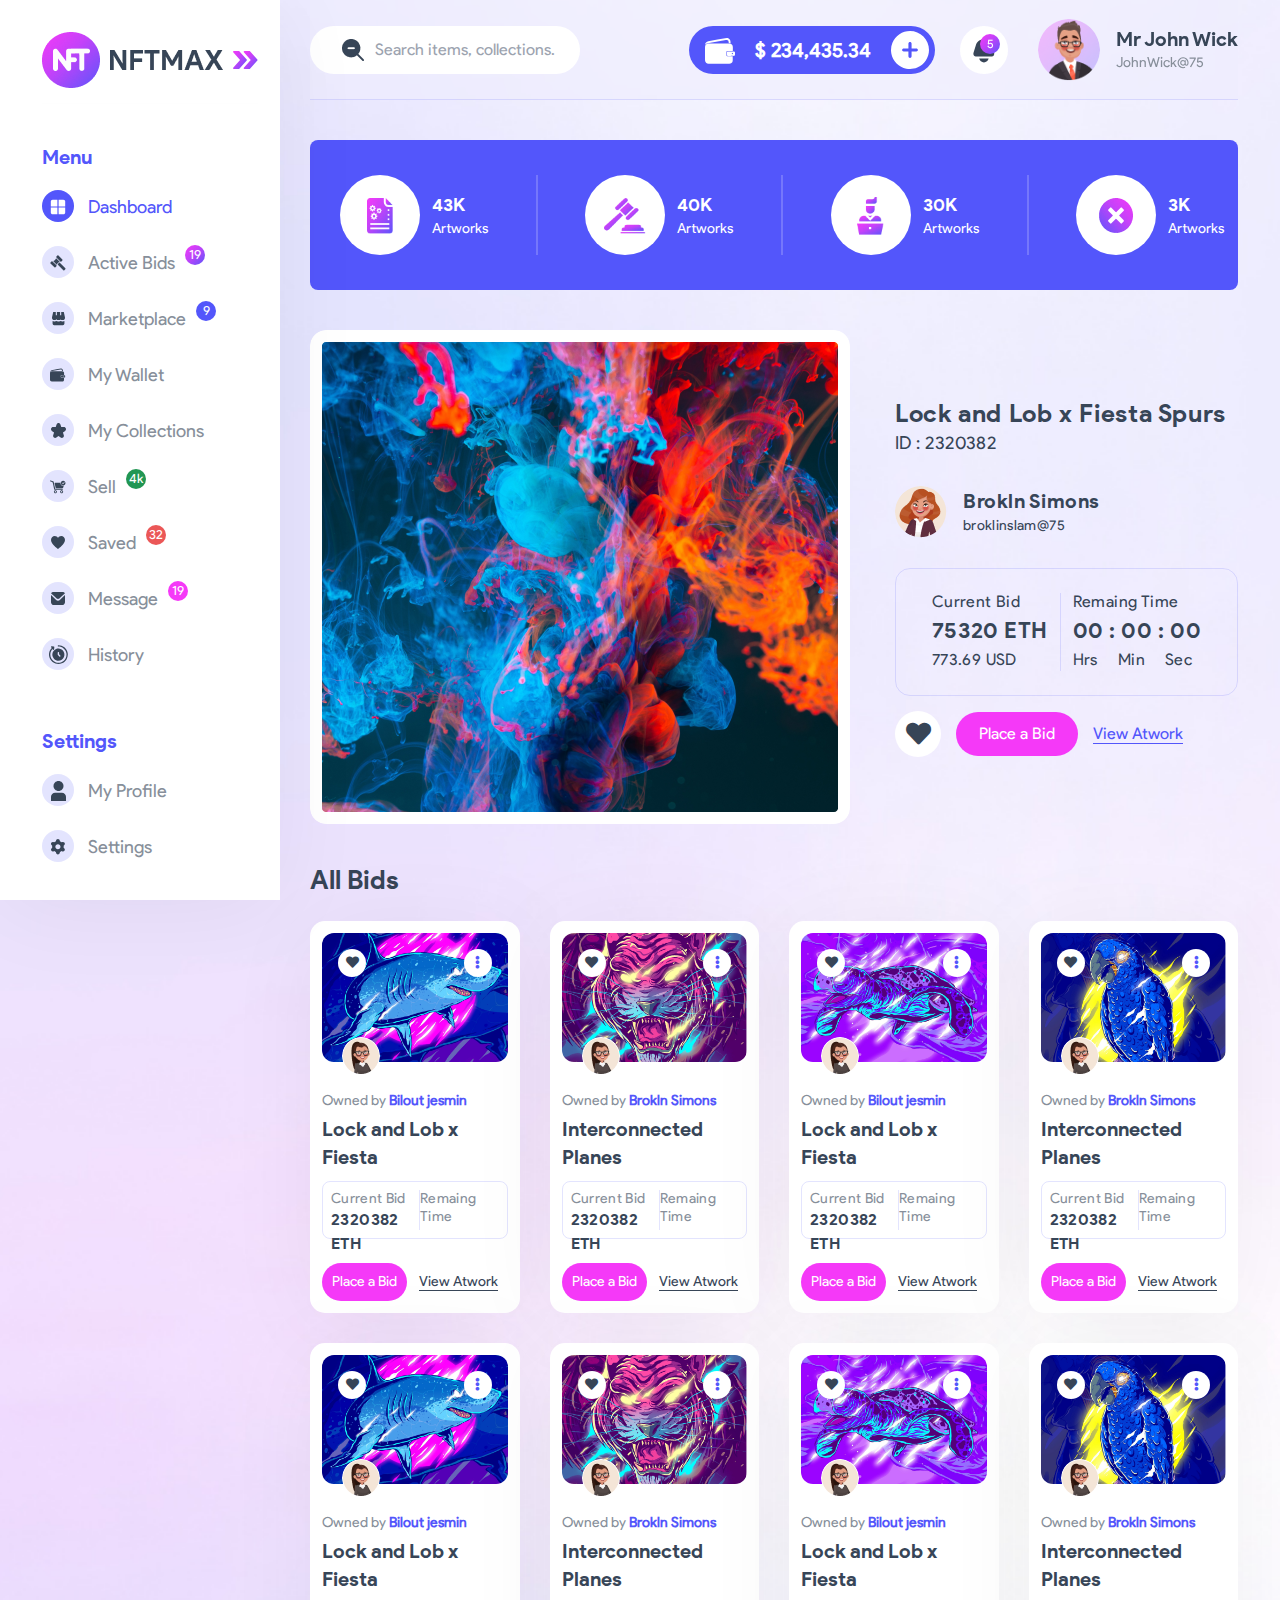
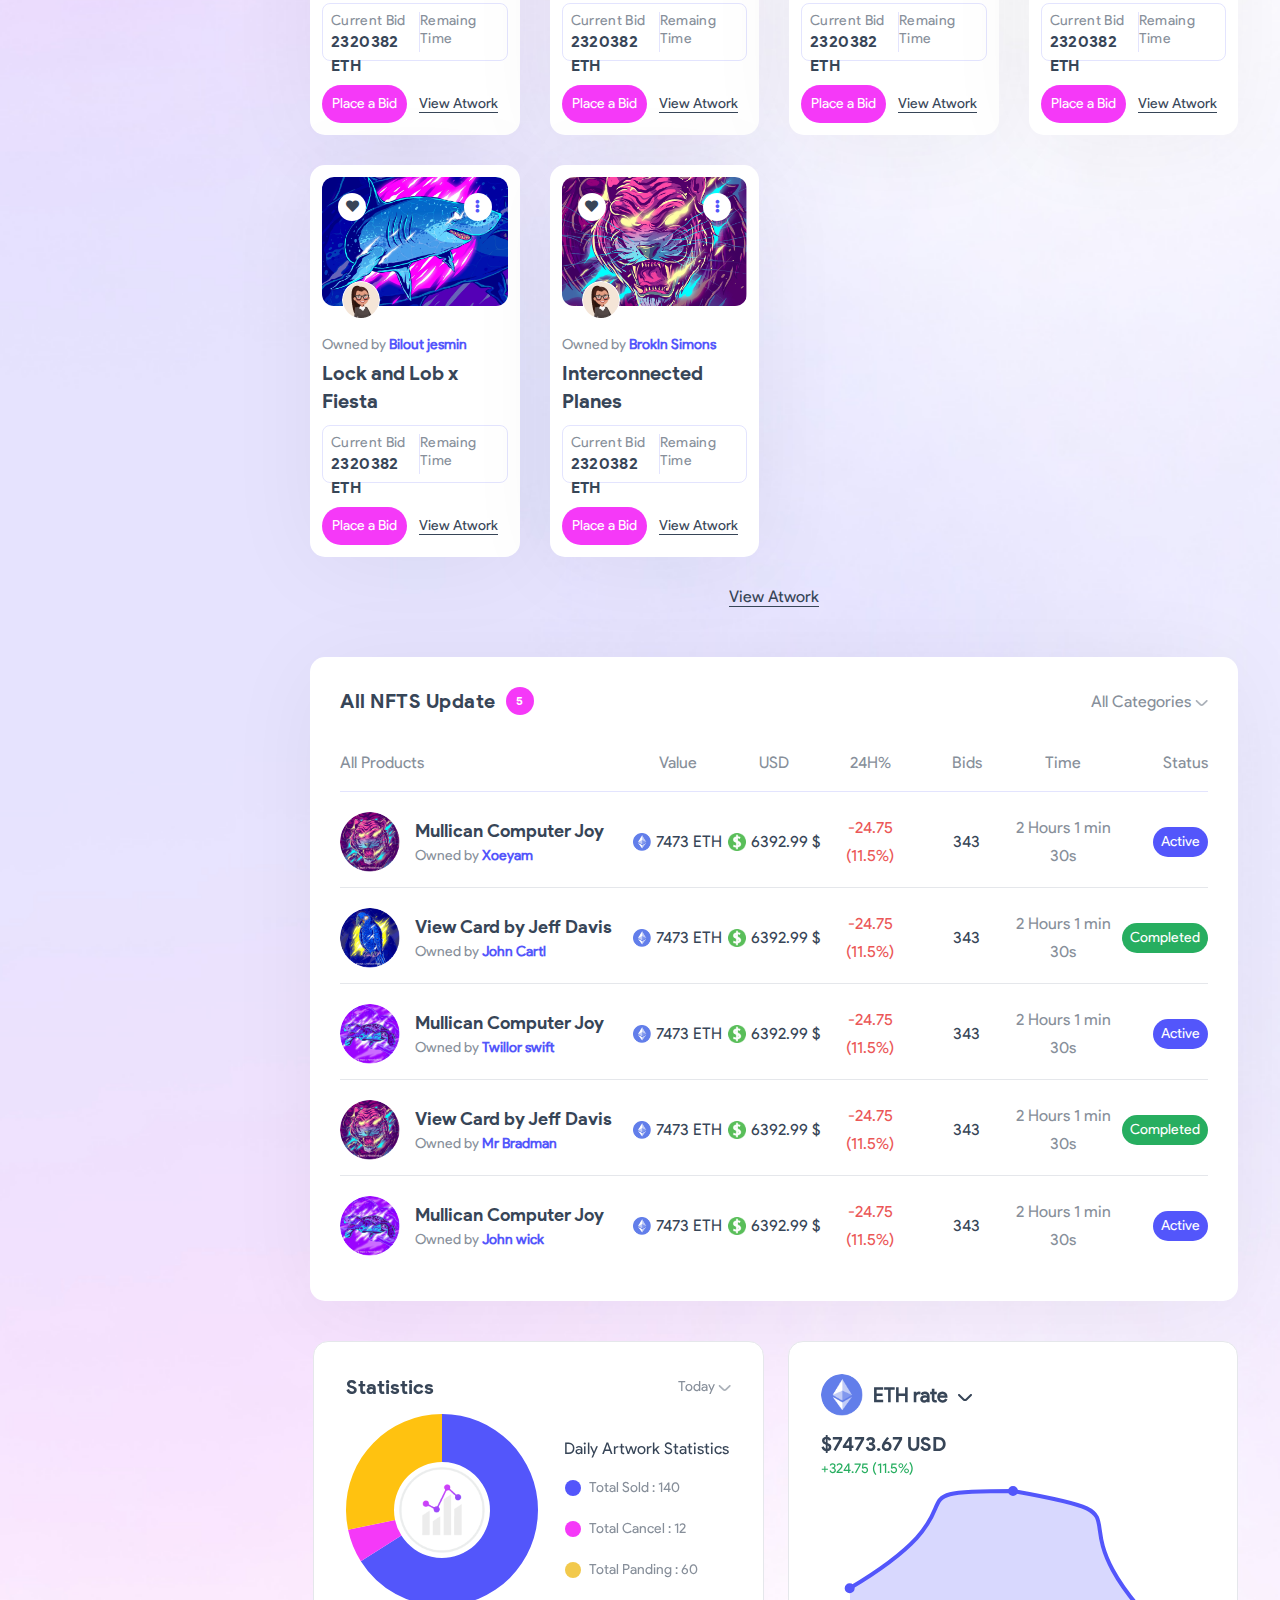
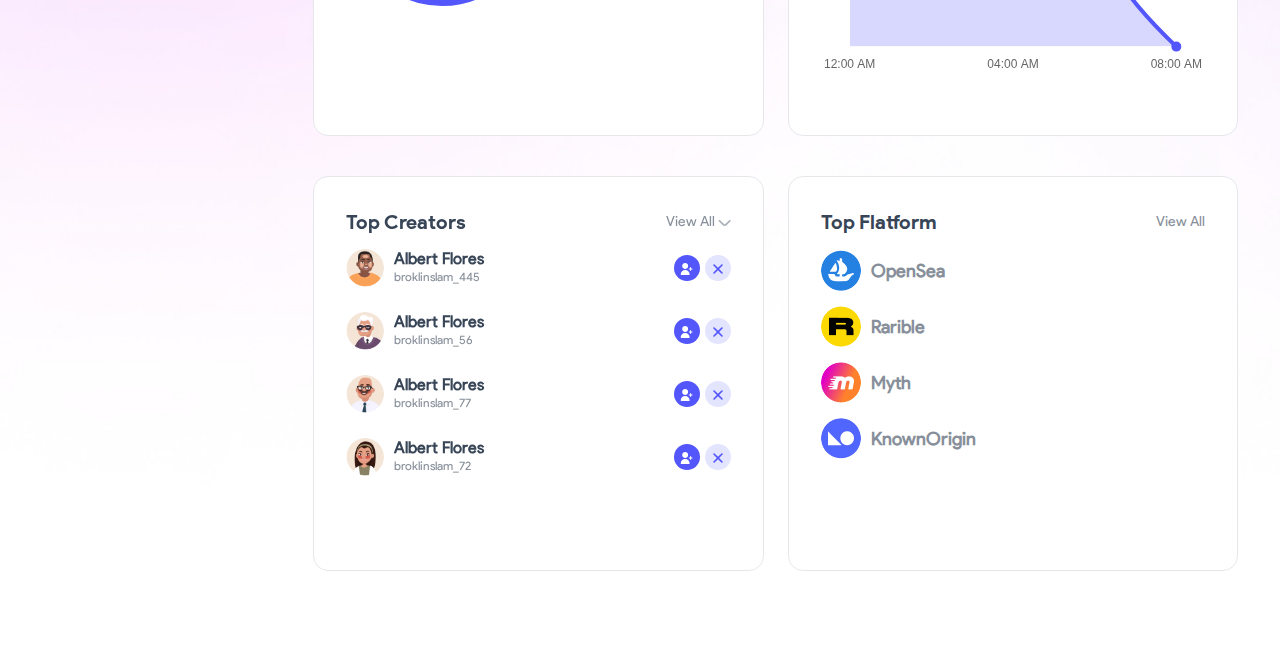
<file: active-bids.htm>
<!DOCTYPE html>
<html class="no-js" lang="zxx">
<head>

<meta charset="utf-8">
<meta http-equiv="X-UA-Compatible" content="IE=edge">
<meta name="keywords" content="Site keywords here">
<meta name="description" content="#">
<meta name="viewport" content="width=device-width, initial-scale=1, shrink-to-fit=no">

<title>NFT MAX - NFT Dashboard Template</title>

<link rel="icon" href="assets/img/favicon.png">

<link rel="stylesheet" href="assets/css/bootstrap.min.css">
<link rel="stylesheet" href="assets/css/font-awesome-all.min.css">
<link rel="stylesheet" href="assets/css/charts.min.css">
<link rel="stylesheet" href="assets/css/slickslider.min.css">
<link rel="stylesheet" href="assets/css/reset.css">
<link rel="stylesheet" href="assets/style.css">
</head>
<body>
<div class="body-bg" style="background-image:url('assets/img/body-bg.jpg')">

<div class="nftmax-smenu">

<div class="admin-menu">

<div class="logo">
<a href="">
<img class="nftmax-logo__main" src="assets/img/logo-white.png" alt="#">
</a>
<div class="nftmax__sicon close-icon"><img src="assets/img/menu-toggle.svg" alt="#"></div>
</div>

<div class="admin-menu__one">
<h4 class="admin-menu__title nftmax-scolor">Menu</h4>

<div class="menu-bar">
<ul class="menu-bar__one">
<li class="active"><a href=""><span class="menu-bar__text"><span class="nftmax-menu-icon nftmax-svg-icon__v1"><svg class="nftmax-svg-icon" xmlns="http://www.w3.org/2000/svg" width="16" height="16" viewBox="0 0 16 16"><path d="M0.800781 2.60005V7.40005H7.40078V0.800049H2.60078C2.12339 0.800049 1.66555 0.989691 1.32799 1.32726C0.990424 1.66482 0.800781 2.12266 0.800781 2.60005H0.800781Z"></path><path d="M13.4016 0.800049H8.60156V7.40005H15.2016V2.60005C15.2016 2.12266 15.0119 1.66482 14.6744 1.32726C14.3368 0.989691 13.879 0.800049 13.4016 0.800049V0.800049Z"></path><path d="M0.800781 13.4001C0.800781 13.8775 0.990424 14.3353 1.32799 14.6729C1.66555 15.0105 2.12339 15.2001 2.60078 15.2001H7.40078V8.6001H0.800781V13.4001Z"></path><path d="M8.60156 15.2001H13.4016C13.879 15.2001 14.3368 15.0105 14.6744 14.6729C15.0119 14.3353 15.2016 13.8775 15.2016 13.4001V8.6001H8.60156V15.2001Z"></path></svg></span><span class="menu-bar__name">Dashboard</span></span></a></li>
<li><a href="active-bids.htm"><span class="menu-bar__text"><span class="nftmax-menu-icon nftmax-svg-icon__v2"><svg class="nftmax-svg-icon" viewBox="0 0 16 16" xmlns="http://www.w3.org/2000/svg"><path d="M8.40093 8.39892C8.07534 8.74593 7.8023 9.13874 7.59052 9.56484L13.3422 15.3165C13.4732 15.4475 13.651 15.5211 13.8362 15.5211C14.0215 15.5211 14.1992 15.4475 14.3303 15.3165L15.3185 14.3283C15.3834 14.2634 15.4349 14.1864 15.47 14.1016C15.5052 14.0168 15.5232 13.9259 15.5232 13.8342C15.5232 13.7424 15.5052 13.6515 15.47 13.5667C15.4349 13.482 15.3834 13.4049 15.3185 13.34L9.56685 7.5899C9.13999 7.79984 8.74699 8.07254 8.40093 8.39892Z"></path><path d="M4.94216 4.94003C4.41373 5.43043 3.80202 5.8226 3.1358 6.09809L6.74747 9.70976C7.02543 9.04469 7.41799 8.43359 7.90728 7.90427C8.43576 7.4139 9.04746 7.02168 9.71363 6.74604L6.10179 3.13507C5.82373 3.79989 5.43125 4.41079 4.94216 4.94003Z"></path><path d="M7.4116 0.494075L6.42351 1.48216C6.15066 1.75501 6.15066 2.19739 6.42351 2.47024L10.3758 6.42256C10.6487 6.69541 11.0911 6.69541 11.3639 6.42256L12.352 5.43448C12.6249 5.16163 12.6249 4.71925 12.352 4.4464L8.39968 0.494075C8.12683 0.221224 7.68445 0.221224 7.4116 0.494075Z"></path><path d="M1.48209 6.42236L0.49401 7.41044C0.221159 7.68329 0.221159 8.12567 0.49401 8.39852L4.44633 12.3508C4.71919 12.6237 5.16156 12.6237 5.43441 12.3508L6.4225 11.3628C6.69535 11.0899 6.69535 10.6475 6.4225 10.3747L2.47017 6.42236C2.19732 6.14951 1.75494 6.14951 1.48209 6.42236Z"></path></svg></span><span class="menu-bar__name">Active Bids</span><span class="menu-bar__count nft-gr-primary">19</span></span></a></li>
<li><a href="market-place.htm"><span class="menu-bar__text"><span class="nftmax-menu-icon nftmax-svg-icon__v3"><svg class="nftmax-svg-icon" viewBox="0 0 13 14" xmlns="http://www.w3.org/2000/svg"><path d="M10.2704 9.42604C9.70288 9.42584 9.14549 9.27516 8.65433 8.98917C8.16317 9.27516 7.60578 9.42584 7.03831 9.42604H5.96096C5.39271 9.42532 4.83491 9.27227 4.34494 8.98267C3.85499 9.27232 3.29717 9.42537 2.72891 9.42604H2.19024C1.62228 9.42585 1.06457 9.27377 0.574219 8.98538V11.5942C0.574219 12.0254 0.744478 12.439 1.04754 12.744C1.3506 13.0489 1.76165 13.2202 2.19024 13.2202H10.809C11.2376 13.2202 11.6487 13.0489 11.9517 12.744C12.2548 12.439 12.425 12.0254 12.425 11.5942V8.98592C11.9346 9.27391 11.3769 9.42578 10.809 9.42604H10.2704Z"></path><path d="M9.20833 0V3.24641H8.125V0H4.875V3.24641H3.79167V0H1.19167L0.013 5.29327L0 5.95175C0 6.52575 0.228273 7.07624 0.634602 7.48212C1.04093 7.888 1.59203 8.11602 2.16667 8.11602H2.70833C3.01703 8.11503 3.32189 8.04774 3.60227 7.91872C3.88264 7.78971 4.13197 7.60198 4.33333 7.36827C4.5347 7.60198 4.78402 7.78971 5.0644 7.91872C5.34477 8.04774 5.64964 8.11503 5.95833 8.11602H7.04167C7.34923 8.11618 7.65329 8.05077 7.93352 7.92415C8.21375 7.79753 8.4637 7.61263 8.66667 7.38179C8.86963 7.61263 9.11958 7.79753 9.39981 7.92415C9.68004 8.05077 9.9841 8.11618 10.2917 8.11602H10.8333C11.408 8.11602 11.9591 7.888 12.3654 7.48212C12.7717 7.07624 13 6.52575 13 5.95175V5.41068L11.8083 0H9.20833Z"></path></svg></span><span class="menu-bar__name">Marketplace</span><span class="menu-bar__count ntfmax__bgc--2">9</span></span></a></li>
<li><a href="my-wallet.htm"><span class="menu-bar__text"><span class="nftmax-menu-icon nftmax-svg-icon__v4"><svg class="nftmax-svg-icon" viewBox="0 0 16 13" xmlns="http://www.w3.org/2000/svg"><path d="M14.0764 6.57306C13.201 6.57306 12.4115 6.56813 11.6219 6.57503C10.998 6.57996 10.8122 6.76339 10.8031 7.37187C10.7981 7.74959 10.7971 8.12828 10.8062 8.506C10.8183 9.04051 11.0303 9.25353 11.5745 9.25945C12.3812 9.26734 13.1879 9.26142 14.0016 9.26142C14.0016 10.1164 14.0905 10.9547 13.9754 11.7663C13.8704 12.5099 13.1172 12.9902 12.2933 12.9922C8.78993 13.0011 5.28652 13.003 1.7831 12.9912C0.778516 12.9873 0.0192745 12.2476 0.0122071 11.2713C-0.00394697 9.0346 -0.00394697 6.79889 0.0122071 4.56221C0.0192745 3.57602 0.773468 2.84623 1.78108 2.84327C5.2845 2.83341 8.78791 2.8344 12.2913 2.84327C13.3131 2.84525 14.0481 3.55333 14.0743 4.54249C14.0905 5.19633 14.0764 5.85215 14.0764 6.57306Z"></path><path d="M12.8989 2.62038C12.7232 2.62038 12.5758 2.61052 12.4294 2.62235C12.0619 2.65095 11.9468 2.50697 11.9498 2.13714C11.9559 1.16772 11.5136 0.8403 10.5545 1.01486C7.72955 1.52866 4.90561 2.04247 2.07764 2.53852C1.30931 2.67265 0.558145 2.80578 0.0351562 3.54839C0.0927052 2.58093 0.718676 1.86693 1.70912 1.68152C4.7784 1.10854 7.85171 0.557262 10.9281 0.0227454C11.6085 -0.0955978 12.1295 0.258446 12.5162 0.783101C12.9221 1.3334 12.9746 1.95963 12.8989 2.62038Z"></path><path d="M13.0971 9.03944C12.5933 9.03944 12.0895 9.03747 11.5857 9.04043C11.2142 9.0424 11.0234 8.87475 11.0274 8.50394C11.0314 8.11045 11.0304 7.71696 11.0284 7.32347C11.0264 6.9566 11.2061 6.78895 11.5867 6.79191C12.5944 6.7998 13.602 6.80177 14.6106 6.79289C14.9922 6.78994 15.1699 6.95364 15.1669 7.32248C15.1628 7.71597 15.1618 8.10946 15.1659 8.50295C15.1699 8.87179 14.9872 9.0424 14.6106 9.03747C14.1068 9.03155 13.603 9.0355 13.0992 9.0355C13.0971 9.03648 13.0971 9.03846 13.0971 9.03944ZM13.8645 7.42406C13.6848 7.64299 13.4788 7.79191 13.502 7.88856C13.5373 8.03451 13.7322 8.14398 13.8594 8.26824C13.9755 8.14891 14.1674 8.03944 14.1845 7.90828C14.1997 7.79092 14.023 7.6499 13.8645 7.42406Z"></path></svg></span><span class="menu-bar__name">My Wallet</span></span></a></li>
<li><a href="my-collection.htm"><span class="menu-bar__text"><span class="nftmax-menu-icon nftmax-svg-icon__v5"><svg class="nftmax-svg-icon" viewBox="0 0 15 15" xmlns="http://www.w3.org/2000/svg"><path d="M14.1755 7.88376L11.9493 9.56253L12.7948 12.266C12.9314 12.6853 12.9331 13.1389 12.7997 13.5593C12.6663 13.9797 12.4049 14.3444 12.0544 14.5988C11.7099 14.8615 11.2925 15.0022 10.8643 15C10.436 14.9978 10.02 14.8528 9.67807 14.5866L7.50125 12.9323L5.3238 14.5846C4.97996 14.8458 4.56476 14.9876 4.13792 14.9898C3.71108 14.9919 3.29457 14.8542 2.94827 14.5966C2.60197 14.3389 2.34373 13.9745 2.21066 13.5557C2.0776 13.1369 2.07657 12.6854 2.20772 12.266L3.05318 9.56253L0.826957 7.88376C0.483556 7.62452 0.22828 7.25987 0.0975914 6.84188C-0.0330973 6.4239 -0.0325136 5.97396 0.0992584 5.55633C0.23103 5.13871 0.487251 4.77476 0.831323 4.51648C1.17539 4.25819 1.58972 4.11878 2.01511 4.11815H4.74974L5.57957 1.44762C5.71006 1.02726 5.96649 0.660548 6.31187 0.400372C6.65724 0.140196 7.07372 0 7.50125 0C7.92878 0 8.34526 0.140196 8.69064 0.400372C9.03601 0.660548 9.29244 1.02726 9.42293 1.44762L10.2528 4.11815H12.9849C13.4103 4.11878 13.8246 4.25819 14.1687 4.51648C14.5127 4.77476 14.769 5.13871 14.9007 5.55633C15.0325 5.97396 15.0331 6.4239 14.9024 6.84188C14.7717 7.25987 14.5164 7.62452 14.173 7.88376H14.1755Z"></path></svg></span><span class="menu-bar__name">My Collections</span></span></a></li>
<li><a href="sell.htm"><span class="menu-bar__text"><span class="nftmax-menu-icon nftmax-svg-icon__v6"><svg class="nftmax-svg-icon" viewBox="0 0 16 13" xmlns="http://www.w3.org/2000/svg"><path d="M13.7481 5.26312C13.5414 5.97928 13.3729 6.66044 13.1345 7.31719C13.0759 7.47914 12.7927 7.65899 12.6104 7.66062C10.4807 7.68503 8.3509 7.67689 6.22115 7.67771C5.90621 7.67771 5.7052 7.52227 5.63277 7.22116C5.29585 5.81082 4.95567 4.4013 4.63422 2.9877C4.53656 2.56045 4.73106 2.29677 5.14285 2.29433C6.87872 2.28294 8.61377 2.28945 10.3928 2.28945C10.3716 3.2115 10.6231 4.01636 11.3205 4.63079C12.0049 5.23464 12.813 5.41531 13.7481 5.26312Z"></path><path d="M5.19379 8.17081C6.62692 8.17081 8.03482 8.17081 9.44271 8.17081C10.364 8.17081 11.286 8.16837 12.2072 8.17162C12.6361 8.17325 12.8803 8.36531 12.8917 8.69735C12.9039 9.04729 12.6524 9.25969 12.2056 9.25969C9.7658 9.26132 7.3268 9.26132 4.88699 9.25969C4.393 9.25888 4.25547 9.13925 4.14723 8.63957C3.68336 6.49598 3.21623 4.3524 2.76131 2.20718C2.70759 1.9549 2.60912 1.8133 2.34952 1.73354C1.75462 1.55125 1.17112 1.33152 0.584356 1.124C0.0911849 0.949842 -0.0911093 0.683725 0.0423561 0.34111C0.174194 0.00256369 0.46147 -0.0828867 0.929413 0.0798759C1.65859 0.332972 2.38126 0.605599 3.11694 0.834281C3.48804 0.949842 3.66545 1.15981 3.74439 1.53579C4.19362 3.66879 4.66075 5.79854 5.12218 7.92911C5.13683 7.9934 5.16043 8.05687 5.19379 8.17081Z"></path><path d="M10.7344 2.61573C10.7271 1.28596 11.8054 0.206025 13.1352 0.210094C14.4381 0.214164 15.5107 1.29654 15.5082 2.60596C15.5066 3.91213 14.4291 4.99125 13.1246 4.9945C11.82 4.99694 10.7417 3.92434 10.7344 2.61573ZM14.1402 1.55533C13.7089 2.01839 13.2849 2.47168 12.782 3.01124C12.5411 2.6849 12.3474 2.42285 12.1252 2.12174C11.9022 2.35612 11.7549 2.50993 11.6589 2.61084C12.0666 3.03159 12.4564 3.43442 12.817 3.80552C13.4013 3.21958 14.0027 2.61654 14.6554 1.96223C14.5488 1.8776 14.421 1.77587 14.2932 1.67414C14.2533 1.64241 14.2118 1.61067 14.1402 1.55533Z"></path><path d="M11.6107 9.7032C12.4571 9.69506 13.1464 10.3599 13.1618 11.1998C13.1781 12.0535 12.4847 12.7542 11.6245 12.7542C10.7847 12.7542 10.097 12.0714 10.0938 11.2348C10.0913 10.3933 10.7668 9.71134 11.6107 9.7032ZM12.3024 11.2234C12.3008 10.8523 12.0103 10.552 11.6441 10.5439C11.2648 10.5349 10.9483 10.8482 10.9507 11.2307C10.9531 11.5978 11.2486 11.9029 11.6107 11.9119C11.9899 11.9217 12.3041 11.6091 12.3024 11.2234Z"></path><path d="M5.41555 12.7526C4.57082 12.7461 3.8921 12.0665 3.89454 11.2291C3.89698 10.364 4.58221 9.69181 5.45218 9.70239C6.29122 9.71216 6.96506 10.4039 6.95448 11.2454C6.94471 12.0877 6.25867 12.7591 5.41555 12.7526ZM6.1016 11.2299C6.10241 10.845 5.78828 10.5349 5.40579 10.5447C5.04527 10.5536 4.73846 10.8661 4.73765 11.2234C4.73683 11.5831 5.0412 11.8981 5.40009 11.9103C5.78014 11.9241 6.10079 11.6132 6.1016 11.2299Z"></path></svg></span><span class="menu-bar__name">Sell</span><span class="menu-bar__count ntfmax__bgc--6">4k</span></span></a></li>
<li><a href="all-saved.htm"><span class="menu-bar__text"><span class="nftmax-menu-icon nftmax-svg-icon__v7"><svg class="nftmax-svg-icon" viewBox="0 0 14 13" xmlns="http://www.w3.org/2000/svg"><path d="M3.79296 0C4.44956 0.010169 5.09184 0.192671 5.65493 0.529075C6.21803 0.86548 6.682 1.34387 7 1.91595C7.318 1.34387 7.78197 0.86548 8.34507 0.529075C8.90816 0.192671 9.55044 0.010169 10.207 0C11.2537 0.0452807 12.2399 0.501197 12.9501 1.26814C13.6602 2.03509 14.0367 3.05073 13.9972 4.09316C13.9972 8.02666 7.60875 12.5698 7.33703 12.7625L7 13L6.66297 12.7625C6.39125 12.5709 0.00282288 8.02666 0.00282288 4.09316C-0.0366831 3.05073 0.339771 2.03509 1.04994 1.26814C1.76011 0.501197 2.74626 0.0452807 3.79296 0Z"></path></svg></span><span class="menu-bar__name">Saved</span><span class="menu-bar__count ntfmax__bgc--7">32</span></span></a></li>
<li><a href="message.htm"><span class="menu-bar__text"><span class="nftmax-menu-icon nftmax-svg-icon__v8"><svg class="nftmax-svg-icon" viewBox="0 0 14 13" xmlns="http://www.w3.org/2000/svg"><path d="M13.9729 3L9.06236 7.82172C7.92242 8.93841 6.07703 8.93841 4.93709 7.82172L0.0267964 3C0.0185934 3.09048 0 3.17238 0 3.26232V10.1359C0.00191403 11.7168 1.30673 12.9981 2.9167 13H11.0833C12.6933 12.9981 13.9981 11.7168 14 10.1359V3.26232C13.9997 3.17238 13.9811 3.09048 13.9729 3Z"></path><path d="M8.31954 6.50593L14 1.35845C13.4403 0.517707 12.4369 0.00264136 11.353 0H2.64666C1.5631 0.00264136 0.559417 0.517707 0 1.35845L5.68046 6.50593C6.40983 7.16469 7.58988 7.16469 8.31954 6.50593Z"></path></svg></span><span class="menu-bar__name">Message</span><span class="menu-bar__count  ntfmax__bgc--3">19</span></span></a></li>
<li><a href="history.htm"><span class="menu-bar__text"><span class="nftmax-menu-icon nftmax-svg-icon__v9"><svg class="nftmax-svg-icon" viewBox="0 0 19 19" xmlns="http://www.w3.org/2000/svg"><path d="M9.37855 15.6715C10.5752 15.6715 11.745 15.3166 12.74 14.6518C13.7349 13.987 14.5104 13.042 14.9684 11.9365C15.4263 10.8309 15.5461 9.61436 15.3127 8.4407C15.0792 7.26704 14.503 6.18896 13.6568 5.3428C12.8107 4.49664 11.7326 3.92039 10.5589 3.68694C9.38526 3.45348 8.16873 3.5733 7.06316 4.03124C5.9576 4.48918 5.01266 5.26467 4.34783 6.25966C3.683 7.25464 3.32816 8.42442 3.32816 9.62107C3.33057 11.225 3.9688 12.7625 5.10295 13.8967C6.23709 15.0308 7.77463 15.669 9.37855 15.6715ZM8.70628 7.60428C8.70628 7.42598 8.77711 7.25499 8.90318 7.12891C9.02926 7.00284 9.20025 6.93201 9.37855 6.93201C9.55684 6.93201 9.72784 7.00284 9.85391 7.12891C9.97999 7.25499 10.0508 7.42598 10.0508 7.60428V9.33872L11.2811 10.569C11.4068 10.6957 11.4772 10.8672 11.4768 11.0457C11.4765 11.2243 11.4054 11.3954 11.2791 11.5216C11.1529 11.6479 10.9817 11.719 10.8032 11.7193C10.6246 11.7197 10.4532 11.6493 10.3264 11.5236L8.90124 10.0984C8.7779 9.96987 8.70818 9.79918 8.70628 9.62107V7.60428Z"></path><path d="M9.37854 0.209365C9.20024 0.209365 9.02925 0.280193 8.90317 0.406267C8.7771 0.532342 8.70627 0.703335 8.70627 0.881631C8.70627 1.05993 8.7771 1.23092 8.90317 1.35699C9.02925 1.48307 9.20024 1.5539 9.37854 1.5539C11.2605 1.54612 13.0865 2.19384 14.5428 3.38583C15.9992 4.57782 16.9951 6.23969 17.3595 8.08605C17.7239 9.93241 17.4341 11.848 16.5398 13.504C15.6455 15.1599 14.2026 16.4528 12.4588 17.1606C10.715 17.8685 8.77918 17.9471 6.98374 17.3829C5.1883 16.8188 3.64531 15.6471 2.61973 14.0691C1.59415 12.4911 1.15 10.6053 1.36354 8.73548C1.57707 6.86565 2.43498 5.12852 3.78993 3.82239L3.74435 4.17009C3.72117 4.3469 3.76918 4.52568 3.87782 4.6671C3.98646 4.80852 4.14682 4.90099 4.32364 4.92417C4.50045 4.94734 4.67924 4.89933 4.82065 4.7907C4.96207 4.68206 5.05454 4.52169 5.07772 4.34487L5.33936 2.34515C5.35537 2.16962 5.30457 1.99451 5.19711 1.8548C5.08964 1.71508 4.93343 1.62105 4.75967 1.59148L2.75995 1.33003C2.6712 1.31592 2.58053 1.31974 2.49328 1.34127C2.40604 1.3628 2.324 1.40161 2.25201 1.45539C2.18002 1.50917 2.11954 1.57684 2.07415 1.6544C2.02876 1.73195 1.99938 1.81782 1.98775 1.90693C1.97612 1.99603 1.98247 2.08657 2.00643 2.17318C2.03038 2.25979 2.07146 2.34071 2.12723 2.41118C2.183 2.48164 2.25233 2.5402 2.33112 2.58341C2.40991 2.62662 2.49657 2.65359 2.58597 2.66273L3.00459 2.71759C1.3997 4.20681 0.365311 6.20977 0.0800858 8.38051C-0.20514 10.5512 0.27671 12.7534 1.44241 14.6067C2.6081 16.46 4.38444 17.8479 6.4646 18.5308C8.54476 19.2138 10.7981 19.1487 12.8354 18.347C14.8728 17.5453 16.5661 16.0573 17.623 14.1399C18.6799 12.2225 19.034 9.99617 18.6241 7.84549C18.2142 5.69482 17.0661 3.75482 15.378 2.3606C13.6899 0.966386 11.5679 0.205498 9.37854 0.209365Z"></path></svg></span><span class="menu-bar__name">History</span></span></a></li>
</ul>
</div>

</div>
<div class="admin-menu__two mg-top-50">
<h4 class="admin-menu__title nftmax-scolor">Settings</h4>

<div class="menu-bar">
<ul class="menu-bar__one">
<li><a href="my-profile.htm"><span class="menu-bar__text"><span class="nftmax-menu-icon nftmax-svg-icon__v10"><svg class="nftmax-svg-icon" viewBox="0 0 15 20" xmlns="http://www.w3.org/2000/svg"><path d="M10.8692 11.6667H4.13085C3.03569 11.668 1.98576 12.1036 1.21136 12.878C0.436961 13.6524 0.00132319 14.7023 0 15.7975V20H15.0001V15.7975C14.9987 14.7023 14.5631 13.6524 13.7887 12.878C13.0143 12.1036 11.9644 11.668 10.8692 11.6667Z"></path><path d="M7.49953 10C10.261 10 12.4995 7.76145 12.4995 5.00002C12.4995 2.23858 10.261 0 7.49953 0C4.7381 0 2.49951 2.23858 2.49951 5.00002C2.49951 7.76145 4.7381 10 7.49953 10Z"></path></svg></span><span class="menu-bar__name">My Profile</span> </span></a></li>
<li><a href="setting.htm"><span class="menu-bar__text"><span class="nftmax-menu-icon nftmax-svg-icon__v11"><svg class="nftmax-svg-icon" viewBox="0 0 14 16" xmlns="http://www.w3.org/2000/svg"><path d="M0.259306 11.548C0.789972 12.469 1.96681 12.7854 2.88783 12.2548C2.88846 12.2544 2.88906 12.254 2.88969 12.2537L3.17517 12.0888C3.71408 12.5499 4.33352 12.9074 5.00231 13.1435V13.4727C5.00231 14.5356 5.86402 15.3973 6.92698 15.3973C7.98993 15.3973 8.85164 14.5356 8.85164 13.4727V13.1435C9.52052 12.9071 10.14 12.5491 10.6788 12.0875L10.9656 12.253C11.8868 12.7845 13.0645 12.4686 13.5959 11.5473C14.1274 10.6261 13.8115 9.44842 12.8902 8.91694L12.6054 8.75271C12.7336 8.05499 12.7336 7.33974 12.6054 6.64199L12.8902 6.47776C13.8114 5.94628 14.1274 4.76863 13.5959 3.84738C13.0645 2.92615 11.8868 2.61018 10.9656 3.14165L10.6801 3.30654C10.1406 2.84604 9.52076 2.48913 8.85164 2.25378V1.92467C8.85164 0.861709 7.98993 0 6.92698 0C5.86402 0 5.00231 0.861709 5.00231 1.92467V2.25378C4.33343 2.49025 3.71396 2.84823 3.17517 3.30979L2.8884 3.14364C1.96715 2.61213 0.789491 2.92811 0.258013 3.84933C-0.273465 4.77055 0.0424806 5.94824 0.963734 6.47972L1.24858 6.64394C1.12035 7.34166 1.12035 8.05692 1.24858 8.75467L0.963734 8.9189C0.0450368 9.45179 -0.269887 10.6272 0.259306 11.548ZM6.92698 5.13245C8.34425 5.13245 9.49319 6.28139 9.49319 7.69866C9.49319 9.11594 8.34425 10.2649 6.92698 10.2649C5.5097 10.2649 4.36077 9.11594 4.36077 7.69866C4.36077 6.28139 5.5097 5.13245 6.92698 5.13245Z"></path></svg></span><span class="menu-bar__name">Settings</span></span></a></li>
</ul>
</div>

</div>

<div class="logout-button">
<a class="nftmax-btn primary" data-bs-toggle="modal" data-bs-target="#logout_modal"><div class="logo-button__icon"><img src="assets/img/logout.png" alt="#"></div><span class="menu-bar__name">Signout</span></a>
</div>
</div>

</div>


<div class="nftmax-preview__modal modal fade" id="logout_modal" tabindex="-1" aria-labelledby="logoutmodal" aria-hidden="true">
<div class="modal-dialog modal-dialog-centered nftmax-close__modal-close">
<div class="modal-content nftmax-preview__modal-content">
<div class="modal-header nftmax__modal__header">
<h4 class="modal-title nftmax-preview__modal-title" id="logoutmodal">Confirm</h4>
<button type="button" class="nftmax-preview__modal--close btn-close" data-bs-dismiss="modal" aria-label="Close"><svg width="36" height="36" viewBox="0 0 36 36" fill="none" xmlns="http://www.w3.org/2000/svg"><path d="M36 16.16C36 17.4399 36 18.7199 36 20.0001C35.7911 20.0709 35.8636 20.2554 35.8385 20.4001C34.5321 27.9453 30.246 32.9248 22.9603 35.2822C21.9006 35.6251 20.7753 35.7657 19.6802 35.9997C18.4003 35.9997 17.1204 35.9997 15.8401 35.9997C15.5896 35.7086 15.2189 35.7732 14.9034 35.7093C7.77231 34.2621 3.08728 30.0725 0.769671 23.187C0.435002 22.1926 0.445997 21.1199 0 20.1599C0 18.7198 0 17.2798 0 15.8398C0.291376 15.6195 0.214408 15.2656 0.270759 14.9808C1.71321 7.69774 6.02611 2.99691 13.0428 0.700951C14.0118 0.383805 15.0509 0.386897 15.9999 0C17.2265 0 18.4532 0 19.6799 0C19.7156 0.124041 19.8125 0.136067 19.9225 0.146719C27.3 0.868973 33.5322 6.21922 35.3801 13.427C35.6121 14.3313 35.7945 15.2484 36 16.16ZM33.011 18.0787C33.0433 9.77105 26.3423 3.00309 18.077 2.9945C9.78479 2.98626 3.00344 9.658 2.98523 17.8426C2.96667 26.1633 9.58859 32.9601 17.7602 33.0079C26.197 33.0577 32.9787 26.4186 33.011 18.0787Z" fill="#374557" fill-opacity="0.6"></path><path d="M15.9309 18.023C13.9329 16.037 12.007 14.1207 10.0787 12.2072C9.60071 11.733 9.26398 11.2162 9.51996 10.506C9.945 9.32677 11.1954 9.0811 12.1437 10.0174C13.9067 11.7585 15.6766 13.494 17.385 15.2879C17.9108 15.8401 18.1633 15.7487 18.6375 15.258C20.3586 13.4761 22.1199 11.7327 23.8822 9.99096C24.8175 9.06632 26.1095 9.33639 26.4967 10.517C26.7286 11.2241 26.3919 11.7413 25.9133 12.2178C24.1757 13.9472 22.4477 15.6855 20.7104 17.4148C20.5228 17.6018 20.2964 17.7495 20.0466 17.9485C22.0831 19.974 24.0372 21.8992 25.9689 23.8468C26.9262 24.8119 26.6489 26.1101 25.4336 26.4987C24.712 26.7292 24.2131 26.3441 23.7455 25.8757C21.9945 24.1227 20.2232 22.3892 18.5045 20.6049C18.0698 20.1534 17.8716 20.2269 17.4802 20.6282C15.732 22.4215 13.9493 24.1807 12.1777 25.951C11.7022 26.4262 11.193 26.7471 10.4738 26.4537C9.31345 25.9798 9.06881 24.8398 9.98589 23.8952C11.285 22.5576 12.6138 21.2484 13.9387 19.9355C14.5792 19.3005 15.2399 18.6852 15.9309 18.023Z" fill="#374557" fill-opacity="0.6"></path></svg></button>
</div>
<div class="modal-body nftmax-modal__body modal-body nftmax-close__body">
<div class="nftmax-preview__close">
<div class="nftmax-preview__close-img"><img src="assets/img/close.png" alt="#"></div>
<h2 class="nftmax-preview__close-title">Are you sure you want to Logout <span>NETMAX admin Penal?</span></h2>
<div class="nftmax__item-button--group">
<a href="load-login.htm" class="nftmax__item-button--single nftmax-btn nftmax-btn__bordered bg radius " type="submit">Yes Logout
</a>
<button class="nftmax__item-button--single nftmax-btn nftmax-btn__bordered--plus radius" data-bs-dismiss="modal"><span class="ntfmax__btn-textgr">Not Now</span> </button>
</div>
</div>
</div>
</div>
</div>
</div>


<div class="nftmax-preview__modal modal fade" id="add_wallet" tabindex="-1" aria-labelledby="addWalletlLabel" aria-hidden="true">
<div class="modal-dialog modal-dialog-centered nftmax-followers__modal">
<div class="modal-content nftmax-preview__connect">
<div class="modal-header nftmax__modal__header">
<h4 class="modal-title nftmax-preview__modal-title" id="addWalletlLabel">Connect to a wallet</h4>
<button type="button" class="nftmax-preview__modal--close btn-close" data-bs-dismiss="modal" aria-label="Close"><svg width="36" height="36" viewBox="0 0 36 36" fill="none" xmlns="http://www.w3.org/2000/svg"><path d="M36 16.16C36 17.4399 36 18.7199 36 20.0001C35.7911 20.0709 35.8636 20.2554 35.8385 20.4001C34.5321 27.9453 30.246 32.9248 22.9603 35.2822C21.9006 35.6251 20.7753 35.7657 19.6802 35.9997C18.4003 35.9997 17.1204 35.9997 15.8401 35.9997C15.5896 35.7086 15.2189 35.7732 14.9034 35.7093C7.77231 34.2621 3.08728 30.0725 0.769671 23.187C0.435002 22.1926 0.445997 21.1199 0 20.1599C0 18.7198 0 17.2798 0 15.8398C0.291376 15.6195 0.214408 15.2656 0.270759 14.9808C1.71321 7.69774 6.02611 2.99691 13.0428 0.700951C14.0118 0.383805 15.0509 0.386897 15.9999 0C17.2265 0 18.4532 0 19.6799 0C19.7156 0.124041 19.8125 0.136067 19.9225 0.146719C27.3 0.868973 33.5322 6.21922 35.3801 13.427C35.6121 14.3313 35.7945 15.2484 36 16.16ZM33.011 18.0787C33.0433 9.77105 26.3423 3.00309 18.077 2.9945C9.78479 2.98626 3.00344 9.658 2.98523 17.8426C2.96667 26.1633 9.58859 32.9601 17.7602 33.0079C26.197 33.0577 32.9787 26.4186 33.011 18.0787Z" fill="#374557" fill-opacity="0.6"></path><path d="M15.9309 18.023C13.9329 16.037 12.007 14.1207 10.0787 12.2072C9.60071 11.733 9.26398 11.2162 9.51996 10.506C9.945 9.32677 11.1954 9.0811 12.1437 10.0174C13.9067 11.7585 15.6766 13.494 17.385 15.2879C17.9108 15.8401 18.1633 15.7487 18.6375 15.258C20.3586 13.4761 22.1199 11.7327 23.8822 9.99096C24.8175 9.06632 26.1095 9.33639 26.4967 10.517C26.7286 11.2241 26.3919 11.7413 25.9133 12.2178C24.1757 13.9472 22.4477 15.6855 20.7104 17.4148C20.5228 17.6018 20.2964 17.7495 20.0466 17.9485C22.0831 19.974 24.0372 21.8992 25.9689 23.8468C26.9262 24.8119 26.6489 26.1101 25.4336 26.4987C24.712 26.7292 24.2131 26.3441 23.7455 25.8757C21.9945 24.1227 20.2232 22.3892 18.5045 20.6049C18.0698 20.1534 17.8716 20.2269 17.4802 20.6282C15.732 22.4215 13.9493 24.1807 12.1777 25.951C11.7022 26.4262 11.193 26.7471 10.4738 26.4537C9.31345 25.9798 9.06881 24.8398 9.98589 23.8952C11.285 22.5576 12.6138 21.2484 13.9387 19.9355C14.5792 19.3005 15.2399 18.6852 15.9309 18.023Z" fill="#374557" fill-opacity="0.6"></path></svg></button>
</div>
<div class="modal-body nftmax-modal__body">

<ul class="nftmax-wallet__list">

<li class="nftmax-wallet__list-single">
<div class="nftmax-balance-info">
<div class="nftmax-balance__img"><img src="assets/img/wallet-1.png" alt="#"></div>
<h4 class="nftmax-balance-name">MetaMask</h4>
</div>
<a class="nftmax-btn nftmax-btn__bordered--plus radius" tabindex="-1" role="button" aria-disabled="true"><span class="ntfmax__btn-textgr">Connected</span></a>
</li>
<li class="nftmax-wallet__list-single">
<div class="nftmax-balance-info">
<div class="nftmax-balance__img"><img src="assets/img/wallet-2.png" alt="#"></div>
<h4 class="nftmax-balance-name">Coinbase Wallet</h4>
</div>
<a class="nftmax-btn nftmax-btn__bordered bg radius" tabindex="-1" role="button" aria-disabled="true">Connect</a>
</li>
<li class="nftmax-wallet__list-single">
<div class="nftmax-balance-info">
<div class="nftmax-balance__img"><img src="assets/img/wallet-3.png" alt="#"></div>
<h4 class="nftmax-balance-name">Bitski</h4>
</div>
<a class="nftmax-btn nftmax-btn__bordered--plus radius" tabindex="-1" role="button" aria-disabled="true"><span class="ntfmax__btn-textgr">Connected</span></a>
</li>
<li class="nftmax-wallet__list-single">
<div class="nftmax-balance-info">
<div class="nftmax-balance__img"><img src="assets/img/wallet-4.png" alt="#"></div>
<h4 class="nftmax-balance-name">WalletConnect</h4>
</div>
<a class="nftmax-btn nftmax-btn__bordered bg radius" tabindex="-1" role="button" aria-disabled="true">Connect</a>
</li>
</ul>
<div class="view-wallet__btn"><a href="my-wallet.htm">View All Wallet</a></div>
</div>
</div>
</div>
</div>


<header class="nftmax-header">
<div class="container">
<div class="row g-50">
<div class="col-12">

<div class="nftmax-header__inner">
<div class="nftmax__sicon close-icon d-xl-none"><img src="assets/img/menu-toggle.svg" alt="#"></div>
<div class="nftmax-header__left">

<div class="nftmax-header__form">
<form class="nftmax-header__form-inner" action="active-bids.htm#">
<button class="search-btn" type="submit"><img src="assets/img/search.png" alt="#"></button>
<input name="s" value type="text" placeholder="Search items, collections...">
</form>
</div>

</div>
<div class="nftmax-header__right">
<div class="nftmax-header__group">

<div class="nftmax-header__amount">
<div class="nftmax-amount__icon"><img src="assets/img/bag-icon.svg" alt="#"></div>
<div class="nftmax-amount__digit"><span>$</span> 234,435.34</div>
<div class="nftmax-header__plus"><a href="active-bids.htm#"><img src="assets/img/plus-icon.svg" alt="#"></a></div>

<div class="nftmax-balance">
<h3 class="nftmax-balance__title">Your Balance</h3>

<ul class="nftmax-balance_list">
<li>
<div class="nftmax-balance-info">
<div class="nftmax-balance__img"><img src="assets/img/wallet-1.png" alt="#"></div>
<h4 class="nftmax-balance-name">MetaMask</h4>
</div>
<div class="nftmax-balance-amount">
<h4 class="nftmax-balance-amount nftmax-scolor">75320 ETH <span class="nftmax-balance-usd">(773.69 USD)</span></h4>
</div>
</li>
<li>
<div class="nftmax-balance-info">
<div class="nftmax-balance__img"><img src="assets/img/wallet-2.png" alt="#"></div>
<h4 class="nftmax-balance-name">Coinbase Wallet</h4>
</div>
<div class="nftmax-balance-amount">
<h4 class="nftmax-balance-amount nftmax-scolor">75320 ETH <span class="nftmax-balance-usd">(773.69 USD)</span></h4>
</div>
</li>
<li>
<div class="nftmax-balance-info">
<div class="nftmax-balance__img"><img src="assets/img/wallet-3.png" alt="#"></div>
<h4 class="nftmax-balance-name">Bitski</h4>
</div>
<div class="nftmax-balance-amount">
<h4 class="nftmax-balance-amount nftmax-scolor">75320 ETH <span class="nftmax-balance-usd">(773.69 USD)</span></h4>
</div>
</li>
<li>
<div class="nftmax-balance-info">
<div class="nftmax-balance__img"><img src="assets/img/wallet-4.png" alt="#"></div>
<h4 class="nftmax-balance-name">WalletConnect</h4>
</div>
<div class="nftmax-balance-amount">
<h4 class="nftmax-balance-amount nftmax-scolor">75320 ETH <span class="nftmax-balance-usd">(773.69 USD)</span></h4>
</div>
</li>
</ul>

<div class="nftmax-balance__button" data-bs-toggle="modal" data-bs-target="#add_wallet"><a href="active-bids.htm#" class="nftmax-btn nftmax-btn__bordered bg radius">Add Money</a></div>
</div>

</div>

<div class="nftmax-header__group-two">
<div class="nftmax-header__right">
<div class="nftmax-header__alarm"><svg xmlns="http://www.w3.org/2000/svg" width="22" height="24" viewBox="0 0 22 24" fill="none"><path d="M3.27336 17.6123H18.3622C18.8266 17.6123 19.2841 17.5005 19.6961 17.2863C20.1081 17.072 20.4625 16.7617 20.7292 16.3815C20.9959 16.0014 21.1671 15.5626 21.2283 15.1023C21.2896 14.6419 21.239 14.1736 21.081 13.737L18.3323 6.13763C17.8629 4.44882 16.8532 2.96026 15.4577 1.89961C14.0621 0.838957 12.3576 0.264609 10.6048 0.264404V0.264404C8.78009 0.264376 7.00995 0.886604 5.58662 2.02836C4.16328 3.17011 3.17186 4.76311 2.77605 6.54435L0.511187 13.869C0.377839 14.3015 0.347861 14.7592 0.423665 15.2053C0.49947 15.6515 0.678939 16.0736 0.947633 16.4377C1.21633 16.8018 1.56674 17.0978 1.97069 17.3018C2.37463 17.5058 2.82082 17.6122 3.27336 17.6123Z" fill="#374557"></path><path d="M6.19531 19.5398C6.41651 20.6291 7.00751 21.6085 7.86817 22.312C8.72883 23.0154 9.80622 23.3997 10.9178 23.3997C12.0294 23.3997 13.1068 23.0154 13.9674 22.312C14.8281 21.6085 15.4191 20.6291 15.6403 19.5398H6.19531Z" fill="#374557"></path></svg><span class="nftmax-header__count">5</span>

<div class="nftmax-balance nftmax-alarm__hover">
<h3 class="nftmax-balance__title">Recent Notification</h3>

<ul class="nftmax-balance_list">
<li>
<div class="nftmax-balance-info">
<div class="nftmax-balance__img nftmax-alarm__default"><img src="assets/img/notify-1.png" alt="#"></div>
<div class="nftmax-alarm__content">
<h4 class="nftmax-balance-name">Your Account has been created <strong class="nftmax-balance__second">successfully done</strong></h4>
<p class="nftmax-alarm__text">2 min ago</p>
</div>
</div>
</li>
<li>
<div class="nftmax-balance-info">
<div class="nftmax-balance__img nftmax-alarm__default"><img src="assets/img/notify-2.png" alt="#"></div>
<div class="nftmax-alarm__content">
<h4 class="nftmax-balance-name">Thank you ! <strong class="nftmax-balance__second">you made your frast sell</strong></h4>
<p class="nftmax-alarm__text">2 min ago</p>
</div>
</div>
</li>
<li>
<div class="nftmax-balance-info">
<div class="nftmax-balance__img nftmax-alarm__default"><img src="assets/img/notify-3.png" alt="#"></div>
<div class="nftmax-alarm__content">
<h4 class="nftmax-balance-name">Broklan Simons <strong class="nftmax-balance__second">Start Following you</strong></h4>
<p class="nftmax-alarm__text">5 hours ago</p>
</div>
</div>
</li>
<li>
<div class="nftmax-balance-info">
<div class="nftmax-balance__img nftmax-alarm__default"><img src="assets/img/notify-4.png" alt="#"></div>
<div class="nftmax-alarm__content">
<h4 class="nftmax-balance-name">Thank you ! <strong class="nftmax-balance__second">you made your frast sell</strong></h4>
<p class="nftmax-alarm__text">6 day ago</p>
</div>
</div>
</li>
<li>
<div class="nftmax-balance-info">
<div class="nftmax-balance__img nftmax-alarm__default"><img src="assets/img/notify-2.png" alt="#"></div>
<div class="nftmax-alarm__content">
<h4 class="nftmax-balance-name">Your Account has been created <strong class="nftmax-balance__second">successfully done</strong></h4>
<p class="nftmax-alarm__text">7 min ago</p>
</div>
</div>
</li>
</ul>

<div class="nftmax-balance__button"><a href="notification.htm" class="nftmax-balance__sell-all">See all Notification</a></div>
</div>

</div>
<div class="nftmax-header__author">
<div class="nftmax-header__author-img"><img src="assets/img/profile-pic.png" alt="#"></div>
<div class="nftmax-header__author-content">
<h4 class="nftmax-header__author-title">Mr John Wick</h4>
<p class="nftmax-header__author-text v1"><a href="active-bids.htm#">JohnWick@75</a></p>
</div>

<div class="nftmax-balance nftmax-profile__hover">
<h3 class="nftmax-balance__title">My Profile</h3>

<ul class="nftmax-balance_list">
<li>
<div class="nftmax-balance-info">
<div class="nftmax-balance__img nftmax-profile__img-one"><img src="assets/img/profile-1.png" alt="#"></div>
<h4 class="nftmax-balance-name"><a href="my-profile.htm">My Profile</a></h4>
</div>
</li>
<li>
<div class="nftmax-balance-info">
<div class="nftmax-balance__img nftmax-profile__img-two"><img src="assets/img/profile-2.png" alt="#"></div>
<h4 class="nftmax-balance-name"><a href="message.htm">Message</a><span class="nftmax-profile__count">19</span></h4>
</div>
</li>
<li>
<div class="nftmax-balance-info">
<div class="nftmax-balance__img nftmax-profile__img-three"><img src="assets/img/profile-3.png" alt="#"></div>
<h4 class="nftmax-balance-name"><a href="history.htm">History</a></h4>
</div>
</li>
<li>
<div class="nftmax-balance-info">
<div class="nftmax-balance__img nftmax-profile__img-four"><img src="assets/img/profile-4.png" alt="#"></div>
<h4 class="nftmax-balance-name"><a href="setting.htm">Setting</a></h4>
</div>
</li>
<li>
<div class="nftmax-balance-info">
<div class="nftmax-balance__img nftmax-profile__img-five"><img src="assets/img/profile-5.png" alt="#"></div>
<h4 class="nftmax-balance-name"><a href="load-login.htm">Log Out</a></h4>
</div>
</li>
</ul>
</div>

</div>
</div>
</div>
</div>
</div>
</div>
</div>
</div>
</div>
</header>
<section class="nftmax-adashboard nftmax-show">
<div class="container">
<div class="row">
<div class="col-lg-9 col-12 nftmax-main__column">
<div class="nftmax-body">

<div class="nftmax-dsinner">

<div class="nftmax-funfact mg-top-40">

<div class="nftmax-funfact__single">
<div class="nftmax-funfact__icon">
<img class="nftmax-funfact__img" src="assets/img/funfact-icon.png" alt="#">
</div>
<div class="nftmax-funfact__content">
<h3 class="nftmax-funfact__title"><b class="number">43</b><span>K</span></h3>
<p class="nftmax-funfact__text">Artworks</p>
</div>
</div>


<div class="nftmax-funfact__single">
<div class="nftmax-funfact__icon">
<img class="nftmax-funfact__img nftmax-funfact__img--v2" src="assets/img/funfact-icon-2.png" alt="#">
</div>
<div class="nftmax-funfact__content">
<h3 class="nftmax-funfact__title"><b class="number">40</b><span>K</span></h3>
<p class="nftmax-funfact__text">Artworks</p>
</div>
</div>


<div class="nftmax-funfact__single">
<div class="nftmax-funfact__icon">
<img class="nftmax-funfact__img  nftmax-funfact__img--v3" src="assets/img/funfact-icon-3.png" alt="#">
</div>
<div class="nftmax-funfact__content">
<h3 class="nftmax-funfact__title"><b class="number">30</b><span>K</span></h3>
<p class="nftmax-funfact__text">Artworks</p>
</div>
</div>


<div class="nftmax-funfact__single nftmax-funfact__single--v4">
<div class="nftmax-funfact__icon">
<img class="nftmax-funfact__img nftmax-funfact__img--v4" src="assets/img/funfact-icon-4.png" alt="#">
</div>
<div class="nftmax-funfact__content">
<h3 class="nftmax-funfact__title"><b class="number">3</b><span>K</span></h3>
<p class="nftmax-funfact__text">Artworks</p>
</div>
</div>

</div>


<div class="dashboard-banner dashboard-banner__active-bids  mg-top-40">
<div class="row">
<div class="col-12">
<div class="dashboard-banner__main">
<div class="dashboard-banner__column dashboard-banner__column--two order-top">
<div class="dashboard-banner__single-slider  order-top">
<img src="assets/img/active-bids-img.png" alt="#">
</div>
</div>
<div class="dashboard-banner__column dashboard-banner__column--one">

<div class="dashboard-banner__content">
<h2 class="dashboard-banner__title">Lock and Lob x Fiesta Spurs</h2>
<p class="dashboard-banner__text">ID : 2320382</p>
</div>
<div class="nftmax-header__author nftmax-header__author-two ">
<div class="nftmax-header__author-img"><img src="assets/img/profile-pic-2.png" alt="#"></div>
<div class="nftmax-header__author-content ">
<h4 class="nftmax-header__author-title nftmax-header__author-title--two">Brokln Simons</h4>
<p class="nftmax-header__author-text nftmax-header__author-text--two"><a href="active-bids.htm#">broklinslam@75</a></p>
</div>
</div>
<div class="dashboard-banner__bids">
<div class="dashboard-banner__bid">

<div class="dashboard-banner__group">
<p class="dashboard-banner__group-small">Current Bid</p>
<h3 class="dashboard-banner__group-title">75320 ETH</h3>
<p class="dashboard-banner__group-small">773.69 <span>USD</span></p>
</div>

<div class="dashboard-banner__middle-border"></div>

<div class="dashboard-banner__group">
<p class="dashboard-banner__group-small">Remaing Time</p>
<h3 class="dashboard-banner__group-title" data-countdown="2023/12/26"></h3>
<p class="dashboard-banner__group-small nftmax-timing"><span>Hrs</span> <span>Min</span> <span>Sec</span></p>
</div>

</div>
</div>

<div class="dashboard-banner__button">
<div class="dashboard-banner__single-btn">
<a class="dashboard-banner__heart"><i class="fa-solid fa-heart"></i></a>
</div>
<div class="dashboard-banner__single-btn">
<a class="dashboard-banner__btn"><a href="active-bids.htm" class="nftmax-btn nftmax-btn__secondary radius">Place a Bid</a></a>
</div>
<div class="dashboard-banner__single-btn">
<a class="dashboard-banner__btn"><a href="market-place.htm" class="nftmax-btn trs-white">View Atwork</a></a>
</div>
</div>

</div>
</div>
</div>
</div>
</div>

<div class="trending-action mg-top-40">
<h2 class="trending-action__heading mg-btm-20">All Bids</h2>
<div class="row nftmax-gap-sq30 trending-action__actives">
<div class="col-xxl-3 col-lg-3 col-md-6 col-12">

<div class="trending-action__single">

<div class="trending-action__head">
<div class="trending-action__button">
<a class="trending-action__btn heart-icon"><i class="fa-solid fa-heart"></i></a>
<a class="trending-action__btn"><i class="fa-solid fa-ellipsis-vertical"></i></a>
</div>
<img src="assets/img/trending-img-1.png" alt="#">
</div>

<div class="trending-action__body">
<div class="trending-action__author-meta">
<div class="trending-action__author-img"><img src="assets/img/author-pic.png" alt="#"></div>
<p class="trending-action__author-name">Owned by <a href="profile.html">Bilout jesmin</a></p>
</div>
<h2 class="trending-action__title"><a href="active-bids.htm">Lock and Lob x Fiesta </a></h2>
<div class="dashboard-banner__bid dashboard-banner__bid-v2">

<div class="dashboard-banner__group dashboard-banner__group-v2">
<p class="dashboard-banner__group-small">Current Bid</p>
<h3 class="dashboard-banner__group-title">2320382 ETH</h3>
</div>

<div class="dashboard-banner__middle-border"></div>

<div class="dashboard-banner__group dashboard-banner__group-v2">
<p class="dashboard-banner__group-small">Remaing Time</p>
<h3 class="dashboard-banner__group-title" id="CountDown" data-countdown="773.69"></h3>
</div>

</div>
</div>
<div class="dashboard-banner__button trending-action__bottom">
<a href="active-bids.htm" class="nftmax-btn nftmax-btn__secondary radius">Place a Bid</a>
<a href="market-place.htm" class="nftmax-btn trs-white">View Atwork</a>
</div>
</div>

</div>
<div class="col-xxl-3 col-lg-3 col-md-6 col-12">

<div class="trending-action__single">

<div class="trending-action__head">
<div class="trending-action__button">
<a class="trending-action__btn heart-icon"><i class="fa-solid fa-heart"></i></a>
<a class="trending-action__btn"><i class="fa-solid fa-ellipsis-vertical"></i></a>
</div>
<img src="assets/img/trending-img-2.png" alt="#">
</div>

<div class="trending-action__body">
<div class="trending-action__author-meta">
<div class="trending-action__author-img"><img src="assets/img/author-pic.png" alt="#"></div>
<p class="trending-action__author-name">Owned by <a href="profile.html">Brokln Simons</a></p>
</div>
<h2 class="trending-action__title"><a href="active-bids.htm">Interconnected Planes</a></h2>
<div class="dashboard-banner__bid dashboard-banner__bid-v2">

<div class="dashboard-banner__group dashboard-banner__group-v2">
<p class="dashboard-banner__group-small">Current Bid</p>
<h3 class="dashboard-banner__group-title">2320382 ETH</h3>
</div>

<div class="dashboard-banner__middle-border"></div>

<div class="dashboard-banner__group dashboard-banner__group-v2">
<p class="dashboard-banner__group-small">Remaing Time</p>
<h3 class="dashboard-banner__group-title" id="CountDown" data-countdown="773.69"></h3>
</div>

</div>
</div>
<div class="dashboard-banner__button trending-action__bottom">
<a href="active-bids.htm" class="nftmax-btn nftmax-btn__secondary radius">Place a Bid</a>
<a href="market-place.htm" class="nftmax-btn trs-white">View Atwork</a>
</div>
</div>

</div>
<div class="col-xxl-3 col-lg-3 col-md-6 col-12">

<div class="trending-action__single">

<div class="trending-action__head">
<div class="trending-action__button">
<a class="trending-action__btn heart-icon"><i class="fa-solid fa-heart"></i></a>
<a class="trending-action__btn"><i class="fa-solid fa-ellipsis-vertical"></i></a>
</div>
<img src="assets/img/trending-img-3.png" alt="#">
</div>

<div class="trending-action__body">
<div class="trending-action__author-meta">
<div class="trending-action__author-img"><img src="assets/img/author-pic.png" alt="#"></div>
<p class="trending-action__author-name">Owned by <a href="profile.html">Bilout jesmin</a></p>
</div>
<h2 class="trending-action__title"><a href="active-bids.htm">Lock and Lob x Fiesta </a></h2>
<div class="dashboard-banner__bid dashboard-banner__bid-v2">

<div class="dashboard-banner__group dashboard-banner__group-v2">
<p class="dashboard-banner__group-small">Current Bid</p>
<h3 class="dashboard-banner__group-title">2320382 ETH</h3>
</div>

<div class="dashboard-banner__middle-border"></div>

<div class="dashboard-banner__group dashboard-banner__group-v2">
<p class="dashboard-banner__group-small">Remaing Time</p>
<h3 class="dashboard-banner__group-title" id="CountDown" data-countdown="773.69"></h3>
</div>

</div>
</div>
<div class="dashboard-banner__button trending-action__bottom">
<a href="active-bids.htm" class="nftmax-btn nftmax-btn__secondary radius">Place a Bid</a>
<a href="market-place.htm" class="nftmax-btn trs-white">View Atwork</a>
</div>
</div>

</div>
<div class="col-xxl-3 col-lg-3 col-md-6 col-12">

<div class="trending-action__single">

<div class="trending-action__head">
<div class="trending-action__button">
<a class="trending-action__btn heart-icon"><i class="fa-solid fa-heart"></i></a>
<a class="trending-action__btn"><i class="fa-solid fa-ellipsis-vertical"></i></a>
</div>
<img src="assets/img/trending-img-4.png" alt="#">
</div>

<div class="trending-action__body">
<div class="trending-action__author-meta">
<div class="trending-action__author-img"><img src="assets/img/author-pic.png" alt="#"></div>
<p class="trending-action__author-name">Owned by <a href="profile.html">Brokln Simons</a></p>
</div>
<h2 class="trending-action__title"><a href="active-bids.htm">Interconnected Planes</a></h2>
<div class="dashboard-banner__bid dashboard-banner__bid-v2">

<div class="dashboard-banner__group dashboard-banner__group-v2">
<p class="dashboard-banner__group-small">Current Bid</p>
<h3 class="dashboard-banner__group-title">2320382 ETH</h3>
</div>

<div class="dashboard-banner__middle-border"></div>

<div class="dashboard-banner__group dashboard-banner__group-v2">
<p class="dashboard-banner__group-small">Remaing Time</p>
<h3 class="dashboard-banner__group-title" id="CountDown" data-countdown="773.69"></h3>
</div>

</div>
</div>
<div class="dashboard-banner__button trending-action__bottom">
<a href="active-bids.htm" class="nftmax-btn nftmax-btn__secondary radius">Place a Bid</a>
<a href="market-place.htm" class="nftmax-btn trs-white">View Atwork</a>
</div>
</div>

</div>
<div class="col-xxl-3 col-lg-3 col-md-6 col-12">

<div class="trending-action__single">

<div class="trending-action__head">
<div class="trending-action__button">
<a class="trending-action__btn heart-icon"><i class="fa-solid fa-heart"></i></a>
<a class="trending-action__btn"><i class="fa-solid fa-ellipsis-vertical"></i></a>
</div>
<img src="assets/img/trending-img-1.png" alt="#">
</div>

<div class="trending-action__body">
<div class="trending-action__author-meta">
<div class="trending-action__author-img"><img src="assets/img/author-pic.png" alt="#"></div>
<p class="trending-action__author-name">Owned by <a href="profile.html">Bilout jesmin</a></p>
</div>
<h2 class="trending-action__title"><a href="active-bids.htm">Lock and Lob x Fiesta </a></h2>
<div class="dashboard-banner__bid dashboard-banner__bid-v2">

<div class="dashboard-banner__group dashboard-banner__group-v2">
<p class="dashboard-banner__group-small">Current Bid</p>
<h3 class="dashboard-banner__group-title">2320382 ETH</h3>
</div>

<div class="dashboard-banner__middle-border"></div>

<div class="dashboard-banner__group dashboard-banner__group-v2">
<p class="dashboard-banner__group-small">Remaing Time</p>
<h3 class="dashboard-banner__group-title" id="CountDown" data-countdown="773.69"></h3>
</div>

</div>
</div>
<div class="dashboard-banner__button trending-action__bottom">
<a href="active-bids.htm" class="nftmax-btn nftmax-btn__secondary radius">Place a Bid</a>
<a href="market-place.htm" class="nftmax-btn trs-white">View Atwork</a>
</div>
</div>

</div>
<div class="col-xxl-3 col-lg-3 col-md-6 col-12">

<div class="trending-action__single">

<div class="trending-action__head">
<div class="trending-action__button">
<a class="trending-action__btn heart-icon"><i class="fa-solid fa-heart"></i></a>
<a class="trending-action__btn"><i class="fa-solid fa-ellipsis-vertical"></i></a>
</div>
<img src="assets/img/trending-img-2.png" alt="#">
</div>

<div class="trending-action__body">
<div class="trending-action__author-meta">
<div class="trending-action__author-img"><img src="assets/img/author-pic.png" alt="#"></div>
<p class="trending-action__author-name">Owned by <a href="profile.html">Brokln Simons</a></p>
</div>
<h2 class="trending-action__title"><a href="active-bids.htm">Interconnected Planes</a></h2>
<div class="dashboard-banner__bid dashboard-banner__bid-v2">

<div class="dashboard-banner__group dashboard-banner__group-v2">
<p class="dashboard-banner__group-small">Current Bid</p>
<h3 class="dashboard-banner__group-title">2320382 ETH</h3>
</div>

<div class="dashboard-banner__middle-border"></div>

<div class="dashboard-banner__group dashboard-banner__group-v2">
<p class="dashboard-banner__group-small">Remaing Time</p>
<h3 class="dashboard-banner__group-title" id="CountDown" data-countdown="773.69"></h3>
</div>

</div>
</div>
<div class="dashboard-banner__button trending-action__bottom">
<a href="active-bids.htm" class="nftmax-btn nftmax-btn__secondary radius">Place a Bid</a>
<a href="market-place.htm" class="nftmax-btn trs-white">View Atwork</a>
</div>
</div>

</div>
<div class="col-xxl-3 col-lg-3 col-md-6 col-12">

<div class="trending-action__single">

<div class="trending-action__head">
<div class="trending-action__button">
<a class="trending-action__btn heart-icon"><i class="fa-solid fa-heart"></i></a>
<a class="trending-action__btn"><i class="fa-solid fa-ellipsis-vertical"></i></a>
</div>
<img src="assets/img/trending-img-3.png" alt="#">
</div>

<div class="trending-action__body">
<div class="trending-action__author-meta">
<div class="trending-action__author-img"><img src="assets/img/author-pic.png" alt="#"></div>
<p class="trending-action__author-name">Owned by <a href="profile.html">Bilout jesmin</a></p>
</div>
<h2 class="trending-action__title"><a href="active-bids.htm">Lock and Lob x Fiesta </a></h2>
<div class="dashboard-banner__bid dashboard-banner__bid-v2">

<div class="dashboard-banner__group dashboard-banner__group-v2">
<p class="dashboard-banner__group-small">Current Bid</p>
<h3 class="dashboard-banner__group-title">2320382 ETH</h3>
</div>

<div class="dashboard-banner__middle-border"></div>

<div class="dashboard-banner__group dashboard-banner__group-v2">
<p class="dashboard-banner__group-small">Remaing Time</p>
<h3 class="dashboard-banner__group-title" id="CountDown" data-countdown="773.69"></h3>
</div>

</div>
</div>
<div class="dashboard-banner__button trending-action__bottom">
<a href="active-bids.htm" class="nftmax-btn nftmax-btn__secondary radius">Place a Bid</a>
<a href="market-place.htm" class="nftmax-btn trs-white">View Atwork</a>
</div>
</div>

</div>
<div class="col-xxl-3 col-lg-3 col-md-6 col-12">

<div class="trending-action__single">

<div class="trending-action__head">
<div class="trending-action__button">
<a class="trending-action__btn heart-icon"><i class="fa-solid fa-heart"></i></a>
<a class="trending-action__btn"><i class="fa-solid fa-ellipsis-vertical"></i></a>
</div>
<img src="assets/img/trending-img-4.png" alt="#">
</div>

<div class="trending-action__body">
<div class="trending-action__author-meta">
<div class="trending-action__author-img"><img src="assets/img/author-pic.png" alt="#"></div>
<p class="trending-action__author-name">Owned by <a href="profile.html">Brokln Simons</a></p>
</div>
<h2 class="trending-action__title"><a href="active-bids.htm">Interconnected Planes</a></h2>
<div class="dashboard-banner__bid dashboard-banner__bid-v2">

<div class="dashboard-banner__group dashboard-banner__group-v2">
<p class="dashboard-banner__group-small">Current Bid</p>
<h3 class="dashboard-banner__group-title">2320382 ETH</h3>
</div>

<div class="dashboard-banner__middle-border"></div>

<div class="dashboard-banner__group dashboard-banner__group-v2">
<p class="dashboard-banner__group-small">Remaing Time</p>
<h3 class="dashboard-banner__group-title" id="CountDown" data-countdown="773.69"></h3>
</div>

</div>
</div>
<div class="dashboard-banner__button trending-action__bottom">
<a href="active-bids.htm" class="nftmax-btn nftmax-btn__secondary radius">Place a Bid</a>
<a href="market-place.htm" class="nftmax-btn trs-white">View Atwork</a>
</div>
</div>

</div>
<div class="col-xxl-3 col-lg-3 col-md-6 col-12">

<div class="trending-action__single">

<div class="trending-action__head">
<div class="trending-action__button">
<a class="trending-action__btn heart-icon"><i class="fa-solid fa-heart"></i></a>
<a class="trending-action__btn"><i class="fa-solid fa-ellipsis-vertical"></i></a>
</div>
<img src="assets/img/trending-img-1.png" alt="#">
</div>

<div class="trending-action__body">
<div class="trending-action__author-meta">
<div class="trending-action__author-img"><img src="assets/img/author-pic.png" alt="#"></div>
<p class="trending-action__author-name">Owned by <a href="profile.html">Bilout jesmin</a></p>
</div>
<h2 class="trending-action__title"><a href="active-bids.htm">Lock and Lob x Fiesta </a></h2>
<div class="dashboard-banner__bid dashboard-banner__bid-v2">

<div class="dashboard-banner__group dashboard-banner__group-v2">
<p class="dashboard-banner__group-small">Current Bid</p>
<h3 class="dashboard-banner__group-title">2320382 ETH</h3>
</div>

<div class="dashboard-banner__middle-border"></div>

<div class="dashboard-banner__group dashboard-banner__group-v2">
<p class="dashboard-banner__group-small">Remaing Time</p>
<h3 class="dashboard-banner__group-title" id="CountDown" data-countdown="773.69"></h3>
</div>

</div>
</div>
<div class="dashboard-banner__button trending-action__bottom">
<a href="active-bids.htm" class="nftmax-btn nftmax-btn__secondary radius">Place a Bid</a>
<a href="market-place.htm" class="nftmax-btn trs-white">View Atwork</a>
</div>
</div>

</div>
<div class="col-xxl-3 col-lg-3 col-md-6 col-12">

<div class="trending-action__single">

<div class="trending-action__head">
<div class="trending-action__button">
<a class="trending-action__btn heart-icon"><i class="fa-solid fa-heart"></i></a>
<a class="trending-action__btn"><i class="fa-solid fa-ellipsis-vertical"></i></a>
</div>
<img src="assets/img/trending-img-2.png" alt="#">
</div>

<div class="trending-action__body">
<div class="trending-action__author-meta">
<div class="trending-action__author-img"><img src="assets/img/author-pic.png" alt="#"></div>
<p class="trending-action__author-name">Owned by <a href="profile.html">Brokln Simons</a></p>
</div>
<h2 class="trending-action__title"><a href="active-bids.htm">Interconnected Planes</a></h2>
<div class="dashboard-banner__bid dashboard-banner__bid-v2">

<div class="dashboard-banner__group dashboard-banner__group-v2">
<p class="dashboard-banner__group-small">Current Bid</p>
<h3 class="dashboard-banner__group-title">2320382 ETH</h3>
</div>

<div class="dashboard-banner__middle-border"></div>

<div class="dashboard-banner__group dashboard-banner__group-v2">
<p class="dashboard-banner__group-small">Remaing Time</p>
<h3 class="dashboard-banner__group-title" id="CountDown" data-countdown="773.69"></h3>
</div>

</div>
</div>
<div class="dashboard-banner__button trending-action__bottom">
<a href="active-bids.htm" class="nftmax-btn nftmax-btn__secondary radius">Place a Bid</a>
<a href="market-place.htm" class="nftmax-btn trs-white">View Atwork</a>
</div>
</div>

</div>
</div>
<div class="row">
<div class="col-12">
<div class="nftmax-view__all"><a href="active-bids.htm#" class="nftmax-btn trs-white bl-color">View Atwork</a></div>
</div>
</div>
</div>

<div class="nftmax-table mg-top-40">
<div class="nftmax-table__heading">
<h3 class="nftmax-table__title mb-0">All NFTS Update <span class="nftmax-table__badge">5</span></h3>
<ul class="nav nav-tabs  nftmax-dropdown__list" id="nav-tab" role="tablist">
<li class="nav-item dropdown ">
<a class="nftmax-sidebar_btn nftmax-heading__tabs nav-link dropdown-toggle" data-bs-toggle="dropdown" href="active-bids.htm#" role="button" aria-expanded="false">All Categories <span class="nftmax-table__arrow--icon"><svg width="13" height="6" viewBox="0 0 13 6" fill="none" xmlns="http://www.w3.org/2000/svg"><path opacity="0.7" d="M12.4124 0.247421C12.3327 0.169022 12.2379 0.106794 12.1335 0.0643287C12.0291 0.0218632 11.917 0 11.8039 0C11.6908 0 11.5787 0.0218632 11.4743 0.0643287C11.3699 0.106794 11.2751 0.169022 11.1954 0.247421L7.27012 4.07837C7.19045 4.15677 7.09566 4.219 6.99122 4.26146C6.88678 4.30393 6.77476 4.32579 6.66162 4.32579C6.54848 4.32579 6.43646 4.30393 6.33202 4.26146C6.22758 4.219 6.13279 4.15677 6.05312 4.07837L2.12785 0.247421C2.04818 0.169022 1.95338 0.106794 1.84895 0.0643287C1.74451 0.0218632 1.63249 0 1.51935 0C1.40621 0 1.29419 0.0218632 1.18975 0.0643287C1.08531 0.106794 0.990517 0.169022 0.910844 0.247421C0.751218 0.404141 0.661621 0.616141 0.661621 0.837119C0.661621 1.0581 0.751218 1.2701 0.910844 1.42682L4.84468 5.26613C5.32677 5.73605 5.98027 6 6.66162 6C7.34297 6 7.99647 5.73605 8.47856 5.26613L12.4124 1.42682C12.572 1.2701 12.6616 1.0581 12.6616 0.837119C12.6616 0.616141 12.572 0.404141 12.4124 0.247421Z" fill="#374557" fill-opacity="0.6"></path></svg></span></a>
<ul class="dropdown-menu nftmax-sidebar_dropdown">
<a class="dropdown-item list-group-item" data-bs-toggle="tab" data-bs-target="#table_1" role="tab">Categories V1</a>
<a class="dropdown-item list-group-item" data-bs-toggle="tab" data-bs-target="#table_2" role="tab">Categories V2</a>
<a class="dropdown-item list-group-item" data-bs-toggle="tab" data-bs-target="#table_3" role="tab">Categories V3</a>
</ul>
</li>
</ul>
</div>
<div class="tab-content" id="myTabContent">
<div class="tab-pane fade show active" id="table_1" role="tabpanel" aria-labelledby="table_1">

<table id="nftmax-table__main" class="nftmax-table__main nftmax-table__main-v1">

<thead class="nftmax-table__head">
<tr>
<th class="nftmax-table__column-1 nftmax-table__h1">All Products</th>
<th class="nftmax-table__column-2 nftmax-table__h2">Value</th>
<th class="nftmax-table__column-3 nftmax-table__h3">USD</th>
<th class="nftmax-table__column-4 nftmax-table__h4">24H%</th>
<th class="nftmax-table__column-5 nftmax-table__h5">Bids</th>
<th class="nftmax-table__column-6 nftmax-table__h6">Time</th>
<th class="nftmax-table__column-7 nftmax-table__h7">Status</th>
</tr>
</thead>

<tbody class="nftmax-table__body">
<tr>
<td class="nftmax-table__column-1 nftmax-table__data-1">
<div class="nftmax-table__product">
<div class="nftmax-table__product-img">
<img src="assets/img/nft-table-img3.png" alt="#">
</div>
<div class="nftmax-table__product-content">
<h4 class="nftmax-table__product-title">Mullican Computer Joy</h4>
<p class="nftmax-table__product-desc">Owned by <a href="active-bids.htm#"> Xoeyam</a></p>
</div>
</div>
</td>
<td class="nftmax-table__column-2 nftmax-table__data-2">
<div class="nftmax-table__amount nftmax-table__text-one">
<img src="assets/img/eth-icon.png" alt="#"><span class="nftmax-table__text">7473 ETH</span>
</div>
</td>
<td class="nftmax-table__column-3 nftmax-table__data-3">
<div class="nftmax-table__amount nftmax-table__text-two">
<img src="assets/img/usd-icon.png" alt="#"><span class="nftmax-table__text">6392.99 $</span>
</div>
</td>
<td class="nftmax-table__column-4 nftmax-table__data-4">
<p class="nftmax-table__text nftmax-table__up-down nftmax-rcolor">-24.75 (11.5%)</p>
</td>
<td class="nftmax-table__column-5 nftmax-table__data-5">
<p class="nftmax-table__text nftmax-table__bid-text">343</p>
</td>
<td class="nftmax-table__column-6 nftmax-table__data-6">
<p class="nftmax-table__text nftmax-table__time">2 Hours 1 min 30s</p>
</td>
<td class="nftmax-table__column-7 nftmax-table__data-7">
<div class="nftmax-table__status nftmax-sbcolor">Active</div>
</td>
</tr>
<tr>
<td class="nftmax-table__column-1 nftmax-table__data-1">
<div class="nftmax-table__product">
<div class="nftmax-table__product-img">
<img src="assets/img/nft-table-img1.png" alt="#">
</div>
<div class="nftmax-table__product-content">
<h4 class="nftmax-table__product-title">View Card by Jeff Davis</h4>
<p class="nftmax-table__product-desc">Owned by <a href="active-bids.htm#"> John Cartl</a></p>
</div>
</div>
</td>
<td class="nftmax-table__column-2 nftmax-table__data-2">
<div class="nftmax-table__amount nftmax-table__text-one">
<img src="assets/img/eth-icon.png" alt="#"><span class="nftmax-table__text">7473 ETH</span>
</div>
</td>
<td class="nftmax-table__column-3 nftmax-table__data-3">
<div class="nftmax-table__amount nftmax-table__text-two">
<img src="assets/img/usd-icon.png" alt="#"><span class="nftmax-table__text">6392.99 $</span>
</div>
</td>
<td class="nftmax-table__column-4 nftmax-table__data-4">
<p class="nftmax-table__text nftmax-table__up-down nftmax-rcolor">-24.75 (11.5%)</p>
</td>
<td class="nftmax-table__column-5 nftmax-table__data-5">
<p class="nftmax-table__text nftmax-table__bid-text">343</p>
</td>
<td class="nftmax-table__column-6 nftmax-table__data-6">
<p class="nftmax-table__text nftmax-table__time">2 Hours 1 min 30s</p>
</td>
<td class="nftmax-table__column-7 nftmax-table__data-7">
<div class="nftmax-table__status nftmax-gbcolor">Completed</div>
</td>
</tr>
<tr>
<td class="nftmax-table__column-1 nftmax-table__data-1">
<div class="nftmax-table__product">
<div class="nftmax-table__product-img">
<img src="assets/img/nft-table-img2.png" alt="#">
</div>
<div class="nftmax-table__product-content">
<h4 class="nftmax-table__product-title">Mullican Computer Joy</h4>
<p class="nftmax-table__product-desc">Owned by <a href="active-bids.htm#"> Twillor swift</a></p>
</div>
</div>
</td>
<td class="nftmax-table__column-2 nftmax-table__data-2">
<div class="nftmax-table__amount nftmax-table__text-one">
<img src="assets/img/eth-icon.png" alt="#"><span class="nftmax-table__text">7473 ETH</span>
</div>
</td>
<td class="nftmax-table__column-3 nftmax-table__data-3">
<div class="nftmax-table__amount nftmax-table__text-two">
<img src="assets/img/usd-icon.png" alt="#"><span class="nftmax-table__text">6392.99 $</span>
</div>
</td>
<td class="nftmax-table__column-4 nftmax-table__data-4">
<p class="nftmax-table__text nftmax-table__up-down nftmax-rcolor">-24.75 (11.5%)</p>
</td>
<td class="nftmax-table__column-5 nftmax-table__data-5">
<p class="nftmax-table__text nftmax-table__bid-text">343</p>
</td>
<td class="nftmax-table__column-6 nftmax-table__data-6">
<p class="nftmax-table__text nftmax-table__time">2 Hours 1 min 30s</p>
</td>
<td class="nftmax-table__column-7 nftmax-table__data-7">
<div class="nftmax-table__status nftmax-sbcolor">Active</div>
</td>
</tr>
<tr>
<td class="nftmax-table__column-1 nftmax-table__data-1">
<div class="nftmax-table__product">
<div class="nftmax-table__product-img">
<img src="assets/img/nft-table-img3.png" alt="#">
</div>
<div class="nftmax-table__product-content">
<h4 class="nftmax-table__product-title">View Card by Jeff Davis</h4>
<p class="nftmax-table__product-desc">Owned by <a href="active-bids.htm#"> Mr Bradman</a></p>
</div>
</div>
</td>
<td class="nftmax-table__column-2 nftmax-table__data-2">
<div class="nftmax-table__amount nftmax-table__text-one">
<img src="assets/img/eth-icon.png" alt="#"><span class="nftmax-table__text">7473 ETH</span>
</div>
</td>
<td class="nftmax-table__column-3 nftmax-table__data-3">
<div class="nftmax-table__amount nftmax-table__text-two">
<img src="assets/img/usd-icon.png" alt="#"><span class="nftmax-table__text">6392.99 $</span>
</div>
</td>
<td class="nftmax-table__column-4 nftmax-table__data-4">
<p class="nftmax-table__text nftmax-table__up-down nftmax-rcolor">-24.75 (11.5%)</p>
</td>
<td class="nftmax-table__column-5 nftmax-table__data-5">
<p class="nftmax-table__text nftmax-table__bid-text">343</p>
</td>
<td class="nftmax-table__column-6 nftmax-table__data-6">
<p class="nftmax-table__text nftmax-table__time">2 Hours 1 min 30s</p>
</td>
<td class="nftmax-table__column-7 nftmax-table__data-7">
<div class="nftmax-table__status nftmax-gbcolor">Completed</div>
</td>
</tr>
<tr>
<td class="nftmax-table__column-1 nftmax-table__data-1">
<div class="nftmax-table__product">
<div class="nftmax-table__product-img">
<img src="assets/img/nft-table-img2.png" alt="#">
</div>
<div class="nftmax-table__product-content">
<h4 class="nftmax-table__product-title">Mullican Computer Joy</h4>
<p class="nftmax-table__product-desc">Owned by <a href="active-bids.htm#"> John wick</a></p>
</div>
</div>
</td>
<td class="nftmax-table__column-2 nftmax-table__data-2">
<div class="nftmax-table__amount nftmax-table__text-one">
<img src="assets/img/eth-icon.png" alt="#"><span class="nftmax-table__text">7473 ETH</span>
</div>
</td>
<td class="nftmax-table__column-3 nftmax-table__data-3">
<div class="nftmax-table__amount nftmax-table__text-two">
<img src="assets/img/usd-icon.png" alt="#"><span class="nftmax-table__text">6392.99 $</span>
</div>
</td>
<td class="nftmax-table__column-4 nftmax-table__data-4">
<p class="nftmax-table__text nftmax-table__up-down nftmax-rcolor">-24.75 (11.5%)</p>
</td>
<td class="nftmax-table__column-5 nftmax-table__data-5">
<p class="nftmax-table__text nftmax-table__bid-text">343</p>
</td>
<td class="nftmax-table__column-6 nftmax-table__data-6">
<p class="nftmax-table__text nftmax-table__time">2 Hours 1 min 30s</p>
</td>
<td class="nftmax-table__column-7 nftmax-table__data-7">
<div class="nftmax-table__status nftmax-sbcolor">Active</div>
</td>
</tr>
</tbody>

</table>

</div>
<div class="tab-pane fade" id="table_2" role="tabpanel" aria-labelledby="table_1">

<table id="nftmax-table__main" class="nftmax-table__main nftmax-table__main-v1">

<thead class="nftmax-table__head">
<tr>
<th class="nftmax-table__column-1 nftmax-table__h1">All Products</th>
<th class="nftmax-table__column-2 nftmax-table__h2">Value</th>
<th class="nftmax-table__column-3 nftmax-table__h3">USD</th>
<th class="nftmax-table__column-4 nftmax-table__h4">24H%</th>
<th class="nftmax-table__column-5 nftmax-table__h5">Bids</th>
<th class="nftmax-table__column-6 nftmax-table__h6">Time</th>
<th class="nftmax-table__column-7 nftmax-table__h7">Status</th>
</tr>
</thead>

<tbody class="nftmax-table__body">
<tr>
<td class="nftmax-table__column-1 nftmax-table__data-1">
<div class="nftmax-table__product">
<div class="nftmax-table__product-img">
<img src="assets/img/nft-table-img1.png" alt="#">
</div>
<div class="nftmax-table__product-content">
<h4 class="nftmax-table__product-title">Mullican Computer Joy</h4>
<p class="nftmax-table__product-desc">Owned by <a href="active-bids.htm#"> Xoeyam</a></p>
</div>
</div>
</td>
<td class="nftmax-table__column-2 nftmax-table__data-2">
<div class="nftmax-table__amount nftmax-table__text-one">
<img src="assets/img/eth-icon.png" alt="#"><span class="nftmax-table__text">7473 ETH</span>
</div>
</td>
<td class="nftmax-table__column-3 nftmax-table__data-3">
<div class="nftmax-table__amount nftmax-table__text-two">
<img src="assets/img/usd-icon.png" alt="#"><span class="nftmax-table__text">6392.99$</span>
</div>
</td>
<td class="nftmax-table__column-4 nftmax-table__data-4">
<p class="nftmax-table__text nftmax-table__up-down nftmax-rcolor">-24.75 (11.5%)</p>
</td>
<td class="nftmax-table__column-5 nftmax-table__data-5">
<p class="nftmax-table__text nftmax-table__bid-text">343</p>
</td>
<td class="nftmax-table__column-6 nftmax-table__data-6">
<p class="nftmax-table__text nftmax-table__time">2 Hours 1 min 30s</p>
</td>
<td class="nftmax-table__column-7 nftmax-table__data-7">
<div class="nftmax-table__status nftmax-sbcolor">Active</div>
</td>
</tr>
<tr>
<td class="nftmax-table__column-1 nftmax-table__data-1">
<div class="nftmax-table__product">
<div class="nftmax-table__product-img">
<img src="assets/img/nft-table-img2.png" alt="#">
</div>
<div class="nftmax-table__product-content">
<h4 class="nftmax-table__product-title">View Card by Jeff Davis</h4>
<p class="nftmax-table__product-desc">Owned by <a href="active-bids.htm#"> John Cartl</a></p>
</div>
</div>
</td>
<td class="nftmax-table__column-2 nftmax-table__data-2">
<div class="nftmax-table__amount nftmax-table__text-one">
<img src="assets/img/eth-icon.png" alt="#"><span class="nftmax-table__text">7473 ETH</span>
</div>
</td>
<td class="nftmax-table__column-3 nftmax-table__data-3">
<div class="nftmax-table__amount nftmax-table__text-two">
<img src="assets/img/usd-icon.png" alt="#"><span class="nftmax-table__text">6392.99$</span>
</div>
</td>
<td class="nftmax-table__column-4 nftmax-table__data-4">
<p class="nftmax-table__text nftmax-table__up-down nftmax-rcolor">-24.75 (11.5%)</p>
</td>
<td class="nftmax-table__column-5 nftmax-table__data-5">
<p class="nftmax-table__text nftmax-table__bid-text">343</p>
</td>
<td class="nftmax-table__column-6 nftmax-table__data-6">
<p class="nftmax-table__text nftmax-table__time">2 Hours 1 min 30s</p>
</td>
<td class="nftmax-table__column-7 nftmax-table__data-7">
<div class="nftmax-table__status nftmax-gbcolor">Completed</div>
</td>
</tr>
<tr>
<td class="nftmax-table__column-1 nftmax-table__data-1">
<div class="nftmax-table__product">
<div class="nftmax-table__product-img">
<img src="assets/img/nft-table-img3.png" alt="#">
</div>
<div class="nftmax-table__product-content">
<h4 class="nftmax-table__product-title">Mullican Computer Joy</h4>
<p class="nftmax-table__product-desc">Owned by <a href="active-bids.htm#"> Twillor swift</a></p>
</div>
</div>
</td>
<td class="nftmax-table__column-2 nftmax-table__data-2">
<div class="nftmax-table__amount nftmax-table__text-one">
<img src="assets/img/eth-icon.png" alt="#"><span class="nftmax-table__text">7473 ETH</span>
</div>
</td>
<td class="nftmax-table__column-3 nftmax-table__data-3">
<div class="nftmax-table__amount nftmax-table__text-two">
<img src="assets/img/usd-icon.png" alt="#"><span class="nftmax-table__text">6392.99$</span>
</div>
</td>
<td class="nftmax-table__column-4 nftmax-table__data-4">
<p class="nftmax-table__text nftmax-table__up-down nftmax-rcolor">-24.75 (11.5%)</p>
</td>
<td class="nftmax-table__column-5 nftmax-table__data-5">
<p class="nftmax-table__text nftmax-table__bid-text">343</p>
</td>
<td class="nftmax-table__column-6 nftmax-table__data-6">
<p class="nftmax-table__text nftmax-table__time">2 Hours 1 min 30s</p>
</td>
<td class="nftmax-table__column-7 nftmax-table__data-7">
<div class="nftmax-table__status nftmax-sbcolor">Active</div>
</td>
</tr>
<tr>
<td class="nftmax-table__column-1 nftmax-table__data-1">
<div class="nftmax-table__product">
<div class="nftmax-table__product-img">
<img src="assets/img/nft-table-img1.png" alt="#">
</div>
<div class="nftmax-table__product-content">
<h4 class="nftmax-table__product-title">View Card by Jeff Davis</h4>
<p class="nftmax-table__product-desc">Owned by <a href="active-bids.htm#"> Mr Bradman</a></p>
</div>
</div>
</td>
<td class="nftmax-table__column-2 nftmax-table__data-2">
<div class="nftmax-table__amount nftmax-table__text-one">
<img src="assets/img/eth-icon.png" alt="#"><span class="nftmax-table__text">7473 ETH</span>
</div>
</td>
<td class="nftmax-table__column-3 nftmax-table__data-3">
<div class="nftmax-table__amount nftmax-table__text-two">
<img src="assets/img/usd-icon.png" alt="#"><span class="nftmax-table__text">6392.99$</span>
</div>
</td>
<td class="nftmax-table__column-4 nftmax-table__data-4">
<p class="nftmax-table__text nftmax-table__up-down nftmax-rcolor">-24.75 (11.5%)</p>
</td>
<td class="nftmax-table__column-5 nftmax-table__data-5">
<p class="nftmax-table__text nftmax-table__bid-text">343</p>
</td>
<td class="nftmax-table__column-6 nftmax-table__data-6">
<p class="nftmax-table__text nftmax-table__time">2 Hours 1 min 30s</p>
</td>
<td class="nftmax-table__column-7 nftmax-table__data-7">
<div class="nftmax-table__status nftmax-gbcolor">Completed</div>
</td>
</tr>
</tbody>

</table>

</div>
<div class="tab-pane fade" id="table_3" role="tabpanel" aria-labelledby="table_1">

<table id="nftmax-table__main" class="nftmax-table__main nftmax-table__main-v1">

<thead class="nftmax-table__head">
<tr>
<th class="nftmax-table__column-1 nftmax-table__h1">All Products</th>
<th class="nftmax-table__column-2 nftmax-table__h2">Value</th>
<th class="nftmax-table__column-3 nftmax-table__h3">USD</th>
<th class="nftmax-table__column-4 nftmax-table__h4">24H%</th>
<th class="nftmax-table__column-5 nftmax-table__h5">Bids</th>
<th class="nftmax-table__column-6 nftmax-table__h6">Time</th>
<th class="nftmax-table__column-7 nftmax-table__h7">Status</th>
</tr>
</thead>

<tbody class="nftmax-table__body">
<tr>
<td class="nftmax-table__column-1 nftmax-table__data-1">
<div class="nftmax-table__product">
<div class="nftmax-table__product-img">
<img src="assets/img/nft-table-img3.png" alt="#">
</div>
<div class="nftmax-table__product-content">
<h4 class="nftmax-table__product-title">Mullican Computer Joy</h4>
<p class="nftmax-table__product-desc">Owned by <a href="active-bids.htm#"> Xoeyam</a></p>
</div>
</div>
</td>
<td class="nftmax-table__column-2 nftmax-table__data-2">
<div class="nftmax-table__amount nftmax-table__text-one">
<img src="assets/img/eth-icon.png" alt="#"><span class="nftmax-table__text">7473 ETH</span>
</div>
</td>
<td class="nftmax-table__column-3 nftmax-table__data-3">
<div class="nftmax-table__amount nftmax-table__text-two">
<img src="assets/img/usd-icon.png" alt="#"><span class="nftmax-table__text">6392.99$</span>
</div>
</td>
<td class="nftmax-table__column-4 nftmax-table__data-4">
<p class="nftmax-table__text nftmax-table__up-down nftmax-rcolor">-24.75 (11.5%)</p>
</td>
<td class="nftmax-table__column-5 nftmax-table__data-5">
<p class="nftmax-table__text nftmax-table__bid-text">343</p>
</td>
<td class="nftmax-table__column-6 nftmax-table__data-6">
<p class="nftmax-table__text nftmax-table__time">2 Hours 1 min 30s</p>
</td>
<td class="nftmax-table__column-7 nftmax-table__data-7">
<div class="nftmax-table__status nftmax-sbcolor">Active</div>
</td>
</tr>
<tr>
<td class="nftmax-table__column-1 nftmax-table__data-1">
<div class="nftmax-table__product">
<div class="nftmax-table__product-img">
<img src="assets/img/nft-table-img2.png" alt="#">
</div>
<div class="nftmax-table__product-content">
<h4 class="nftmax-table__product-title">View Card by Jeff Davis</h4>
<p class="nftmax-table__product-desc">Owned by <a href="active-bids.htm#"> John Cartl</a></p>
</div>
</div>
</td>
<td class="nftmax-table__column-2 nftmax-table__data-2">
<div class="nftmax-table__amount nftmax-table__text-one">
<img src="assets/img/eth-icon.png" alt="#"><span class="nftmax-table__text">7473 ETH</span>
</div>
</td>
<td class="nftmax-table__column-3 nftmax-table__data-3">
<div class="nftmax-table__amount nftmax-table__text-two">
<img src="assets/img/usd-icon.png" alt="#"><span class="nftmax-table__text">6392.99$</span>
</div>
</td>
<td class="nftmax-table__column-4 nftmax-table__data-4">
<p class="nftmax-table__text nftmax-table__up-down nftmax-rcolor">-24.75 (11.5%)</p>
</td>
<td class="nftmax-table__column-5 nftmax-table__data-5">
<p class="nftmax-table__text nftmax-table__bid-text">343</p>
</td>
<td class="nftmax-table__column-6 nftmax-table__data-6">
<p class="nftmax-table__text nftmax-table__time">2 Hours 1 min 30s</p>
</td>
<td class="nftmax-table__column-7 nftmax-table__data-7">
<div class="nftmax-table__status nftmax-gbcolor">Completed</div>
</td>
</tr>
<tr>
<td class="nftmax-table__column-1 nftmax-table__data-1">
<div class="nftmax-table__product">
<div class="nftmax-table__product-img">
<img src="assets/img/nft-table-img1.png" alt="#">
</div>
<div class="nftmax-table__product-content">
<h4 class="nftmax-table__product-title">Mullican Computer Joy</h4>
<p class="nftmax-table__product-desc">Owned by <a href="active-bids.htm#"> Twillor swift</a></p>
</div>
</div>
</td>
<td class="nftmax-table__column-2 nftmax-table__data-2">
<div class="nftmax-table__amount nftmax-table__text-one">
<img src="assets/img/eth-icon.png" alt="#"><span class="nftmax-table__text">7473 ETH</span>
</div>
</td>
<td class="nftmax-table__column-3 nftmax-table__data-3">
<div class="nftmax-table__amount nftmax-table__text-two">
<img src="assets/img/usd-icon.png" alt="#"><span class="nftmax-table__text">6392.99$</span>
</div>
</td>
<td class="nftmax-table__column-4 nftmax-table__data-4">
<p class="nftmax-table__text nftmax-table__up-down nftmax-rcolor">-24.75 (11.5%)</p>
</td>
<td class="nftmax-table__column-5 nftmax-table__data-5">
<p class="nftmax-table__text nftmax-table__bid-text">343</p>
</td>
<td class="nftmax-table__column-6 nftmax-table__data-6">
<p class="nftmax-table__text nftmax-table__time">2 Hours 1 min 30s</p>
</td>
<td class="nftmax-table__column-7 nftmax-table__data-7">
<div class="nftmax-table__status nftmax-sbcolor">Active</div>
</td>
</tr>
</tbody>

</table>

</div>
</div>
</div>
</div>

</div>
</div>
<div class="col-xxl-3 col-12 nftmax-main__sidebar">
<div class="nftmax-sidebar mg-top-40">
<div class="row">
<div class="col-xxl-12 col-xl-6 col-12 nftmax-sidebar__widget">

<div class="nftmax-sidebar__single">

<div class="nftmax-sidebar__heading">
<h4 class="nftmax-sidebar__title">Statistics</h4>
<ul class="nav nav-tabs nftmax-dropdown__list" id="nav-tab" role="tablist">
<li class="nav-item dropdown">
<a class="nftmax-sidebar_btn nftmax-heading__tabs nav-link dropdown-toggle" data-bs-toggle="dropdown" href="active-bids.htm#" role="button" aria-expanded="false">Today <span class="nftmax-sidebar__arrow--icon"><svg width="13" height="6" viewBox="0 0 13 6" fill="none" xmlns="http://www.w3.org/2000/svg"><path opacity="0.7" d="M12.4124 0.247421C12.3327 0.169022 12.2379 0.106794 12.1335 0.0643287C12.0291 0.0218632 11.917 0 11.8039 0C11.6908 0 11.5787 0.0218632 11.4743 0.0643287C11.3699 0.106794 11.2751 0.169022 11.1954 0.247421L7.27012 4.07837C7.19045 4.15677 7.09566 4.219 6.99122 4.26146C6.88678 4.30393 6.77476 4.32579 6.66162 4.32579C6.54848 4.32579 6.43646 4.30393 6.33202 4.26146C6.22758 4.219 6.13279 4.15677 6.05312 4.07837L2.12785 0.247421C2.04818 0.169022 1.95338 0.106794 1.84895 0.0643287C1.74451 0.0218632 1.63249 0 1.51935 0C1.40621 0 1.29419 0.0218632 1.18975 0.0643287C1.08531 0.106794 0.990517 0.169022 0.910844 0.247421C0.751218 0.404141 0.661621 0.616141 0.661621 0.837119C0.661621 1.0581 0.751218 1.2701 0.910844 1.42682L4.84468 5.26613C5.32677 5.73605 5.98027 6 6.66162 6C7.34297 6 7.99647 5.73605 8.47856 5.26613L12.4124 1.42682C12.572 1.2701 12.6616 1.0581 12.6616 0.837119C12.6616 0.616141 12.572 0.404141 12.4124 0.247421Z" fill="#374557" fill-opacity="0.6"></path></svg></span></a>
<ul class="dropdown-menu nftmax-sidebar_dropdown">
<a class="list-group-item active" data-bs-toggle="list" data-bs-target="#side__one" role="tab">Daily</a>
<a class="list-group-item" data-bs-toggle="list" data-bs-target="#side__one_weekly" role="tab">Weekly</a>
<a class="list-group-item" data-bs-toggle="list" data-bs-target="#side__one_monthly" role="tab">Monthly</a>
</ul>
</li>
</ul>
</div>
<div class="tab-content" id="nav-tabContent">

<div class="tab-pane fade show active" id="side__one" role="tabpanel" aria-labelledby="side__one">

<div class="nftmax-sidebar__charts nftmax-sidebar__charts--v1">
<div class="nftmax-sidebar__cside-one">
<canvas id="myChart_Side_One"></canvas>
<div class="nftmax-sidebar__cicon"><img src="assets/img/charts-middle.png" alt="#"></div>
</div>
<div class="nftmax-sidebar__cstatics">
<h4 class="nftmax-sidebar__cstatics-title">Daily Artwork Statistics</h4>
<ul class="nftmax-sidebar__clist">
<li><span class="nftmax-sidebar__ccolor nftmax-sidebar__ccolor-one"></span>Total Sold : 140</li>
<li><span class="nftmax-sidebar__ccolor nftmax-sidebar__ccolor-two"></span>Total Cancel : 12</li>
<li><span class="nftmax-sidebar__ccolor nftmax-sidebar__ccolor-three"></span>Total Panding : 60</li>
</ul>
</div>
</div>
</div>
<div class="tab-pane fade show" id="side__one_weekly" role="tabpanel" aria-labelledby="side__one">

<div class="nftmax-sidebar__charts nftmax-sidebar__charts--v1">
<div class="nftmax-sidebar__cside-one">
<canvas id="myChart_Side_One_weekly"></canvas>
<div class="nftmax-sidebar__cicon"><img src="assets/img/charts-middle.png" alt="#"></div>
</div>
<div class="nftmax-sidebar__cstatics">
<h4 class="nftmax-sidebar__cstatics-title">Weekly Artwork Statistics</h4>
<ul class="nftmax-sidebar__clist">
<li><span class="nftmax-sidebar__ccolor nftmax-sidebar__ccolor-one"></span>Total Sold : 340</li>
<li><span class="nftmax-sidebar__ccolor nftmax-sidebar__ccolor-two"></span>Total Cancel : 52</li>
<li><span class="nftmax-sidebar__ccolor nftmax-sidebar__ccolor-three"></span>Total Panding : 90</li>
</ul>
</div>
</div>
</div>
<div class="tab-pane fade show" id="side__one_monthly" role="tabpanel" aria-labelledby="side__one">

<div class="nftmax-sidebar__charts nftmax-sidebar__charts--v1">
<div class="nftmax-sidebar__cside-one">
<canvas id="myChart_Side_One_monthly"></canvas>
<div class="nftmax-sidebar__cicon"><img src="assets/img/charts-middle.png" alt="#"></div>
</div>
<div class="nftmax-sidebar__cstatics">
<h4 class="nftmax-sidebar__cstatics-title">Monthly Artwork Statistics</h4>
<ul class="nftmax-sidebar__clist">
<li><span class="nftmax-sidebar__ccolor nftmax-sidebar__ccolor-one"></span>Total Sold : 640</li>
<li><span class="nftmax-sidebar__ccolor nftmax-sidebar__ccolor-two"></span>Total Cancel : 152</li>
<li><span class="nftmax-sidebar__ccolor nftmax-sidebar__ccolor-three"></span>Total Panding : 290</li>
</ul>
</div>
</div>
</div>

</div>
</div>

</div>
<div class="col-xxl-12 col-xl-6 col-12 nftmax-sidebar__widget">

<div class="nftmax-sidebar__single">
<ul class="nav nav-tabs nftmax-dropdown__list" id="nav-tab" role="tablist">
<li class="nav-item dropdown nftmax-multiple__adropdownn">
<a class="nftmax-heading__amount-dropdown nav-link  dropdown-toggle" data-bs-toggle="dropdown" href="active-bids.htm#" role="button" aria-expanded="false"><div class="nftmax__amount-dropdown"><img src="assets/img/eth-icon.png" alt="#">ETH rate<span class="nftmax-sidebar__arrow--icon"><svg width="14" height="7" viewBox="0 0 14 7" fill="none" xmlns="http://www.w3.org/2000/svg"><path d="M13.7092 0.288658C13.6163 0.197192 13.5057 0.124593 13.3839 0.0750502C13.262 0.025507 13.1313 0 12.9993 0C12.8673 0 12.7366 0.025507 12.6148 0.0750502C12.4929 0.124593 12.3824 0.197192 12.2894 0.288658L7.70992 4.7581C7.61697 4.84956 7.50638 4.92216 7.38453 4.9717C7.26269 5.02125 7.132 5.04676 7 5.04676C6.868 5.04676 6.73731 5.02125 6.61547 4.9717C6.49362 4.92216 6.38303 4.84956 6.29008 4.7581L1.7106 0.288658C1.61765 0.197192 1.50706 0.124593 1.38521 0.0750502C1.26337 0.025507 1.13268 0 1.00068 0C0.868682 0 0.737991 0.025507 0.616146 0.0750502C0.4943 0.124593 0.383712 0.197192 0.29076 0.288658C0.10453 0.471497 0 0.718831 0 0.976639C0 1.23445 0.10453 1.48178 0.29076 1.66462L4.88024 6.14382C5.44268 6.69206 6.20509 7 7 7C7.79491 7 8.55732 6.69206 9.11976 6.14382L13.7092 1.66462C13.8955 1.48178 14 1.23445 14 0.976639C14 0.718831 13.8955 0.471497 13.7092 0.288658Z" fill="#374557"></path></svg></span></div></a>
<ul class="dropdown-menu nftmax-sidebar_dropdown">
<a class="list-group-item" data-bs-toggle="tab" data-bs-target="#side__two" role="tab"><div class="nftmax__amount-dropdown"><img src="assets/img/eth-icon.png" alt="#">ETH rate</div></a>
<a class="list-group-item" data-bs-toggle="tab" data-bs-target="#side__two_BTC" role="tab"><div class="nftmax__amount-dropdown"><img src="assets/img/btc-icon.png" alt="#">BTC rate</div></a>
</ul>
</li>
</ul>
<div class="tab-content" id="nav-tabContent">

<div class="tab-pane fade show active" id="side__two" role="tabpanel" aria-labelledby="side__two">
<div class="nftmax-amount__statics">
<h4 class="nftmax-amount__statics__title">$7473.67 USD</h4>
<p class="nftmax-amount__statics__text">+324.75 (11.5%)</p>
</div>
<div class="nftmax-sidebar__cside-one">
<canvas id="myChart_Side_Two"></canvas>
</div>
</div>
<div class="tab-pane fade show" id="side__two_BTC" role="tabpanel" aria-labelledby="side__two">
<div class="nftmax-amount__statics">
<h4 class="nftmax-amount__statics__title">$5473.67 USD</h4>
<p class="nftmax-amount__statics__text">+224.75 (10%)</p>
</div>
<div class="nftmax-sidebar__cside-one">
<canvas id="myChart_Side_Two_BTC"></canvas>
</div>
</div>

</div>
</div>

</div>
<div class="col-xxl-12 col-xl-6 col-12 nftmax-sidebar__widget">

<div class="nftmax-sidebar__single">

<div class="nftmax-sidebar__heading">
<h4 class="nftmax-sidebar__title">Top Creators</h4>
<ul class="nav nav-tabs nftmax-dropdown__list" id="nav-tab" role="tablist">
<li class="nav-item dropdown">
<a class="nftmax-sidebar_btn nftmax-heading__tabs nav-link dropdown-toggle" data-bs-toggle="dropdown" href="active-bids.htm#" role="button" aria-expanded="false">View All <svg width="13" height="6" viewBox="0 0 13 6" fill="none" xmlns="http://www.w3.org/2000/svg"><path opacity="0.7" d="M12.4124 0.247421C12.3327 0.169022 12.2379 0.106794 12.1335 0.0643287C12.0291 0.0218632 11.917 0 11.8039 0C11.6908 0 11.5787 0.0218632 11.4743 0.0643287C11.3699 0.106794 11.2751 0.169022 11.1954 0.247421L7.27012 4.07837C7.19045 4.15677 7.09566 4.219 6.99122 4.26146C6.88678 4.30393 6.77476 4.32579 6.66162 4.32579C6.54848 4.32579 6.43646 4.30393 6.33202 4.26146C6.22758 4.219 6.13279 4.15677 6.05312 4.07837L2.12785 0.247421C2.04818 0.169022 1.95338 0.106794 1.84895 0.0643287C1.74451 0.0218632 1.63249 0 1.51935 0C1.40621 0 1.29419 0.0218632 1.18975 0.0643287C1.08531 0.106794 0.990517 0.169022 0.910844 0.247421C0.751218 0.404141 0.661621 0.616141 0.661621 0.837119C0.661621 1.0581 0.751218 1.2701 0.910844 1.42682L4.84468 5.26613C5.32677 5.73605 5.98027 6 6.66162 6C7.34297 6 7.99647 5.73605 8.47856 5.26613L12.4124 1.42682C12.572 1.2701 12.6616 1.0581 12.6616 0.837119C12.6616 0.616141 12.572 0.404141 12.4124 0.247421Z" fill="#374557" fill-opacity="0.6"></path></svg></a>
<ul class="dropdown-menu nftmax-sidebar_dropdown">
<a class="list-group-item" data-bs-toggle="tab" data-bs-target="#daily" role="tab">Daily</a>
<a class="list-group-item" data-bs-toggle="tab" data-bs-target="#weekly" role="tab">Weekly</a>
<a class="list-group-item" data-bs-toggle="tab" data-bs-target="#monthly" role="tab">Monthly</a>
</ul>
</li>
</ul>
</div>

<div class="nftmax-sidebar__creators">
<div class="tab-content" id="nav-tabContent">

<div class="tab-pane fade show active" id="daily" role="tabpanel" aria-labelledby="nav-home-tab">
<ul class="nftmax-sidebar__creatorlist">
<li>
<div class="nftmax-sidebar__creator">
<img src="assets/img/creator-1.png" alt="#">
<a href="active-bids.htm#"><b class="nftmax-sidebar__creator-name">Albert Flores<span class="nftmax-sidebar__creator-link">broklinslam_445</span></b></a>
</div>
<div class="nftmax-sidebar__button">
<a href="active-bids.htm#" class="nftmax-sidebar__button-btn nftmax-request_request"><svg width="13" height="12" viewBox="0 0 13 12" fill="none" xmlns="http://www.w3.org/2000/svg"><path d="M12.1351 5.4852H11.1378V4.4879C11.1378 4.2125 10.9145 3.98926 10.6391 3.98926C10.3637 3.98926 10.1405 4.2125 10.1405 4.4879V5.4852H9.14317C8.86778 5.4852 8.64453 5.70845 8.64453 5.98384C8.64453 6.25924 8.86778 6.48248 9.14317 6.48248H10.1405V7.47979C10.1405 7.75518 10.3637 7.97843 10.6391 7.97843C10.9145 7.97843 11.1378 7.75518 11.1378 7.47979V6.48248H12.1351C12.4105 6.48248 12.6337 6.25924 12.6337 5.98384C12.6337 5.70845 12.4105 5.4852 12.1351 5.4852Z" fill="white"></path><path d="M5.15595 5.98378C6.80833 5.98378 8.14784 4.64426 8.14784 2.99189C8.14784 1.33951 6.80833 0 5.15595 0C3.50358 0 2.16406 1.33951 2.16406 2.99189C2.16406 4.64426 3.50358 5.98378 5.15595 5.98378Z" fill="white"></path><path d="M5.1558 6.98096C2.67838 6.98372 0.670727 8.99137 0.667969 11.4688C0.667969 11.7442 0.891215 11.9674 1.16661 11.9674H9.14497C9.42037 11.9674 9.64361 11.7442 9.64361 11.4688C9.64088 8.99137 7.63323 6.98369 5.1558 6.98096Z" fill="white"></path></svg></a>
<a href="active-bids.htm#" class="nftmax-sidebar__button-btn nftmax-request_close"><svg xmlns="http://www.w3.org/2000/svg" viewBox="0 0 20 20" fill="currentColor"><path fill-rule="evenodd" d="M4.293 4.293a1 1 0 011.414 0L10 8.586l4.293-4.293a1 1 0 111.414 1.414L11.414 10l4.293 4.293a1 1 0 01-1.414 1.414L10 11.414l-4.293 4.293a1 1 0 01-1.414-1.414L8.586 10 4.293 5.707a1 1 0 010-1.414z" clip-rule="evenodd"></path></svg></a>
</div>
</li>
<li>
<div class="nftmax-sidebar__creator">
<img src="assets/img/creator-2.png" alt="#">
<a href="active-bids.htm#"><b class="nftmax-sidebar__creator-name">Albert Flores<span class="nftmax-sidebar__creator-link">broklinslam_56</span></b></a>
</div>
<div class="nftmax-sidebar__button">
<a href="active-bids.htm#" class="nftmax-sidebar__button-btn nftmax-request_request"><svg width="13" height="12" viewBox="0 0 13 12" fill="none" xmlns="http://www.w3.org/2000/svg"><path d="M12.1351 5.4852H11.1378V4.4879C11.1378 4.2125 10.9145 3.98926 10.6391 3.98926C10.3637 3.98926 10.1405 4.2125 10.1405 4.4879V5.4852H9.14317C8.86778 5.4852 8.64453 5.70845 8.64453 5.98384C8.64453 6.25924 8.86778 6.48248 9.14317 6.48248H10.1405V7.47979C10.1405 7.75518 10.3637 7.97843 10.6391 7.97843C10.9145 7.97843 11.1378 7.75518 11.1378 7.47979V6.48248H12.1351C12.4105 6.48248 12.6337 6.25924 12.6337 5.98384C12.6337 5.70845 12.4105 5.4852 12.1351 5.4852Z" fill="white"></path><path d="M5.15595 5.98378C6.80833 5.98378 8.14784 4.64426 8.14784 2.99189C8.14784 1.33951 6.80833 0 5.15595 0C3.50358 0 2.16406 1.33951 2.16406 2.99189C2.16406 4.64426 3.50358 5.98378 5.15595 5.98378Z" fill="white"></path><path d="M5.1558 6.98096C2.67838 6.98372 0.670727 8.99137 0.667969 11.4688C0.667969 11.7442 0.891215 11.9674 1.16661 11.9674H9.14497C9.42037 11.9674 9.64361 11.7442 9.64361 11.4688C9.64088 8.99137 7.63323 6.98369 5.1558 6.98096Z" fill="white"></path></svg></a>
<a href="active-bids.htm#" class="nftmax-sidebar__button-btn nftmax-request_close"><svg xmlns="http://www.w3.org/2000/svg" viewBox="0 0 20 20" fill="currentColor"><path fill-rule="evenodd" d="M4.293 4.293a1 1 0 011.414 0L10 8.586l4.293-4.293a1 1 0 111.414 1.414L11.414 10l4.293 4.293a1 1 0 01-1.414 1.414L10 11.414l-4.293 4.293a1 1 0 01-1.414-1.414L8.586 10 4.293 5.707a1 1 0 010-1.414z" clip-rule="evenodd"></path></svg></a>
</div>
</li>
<li>
<div class="nftmax-sidebar__creator">
<img src="assets/img/creator-3.png" alt="#">
<a href="active-bids.htm#"><b class="nftmax-sidebar__creator-name">Albert Flores<span class="nftmax-sidebar__creator-link">broklinslam_77</span></b></a>
</div>
<div class="nftmax-sidebar__button">
<a href="active-bids.htm#" class="nftmax-sidebar__button-btn nftmax-request_request"><svg width="13" height="12" viewBox="0 0 13 12" fill="none" xmlns="http://www.w3.org/2000/svg"><path d="M12.1351 5.4852H11.1378V4.4879C11.1378 4.2125 10.9145 3.98926 10.6391 3.98926C10.3637 3.98926 10.1405 4.2125 10.1405 4.4879V5.4852H9.14317C8.86778 5.4852 8.64453 5.70845 8.64453 5.98384C8.64453 6.25924 8.86778 6.48248 9.14317 6.48248H10.1405V7.47979C10.1405 7.75518 10.3637 7.97843 10.6391 7.97843C10.9145 7.97843 11.1378 7.75518 11.1378 7.47979V6.48248H12.1351C12.4105 6.48248 12.6337 6.25924 12.6337 5.98384C12.6337 5.70845 12.4105 5.4852 12.1351 5.4852Z" fill="white"></path><path d="M5.15595 5.98378C6.80833 5.98378 8.14784 4.64426 8.14784 2.99189C8.14784 1.33951 6.80833 0 5.15595 0C3.50358 0 2.16406 1.33951 2.16406 2.99189C2.16406 4.64426 3.50358 5.98378 5.15595 5.98378Z" fill="white"></path><path d="M5.1558 6.98096C2.67838 6.98372 0.670727 8.99137 0.667969 11.4688C0.667969 11.7442 0.891215 11.9674 1.16661 11.9674H9.14497C9.42037 11.9674 9.64361 11.7442 9.64361 11.4688C9.64088 8.99137 7.63323 6.98369 5.1558 6.98096Z" fill="white"></path></svg></a>
<a href="active-bids.htm#" class="nftmax-sidebar__button-btn nftmax-request_close"><svg xmlns="http://www.w3.org/2000/svg" viewBox="0 0 20 20" fill="currentColor"><path fill-rule="evenodd" d="M4.293 4.293a1 1 0 011.414 0L10 8.586l4.293-4.293a1 1 0 111.414 1.414L11.414 10l4.293 4.293a1 1 0 01-1.414 1.414L10 11.414l-4.293 4.293a1 1 0 01-1.414-1.414L8.586 10 4.293 5.707a1 1 0 010-1.414z" clip-rule="evenodd"></path></svg></a>
</div>
</li>
<li>
<div class="nftmax-sidebar__creator">
<img src="assets/img/creator-4.png" alt="#">
<a href="active-bids.htm#"><b class="nftmax-sidebar__creator-name">Albert Flores<span class="nftmax-sidebar__creator-link">broklinslam_72</span></b></a>
</div>
<div class="nftmax-sidebar__button">
<a href="active-bids.htm#" class="nftmax-sidebar__button-btn nftmax-request_request"><svg width="13" height="12" viewBox="0 0 13 12" fill="none" xmlns="http://www.w3.org/2000/svg"><path d="M12.1351 5.4852H11.1378V4.4879C11.1378 4.2125 10.9145 3.98926 10.6391 3.98926C10.3637 3.98926 10.1405 4.2125 10.1405 4.4879V5.4852H9.14317C8.86778 5.4852 8.64453 5.70845 8.64453 5.98384C8.64453 6.25924 8.86778 6.48248 9.14317 6.48248H10.1405V7.47979C10.1405 7.75518 10.3637 7.97843 10.6391 7.97843C10.9145 7.97843 11.1378 7.75518 11.1378 7.47979V6.48248H12.1351C12.4105 6.48248 12.6337 6.25924 12.6337 5.98384C12.6337 5.70845 12.4105 5.4852 12.1351 5.4852Z" fill="white"></path><path d="M5.15595 5.98378C6.80833 5.98378 8.14784 4.64426 8.14784 2.99189C8.14784 1.33951 6.80833 0 5.15595 0C3.50358 0 2.16406 1.33951 2.16406 2.99189C2.16406 4.64426 3.50358 5.98378 5.15595 5.98378Z" fill="white"></path><path d="M5.1558 6.98096C2.67838 6.98372 0.670727 8.99137 0.667969 11.4688C0.667969 11.7442 0.891215 11.9674 1.16661 11.9674H9.14497C9.42037 11.9674 9.64361 11.7442 9.64361 11.4688C9.64088 8.99137 7.63323 6.98369 5.1558 6.98096Z" fill="white"></path></svg></a>
<a href="active-bids.htm#" class="nftmax-sidebar__button-btn nftmax-request_close"><svg xmlns="http://www.w3.org/2000/svg" viewBox="0 0 20 20" fill="currentColor"><path fill-rule="evenodd" d="M4.293 4.293a1 1 0 011.414 0L10 8.586l4.293-4.293a1 1 0 111.414 1.414L11.414 10l4.293 4.293a1 1 0 01-1.414 1.414L10 11.414l-4.293 4.293a1 1 0 01-1.414-1.414L8.586 10 4.293 5.707a1 1 0 010-1.414z" clip-rule="evenodd"></path></svg></a>
</div>
</li>
</ul>
</div>

<div class="tab-pane fade show" id="weekly" role="tabpanel" aria-labelledby="nav-profile-tab">
<ul class="nftmax-sidebar__creatorlist">
<li>
<div class="nftmax-sidebar__creator">
<img src="assets/img/creator-1.png" alt="#">
<a href="active-bids.htm#"><b class="nftmax-sidebar__creator-name">Albert Flores<span class="nftmax-sidebar__creator-link">broklinslam_445</span></b></a>
</div>
<div class="nftmax-sidebar__button">
<a href="active-bids.htm#" class="nftmax-sidebar__button-btn nftmax-request_request"><svg width="13" height="12" viewBox="0 0 13 12" fill="none" xmlns="http://www.w3.org/2000/svg"><path d="M12.1351 5.4852H11.1378V4.4879C11.1378 4.2125 10.9145 3.98926 10.6391 3.98926C10.3637 3.98926 10.1405 4.2125 10.1405 4.4879V5.4852H9.14317C8.86778 5.4852 8.64453 5.70845 8.64453 5.98384C8.64453 6.25924 8.86778 6.48248 9.14317 6.48248H10.1405V7.47979C10.1405 7.75518 10.3637 7.97843 10.6391 7.97843C10.9145 7.97843 11.1378 7.75518 11.1378 7.47979V6.48248H12.1351C12.4105 6.48248 12.6337 6.25924 12.6337 5.98384C12.6337 5.70845 12.4105 5.4852 12.1351 5.4852Z" fill="white"></path><path d="M5.15595 5.98378C6.80833 5.98378 8.14784 4.64426 8.14784 2.99189C8.14784 1.33951 6.80833 0 5.15595 0C3.50358 0 2.16406 1.33951 2.16406 2.99189C2.16406 4.64426 3.50358 5.98378 5.15595 5.98378Z" fill="white"></path><path d="M5.1558 6.98096C2.67838 6.98372 0.670727 8.99137 0.667969 11.4688C0.667969 11.7442 0.891215 11.9674 1.16661 11.9674H9.14497C9.42037 11.9674 9.64361 11.7442 9.64361 11.4688C9.64088 8.99137 7.63323 6.98369 5.1558 6.98096Z" fill="white"></path></svg></a>
<a href="active-bids.htm#" class="nftmax-sidebar__button-btn nftmax-request_close"><svg xmlns="http://www.w3.org/2000/svg" viewBox="0 0 20 20" fill="currentColor"><path fill-rule="evenodd" d="M4.293 4.293a1 1 0 011.414 0L10 8.586l4.293-4.293a1 1 0 111.414 1.414L11.414 10l4.293 4.293a1 1 0 01-1.414 1.414L10 11.414l-4.293 4.293a1 1 0 01-1.414-1.414L8.586 10 4.293 5.707a1 1 0 010-1.414z" clip-rule="evenodd"></path></svg></a>
</div>
</li>
<li>
<div class="nftmax-sidebar__creator">
<img src="assets/img/creator-2.png" alt="#">
<a href="active-bids.htm#"><b class="nftmax-sidebar__creator-name">Albert Flores<span class="nftmax-sidebar__creator-link">broklinslam_56</span></b></a>
</div>
<div class="nftmax-sidebar__button">
<a href="active-bids.htm#" class="nftmax-sidebar__button-btn nftmax-request_request"><svg width="13" height="12" viewBox="0 0 13 12" fill="none" xmlns="http://www.w3.org/2000/svg"><path d="M12.1351 5.4852H11.1378V4.4879C11.1378 4.2125 10.9145 3.98926 10.6391 3.98926C10.3637 3.98926 10.1405 4.2125 10.1405 4.4879V5.4852H9.14317C8.86778 5.4852 8.64453 5.70845 8.64453 5.98384C8.64453 6.25924 8.86778 6.48248 9.14317 6.48248H10.1405V7.47979C10.1405 7.75518 10.3637 7.97843 10.6391 7.97843C10.9145 7.97843 11.1378 7.75518 11.1378 7.47979V6.48248H12.1351C12.4105 6.48248 12.6337 6.25924 12.6337 5.98384C12.6337 5.70845 12.4105 5.4852 12.1351 5.4852Z" fill="white"></path><path d="M5.15595 5.98378C6.80833 5.98378 8.14784 4.64426 8.14784 2.99189C8.14784 1.33951 6.80833 0 5.15595 0C3.50358 0 2.16406 1.33951 2.16406 2.99189C2.16406 4.64426 3.50358 5.98378 5.15595 5.98378Z" fill="white"></path><path d="M5.1558 6.98096C2.67838 6.98372 0.670727 8.99137 0.667969 11.4688C0.667969 11.7442 0.891215 11.9674 1.16661 11.9674H9.14497C9.42037 11.9674 9.64361 11.7442 9.64361 11.4688C9.64088 8.99137 7.63323 6.98369 5.1558 6.98096Z" fill="white"></path></svg></a>
<a href="active-bids.htm#" class="nftmax-sidebar__button-btn nftmax-request_close"><svg xmlns="http://www.w3.org/2000/svg" viewBox="0 0 20 20" fill="currentColor"><path fill-rule="evenodd" d="M4.293 4.293a1 1 0 011.414 0L10 8.586l4.293-4.293a1 1 0 111.414 1.414L11.414 10l4.293 4.293a1 1 0 01-1.414 1.414L10 11.414l-4.293 4.293a1 1 0 01-1.414-1.414L8.586 10 4.293 5.707a1 1 0 010-1.414z" clip-rule="evenodd"></path></svg></a>
</div>
</li>
<li>
<div class="nftmax-sidebar__creator">
<img src="assets/img/creator-3.png" alt="#">
<a href="active-bids.htm#"><b class="nftmax-sidebar__creator-name">Albert Flores<span class="nftmax-sidebar__creator-link">broklinslam_77</span></b></a>
</div>
<div class="nftmax-sidebar__button">
<a href="active-bids.htm#" class="nftmax-sidebar__button-btn nftmax-request_request"><svg width="13" height="12" viewBox="0 0 13 12" fill="none" xmlns="http://www.w3.org/2000/svg"><path d="M12.1351 5.4852H11.1378V4.4879C11.1378 4.2125 10.9145 3.98926 10.6391 3.98926C10.3637 3.98926 10.1405 4.2125 10.1405 4.4879V5.4852H9.14317C8.86778 5.4852 8.64453 5.70845 8.64453 5.98384C8.64453 6.25924 8.86778 6.48248 9.14317 6.48248H10.1405V7.47979C10.1405 7.75518 10.3637 7.97843 10.6391 7.97843C10.9145 7.97843 11.1378 7.75518 11.1378 7.47979V6.48248H12.1351C12.4105 6.48248 12.6337 6.25924 12.6337 5.98384C12.6337 5.70845 12.4105 5.4852 12.1351 5.4852Z" fill="white"></path><path d="M5.15595 5.98378C6.80833 5.98378 8.14784 4.64426 8.14784 2.99189C8.14784 1.33951 6.80833 0 5.15595 0C3.50358 0 2.16406 1.33951 2.16406 2.99189C2.16406 4.64426 3.50358 5.98378 5.15595 5.98378Z" fill="white"></path><path d="M5.1558 6.98096C2.67838 6.98372 0.670727 8.99137 0.667969 11.4688C0.667969 11.7442 0.891215 11.9674 1.16661 11.9674H9.14497C9.42037 11.9674 9.64361 11.7442 9.64361 11.4688C9.64088 8.99137 7.63323 6.98369 5.1558 6.98096Z" fill="white"></path></svg></a>
<a href="active-bids.htm#" class="nftmax-sidebar__button-btn nftmax-request_close"><svg xmlns="http://www.w3.org/2000/svg" viewBox="0 0 20 20" fill="currentColor"><path fill-rule="evenodd" d="M4.293 4.293a1 1 0 011.414 0L10 8.586l4.293-4.293a1 1 0 111.414 1.414L11.414 10l4.293 4.293a1 1 0 01-1.414 1.414L10 11.414l-4.293 4.293a1 1 0 01-1.414-1.414L8.586 10 4.293 5.707a1 1 0 010-1.414z" clip-rule="evenodd"></path></svg></a>
</div>
</li>
<li>
<div class="nftmax-sidebar__creator">
<img src="assets/img/creator-4.png" alt="#">
<a href="active-bids.htm#"><b class="nftmax-sidebar__creator-name">Albert Flores<span class="nftmax-sidebar__creator-link">broklinslam_72</span></b></a>
</div>
<div class="nftmax-sidebar__button">
<a href="active-bids.htm#" class="nftmax-sidebar__button-btn nftmax-request_request"><svg width="13" height="12" viewBox="0 0 13 12" fill="none" xmlns="http://www.w3.org/2000/svg"><path d="M12.1351 5.4852H11.1378V4.4879C11.1378 4.2125 10.9145 3.98926 10.6391 3.98926C10.3637 3.98926 10.1405 4.2125 10.1405 4.4879V5.4852H9.14317C8.86778 5.4852 8.64453 5.70845 8.64453 5.98384C8.64453 6.25924 8.86778 6.48248 9.14317 6.48248H10.1405V7.47979C10.1405 7.75518 10.3637 7.97843 10.6391 7.97843C10.9145 7.97843 11.1378 7.75518 11.1378 7.47979V6.48248H12.1351C12.4105 6.48248 12.6337 6.25924 12.6337 5.98384C12.6337 5.70845 12.4105 5.4852 12.1351 5.4852Z" fill="white"></path><path d="M5.15595 5.98378C6.80833 5.98378 8.14784 4.64426 8.14784 2.99189C8.14784 1.33951 6.80833 0 5.15595 0C3.50358 0 2.16406 1.33951 2.16406 2.99189C2.16406 4.64426 3.50358 5.98378 5.15595 5.98378Z" fill="white"></path><path d="M5.1558 6.98096C2.67838 6.98372 0.670727 8.99137 0.667969 11.4688C0.667969 11.7442 0.891215 11.9674 1.16661 11.9674H9.14497C9.42037 11.9674 9.64361 11.7442 9.64361 11.4688C9.64088 8.99137 7.63323 6.98369 5.1558 6.98096Z" fill="white"></path></svg></a>
<a href="active-bids.htm#" class="nftmax-sidebar__button-btn nftmax-request_close"><svg xmlns="http://www.w3.org/2000/svg" viewBox="0 0 20 20" fill="currentColor"><path fill-rule="evenodd" d="M4.293 4.293a1 1 0 011.414 0L10 8.586l4.293-4.293a1 1 0 111.414 1.414L11.414 10l4.293 4.293a1 1 0 01-1.414 1.414L10 11.414l-4.293 4.293a1 1 0 01-1.414-1.414L8.586 10 4.293 5.707a1 1 0 010-1.414z" clip-rule="evenodd"></path></svg></a>
</div>
</li>
<li>
<div class="nftmax-sidebar__creator">
<img src="assets/img/creator-1.png" alt="#">
<a href="active-bids.htm#"><b class="nftmax-sidebar__creator-name">Albert Flores<span class="nftmax-sidebar__creator-link">broklinslam_72</span></b></a>
</div>
<div class="nftmax-sidebar__button">
<a href="active-bids.htm#" class="nftmax-sidebar__button-btn nftmax-request_request"><svg width="13" height="12" viewBox="0 0 13 12" fill="none" xmlns="http://www.w3.org/2000/svg"><path d="M12.1351 5.4852H11.1378V4.4879C11.1378 4.2125 10.9145 3.98926 10.6391 3.98926C10.3637 3.98926 10.1405 4.2125 10.1405 4.4879V5.4852H9.14317C8.86778 5.4852 8.64453 5.70845 8.64453 5.98384C8.64453 6.25924 8.86778 6.48248 9.14317 6.48248H10.1405V7.47979C10.1405 7.75518 10.3637 7.97843 10.6391 7.97843C10.9145 7.97843 11.1378 7.75518 11.1378 7.47979V6.48248H12.1351C12.4105 6.48248 12.6337 6.25924 12.6337 5.98384C12.6337 5.70845 12.4105 5.4852 12.1351 5.4852Z" fill="white"></path><path d="M5.15595 5.98378C6.80833 5.98378 8.14784 4.64426 8.14784 2.99189C8.14784 1.33951 6.80833 0 5.15595 0C3.50358 0 2.16406 1.33951 2.16406 2.99189C2.16406 4.64426 3.50358 5.98378 5.15595 5.98378Z" fill="white"></path><path d="M5.1558 6.98096C2.67838 6.98372 0.670727 8.99137 0.667969 11.4688C0.667969 11.7442 0.891215 11.9674 1.16661 11.9674H9.14497C9.42037 11.9674 9.64361 11.7442 9.64361 11.4688C9.64088 8.99137 7.63323 6.98369 5.1558 6.98096Z" fill="white"></path></svg></a>
<a href="active-bids.htm#" class="nftmax-sidebar__button-btn nftmax-request_close"><svg xmlns="http://www.w3.org/2000/svg" viewBox="0 0 20 20" fill="currentColor"><path fill-rule="evenodd" d="M4.293 4.293a1 1 0 011.414 0L10 8.586l4.293-4.293a1 1 0 111.414 1.414L11.414 10l4.293 4.293a1 1 0 01-1.414 1.414L10 11.414l-4.293 4.293a1 1 0 01-1.414-1.414L8.586 10 4.293 5.707a1 1 0 010-1.414z" clip-rule="evenodd"></path></svg></a>
</div>
</li>
</ul>
</div>
<div class="tab-pane fade show" id="monthly" role="tabpanel" aria-labelledby="nav-profile-tab">
<ul class="nftmax-sidebar__creatorlist">
<li>
<div class="nftmax-sidebar__creator">
<img src="assets/img/creator-1.png" alt="#">
<a href="active-bids.htm#"><b class="nftmax-sidebar__creator-name">Albert Flores<span class="nftmax-sidebar__creator-link">broklinslam_445</span></b></a>
</div>
<div class="nftmax-sidebar__button">
<a href="active-bids.htm#" class="nftmax-sidebar__button-btn nftmax-request_request"><svg width="13" height="12" viewBox="0 0 13 12" fill="none" xmlns="http://www.w3.org/2000/svg"><path d="M12.1351 5.4852H11.1378V4.4879C11.1378 4.2125 10.9145 3.98926 10.6391 3.98926C10.3637 3.98926 10.1405 4.2125 10.1405 4.4879V5.4852H9.14317C8.86778 5.4852 8.64453 5.70845 8.64453 5.98384C8.64453 6.25924 8.86778 6.48248 9.14317 6.48248H10.1405V7.47979C10.1405 7.75518 10.3637 7.97843 10.6391 7.97843C10.9145 7.97843 11.1378 7.75518 11.1378 7.47979V6.48248H12.1351C12.4105 6.48248 12.6337 6.25924 12.6337 5.98384C12.6337 5.70845 12.4105 5.4852 12.1351 5.4852Z" fill="white"></path><path d="M5.15595 5.98378C6.80833 5.98378 8.14784 4.64426 8.14784 2.99189C8.14784 1.33951 6.80833 0 5.15595 0C3.50358 0 2.16406 1.33951 2.16406 2.99189C2.16406 4.64426 3.50358 5.98378 5.15595 5.98378Z" fill="white"></path><path d="M5.1558 6.98096C2.67838 6.98372 0.670727 8.99137 0.667969 11.4688C0.667969 11.7442 0.891215 11.9674 1.16661 11.9674H9.14497C9.42037 11.9674 9.64361 11.7442 9.64361 11.4688C9.64088 8.99137 7.63323 6.98369 5.1558 6.98096Z" fill="white"></path></svg></a>
<a href="active-bids.htm#" class="nftmax-sidebar__button-btn nftmax-request_close"><svg xmlns="http://www.w3.org/2000/svg" viewBox="0 0 20 20" fill="currentColor"><path fill-rule="evenodd" d="M4.293 4.293a1 1 0 011.414 0L10 8.586l4.293-4.293a1 1 0 111.414 1.414L11.414 10l4.293 4.293a1 1 0 01-1.414 1.414L10 11.414l-4.293 4.293a1 1 0 01-1.414-1.414L8.586 10 4.293 5.707a1 1 0 010-1.414z" clip-rule="evenodd"></path></svg></a>
</div>
</li>
<li>
<div class="nftmax-sidebar__creator">
<img src="assets/img/creator-2.png" alt="#">
<a href="active-bids.htm#"><b class="nftmax-sidebar__creator-name">Albert Flores<span class="nftmax-sidebar__creator-link">broklinslam_56</span></b></a>
</div>
<div class="nftmax-sidebar__button">
<a href="active-bids.htm#" class="nftmax-sidebar__button-btn nftmax-request_request"><svg width="13" height="12" viewBox="0 0 13 12" fill="none" xmlns="http://www.w3.org/2000/svg"><path d="M12.1351 5.4852H11.1378V4.4879C11.1378 4.2125 10.9145 3.98926 10.6391 3.98926C10.3637 3.98926 10.1405 4.2125 10.1405 4.4879V5.4852H9.14317C8.86778 5.4852 8.64453 5.70845 8.64453 5.98384C8.64453 6.25924 8.86778 6.48248 9.14317 6.48248H10.1405V7.47979C10.1405 7.75518 10.3637 7.97843 10.6391 7.97843C10.9145 7.97843 11.1378 7.75518 11.1378 7.47979V6.48248H12.1351C12.4105 6.48248 12.6337 6.25924 12.6337 5.98384C12.6337 5.70845 12.4105 5.4852 12.1351 5.4852Z" fill="white"></path><path d="M5.15595 5.98378C6.80833 5.98378 8.14784 4.64426 8.14784 2.99189C8.14784 1.33951 6.80833 0 5.15595 0C3.50358 0 2.16406 1.33951 2.16406 2.99189C2.16406 4.64426 3.50358 5.98378 5.15595 5.98378Z" fill="white"></path><path d="M5.1558 6.98096C2.67838 6.98372 0.670727 8.99137 0.667969 11.4688C0.667969 11.7442 0.891215 11.9674 1.16661 11.9674H9.14497C9.42037 11.9674 9.64361 11.7442 9.64361 11.4688C9.64088 8.99137 7.63323 6.98369 5.1558 6.98096Z" fill="white"></path></svg></a>
<a href="active-bids.htm#" class="nftmax-sidebar__button-btn nftmax-request_close"><svg xmlns="http://www.w3.org/2000/svg" viewBox="0 0 20 20" fill="currentColor"><path fill-rule="evenodd" d="M4.293 4.293a1 1 0 011.414 0L10 8.586l4.293-4.293a1 1 0 111.414 1.414L11.414 10l4.293 4.293a1 1 0 01-1.414 1.414L10 11.414l-4.293 4.293a1 1 0 01-1.414-1.414L8.586 10 4.293 5.707a1 1 0 010-1.414z" clip-rule="evenodd"></path></svg></a>
</div>
</li>
<li>
<div class="nftmax-sidebar__creator">
<img src="assets/img/creator-3.png" alt="#">
<a href="active-bids.htm#"><b class="nftmax-sidebar__creator-name">Albert Flores<span class="nftmax-sidebar__creator-link">broklinslam_77</span></b></a>
</div>
<div class="nftmax-sidebar__button">
<a href="active-bids.htm#" class="nftmax-sidebar__button-btn nftmax-request_request"><svg width="13" height="12" viewBox="0 0 13 12" fill="none" xmlns="http://www.w3.org/2000/svg"><path d="M12.1351 5.4852H11.1378V4.4879C11.1378 4.2125 10.9145 3.98926 10.6391 3.98926C10.3637 3.98926 10.1405 4.2125 10.1405 4.4879V5.4852H9.14317C8.86778 5.4852 8.64453 5.70845 8.64453 5.98384C8.64453 6.25924 8.86778 6.48248 9.14317 6.48248H10.1405V7.47979C10.1405 7.75518 10.3637 7.97843 10.6391 7.97843C10.9145 7.97843 11.1378 7.75518 11.1378 7.47979V6.48248H12.1351C12.4105 6.48248 12.6337 6.25924 12.6337 5.98384C12.6337 5.70845 12.4105 5.4852 12.1351 5.4852Z" fill="white"></path><path d="M5.15595 5.98378C6.80833 5.98378 8.14784 4.64426 8.14784 2.99189C8.14784 1.33951 6.80833 0 5.15595 0C3.50358 0 2.16406 1.33951 2.16406 2.99189C2.16406 4.64426 3.50358 5.98378 5.15595 5.98378Z" fill="white"></path><path d="M5.1558 6.98096C2.67838 6.98372 0.670727 8.99137 0.667969 11.4688C0.667969 11.7442 0.891215 11.9674 1.16661 11.9674H9.14497C9.42037 11.9674 9.64361 11.7442 9.64361 11.4688C9.64088 8.99137 7.63323 6.98369 5.1558 6.98096Z" fill="white"></path></svg></a>
<a href="active-bids.htm#" class="nftmax-sidebar__button-btn nftmax-request_close"><svg xmlns="http://www.w3.org/2000/svg" viewBox="0 0 20 20" fill="currentColor"><path fill-rule="evenodd" d="M4.293 4.293a1 1 0 011.414 0L10 8.586l4.293-4.293a1 1 0 111.414 1.414L11.414 10l4.293 4.293a1 1 0 01-1.414 1.414L10 11.414l-4.293 4.293a1 1 0 01-1.414-1.414L8.586 10 4.293 5.707a1 1 0 010-1.414z" clip-rule="evenodd"></path></svg></a>
</div>
</li>
<li>
<div class="nftmax-sidebar__creator">
<img src="assets/img/creator-4.png" alt="#">
<a href="active-bids.htm#"><b class="nftmax-sidebar__creator-name">Albert Flores<span class="nftmax-sidebar__creator-link">broklinslam_72</span></b></a>
</div>
<div class="nftmax-sidebar__button">
<a href="active-bids.htm#" class="nftmax-sidebar__button-btn nftmax-request_request"><svg width="13" height="12" viewBox="0 0 13 12" fill="none" xmlns="http://www.w3.org/2000/svg"><path d="M12.1351 5.4852H11.1378V4.4879C11.1378 4.2125 10.9145 3.98926 10.6391 3.98926C10.3637 3.98926 10.1405 4.2125 10.1405 4.4879V5.4852H9.14317C8.86778 5.4852 8.64453 5.70845 8.64453 5.98384C8.64453 6.25924 8.86778 6.48248 9.14317 6.48248H10.1405V7.47979C10.1405 7.75518 10.3637 7.97843 10.6391 7.97843C10.9145 7.97843 11.1378 7.75518 11.1378 7.47979V6.48248H12.1351C12.4105 6.48248 12.6337 6.25924 12.6337 5.98384C12.6337 5.70845 12.4105 5.4852 12.1351 5.4852Z" fill="white"></path><path d="M5.15595 5.98378C6.80833 5.98378 8.14784 4.64426 8.14784 2.99189C8.14784 1.33951 6.80833 0 5.15595 0C3.50358 0 2.16406 1.33951 2.16406 2.99189C2.16406 4.64426 3.50358 5.98378 5.15595 5.98378Z" fill="white"></path><path d="M5.1558 6.98096C2.67838 6.98372 0.670727 8.99137 0.667969 11.4688C0.667969 11.7442 0.891215 11.9674 1.16661 11.9674H9.14497C9.42037 11.9674 9.64361 11.7442 9.64361 11.4688C9.64088 8.99137 7.63323 6.98369 5.1558 6.98096Z" fill="white"></path></svg></a>
<a href="active-bids.htm#" class="nftmax-sidebar__button-btn nftmax-request_close"><svg xmlns="http://www.w3.org/2000/svg" viewBox="0 0 20 20" fill="currentColor"><path fill-rule="evenodd" d="M4.293 4.293a1 1 0 011.414 0L10 8.586l4.293-4.293a1 1 0 111.414 1.414L11.414 10l4.293 4.293a1 1 0 01-1.414 1.414L10 11.414l-4.293 4.293a1 1 0 01-1.414-1.414L8.586 10 4.293 5.707a1 1 0 010-1.414z" clip-rule="evenodd"></path></svg></a>
</div>
</li>
<li>
<div class="nftmax-sidebar__creator">
<img src="assets/img/creator-1.png" alt="#">
<a href="active-bids.htm#"><b class="nftmax-sidebar__creator-name">Albert Flores<span class="nftmax-sidebar__creator-link">broklinslam_72</span></b></a>
</div>
<div class="nftmax-sidebar__button">
<a href="active-bids.htm#" class="nftmax-sidebar__button-btn nftmax-request_request"><svg width="13" height="12" viewBox="0 0 13 12" fill="none" xmlns="http://www.w3.org/2000/svg"><path d="M12.1351 5.4852H11.1378V4.4879C11.1378 4.2125 10.9145 3.98926 10.6391 3.98926C10.3637 3.98926 10.1405 4.2125 10.1405 4.4879V5.4852H9.14317C8.86778 5.4852 8.64453 5.70845 8.64453 5.98384C8.64453 6.25924 8.86778 6.48248 9.14317 6.48248H10.1405V7.47979C10.1405 7.75518 10.3637 7.97843 10.6391 7.97843C10.9145 7.97843 11.1378 7.75518 11.1378 7.47979V6.48248H12.1351C12.4105 6.48248 12.6337 6.25924 12.6337 5.98384C12.6337 5.70845 12.4105 5.4852 12.1351 5.4852Z" fill="white"></path><path d="M5.15595 5.98378C6.80833 5.98378 8.14784 4.64426 8.14784 2.99189C8.14784 1.33951 6.80833 0 5.15595 0C3.50358 0 2.16406 1.33951 2.16406 2.99189C2.16406 4.64426 3.50358 5.98378 5.15595 5.98378Z" fill="white"></path><path d="M5.1558 6.98096C2.67838 6.98372 0.670727 8.99137 0.667969 11.4688C0.667969 11.7442 0.891215 11.9674 1.16661 11.9674H9.14497C9.42037 11.9674 9.64361 11.7442 9.64361 11.4688C9.64088 8.99137 7.63323 6.98369 5.1558 6.98096Z" fill="white"></path></svg></a>
<a href="active-bids.htm#" class="nftmax-sidebar__button-btn nftmax-request_close"><svg xmlns="http://www.w3.org/2000/svg" viewBox="0 0 20 20" fill="currentColor"><path fill-rule="evenodd" d="M4.293 4.293a1 1 0 011.414 0L10 8.586l4.293-4.293a1 1 0 111.414 1.414L11.414 10l4.293 4.293a1 1 0 01-1.414 1.414L10 11.414l-4.293 4.293a1 1 0 01-1.414-1.414L8.586 10 4.293 5.707a1 1 0 010-1.414z" clip-rule="evenodd"></path></svg></a>
</div>
</li>
<li>
<div class="nftmax-sidebar__creator">
<img src="assets/img/creator-2.png" alt="#">
<a href="active-bids.htm#"><b class="nftmax-sidebar__creator-name">Albert Flores<span class="nftmax-sidebar__creator-link">broklinslam_72</span></b></a>
</div>
<div class="nftmax-sidebar__button">
<a href="active-bids.htm#" class="nftmax-sidebar__button-btn nftmax-request_request"><svg width="13" height="12" viewBox="0 0 13 12" fill="none" xmlns="http://www.w3.org/2000/svg"><path d="M12.1351 5.4852H11.1378V4.4879C11.1378 4.2125 10.9145 3.98926 10.6391 3.98926C10.3637 3.98926 10.1405 4.2125 10.1405 4.4879V5.4852H9.14317C8.86778 5.4852 8.64453 5.70845 8.64453 5.98384C8.64453 6.25924 8.86778 6.48248 9.14317 6.48248H10.1405V7.47979C10.1405 7.75518 10.3637 7.97843 10.6391 7.97843C10.9145 7.97843 11.1378 7.75518 11.1378 7.47979V6.48248H12.1351C12.4105 6.48248 12.6337 6.25924 12.6337 5.98384C12.6337 5.70845 12.4105 5.4852 12.1351 5.4852Z" fill="white"></path><path d="M5.15595 5.98378C6.80833 5.98378 8.14784 4.64426 8.14784 2.99189C8.14784 1.33951 6.80833 0 5.15595 0C3.50358 0 2.16406 1.33951 2.16406 2.99189C2.16406 4.64426 3.50358 5.98378 5.15595 5.98378Z" fill="white"></path><path d="M5.1558 6.98096C2.67838 6.98372 0.670727 8.99137 0.667969 11.4688C0.667969 11.7442 0.891215 11.9674 1.16661 11.9674H9.14497C9.42037 11.9674 9.64361 11.7442 9.64361 11.4688C9.64088 8.99137 7.63323 6.98369 5.1558 6.98096Z" fill="white"></path></svg></a>
<a href="active-bids.htm#" class="nftmax-sidebar__button-btn nftmax-request_close"><svg xmlns="http://www.w3.org/2000/svg" viewBox="0 0 20 20" fill="currentColor"><path fill-rule="evenodd" d="M4.293 4.293a1 1 0 011.414 0L10 8.586l4.293-4.293a1 1 0 111.414 1.414L11.414 10l4.293 4.293a1 1 0 01-1.414 1.414L10 11.414l-4.293 4.293a1 1 0 01-1.414-1.414L8.586 10 4.293 5.707a1 1 0 010-1.414z" clip-rule="evenodd"></path></svg></a>
</div>
</li>
</ul>
</div>
</div>
</div>

</div>

</div>
<div class="col-xxl-12 col-xl-6 col-12 nftmax-sidebar__widget">

<div class="nftmax-sidebar__single">

<div class="nftmax-sidebar__heading">
<h4 class="nftmax-sidebar__title">Top Flatform</h4>
<a href="active-bids.htm#" class="nftmax-sidebar_btn">View All</a>
</div>

<div class="nftmax-sidebar__platform">
<ul class="nftmax-sidebar__list">
<li>
<a href="active-bids.htm#"><img src="assets/img/platform-1.png" alt="#">OpenSea</a>
</li>
<li>
<a href="active-bids.htm#"><img src="assets/img/platform-2.png" alt="#">Rarible</a>
</li>
<li>
<a href="active-bids.htm#"><img src="assets/img/platform-3.png" alt="#">Myth</a>
</li>
<li>
<a href="active-bids.htm#"><img src="assets/img/platform-4.png" alt="#">KnownOrigin</a>
</li>
</ul>
</div>
</div>

</div>
</div>
</div>
</div>
</div>
</div>
</section>

</div>
<script>


</script>

<script src="assets/js/jquery.min.js"></script>
<script src="assets/js/jquery-migrate.js"></script>
<script src="assets/js/popper.min.js"></script>
<script src="assets/js/bootstrap.min.js"></script>
<script src="assets/js/slickslider.min.js"></script>
<script src="assets/js/charts.js"></script>
<script src="assets/js/countdown.min.js"></script>
<script src="assets/js/final-countdown.min.js"></script>
<script src="assets/js/circle-progress.min.js"></script>
<script src="assets/js/main.js"></script>
<script>
		jQuery(document).ready(function($) {
			  $('[data-countdown]').each(function() {
				  var $this = $(this), finalDate = $(this).data('countdown');
				  $this.countdown(finalDate, function(event) {
					$this.html(event.strftime(' %H : %M : %S'));
				  });
			 });
		});
		</script>
<script>
			const ctx_side_two = document.getElementById('myChart_Side_One').getContext('2d');
			var TotalSold    = 140;
			var TotalCancen  = 12;
			var TotalPending = 60;
			const dataSet = [TotalSold, TotalCancen, TotalPending]
			const myChart_Side_One = new Chart(ctx_side_two, {
				type: 'doughnut',
				
				data: {
					labels: [
						'Total Sold',
						'Total Cancel',
						'Total Planding'
					  ],
					  datasets: [{
						label: 'My First Dataset',
						data: dataSet,
						backgroundColor: [
						  '#5356FB',
						  '#F539F8',
						  '#FFC210',
						  '#E3E4FE'
						],
						hoverOffset: 2,
						borderWidth: 0,
					  }]
				},
				
				 options: {
				 
					responsive: true,
					plugins: {
					  legend: {
						position: 'top',
						display: false,
					  },
					  title: {
						display: false,
						text: 'Sell History'
					  }
					}
				}
				
			});


			const ctx_side_two_weekly = document.getElementById('myChart_Side_One_weekly').getContext('2d');
			var TotalSold    = 340;
			var TotalCancen  = 52;
			var TotalPending = 90;
			const dataSet_weekly = [TotalSold, TotalCancen, TotalPending]
			const myChart_Side_One_weekly = new Chart(ctx_side_two_weekly, {
				type: 'doughnut',
				
				data: {
					labels: [
						'Total Sold',
						'Total Cancel',
						'Total Planding'
					  ],
					  datasets: [{
						label: 'My First Dataset',
						data: dataSet_weekly,
						backgroundColor: [
						  '#5356FB',
						  '#F539F8',
						  '#FFC210',
						  '#E3E4FE'
						],
						hoverOffset: 2,
						borderWidth: 0,
					  }]
				},
				
				 options: {
				 
					responsive: true,
					plugins: {
					  legend: {
						position: 'top',
						display: false,
					  },
					  title: {
						display: false,
						text: 'Sell History'
					  }
					}
				}
				
			});

			const ctx_side_two_monthly = document.getElementById('myChart_Side_One_monthly').getContext('2d');
			var TotalSold    = 640;
			var TotalCancen  = 152;
			var TotalPending = 290;
			const dataSet_monthly = [TotalSold, TotalCancen, TotalPending]
			const myChart_Side_One_monthly = new Chart(ctx_side_two_monthly, {
				type: 'doughnut',
				
				data: {
					labels: [
						'Total Sold',
						'Total Cancel',
						'Total Planding'
					  ],
					  datasets: [{
						label: 'My First Dataset',
						data: dataSet_monthly,
						backgroundColor: [
						  '#5356FB',
						  '#F539F8',
						  '#FFC210',
						  '#E3E4FE'
						],
						hoverOffset: 2,
						borderWidth: 0,
					  }]
				},
				
				 options: {
				 
					responsive: true,
					plugins: {
					  legend: {
						position: 'top',
						display: false,
					  },
					  title: {
						display: false,
						text: 'Sell History'
					  }
					}
				}
				
			});
			
			const ctx_side_three = document.getElementById('myChart_Side_Two').getContext('2d');
			var label = ["12:00 AM","04:00 AM","08:00 AM"];
			var data  = [40,90,10];
			const myChart_Side_Two = new Chart(ctx_side_three, {
				type: 'line',
				
				data: {
					labels: label,
					datasets: [{
						label: 'Visitor',
						data: data,
						backgroundColor: '#D8D8FE',
						borderColor:'#5356FB',
						pointRadius: 3,
						pointBackgroundColor: '#5356FB',
						pointBorderColor: '#5356FB',
						borderWidth:4,
						tension: 0.9,
						fill:true,
						fillColor:'#fff',
						
					}]
				},
				
				 options: {
					responsive: true,
					scales: {
						x:{
							grid:{
								display:false,
								drawBorder: false,
							},
							
						},
						y:{
							grid:{
								display:false,
								drawBorder: false,
							},
							ticks:{
								display:false
							}
						},
					},
					
					plugins: {
					  legend: {
						position: 'top',
						display: false,
					  },
					  title: {
						display: false,
						text: 'Visitor: 2k'
					  }
					}
				}
			});
			const ctx_side_three_BTC = document.getElementById('myChart_Side_Two_BTC').getContext('2d');
			var label = ["12:00 AM","04:00 AM","08:00 AM"];
			var data  = [30,80,20];
			const myChart_Side_Two_BTC = new Chart(ctx_side_three_BTC, {
				type: 'line',
				
				data: {
					labels: label,
					datasets: [{
						label: 'Visitor',
						data: data,
						backgroundColor: '#D8D8FE',
						borderColor:'#5356FB',
						pointRadius: 3,
						pointBackgroundColor: '#5356FB',
						pointBorderColor: '#5356FB',
						borderWidth:4,
						tension: 0.9,
						fill:true,
						fillColor:'#fff',
						
					}]
				},
				
				 options: {
					responsive: true,
					scales: {
						x:{
							grid:{
								display:false,
								drawBorder: false,
							},
							
						},
						y:{
							grid:{
								display:false,
								drawBorder: false,
							},
							ticks:{
								display:false
							}
						},
					},
					
					plugins: {
					  legend: {
						position: 'top',
						display: false,
					  },
					  title: {
						display: false,
						text: 'Visitor: 2k'
					  }
					}
				}
			});
</script>
<script>
			
			const ctx_side_two = document.getElementById('myChart_Side_One').getContext('2d');
			const myChart_Side_One = new Chart(ctx_side_two, {
				type: 'doughnut',
				
				data: {
					labels: [
						'Total Sold',
						'Total Cancel',
						'Total Cancel',
						'Total Planding'
					  ],
					  datasets: [{
						label: 'My First Dataset',
						data: [16, 16, 16, 30],
						backgroundColor: [
						  '#5356FB',
						  '#F539F8',
						  '#FFC210',
						  '#E3E4FE'
						],
						hoverOffset: 2,
						borderWidth: 0,
					  }]
				},
				
				 options: {
				 
					responsive: true,
					plugins: {
					  legend: {
						position: 'top',
						display: false,
					  },
					  title: {
						display: false,
						text: 'Sell History'
					  }
					}
				}
				
			});
			
			const ctx_side_three = document.getElementById('myChart_Side_Two').getContext('2d');
			const myChart_Side_Two = new Chart(ctx_side_three, {
				type: 'line',
				
				data: {
					labels: ['12:00 AM', '04:00 AM', '08:00 AM'],
					datasets: [{
						label: 'Visitor',
						data: [40, 90, 10],
						backgroundColor: '#D8D8FE',
						borderColor:'#5356FB',
						pointRadius: 3,
						pointBackgroundColor: '#5356FB',
						pointBorderColor: '#5356FB',
						borderWidth:4,
						tension: 0.9,
						fill:true,
						fillColor:'#fff',
						
					}]
				},
				
				 options: {
					responsive: true,
					scales: {
						x:{
							grid:{
								display:false,
								drawBorder: false,
							},
							
						},
						y:{
							grid:{
								display:false,
								drawBorder: false,
							},
							ticks:{
								display:false
							}
						},
					},
					
					plugins: {
					  legend: {
						position: 'top',
						display: false,
					  },
					  title: {
						display: false,
						text: 'Visitor: 2k'
					  }
					}
				}
			});
		</script>
</file>
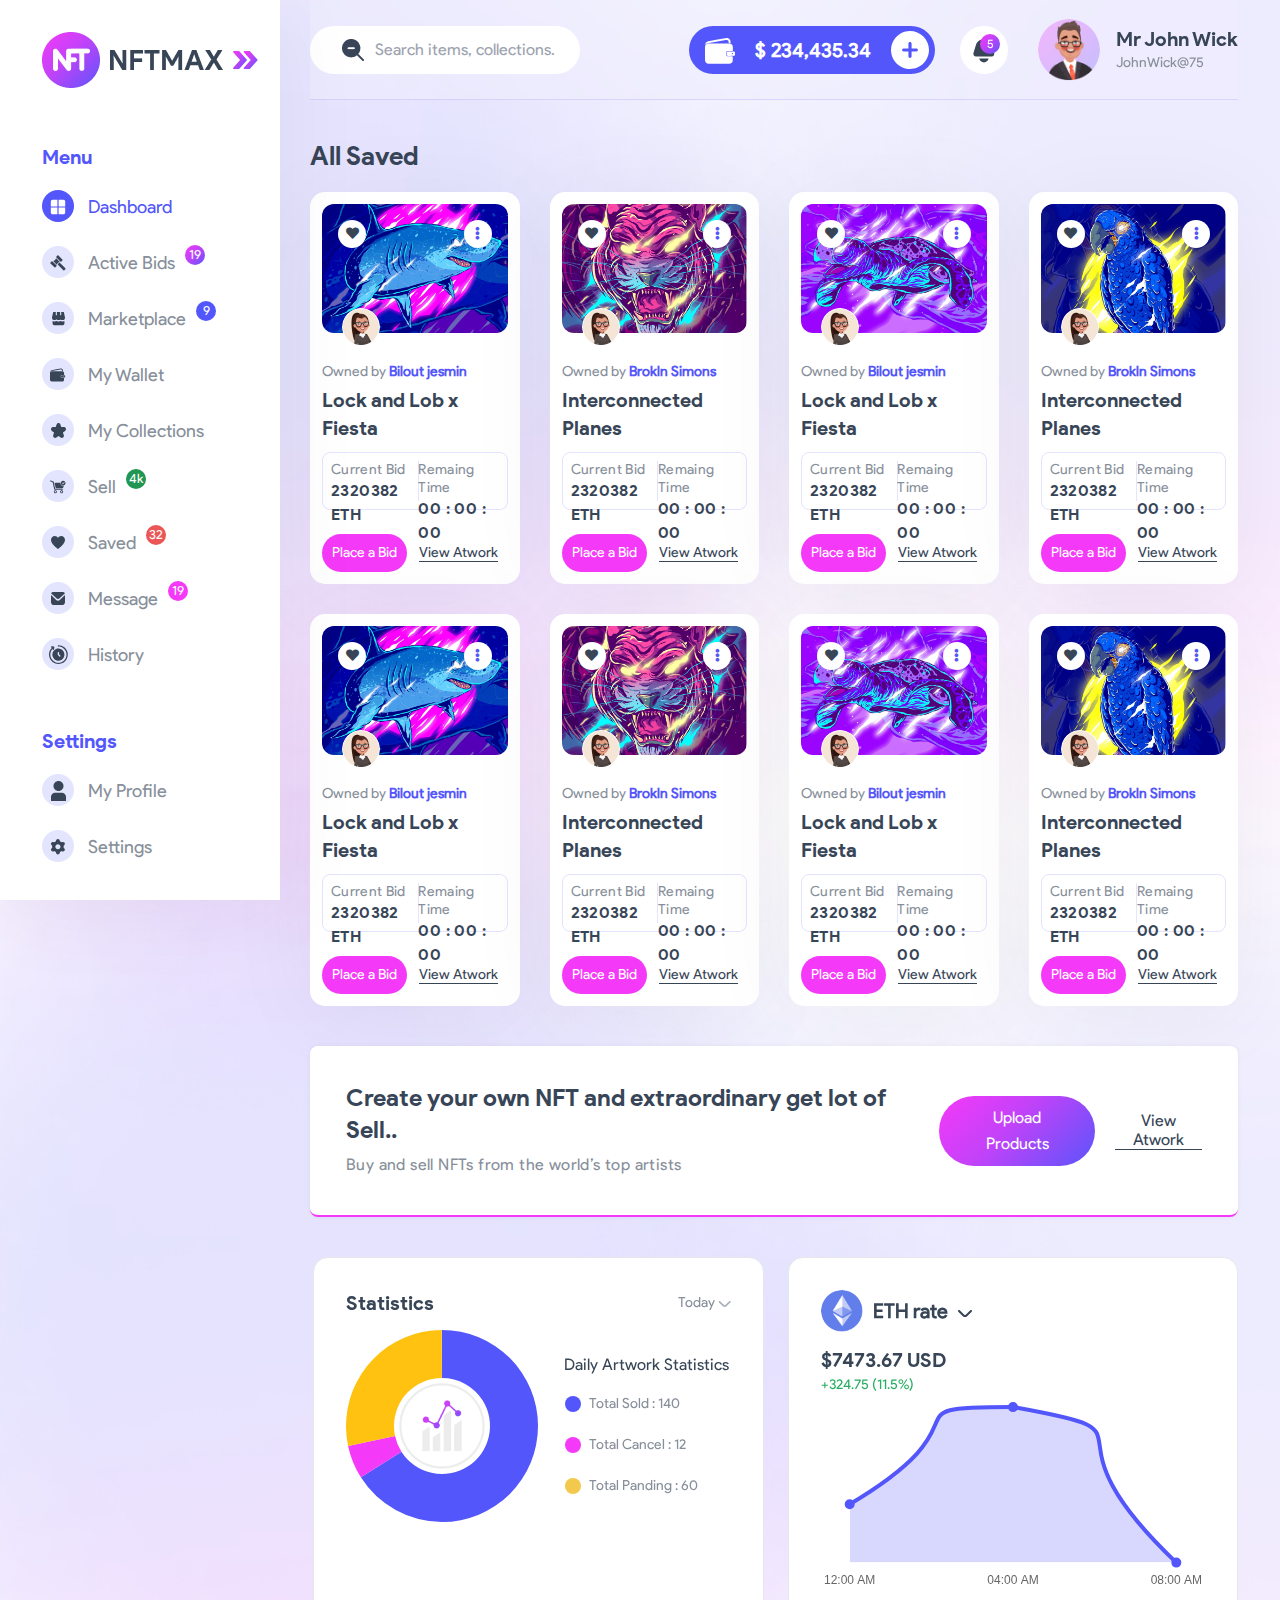
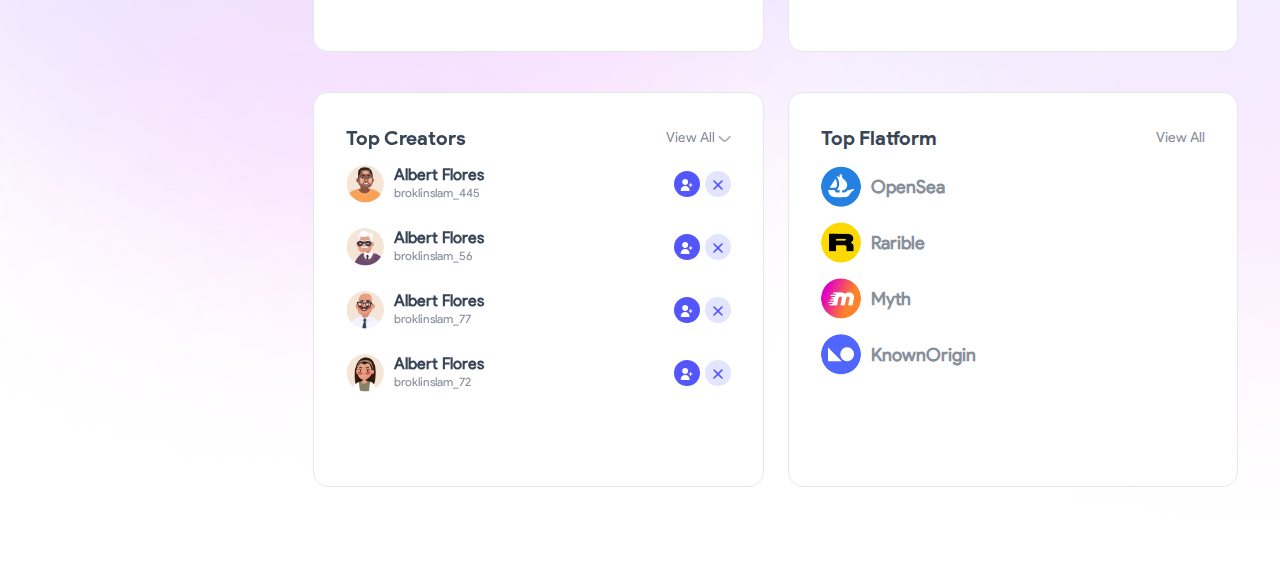
<file: all-saved.htm>
<!DOCTYPE html>
<html class="no-js" lang="zxx">
<head>

<meta charset="utf-8">
<meta http-equiv="X-UA-Compatible" content="IE=edge">
<meta name="keywords" content="Site keywords here">
<meta name="description" content="#">
<meta name="viewport" content="width=device-width, initial-scale=1, shrink-to-fit=no">

<title>NFT MAX - NFT Dashboard Template</title>

<link rel="icon" href="assets/img/favicon.png">

<link rel="stylesheet" href="assets/css/bootstrap.min.css">
<link rel="stylesheet" href="assets/css/font-awesome-all.min.css">
<link rel="stylesheet" href="assets/css/charts.min.css">
<link rel="stylesheet" href="assets/css/slickslider.min.css">
<link rel="stylesheet" href="assets/css/reset.css">
<link rel="stylesheet" href="assets/style.css">
</head>
<body>
<div class="body-bg" style="background-image:url('assets/img/body-bg.jpg')">

<div class="nftmax-smenu">

<div class="admin-menu">

<div class="logo">
<a href="#">
<img class="nftmax-logo__main" src="assets/img/logo-white.png" alt="#">
</a>
<div class="nftmax__sicon close-icon"><img src="assets/img/menu-toggle.svg" alt="#"></div>
</div>

<div class="admin-menu__one">
<h4 class="admin-menu__title nftmax-scolor">Menu</h4>

<div class="menu-bar">
<ul class="menu-bar__one">
<li class="active"><a href=""><span class="menu-bar__text"><span class="nftmax-menu-icon nftmax-svg-icon__v1"><svg class="nftmax-svg-icon" xmlns="http://www.w3.org/2000/svg" width="16" height="16" viewBox="0 0 16 16"><path d="M0.800781 2.60005V7.40005H7.40078V0.800049H2.60078C2.12339 0.800049 1.66555 0.989691 1.32799 1.32726C0.990424 1.66482 0.800781 2.12266 0.800781 2.60005H0.800781Z"></path><path d="M13.4016 0.800049H8.60156V7.40005H15.2016V2.60005C15.2016 2.12266 15.0119 1.66482 14.6744 1.32726C14.3368 0.989691 13.879 0.800049 13.4016 0.800049V0.800049Z"></path><path d="M0.800781 13.4001C0.800781 13.8775 0.990424 14.3353 1.32799 14.6729C1.66555 15.0105 2.12339 15.2001 2.60078 15.2001H7.40078V8.6001H0.800781V13.4001Z"></path><path d="M8.60156 15.2001H13.4016C13.879 15.2001 14.3368 15.0105 14.6744 14.6729C15.0119 14.3353 15.2016 13.8775 15.2016 13.4001V8.6001H8.60156V15.2001Z"></path></svg></span><span class="menu-bar__name">Dashboard</span></span></a></li>
<li><a href="active-bids.htm"><span class="menu-bar__text"><span class="nftmax-menu-icon nftmax-svg-icon__v2"><svg class="nftmax-svg-icon" viewBox="0 0 16 16" xmlns="http://www.w3.org/2000/svg"><path d="M8.40093 8.39892C8.07534 8.74593 7.8023 9.13874 7.59052 9.56484L13.3422 15.3165C13.4732 15.4475 13.651 15.5211 13.8362 15.5211C14.0215 15.5211 14.1992 15.4475 14.3303 15.3165L15.3185 14.3283C15.3834 14.2634 15.4349 14.1864 15.47 14.1016C15.5052 14.0168 15.5232 13.9259 15.5232 13.8342C15.5232 13.7424 15.5052 13.6515 15.47 13.5667C15.4349 13.482 15.3834 13.4049 15.3185 13.34L9.56685 7.5899C9.13999 7.79984 8.74699 8.07254 8.40093 8.39892Z"></path><path d="M4.94216 4.94003C4.41373 5.43043 3.80202 5.8226 3.1358 6.09809L6.74747 9.70976C7.02543 9.04469 7.41799 8.43359 7.90728 7.90427C8.43576 7.4139 9.04746 7.02168 9.71363 6.74604L6.10179 3.13507C5.82373 3.79989 5.43125 4.41079 4.94216 4.94003Z"></path><path d="M7.4116 0.494075L6.42351 1.48216C6.15066 1.75501 6.15066 2.19739 6.42351 2.47024L10.3758 6.42256C10.6487 6.69541 11.0911 6.69541 11.3639 6.42256L12.352 5.43448C12.6249 5.16163 12.6249 4.71925 12.352 4.4464L8.39968 0.494075C8.12683 0.221224 7.68445 0.221224 7.4116 0.494075Z"></path><path d="M1.48209 6.42236L0.49401 7.41044C0.221159 7.68329 0.221159 8.12567 0.49401 8.39852L4.44633 12.3508C4.71919 12.6237 5.16156 12.6237 5.43441 12.3508L6.4225 11.3628C6.69535 11.0899 6.69535 10.6475 6.4225 10.3747L2.47017 6.42236C2.19732 6.14951 1.75494 6.14951 1.48209 6.42236Z"></path></svg></span><span class="menu-bar__name">Active Bids</span><span class="menu-bar__count nft-gr-primary">19</span></span></a></li>
<li><a href="market-place.htm"><span class="menu-bar__text"><span class="nftmax-menu-icon nftmax-svg-icon__v3"><svg class="nftmax-svg-icon" viewBox="0 0 13 14" xmlns="http://www.w3.org/2000/svg"><path d="M10.2704 9.42604C9.70288 9.42584 9.14549 9.27516 8.65433 8.98917C8.16317 9.27516 7.60578 9.42584 7.03831 9.42604H5.96096C5.39271 9.42532 4.83491 9.27227 4.34494 8.98267C3.85499 9.27232 3.29717 9.42537 2.72891 9.42604H2.19024C1.62228 9.42585 1.06457 9.27377 0.574219 8.98538V11.5942C0.574219 12.0254 0.744478 12.439 1.04754 12.744C1.3506 13.0489 1.76165 13.2202 2.19024 13.2202H10.809C11.2376 13.2202 11.6487 13.0489 11.9517 12.744C12.2548 12.439 12.425 12.0254 12.425 11.5942V8.98592C11.9346 9.27391 11.3769 9.42578 10.809 9.42604H10.2704Z"></path><path d="M9.20833 0V3.24641H8.125V0H4.875V3.24641H3.79167V0H1.19167L0.013 5.29327L0 5.95175C0 6.52575 0.228273 7.07624 0.634602 7.48212C1.04093 7.888 1.59203 8.11602 2.16667 8.11602H2.70833C3.01703 8.11503 3.32189 8.04774 3.60227 7.91872C3.88264 7.78971 4.13197 7.60198 4.33333 7.36827C4.5347 7.60198 4.78402 7.78971 5.0644 7.91872C5.34477 8.04774 5.64964 8.11503 5.95833 8.11602H7.04167C7.34923 8.11618 7.65329 8.05077 7.93352 7.92415C8.21375 7.79753 8.4637 7.61263 8.66667 7.38179C8.86963 7.61263 9.11958 7.79753 9.39981 7.92415C9.68004 8.05077 9.9841 8.11618 10.2917 8.11602H10.8333C11.408 8.11602 11.9591 7.888 12.3654 7.48212C12.7717 7.07624 13 6.52575 13 5.95175V5.41068L11.8083 0H9.20833Z"></path></svg></span><span class="menu-bar__name">Marketplace</span><span class="menu-bar__count ntfmax__bgc--2">9</span></span></a></li>
<li><a href="my-wallet.htm"><span class="menu-bar__text"><span class="nftmax-menu-icon nftmax-svg-icon__v4"><svg class="nftmax-svg-icon" viewBox="0 0 16 13" xmlns="http://www.w3.org/2000/svg"><path d="M14.0764 6.57306C13.201 6.57306 12.4115 6.56813 11.6219 6.57503C10.998 6.57996 10.8122 6.76339 10.8031 7.37187C10.7981 7.74959 10.7971 8.12828 10.8062 8.506C10.8183 9.04051 11.0303 9.25353 11.5745 9.25945C12.3812 9.26734 13.1879 9.26142 14.0016 9.26142C14.0016 10.1164 14.0905 10.9547 13.9754 11.7663C13.8704 12.5099 13.1172 12.9902 12.2933 12.9922C8.78993 13.0011 5.28652 13.003 1.7831 12.9912C0.778516 12.9873 0.0192745 12.2476 0.0122071 11.2713C-0.00394697 9.0346 -0.00394697 6.79889 0.0122071 4.56221C0.0192745 3.57602 0.773468 2.84623 1.78108 2.84327C5.2845 2.83341 8.78791 2.8344 12.2913 2.84327C13.3131 2.84525 14.0481 3.55333 14.0743 4.54249C14.0905 5.19633 14.0764 5.85215 14.0764 6.57306Z"></path><path d="M12.8989 2.62038C12.7232 2.62038 12.5758 2.61052 12.4294 2.62235C12.0619 2.65095 11.9468 2.50697 11.9498 2.13714C11.9559 1.16772 11.5136 0.8403 10.5545 1.01486C7.72955 1.52866 4.90561 2.04247 2.07764 2.53852C1.30931 2.67265 0.558145 2.80578 0.0351562 3.54839C0.0927052 2.58093 0.718676 1.86693 1.70912 1.68152C4.7784 1.10854 7.85171 0.557262 10.9281 0.0227454C11.6085 -0.0955978 12.1295 0.258446 12.5162 0.783101C12.9221 1.3334 12.9746 1.95963 12.8989 2.62038Z"></path><path d="M13.0971 9.03944C12.5933 9.03944 12.0895 9.03747 11.5857 9.04043C11.2142 9.0424 11.0234 8.87475 11.0274 8.50394C11.0314 8.11045 11.0304 7.71696 11.0284 7.32347C11.0264 6.9566 11.2061 6.78895 11.5867 6.79191C12.5944 6.7998 13.602 6.80177 14.6106 6.79289C14.9922 6.78994 15.1699 6.95364 15.1669 7.32248C15.1628 7.71597 15.1618 8.10946 15.1659 8.50295C15.1699 8.87179 14.9872 9.0424 14.6106 9.03747C14.1068 9.03155 13.603 9.0355 13.0992 9.0355C13.0971 9.03648 13.0971 9.03846 13.0971 9.03944ZM13.8645 7.42406C13.6848 7.64299 13.4788 7.79191 13.502 7.88856C13.5373 8.03451 13.7322 8.14398 13.8594 8.26824C13.9755 8.14891 14.1674 8.03944 14.1845 7.90828C14.1997 7.79092 14.023 7.6499 13.8645 7.42406Z"></path></svg></span><span class="menu-bar__name">My Wallet</span></span></a></li>
<li><a href="my-collection.htm"><span class="menu-bar__text"><span class="nftmax-menu-icon nftmax-svg-icon__v5"><svg class="nftmax-svg-icon" viewBox="0 0 15 15" xmlns="http://www.w3.org/2000/svg"><path d="M14.1755 7.88376L11.9493 9.56253L12.7948 12.266C12.9314 12.6853 12.9331 13.1389 12.7997 13.5593C12.6663 13.9797 12.4049 14.3444 12.0544 14.5988C11.7099 14.8615 11.2925 15.0022 10.8643 15C10.436 14.9978 10.02 14.8528 9.67807 14.5866L7.50125 12.9323L5.3238 14.5846C4.97996 14.8458 4.56476 14.9876 4.13792 14.9898C3.71108 14.9919 3.29457 14.8542 2.94827 14.5966C2.60197 14.3389 2.34373 13.9745 2.21066 13.5557C2.0776 13.1369 2.07657 12.6854 2.20772 12.266L3.05318 9.56253L0.826957 7.88376C0.483556 7.62452 0.22828 7.25987 0.0975914 6.84188C-0.0330973 6.4239 -0.0325136 5.97396 0.0992584 5.55633C0.23103 5.13871 0.487251 4.77476 0.831323 4.51648C1.17539 4.25819 1.58972 4.11878 2.01511 4.11815H4.74974L5.57957 1.44762C5.71006 1.02726 5.96649 0.660548 6.31187 0.400372C6.65724 0.140196 7.07372 0 7.50125 0C7.92878 0 8.34526 0.140196 8.69064 0.400372C9.03601 0.660548 9.29244 1.02726 9.42293 1.44762L10.2528 4.11815H12.9849C13.4103 4.11878 13.8246 4.25819 14.1687 4.51648C14.5127 4.77476 14.769 5.13871 14.9007 5.55633C15.0325 5.97396 15.0331 6.4239 14.9024 6.84188C14.7717 7.25987 14.5164 7.62452 14.173 7.88376H14.1755Z"></path></svg></span><span class="menu-bar__name">My Collections</span></span></a></li>
<li><a href="sell.htm"><span class="menu-bar__text"><span class="nftmax-menu-icon nftmax-svg-icon__v6"><svg class="nftmax-svg-icon" viewBox="0 0 16 13" xmlns="http://www.w3.org/2000/svg"><path d="M13.7481 5.26312C13.5414 5.97928 13.3729 6.66044 13.1345 7.31719C13.0759 7.47914 12.7927 7.65899 12.6104 7.66062C10.4807 7.68503 8.3509 7.67689 6.22115 7.67771C5.90621 7.67771 5.7052 7.52227 5.63277 7.22116C5.29585 5.81082 4.95567 4.4013 4.63422 2.9877C4.53656 2.56045 4.73106 2.29677 5.14285 2.29433C6.87872 2.28294 8.61377 2.28945 10.3928 2.28945C10.3716 3.2115 10.6231 4.01636 11.3205 4.63079C12.0049 5.23464 12.813 5.41531 13.7481 5.26312Z"></path><path d="M5.19379 8.17081C6.62692 8.17081 8.03482 8.17081 9.44271 8.17081C10.364 8.17081 11.286 8.16837 12.2072 8.17162C12.6361 8.17325 12.8803 8.36531 12.8917 8.69735C12.9039 9.04729 12.6524 9.25969 12.2056 9.25969C9.7658 9.26132 7.3268 9.26132 4.88699 9.25969C4.393 9.25888 4.25547 9.13925 4.14723 8.63957C3.68336 6.49598 3.21623 4.3524 2.76131 2.20718C2.70759 1.9549 2.60912 1.8133 2.34952 1.73354C1.75462 1.55125 1.17112 1.33152 0.584356 1.124C0.0911849 0.949842 -0.0911093 0.683725 0.0423561 0.34111C0.174194 0.00256369 0.46147 -0.0828867 0.929413 0.0798759C1.65859 0.332972 2.38126 0.605599 3.11694 0.834281C3.48804 0.949842 3.66545 1.15981 3.74439 1.53579C4.19362 3.66879 4.66075 5.79854 5.12218 7.92911C5.13683 7.9934 5.16043 8.05687 5.19379 8.17081Z"></path><path d="M10.7344 2.61573C10.7271 1.28596 11.8054 0.206025 13.1352 0.210094C14.4381 0.214164 15.5107 1.29654 15.5082 2.60596C15.5066 3.91213 14.4291 4.99125 13.1246 4.9945C11.82 4.99694 10.7417 3.92434 10.7344 2.61573ZM14.1402 1.55533C13.7089 2.01839 13.2849 2.47168 12.782 3.01124C12.5411 2.6849 12.3474 2.42285 12.1252 2.12174C11.9022 2.35612 11.7549 2.50993 11.6589 2.61084C12.0666 3.03159 12.4564 3.43442 12.817 3.80552C13.4013 3.21958 14.0027 2.61654 14.6554 1.96223C14.5488 1.8776 14.421 1.77587 14.2932 1.67414C14.2533 1.64241 14.2118 1.61067 14.1402 1.55533Z"></path><path d="M11.6107 9.7032C12.4571 9.69506 13.1464 10.3599 13.1618 11.1998C13.1781 12.0535 12.4847 12.7542 11.6245 12.7542C10.7847 12.7542 10.097 12.0714 10.0938 11.2348C10.0913 10.3933 10.7668 9.71134 11.6107 9.7032ZM12.3024 11.2234C12.3008 10.8523 12.0103 10.552 11.6441 10.5439C11.2648 10.5349 10.9483 10.8482 10.9507 11.2307C10.9531 11.5978 11.2486 11.9029 11.6107 11.9119C11.9899 11.9217 12.3041 11.6091 12.3024 11.2234Z"></path><path d="M5.41555 12.7526C4.57082 12.7461 3.8921 12.0665 3.89454 11.2291C3.89698 10.364 4.58221 9.69181 5.45218 9.70239C6.29122 9.71216 6.96506 10.4039 6.95448 11.2454C6.94471 12.0877 6.25867 12.7591 5.41555 12.7526ZM6.1016 11.2299C6.10241 10.845 5.78828 10.5349 5.40579 10.5447C5.04527 10.5536 4.73846 10.8661 4.73765 11.2234C4.73683 11.5831 5.0412 11.8981 5.40009 11.9103C5.78014 11.9241 6.10079 11.6132 6.1016 11.2299Z"></path></svg></span><span class="menu-bar__name">Sell</span><span class="menu-bar__count ntfmax__bgc--6">4k</span></span></a></li>
<li><a href="all-saved.htm"><span class="menu-bar__text"><span class="nftmax-menu-icon nftmax-svg-icon__v7"><svg class="nftmax-svg-icon" viewBox="0 0 14 13" xmlns="http://www.w3.org/2000/svg"><path d="M3.79296 0C4.44956 0.010169 5.09184 0.192671 5.65493 0.529075C6.21803 0.86548 6.682 1.34387 7 1.91595C7.318 1.34387 7.78197 0.86548 8.34507 0.529075C8.90816 0.192671 9.55044 0.010169 10.207 0C11.2537 0.0452807 12.2399 0.501197 12.9501 1.26814C13.6602 2.03509 14.0367 3.05073 13.9972 4.09316C13.9972 8.02666 7.60875 12.5698 7.33703 12.7625L7 13L6.66297 12.7625C6.39125 12.5709 0.00282288 8.02666 0.00282288 4.09316C-0.0366831 3.05073 0.339771 2.03509 1.04994 1.26814C1.76011 0.501197 2.74626 0.0452807 3.79296 0Z"></path></svg></span><span class="menu-bar__name">Saved</span><span class="menu-bar__count ntfmax__bgc--7">32</span></span></a></li>
<li><a href="message.htm"><span class="menu-bar__text"><span class="nftmax-menu-icon nftmax-svg-icon__v8"><svg class="nftmax-svg-icon" viewBox="0 0 14 13" xmlns="http://www.w3.org/2000/svg"><path d="M13.9729 3L9.06236 7.82172C7.92242 8.93841 6.07703 8.93841 4.93709 7.82172L0.0267964 3C0.0185934 3.09048 0 3.17238 0 3.26232V10.1359C0.00191403 11.7168 1.30673 12.9981 2.9167 13H11.0833C12.6933 12.9981 13.9981 11.7168 14 10.1359V3.26232C13.9997 3.17238 13.9811 3.09048 13.9729 3Z"></path><path d="M8.31954 6.50593L14 1.35845C13.4403 0.517707 12.4369 0.00264136 11.353 0H2.64666C1.5631 0.00264136 0.559417 0.517707 0 1.35845L5.68046 6.50593C6.40983 7.16469 7.58988 7.16469 8.31954 6.50593Z"></path></svg></span><span class="menu-bar__name">Message</span><span class="menu-bar__count  ntfmax__bgc--3">19</span></span></a></li>
<li><a href="history.htm"><span class="menu-bar__text"><span class="nftmax-menu-icon nftmax-svg-icon__v9"><svg class="nftmax-svg-icon" viewBox="0 0 19 19" xmlns="http://www.w3.org/2000/svg"><path d="M9.37855 15.6715C10.5752 15.6715 11.745 15.3166 12.74 14.6518C13.7349 13.987 14.5104 13.042 14.9684 11.9365C15.4263 10.8309 15.5461 9.61436 15.3127 8.4407C15.0792 7.26704 14.503 6.18896 13.6568 5.3428C12.8107 4.49664 11.7326 3.92039 10.5589 3.68694C9.38526 3.45348 8.16873 3.5733 7.06316 4.03124C5.9576 4.48918 5.01266 5.26467 4.34783 6.25966C3.683 7.25464 3.32816 8.42442 3.32816 9.62107C3.33057 11.225 3.9688 12.7625 5.10295 13.8967C6.23709 15.0308 7.77463 15.669 9.37855 15.6715ZM8.70628 7.60428C8.70628 7.42598 8.77711 7.25499 8.90318 7.12891C9.02926 7.00284 9.20025 6.93201 9.37855 6.93201C9.55684 6.93201 9.72784 7.00284 9.85391 7.12891C9.97999 7.25499 10.0508 7.42598 10.0508 7.60428V9.33872L11.2811 10.569C11.4068 10.6957 11.4772 10.8672 11.4768 11.0457C11.4765 11.2243 11.4054 11.3954 11.2791 11.5216C11.1529 11.6479 10.9817 11.719 10.8032 11.7193C10.6246 11.7197 10.4532 11.6493 10.3264 11.5236L8.90124 10.0984C8.7779 9.96987 8.70818 9.79918 8.70628 9.62107V7.60428Z"></path><path d="M9.37854 0.209365C9.20024 0.209365 9.02925 0.280193 8.90317 0.406267C8.7771 0.532342 8.70627 0.703335 8.70627 0.881631C8.70627 1.05993 8.7771 1.23092 8.90317 1.35699C9.02925 1.48307 9.20024 1.5539 9.37854 1.5539C11.2605 1.54612 13.0865 2.19384 14.5428 3.38583C15.9992 4.57782 16.9951 6.23969 17.3595 8.08605C17.7239 9.93241 17.4341 11.848 16.5398 13.504C15.6455 15.1599 14.2026 16.4528 12.4588 17.1606C10.715 17.8685 8.77918 17.9471 6.98374 17.3829C5.1883 16.8188 3.64531 15.6471 2.61973 14.0691C1.59415 12.4911 1.15 10.6053 1.36354 8.73548C1.57707 6.86565 2.43498 5.12852 3.78993 3.82239L3.74435 4.17009C3.72117 4.3469 3.76918 4.52568 3.87782 4.6671C3.98646 4.80852 4.14682 4.90099 4.32364 4.92417C4.50045 4.94734 4.67924 4.89933 4.82065 4.7907C4.96207 4.68206 5.05454 4.52169 5.07772 4.34487L5.33936 2.34515C5.35537 2.16962 5.30457 1.99451 5.19711 1.8548C5.08964 1.71508 4.93343 1.62105 4.75967 1.59148L2.75995 1.33003C2.6712 1.31592 2.58053 1.31974 2.49328 1.34127C2.40604 1.3628 2.324 1.40161 2.25201 1.45539C2.18002 1.50917 2.11954 1.57684 2.07415 1.6544C2.02876 1.73195 1.99938 1.81782 1.98775 1.90693C1.97612 1.99603 1.98247 2.08657 2.00643 2.17318C2.03038 2.25979 2.07146 2.34071 2.12723 2.41118C2.183 2.48164 2.25233 2.5402 2.33112 2.58341C2.40991 2.62662 2.49657 2.65359 2.58597 2.66273L3.00459 2.71759C1.3997 4.20681 0.365311 6.20977 0.0800858 8.38051C-0.20514 10.5512 0.27671 12.7534 1.44241 14.6067C2.6081 16.46 4.38444 17.8479 6.4646 18.5308C8.54476 19.2138 10.7981 19.1487 12.8354 18.347C14.8728 17.5453 16.5661 16.0573 17.623 14.1399C18.6799 12.2225 19.034 9.99617 18.6241 7.84549C18.2142 5.69482 17.0661 3.75482 15.378 2.3606C13.6899 0.966386 11.5679 0.205498 9.37854 0.209365Z"></path></svg></span><span class="menu-bar__name">History</span></span></a></li>
</ul>
</div>

</div>
<div class="admin-menu__two mg-top-50">
<h4 class="admin-menu__title nftmax-scolor">Settings</h4>

<div class="menu-bar">
<ul class="menu-bar__one">
<li><a href="my-profile.htm"><span class="menu-bar__text"><span class="nftmax-menu-icon nftmax-svg-icon__v10"><svg class="nftmax-svg-icon" viewBox="0 0 15 20" xmlns="http://www.w3.org/2000/svg"><path d="M10.8692 11.6667H4.13085C3.03569 11.668 1.98576 12.1036 1.21136 12.878C0.436961 13.6524 0.00132319 14.7023 0 15.7975V20H15.0001V15.7975C14.9987 14.7023 14.5631 13.6524 13.7887 12.878C13.0143 12.1036 11.9644 11.668 10.8692 11.6667Z"></path><path d="M7.49953 10C10.261 10 12.4995 7.76145 12.4995 5.00002C12.4995 2.23858 10.261 0 7.49953 0C4.7381 0 2.49951 2.23858 2.49951 5.00002C2.49951 7.76145 4.7381 10 7.49953 10Z"></path></svg></span><span class="menu-bar__name">My Profile</span> </span></a></li>
<li><a href="setting.htm"><span class="menu-bar__text"><span class="nftmax-menu-icon nftmax-svg-icon__v11"><svg class="nftmax-svg-icon" viewBox="0 0 14 16" xmlns="http://www.w3.org/2000/svg"><path d="M0.259306 11.548C0.789972 12.469 1.96681 12.7854 2.88783 12.2548C2.88846 12.2544 2.88906 12.254 2.88969 12.2537L3.17517 12.0888C3.71408 12.5499 4.33352 12.9074 5.00231 13.1435V13.4727C5.00231 14.5356 5.86402 15.3973 6.92698 15.3973C7.98993 15.3973 8.85164 14.5356 8.85164 13.4727V13.1435C9.52052 12.9071 10.14 12.5491 10.6788 12.0875L10.9656 12.253C11.8868 12.7845 13.0645 12.4686 13.5959 11.5473C14.1274 10.6261 13.8115 9.44842 12.8902 8.91694L12.6054 8.75271C12.7336 8.05499 12.7336 7.33974 12.6054 6.64199L12.8902 6.47776C13.8114 5.94628 14.1274 4.76863 13.5959 3.84738C13.0645 2.92615 11.8868 2.61018 10.9656 3.14165L10.6801 3.30654C10.1406 2.84604 9.52076 2.48913 8.85164 2.25378V1.92467C8.85164 0.861709 7.98993 0 6.92698 0C5.86402 0 5.00231 0.861709 5.00231 1.92467V2.25378C4.33343 2.49025 3.71396 2.84823 3.17517 3.30979L2.8884 3.14364C1.96715 2.61213 0.789491 2.92811 0.258013 3.84933C-0.273465 4.77055 0.0424806 5.94824 0.963734 6.47972L1.24858 6.64394C1.12035 7.34166 1.12035 8.05692 1.24858 8.75467L0.963734 8.9189C0.0450368 9.45179 -0.269887 10.6272 0.259306 11.548ZM6.92698 5.13245C8.34425 5.13245 9.49319 6.28139 9.49319 7.69866C9.49319 9.11594 8.34425 10.2649 6.92698 10.2649C5.5097 10.2649 4.36077 9.11594 4.36077 7.69866C4.36077 6.28139 5.5097 5.13245 6.92698 5.13245Z"></path></svg></span><span class="menu-bar__name">Settings</span></span></a></li>
</ul>
</div>

</div>

<div class="logout-button">
<a class="nftmax-btn primary" data-bs-toggle="modal" data-bs-target="#logout_modal"><div class="logo-button__icon"><img src="assets/img/logout.png" alt="#"></div><span class="menu-bar__name">Signout</span></a>
</div>
</div>

</div>


<div class="nftmax-preview__modal modal fade" id="logout_modal" tabindex="-1" aria-labelledby="logoutmodal" aria-hidden="true">
<div class="modal-dialog modal-dialog-centered nftmax-close__modal-close">
<div class="modal-content nftmax-preview__modal-content">
<div class="modal-header nftmax__modal__header">
<h4 class="modal-title nftmax-preview__modal-title" id="logoutmodal">Confirm</h4>
<button type="button" class="nftmax-preview__modal--close btn-close" data-bs-dismiss="modal" aria-label="Close"><svg width="36" height="36" viewBox="0 0 36 36" fill="none" xmlns="http://www.w3.org/2000/svg"><path d="M36 16.16C36 17.4399 36 18.7199 36 20.0001C35.7911 20.0709 35.8636 20.2554 35.8385 20.4001C34.5321 27.9453 30.246 32.9248 22.9603 35.2822C21.9006 35.6251 20.7753 35.7657 19.6802 35.9997C18.4003 35.9997 17.1204 35.9997 15.8401 35.9997C15.5896 35.7086 15.2189 35.7732 14.9034 35.7093C7.77231 34.2621 3.08728 30.0725 0.769671 23.187C0.435002 22.1926 0.445997 21.1199 0 20.1599C0 18.7198 0 17.2798 0 15.8398C0.291376 15.6195 0.214408 15.2656 0.270759 14.9808C1.71321 7.69774 6.02611 2.99691 13.0428 0.700951C14.0118 0.383805 15.0509 0.386897 15.9999 0C17.2265 0 18.4532 0 19.6799 0C19.7156 0.124041 19.8125 0.136067 19.9225 0.146719C27.3 0.868973 33.5322 6.21922 35.3801 13.427C35.6121 14.3313 35.7945 15.2484 36 16.16ZM33.011 18.0787C33.0433 9.77105 26.3423 3.00309 18.077 2.9945C9.78479 2.98626 3.00344 9.658 2.98523 17.8426C2.96667 26.1633 9.58859 32.9601 17.7602 33.0079C26.197 33.0577 32.9787 26.4186 33.011 18.0787Z" fill="#374557" fill-opacity="0.6"></path><path d="M15.9309 18.023C13.9329 16.037 12.007 14.1207 10.0787 12.2072C9.60071 11.733 9.26398 11.2162 9.51996 10.506C9.945 9.32677 11.1954 9.0811 12.1437 10.0174C13.9067 11.7585 15.6766 13.494 17.385 15.2879C17.9108 15.8401 18.1633 15.7487 18.6375 15.258C20.3586 13.4761 22.1199 11.7327 23.8822 9.99096C24.8175 9.06632 26.1095 9.33639 26.4967 10.517C26.7286 11.2241 26.3919 11.7413 25.9133 12.2178C24.1757 13.9472 22.4477 15.6855 20.7104 17.4148C20.5228 17.6018 20.2964 17.7495 20.0466 17.9485C22.0831 19.974 24.0372 21.8992 25.9689 23.8468C26.9262 24.8119 26.6489 26.1101 25.4336 26.4987C24.712 26.7292 24.2131 26.3441 23.7455 25.8757C21.9945 24.1227 20.2232 22.3892 18.5045 20.6049C18.0698 20.1534 17.8716 20.2269 17.4802 20.6282C15.732 22.4215 13.9493 24.1807 12.1777 25.951C11.7022 26.4262 11.193 26.7471 10.4738 26.4537C9.31345 25.9798 9.06881 24.8398 9.98589 23.8952C11.285 22.5576 12.6138 21.2484 13.9387 19.9355C14.5792 19.3005 15.2399 18.6852 15.9309 18.023Z" fill="#374557" fill-opacity="0.6"></path></svg></button>
</div>
<div class="modal-body nftmax-modal__body modal-body nftmax-close__body">
<div class="nftmax-preview__close">
<div class="nftmax-preview__close-img"><img src="assets/img/close.png" alt="#"></div>
<h2 class="nftmax-preview__close-title">Are you sure you want to Logout <span>NETMAX admin Penal?</span></h2>
<div class="nftmax__item-button--group">
<a href="load-login.htm" class="nftmax__item-button--single nftmax-btn nftmax-btn__bordered bg radius " type="submit">Yes Logout
</a>
<button class="nftmax__item-button--single nftmax-btn nftmax-btn__bordered--plus radius" data-bs-dismiss="modal"><span class="ntfmax__btn-textgr">Not Now</span> </button>
</div>
</div>
</div>
</div>
</div>
</div>


<div class="nftmax-preview__modal modal fade" id="add_wallet" tabindex="-1" aria-labelledby="addWalletlLabel" aria-hidden="true">
<div class="modal-dialog modal-dialog-centered nftmax-followers__modal">
<div class="modal-content nftmax-preview__connect">
<div class="modal-header nftmax__modal__header">
<h4 class="modal-title nftmax-preview__modal-title" id="addWalletlLabel">Connect to a wallet</h4>
<button type="button" class="nftmax-preview__modal--close btn-close" data-bs-dismiss="modal" aria-label="Close"><svg width="36" height="36" viewBox="0 0 36 36" fill="none" xmlns="http://www.w3.org/2000/svg"><path d="M36 16.16C36 17.4399 36 18.7199 36 20.0001C35.7911 20.0709 35.8636 20.2554 35.8385 20.4001C34.5321 27.9453 30.246 32.9248 22.9603 35.2822C21.9006 35.6251 20.7753 35.7657 19.6802 35.9997C18.4003 35.9997 17.1204 35.9997 15.8401 35.9997C15.5896 35.7086 15.2189 35.7732 14.9034 35.7093C7.77231 34.2621 3.08728 30.0725 0.769671 23.187C0.435002 22.1926 0.445997 21.1199 0 20.1599C0 18.7198 0 17.2798 0 15.8398C0.291376 15.6195 0.214408 15.2656 0.270759 14.9808C1.71321 7.69774 6.02611 2.99691 13.0428 0.700951C14.0118 0.383805 15.0509 0.386897 15.9999 0C17.2265 0 18.4532 0 19.6799 0C19.7156 0.124041 19.8125 0.136067 19.9225 0.146719C27.3 0.868973 33.5322 6.21922 35.3801 13.427C35.6121 14.3313 35.7945 15.2484 36 16.16ZM33.011 18.0787C33.0433 9.77105 26.3423 3.00309 18.077 2.9945C9.78479 2.98626 3.00344 9.658 2.98523 17.8426C2.96667 26.1633 9.58859 32.9601 17.7602 33.0079C26.197 33.0577 32.9787 26.4186 33.011 18.0787Z" fill="#374557" fill-opacity="0.6"></path><path d="M15.9309 18.023C13.9329 16.037 12.007 14.1207 10.0787 12.2072C9.60071 11.733 9.26398 11.2162 9.51996 10.506C9.945 9.32677 11.1954 9.0811 12.1437 10.0174C13.9067 11.7585 15.6766 13.494 17.385 15.2879C17.9108 15.8401 18.1633 15.7487 18.6375 15.258C20.3586 13.4761 22.1199 11.7327 23.8822 9.99096C24.8175 9.06632 26.1095 9.33639 26.4967 10.517C26.7286 11.2241 26.3919 11.7413 25.9133 12.2178C24.1757 13.9472 22.4477 15.6855 20.7104 17.4148C20.5228 17.6018 20.2964 17.7495 20.0466 17.9485C22.0831 19.974 24.0372 21.8992 25.9689 23.8468C26.9262 24.8119 26.6489 26.1101 25.4336 26.4987C24.712 26.7292 24.2131 26.3441 23.7455 25.8757C21.9945 24.1227 20.2232 22.3892 18.5045 20.6049C18.0698 20.1534 17.8716 20.2269 17.4802 20.6282C15.732 22.4215 13.9493 24.1807 12.1777 25.951C11.7022 26.4262 11.193 26.7471 10.4738 26.4537C9.31345 25.9798 9.06881 24.8398 9.98589 23.8952C11.285 22.5576 12.6138 21.2484 13.9387 19.9355C14.5792 19.3005 15.2399 18.6852 15.9309 18.023Z" fill="#374557" fill-opacity="0.6"></path></svg></button>
</div>
<div class="modal-body nftmax-modal__body">

<ul class="nftmax-wallet__list">

<li class="nftmax-wallet__list-single">
<div class="nftmax-balance-info">
<div class="nftmax-balance__img"><img src="assets/img/wallet-1.png" alt="#"></div>
<h4 class="nftmax-balance-name">MetaMask</h4>
</div>
<a class="nftmax-btn nftmax-btn__bordered--plus radius" tabindex="-1" role="button" aria-disabled="true"><span class="ntfmax__btn-textgr">Connected</span></a>
</li>
<li class="nftmax-wallet__list-single">
<div class="nftmax-balance-info">
<div class="nftmax-balance__img"><img src="assets/img/wallet-2.png" alt="#"></div>
<h4 class="nftmax-balance-name">Coinbase Wallet</h4>
</div>
<a class="nftmax-btn nftmax-btn__bordered bg radius" tabindex="-1" role="button" aria-disabled="true">Connect</a>
</li>
<li class="nftmax-wallet__list-single">
<div class="nftmax-balance-info">
<div class="nftmax-balance__img"><img src="assets/img/wallet-3.png" alt="#"></div>
<h4 class="nftmax-balance-name">Bitski</h4>
</div>
<a class="nftmax-btn nftmax-btn__bordered--plus radius" tabindex="-1" role="button" aria-disabled="true"><span class="ntfmax__btn-textgr">Connected</span></a>
</li>
<li class="nftmax-wallet__list-single">
<div class="nftmax-balance-info">
<div class="nftmax-balance__img"><img src="assets/img/wallet-4.png" alt="#"></div>
<h4 class="nftmax-balance-name">WalletConnect</h4>
</div>
<a class="nftmax-btn nftmax-btn__bordered bg radius" tabindex="-1" role="button" aria-disabled="true">Connect</a>
</li>
</ul>
<div class="view-wallet__btn"><a href="my-wallet.htm">View All Wallet</a></div>
</div>
</div>
</div>
</div>


<header class="nftmax-header">
<div class="container">
<div class="row g-50">
<div class="col-12">

<div class="nftmax-header__inner">
<div class="nftmax__sicon close-icon d-xl-none"><img src="assets/img/menu-toggle.svg" alt="#"></div>
<div class="nftmax-header__left">

<div class="nftmax-header__form">
<form class="nftmax-header__form-inner" action="all-saved.htm#">
<button class="search-btn" type="submit"><img src="assets/img/search.png" alt="#"></button>
<input name="s" value type="text" placeholder="Search items, collections...">
</form>
</div>

</div>
<div class="nftmax-header__right">
<div class="nftmax-header__group">

<div class="nftmax-header__amount">
<div class="nftmax-amount__icon"><img src="assets/img/bag-icon.svg" alt="#"></div>
<div class="nftmax-amount__digit"><span>$</span> 234,435.34</div>
<div class="nftmax-header__plus"><a href="all-saved.htm#"><img src="assets/img/plus-icon.svg" alt="#"></a></div>

<div class="nftmax-balance">
<h3 class="nftmax-balance__title">Your Balance</h3>

<ul class="nftmax-balance_list">
<li>
<div class="nftmax-balance-info">
<div class="nftmax-balance__img"><img src="assets/img/wallet-1.png" alt="#"></div>
<h4 class="nftmax-balance-name">MetaMask</h4>
</div>
<div class="nftmax-balance-amount">
<h4 class="nftmax-balance-amount nftmax-scolor">75320 ETH <span class="nftmax-balance-usd">(773.69 USD)</span></h4>
</div>
</li>
<li>
<div class="nftmax-balance-info">
<div class="nftmax-balance__img"><img src="assets/img/wallet-2.png" alt="#"></div>
<h4 class="nftmax-balance-name">Coinbase Wallet</h4>
</div>
<div class="nftmax-balance-amount">
<h4 class="nftmax-balance-amount nftmax-scolor">75320 ETH <span class="nftmax-balance-usd">(773.69 USD)</span></h4>
</div>
</li>
<li>
<div class="nftmax-balance-info">
<div class="nftmax-balance__img"><img src="assets/img/wallet-3.png" alt="#"></div>
<h4 class="nftmax-balance-name">Bitski</h4>
</div>
<div class="nftmax-balance-amount">
<h4 class="nftmax-balance-amount nftmax-scolor">75320 ETH <span class="nftmax-balance-usd">(773.69 USD)</span></h4>
</div>
</li>
<li>
<div class="nftmax-balance-info">
<div class="nftmax-balance__img"><img src="assets/img/wallet-4.png" alt="#"></div>
<h4 class="nftmax-balance-name">WalletConnect</h4>
</div>
<div class="nftmax-balance-amount">
<h4 class="nftmax-balance-amount nftmax-scolor">75320 ETH <span class="nftmax-balance-usd">(773.69 USD)</span></h4>
</div>
</li>
</ul>

<div class="nftmax-balance__button" data-bs-toggle="modal" data-bs-target="#add_wallet"><a href="all-saved.htm#" class="nftmax-btn nftmax-btn__bordered bg radius">Add Money</a></div>
</div>

</div>

<div class="nftmax-header__group-two">
<div class="nftmax-header__right">
<div class="nftmax-header__alarm"><svg xmlns="http://www.w3.org/2000/svg" width="22" height="24" viewBox="0 0 22 24" fill="none"><path d="M3.27336 17.6123H18.3622C18.8266 17.6123 19.2841 17.5005 19.6961 17.2863C20.1081 17.072 20.4625 16.7617 20.7292 16.3815C20.9959 16.0014 21.1671 15.5626 21.2283 15.1023C21.2896 14.6419 21.239 14.1736 21.081 13.737L18.3323 6.13763C17.8629 4.44882 16.8532 2.96026 15.4577 1.89961C14.0621 0.838957 12.3576 0.264609 10.6048 0.264404V0.264404C8.78009 0.264376 7.00995 0.886604 5.58662 2.02836C4.16328 3.17011 3.17186 4.76311 2.77605 6.54435L0.511187 13.869C0.377839 14.3015 0.347861 14.7592 0.423665 15.2053C0.49947 15.6515 0.678939 16.0736 0.947633 16.4377C1.21633 16.8018 1.56674 17.0978 1.97069 17.3018C2.37463 17.5058 2.82082 17.6122 3.27336 17.6123Z" fill="#374557"></path><path d="M6.19531 19.5398C6.41651 20.6291 7.00751 21.6085 7.86817 22.312C8.72883 23.0154 9.80622 23.3997 10.9178 23.3997C12.0294 23.3997 13.1068 23.0154 13.9674 22.312C14.8281 21.6085 15.4191 20.6291 15.6403 19.5398H6.19531Z" fill="#374557"></path></svg><span class="nftmax-header__count">5</span>

<div class="nftmax-balance nftmax-alarm__hover">
<h3 class="nftmax-balance__title">Recent Notification</h3>

<ul class="nftmax-balance_list">
<li>
<div class="nftmax-balance-info">
<div class="nftmax-balance__img nftmax-alarm__default"><img src="assets/img/notify-1.png" alt="#"></div>
<div class="nftmax-alarm__content">
<h4 class="nftmax-balance-name">Your Account has been created <strong class="nftmax-balance__second">successfully done</strong></h4>
<p class="nftmax-alarm__text">2 min ago</p>
</div>
</div>
</li>
<li>
<div class="nftmax-balance-info">
<div class="nftmax-balance__img nftmax-alarm__default"><img src="assets/img/notify-2.png" alt="#"></div>
<div class="nftmax-alarm__content">
<h4 class="nftmax-balance-name">Thank you ! <strong class="nftmax-balance__second">you made your frast sell</strong></h4>
<p class="nftmax-alarm__text">2 min ago</p>
</div>
</div>
</li>
<li>
<div class="nftmax-balance-info">
<div class="nftmax-balance__img nftmax-alarm__default"><img src="assets/img/notify-3.png" alt="#"></div>
<div class="nftmax-alarm__content">
<h4 class="nftmax-balance-name">Broklan Simons <strong class="nftmax-balance__second">Start Following you</strong></h4>
<p class="nftmax-alarm__text">5 hours ago</p>
</div>
</div>
</li>
<li>
<div class="nftmax-balance-info">
<div class="nftmax-balance__img nftmax-alarm__default"><img src="assets/img/notify-4.png" alt="#"></div>
<div class="nftmax-alarm__content">
<h4 class="nftmax-balance-name">Thank you ! <strong class="nftmax-balance__second">you made your frast sell</strong></h4>
<p class="nftmax-alarm__text">6 day ago</p>
</div>
</div>
</li>
<li>
<div class="nftmax-balance-info">
<div class="nftmax-balance__img nftmax-alarm__default"><img src="assets/img/notify-2.png" alt="#"></div>
<div class="nftmax-alarm__content">
<h4 class="nftmax-balance-name">Your Account has been created <strong class="nftmax-balance__second">successfully done</strong></h4>
<p class="nftmax-alarm__text">7 min ago</p>
</div>
</div>
</li>
</ul>

<div class="nftmax-balance__button"><a href="notification.htm" class="nftmax-balance__sell-all">See all Notification</a></div>
</div>

</div>
<div class="nftmax-header__author">
<div class="nftmax-header__author-img"><img src="assets/img/profile-pic.png" alt="#"></div>
<div class="nftmax-header__author-content">
<h4 class="nftmax-header__author-title">Mr John Wick</h4>
<p class="nftmax-header__author-text v1"><a href="all-saved.htm#">JohnWick@75</a></p>
</div>

<div class="nftmax-balance nftmax-profile__hover">
<h3 class="nftmax-balance__title">My Profile</h3>

<ul class="nftmax-balance_list">
<li>
<div class="nftmax-balance-info">
<div class="nftmax-balance__img nftmax-profile__img-one"><img src="assets/img/profile-1.png" alt="#"></div>
<h4 class="nftmax-balance-name"><a href="my-profile.htm">My Profile</a></h4>
</div>
</li>
<li>
<div class="nftmax-balance-info">
<div class="nftmax-balance__img nftmax-profile__img-two"><img src="assets/img/profile-2.png" alt="#"></div>
<h4 class="nftmax-balance-name"><a href="message.htm">Message</a><span class="nftmax-profile__count">19</span></h4>
</div>
</li>
<li>
<div class="nftmax-balance-info">
<div class="nftmax-balance__img nftmax-profile__img-three"><img src="assets/img/profile-3.png" alt="#"></div>
<h4 class="nftmax-balance-name"><a href="history.htm">History</a></h4>
</div>
</li>
<li>
<div class="nftmax-balance-info">
<div class="nftmax-balance__img nftmax-profile__img-four"><img src="assets/img/profile-4.png" alt="#"></div>
<h4 class="nftmax-balance-name"><a href="setting.htm">Setting</a></h4>
</div>
</li>
<li>
<div class="nftmax-balance-info">
<div class="nftmax-balance__img nftmax-profile__img-five"><img src="assets/img/profile-5.png" alt="#"></div>
<h4 class="nftmax-balance-name"><a href="load-login.htm">Log Out</a></h4>
</div>
</li>
</ul>
</div>

</div>
</div>
</div>
</div>
</div>
</div>
</div>
</div>
</div>
</header>
 
<section class="nftmax-adashboard nftmax-show">
<div class="container">
<div class="row">
<div class="col-lg-9 col-12 nftmax-main__column">
<div class="nftmax-body">

<div class="nftmax-dsinner">
<div class="nftmax-inner__heading mg-btm-20">
<h2 class="nftmax-inner__page-title mb-0">All Saved</h2>
</div>
<div class="row nftmax-gap-sq30">
<div class="col-xxl-3 col-lg-3 col-md-6 col-12">

<div class="trending-action__single">

<div class="trending-action__head">
<div class="trending-action__button">
<a class="trending-action__btn heart-icon"><i class="fa-solid fa-heart"></i></a>
<a class="trending-action__btn"><i class="fa-solid fa-ellipsis-vertical"></i></a>
</div>
<img src="assets/img/trending-img-1.png" alt="#">
</div>

<div class="trending-action__body">
<div class="trending-action__author-meta">
<div class="trending-action__author-img"><img src="assets/img/author-pic.png" alt="#"></div>
<p class="trending-action__author-name">Owned by <a href="profile.html">Bilout jesmin</a></p>
</div>
<h2 class="trending-action__title"><a href="active-bids.html">Lock and Lob x Fiesta </a></h2>
<div class="dashboard-banner__bid dashboard-banner__bid-v2">

<div class="dashboard-banner__group dashboard-banner__group-v2">
<p class="dashboard-banner__group-small">Current Bid</p>
<h3 class="dashboard-banner__group-title">2320382 ETH</h3>
</div>

<div class="dashboard-banner__middle-border"></div>

<div class="dashboard-banner__group dashboard-banner__group-v2">
<p class="dashboard-banner__group-small">Remaing Time</p>
<h3 class="dashboard-banner__group-title" id="CountDown" data-countdown="2023/09/01"></h3>
</div>

</div>
</div>
<div class="dashboard-banner__button trending-action__bottom">
<a href="active-bids.html" class="nftmax-btn nftmax-btn__secondary radius">Place a Bid</a>
<a href="marketplace.html" class="nftmax-btn trs-white">View Atwork</a>
</div>
</div>

</div>
<div class="col-xxl-3 col-lg-3 col-md-6 col-12">

<div class="trending-action__single">

<div class="trending-action__head">
<div class="trending-action__button">
<a class="trending-action__btn heart-icon"><i class="fa-solid fa-heart"></i></a>
<a class="trending-action__btn"><i class="fa-solid fa-ellipsis-vertical"></i></a>
</div>
<img src="assets/img/trending-img-2.png" alt="#">
</div>

<div class="trending-action__body">
<div class="trending-action__author-meta">
<div class="trending-action__author-img"><img src="assets/img/author-pic.png" alt="#"></div>
<p class="trending-action__author-name">Owned by <a href="profile.html">Brokln Simons</a></p>
</div>
<h2 class="trending-action__title"><a href="active-bids.html">Interconnected Planes</a></h2>
<div class="dashboard-banner__bid dashboard-banner__bid-v2">

<div class="dashboard-banner__group dashboard-banner__group-v2">
<p class="dashboard-banner__group-small">Current Bid</p>
<h3 class="dashboard-banner__group-title">2320382 ETH</h3>
</div>

<div class="dashboard-banner__middle-border"></div>

<div class="dashboard-banner__group dashboard-banner__group-v2">
<p class="dashboard-banner__group-small">Remaing Time</p>
<h3 class="dashboard-banner__group-title" id="CountDown" data-countdown="2023/09/01"></h3>
</div>

</div>
</div>
<div class="dashboard-banner__button trending-action__bottom">
<a href="active-bids.html" class="nftmax-btn nftmax-btn__secondary radius">Place a Bid</a>
<a href="marketplace.html" class="nftmax-btn trs-white">View Atwork</a>
</div>
</div>

</div>
<div class="col-xxl-3 col-lg-3 col-md-6 col-12">

<div class="trending-action__single">

<div class="trending-action__head">
<div class="trending-action__button">
<a class="trending-action__btn heart-icon"><i class="fa-solid fa-heart"></i></a>
<a class="trending-action__btn"><i class="fa-solid fa-ellipsis-vertical"></i></a>
</div>
<img src="assets/img/trending-img-3.png" alt="#">
</div>

<div class="trending-action__body">
<div class="trending-action__author-meta">
<div class="trending-action__author-img"><img src="assets/img/author-pic.png" alt="#"></div>
<p class="trending-action__author-name">Owned by <a href="profile.html">Bilout jesmin</a></p>
</div>
<h2 class="trending-action__title"><a href="active-bids.html">Lock and Lob x Fiesta </a></h2>
<div class="dashboard-banner__bid dashboard-banner__bid-v2">

<div class="dashboard-banner__group dashboard-banner__group-v2">
<p class="dashboard-banner__group-small">Current Bid</p>
<h3 class="dashboard-banner__group-title">2320382 ETH</h3>
</div>

<div class="dashboard-banner__middle-border"></div>

<div class="dashboard-banner__group dashboard-banner__group-v2">
<p class="dashboard-banner__group-small">Remaing Time</p>
<h3 class="dashboard-banner__group-title" id="CountDown" data-countdown="2023/09/01"></h3>
</div>

</div>
</div>
<div class="dashboard-banner__button trending-action__bottom">
<a href="active-bids.html" class="nftmax-btn nftmax-btn__secondary radius">Place a Bid</a>
<a href="marketplace.html" class="nftmax-btn trs-white">View Atwork</a>
</div>
</div>

</div>
<div class="col-xxl-3 col-lg-3 col-md-6 col-12">

<div class="trending-action__single">

<div class="trending-action__head">
<div class="trending-action__button">
<a class="trending-action__btn heart-icon"><i class="fa-solid fa-heart"></i></a>
<a class="trending-action__btn"><i class="fa-solid fa-ellipsis-vertical"></i></a>
</div>
<img src="assets/img/trending-img-4.png" alt="#">
</div>

<div class="trending-action__body">
<div class="trending-action__author-meta">
<div class="trending-action__author-img"><img src="assets/img/author-pic.png" alt="#"></div>
<p class="trending-action__author-name">Owned by <a href="profile.html">Brokln Simons</a></p>
</div>
<h2 class="trending-action__title"><a href="active-bids.html">Interconnected Planes</a></h2>
<div class="dashboard-banner__bid dashboard-banner__bid-v2">

<div class="dashboard-banner__group dashboard-banner__group-v2">
<p class="dashboard-banner__group-small">Current Bid</p>
<h3 class="dashboard-banner__group-title">2320382 ETH</h3>
</div>

<div class="dashboard-banner__middle-border"></div>

<div class="dashboard-banner__group dashboard-banner__group-v2">
<p class="dashboard-banner__group-small">Remaing Time</p>
<h3 class="dashboard-banner__group-title" id="CountDown" data-countdown="2023/09/01"></h3>
</div>

</div>
</div>
<div class="dashboard-banner__button trending-action__bottom">
<a href="active-bids.html" class="nftmax-btn nftmax-btn__secondary radius">Place a Bid</a>
<a href="marketplace.html" class="nftmax-btn trs-white">View Atwork</a>
</div>
</div>

</div>
<div class="col-xxl-3 col-lg-3 col-md-6 col-12">

<div class="trending-action__single">

<div class="trending-action__head">
<div class="trending-action__button">
<a class="trending-action__btn heart-icon"><i class="fa-solid fa-heart"></i></a>
<a class="trending-action__btn"><i class="fa-solid fa-ellipsis-vertical"></i></a>
</div>
<img src="assets/img/trending-img-1.png" alt="#">
</div>

<div class="trending-action__body">
<div class="trending-action__author-meta">
<div class="trending-action__author-img"><img src="assets/img/author-pic.png" alt="#"></div>
<p class="trending-action__author-name">Owned by <a href="profile.html">Bilout jesmin</a></p>
</div>
<h2 class="trending-action__title"><a href="active-bids.html">Lock and Lob x Fiesta </a></h2>
<div class="dashboard-banner__bid dashboard-banner__bid-v2">

<div class="dashboard-banner__group dashboard-banner__group-v2">
<p class="dashboard-banner__group-small">Current Bid</p>
<h3 class="dashboard-banner__group-title">2320382 ETH</h3>
</div>

<div class="dashboard-banner__middle-border"></div>

<div class="dashboard-banner__group dashboard-banner__group-v2">
<p class="dashboard-banner__group-small">Remaing Time</p>
<h3 class="dashboard-banner__group-title" id="CountDown" data-countdown="2023/09/01"></h3>
</div>

</div>
</div>
<div class="dashboard-banner__button trending-action__bottom">
<a href="active-bids.html" class="nftmax-btn nftmax-btn__secondary radius">Place a Bid</a>
<a href="marketplace.html" class="nftmax-btn trs-white">View Atwork</a>
</div>
</div>

</div>
<div class="col-xxl-3 col-lg-3 col-md-6 col-12">

<div class="trending-action__single">

<div class="trending-action__head">
<div class="trending-action__button">
<a class="trending-action__btn heart-icon"><i class="fa-solid fa-heart"></i></a>
<a class="trending-action__btn"><i class="fa-solid fa-ellipsis-vertical"></i></a>
</div>
<img src="assets/img/trending-img-2.png" alt="#">
</div>

<div class="trending-action__body">
<div class="trending-action__author-meta">
<div class="trending-action__author-img"><img src="assets/img/author-pic.png" alt="#"></div>
<p class="trending-action__author-name">Owned by <a href="profile.html">Brokln Simons</a></p>
</div>
<h2 class="trending-action__title"><a href="active-bids.html">Interconnected Planes</a></h2>
<div class="dashboard-banner__bid dashboard-banner__bid-v2">

<div class="dashboard-banner__group dashboard-banner__group-v2">
<p class="dashboard-banner__group-small">Current Bid</p>
<h3 class="dashboard-banner__group-title">2320382 ETH</h3>
</div>

<div class="dashboard-banner__middle-border"></div>

<div class="dashboard-banner__group dashboard-banner__group-v2">
<p class="dashboard-banner__group-small">Remaing Time</p>
<h3 class="dashboard-banner__group-title" id="CountDown" data-countdown="2023/09/01"></h3>
</div>

</div>
</div>
<div class="dashboard-banner__button trending-action__bottom">
<a href="active-bids.html" class="nftmax-btn nftmax-btn__secondary radius">Place a Bid</a>
<a href="marketplace.html" class="nftmax-btn trs-white">View Atwork</a>
</div>
</div>

</div>
<div class="col-xxl-3 col-lg-3 col-md-6 col-12">

<div class="trending-action__single">

<div class="trending-action__head">
<div class="trending-action__button">
<a class="trending-action__btn heart-icon"><i class="fa-solid fa-heart"></i></a>
<a class="trending-action__btn"><i class="fa-solid fa-ellipsis-vertical"></i></a>
</div>
<img src="assets/img/trending-img-3.png" alt="#">
</div>

<div class="trending-action__body">
<div class="trending-action__author-meta">
<div class="trending-action__author-img"><img src="assets/img/author-pic.png" alt="#"></div>
<p class="trending-action__author-name">Owned by <a href="profile.html">Bilout jesmin</a></p>
</div>
<h2 class="trending-action__title"><a href="active-bids.html">Lock and Lob x Fiesta </a></h2>
<div class="dashboard-banner__bid dashboard-banner__bid-v2">

<div class="dashboard-banner__group dashboard-banner__group-v2">
<p class="dashboard-banner__group-small">Current Bid</p>
<h3 class="dashboard-banner__group-title">2320382 ETH</h3>
</div>

<div class="dashboard-banner__middle-border"></div>

<div class="dashboard-banner__group dashboard-banner__group-v2">
<p class="dashboard-banner__group-small">Remaing Time</p>
<h3 class="dashboard-banner__group-title" id="CountDown" data-countdown="2023/09/01"></h3>
</div>

</div>
</div>
<div class="dashboard-banner__button trending-action__bottom">
<a href="active-bids.html" class="nftmax-btn nftmax-btn__secondary radius">Place a Bid</a>
<a href="marketplace.html" class="nftmax-btn trs-white">View Atwork</a>
</div>
</div>

</div>
<div class="col-xxl-3 col-lg-3 col-md-6 col-12">

<div class="trending-action__single">

<div class="trending-action__head">
<div class="trending-action__button">
<a class="trending-action__btn heart-icon"><i class="fa-solid fa-heart"></i></a>
<a class="trending-action__btn"><i class="fa-solid fa-ellipsis-vertical"></i></a>
</div>
<img src="assets/img/trending-img-4.png" alt="#">
</div>

<div class="trending-action__body">
<div class="trending-action__author-meta">
<div class="trending-action__author-img"><img src="assets/img/author-pic.png" alt="#"></div>
<p class="trending-action__author-name">Owned by <a href="profile.html">Brokln Simons</a></p>
</div>
<h2 class="trending-action__title"><a href="active-bids.html">Interconnected Planes</a></h2>
<div class="dashboard-banner__bid dashboard-banner__bid-v2">

<div class="dashboard-banner__group dashboard-banner__group-v2">
<p class="dashboard-banner__group-small">Current Bid</p>
<h3 class="dashboard-banner__group-title">2320382 ETH</h3>
</div>

<div class="dashboard-banner__middle-border"></div>

<div class="dashboard-banner__group dashboard-banner__group-v2">
<p class="dashboard-banner__group-small">Remaing Time</p>
<h3 class="dashboard-banner__group-title" id="CountDown" data-countdown="2023/09/01"></h3>
</div>

</div>
</div>
<div class="dashboard-banner__button trending-action__bottom">
<a href="active-bids.html" class="nftmax-btn nftmax-btn__secondary radius">Place a Bid</a>
<a href="marketplace.html" class="nftmax-btn trs-white">View Atwork</a>
</div>
</div>

</div>
</div>

<div class="welcome-cta mg-top-40">
<div class="welcome-cta__heading">
<h2 class="welcome-cta__title">Create your own NFT and extraordinary get lot of Sell..</h2>
<p class="welcome-cta__text">Buy and sell NFTs from the world’s top artists</p>
</div>
<div class="welcome-cta__button">
<a href="product-upload.htm" class="nftmax-btn nftmax-btn__bordered bg radius">Upload Products</a>
<a href="all-saved.htm#" class="nftmax-btn trs-white bl-color">View Atwork</a>
</div>
</div>

</div>

</div>
</div>
<div class="col-xxl-3 col-12 nftmax-main__sidebar">
<div class="nftmax-sidebar mg-top-40">
<div class="row">
<div class="col-xxl-12 col-xl-6 col-12 nftmax-sidebar__widget">

<div class="nftmax-sidebar__single">

<div class="nftmax-sidebar__heading">
<h4 class="nftmax-sidebar__title">Statistics</h4>
<ul class="nav nav-tabs nftmax-dropdown__list" id="nav-tab" role="tablist">
<li class="nav-item dropdown">
<a class="nftmax-sidebar_btn nftmax-heading__tabs nav-link dropdown-toggle" data-bs-toggle="dropdown" href="all-saved.htm#" role="button" aria-expanded="false">Today <span class="nftmax-sidebar__arrow--icon"><svg width="13" height="6" viewBox="0 0 13 6" fill="none" xmlns="http://www.w3.org/2000/svg"><path opacity="0.7" d="M12.4124 0.247421C12.3327 0.169022 12.2379 0.106794 12.1335 0.0643287C12.0291 0.0218632 11.917 0 11.8039 0C11.6908 0 11.5787 0.0218632 11.4743 0.0643287C11.3699 0.106794 11.2751 0.169022 11.1954 0.247421L7.27012 4.07837C7.19045 4.15677 7.09566 4.219 6.99122 4.26146C6.88678 4.30393 6.77476 4.32579 6.66162 4.32579C6.54848 4.32579 6.43646 4.30393 6.33202 4.26146C6.22758 4.219 6.13279 4.15677 6.05312 4.07837L2.12785 0.247421C2.04818 0.169022 1.95338 0.106794 1.84895 0.0643287C1.74451 0.0218632 1.63249 0 1.51935 0C1.40621 0 1.29419 0.0218632 1.18975 0.0643287C1.08531 0.106794 0.990517 0.169022 0.910844 0.247421C0.751218 0.404141 0.661621 0.616141 0.661621 0.837119C0.661621 1.0581 0.751218 1.2701 0.910844 1.42682L4.84468 5.26613C5.32677 5.73605 5.98027 6 6.66162 6C7.34297 6 7.99647 5.73605 8.47856 5.26613L12.4124 1.42682C12.572 1.2701 12.6616 1.0581 12.6616 0.837119C12.6616 0.616141 12.572 0.404141 12.4124 0.247421Z" fill="#374557" fill-opacity="0.6"></path></svg></span></a>
<ul class="dropdown-menu nftmax-sidebar_dropdown">
<a class="list-group-item active" data-bs-toggle="list" data-bs-target="#side__one" role="tab">Daily</a>
<a class="list-group-item" data-bs-toggle="list" data-bs-target="#side__one_weekly" role="tab">Weekly</a>
<a class="list-group-item" data-bs-toggle="list" data-bs-target="#side__one_monthly" role="tab">Monthly</a>
</ul>
</li>
</ul>
</div>
<div class="tab-content" id="nav-tabContent">

<div class="tab-pane fade show active" id="side__one" role="tabpanel" aria-labelledby="side__one">

<div class="nftmax-sidebar__charts nftmax-sidebar__charts--v1">
<div class="nftmax-sidebar__cside-one">
<canvas id="myChart_Side_One"></canvas>
<div class="nftmax-sidebar__cicon"><img src="assets/img/charts-middle.png" alt="#"></div>
</div>
<div class="nftmax-sidebar__cstatics">
<h4 class="nftmax-sidebar__cstatics-title">Daily Artwork Statistics</h4>
<ul class="nftmax-sidebar__clist">
<li><span class="nftmax-sidebar__ccolor nftmax-sidebar__ccolor-one"></span>Total Sold : 140</li>
<li><span class="nftmax-sidebar__ccolor nftmax-sidebar__ccolor-two"></span>Total Cancel : 12</li>
<li><span class="nftmax-sidebar__ccolor nftmax-sidebar__ccolor-three"></span>Total Panding : 60</li>
</ul>
</div>
</div>
</div>
<div class="tab-pane fade show" id="side__one_weekly" role="tabpanel" aria-labelledby="side__one">

<div class="nftmax-sidebar__charts nftmax-sidebar__charts--v1">
<div class="nftmax-sidebar__cside-one">
<canvas id="myChart_Side_One_weekly"></canvas>
<div class="nftmax-sidebar__cicon"><img src="assets/img/charts-middle.png" alt="#"></div>
</div>
<div class="nftmax-sidebar__cstatics">
<h4 class="nftmax-sidebar__cstatics-title">Weekly Artwork Statistics</h4>
<ul class="nftmax-sidebar__clist">
<li><span class="nftmax-sidebar__ccolor nftmax-sidebar__ccolor-one"></span>Total Sold : 340</li>
<li><span class="nftmax-sidebar__ccolor nftmax-sidebar__ccolor-two"></span>Total Cancel : 52</li>
<li><span class="nftmax-sidebar__ccolor nftmax-sidebar__ccolor-three"></span>Total Panding : 90</li>
</ul>
</div>
</div>
</div>
<div class="tab-pane fade show" id="side__one_monthly" role="tabpanel" aria-labelledby="side__one">

<div class="nftmax-sidebar__charts nftmax-sidebar__charts--v1">
<div class="nftmax-sidebar__cside-one">
<canvas id="myChart_Side_One_monthly"></canvas>
<div class="nftmax-sidebar__cicon"><img src="assets/img/charts-middle.png" alt="#"></div>
</div>
<div class="nftmax-sidebar__cstatics">
<h4 class="nftmax-sidebar__cstatics-title">Monthly Artwork Statistics</h4>
<ul class="nftmax-sidebar__clist">
<li><span class="nftmax-sidebar__ccolor nftmax-sidebar__ccolor-one"></span>Total Sold : 640</li>
<li><span class="nftmax-sidebar__ccolor nftmax-sidebar__ccolor-two"></span>Total Cancel : 152</li>
<li><span class="nftmax-sidebar__ccolor nftmax-sidebar__ccolor-three"></span>Total Panding : 290</li>
</ul>
</div>
</div>
</div>

</div>
</div>

</div>
<div class="col-xxl-12 col-xl-6 col-12 nftmax-sidebar__widget">

<div class="nftmax-sidebar__single">
<ul class="nav nav-tabs nftmax-dropdown__list" id="nav-tab" role="tablist">
<li class="nav-item dropdown nftmax-multiple__adropdownn">
<a class="nftmax-heading__amount-dropdown nav-link  dropdown-toggle" data-bs-toggle="dropdown" href="all-saved.htm#" role="button" aria-expanded="false"><div class="nftmax__amount-dropdown"><img src="assets/img/eth-icon.png" alt="#">ETH rate<span class="nftmax-sidebar__arrow--icon"><svg width="14" height="7" viewBox="0 0 14 7" fill="none" xmlns="http://www.w3.org/2000/svg"><path d="M13.7092 0.288658C13.6163 0.197192 13.5057 0.124593 13.3839 0.0750502C13.262 0.025507 13.1313 0 12.9993 0C12.8673 0 12.7366 0.025507 12.6148 0.0750502C12.4929 0.124593 12.3824 0.197192 12.2894 0.288658L7.70992 4.7581C7.61697 4.84956 7.50638 4.92216 7.38453 4.9717C7.26269 5.02125 7.132 5.04676 7 5.04676C6.868 5.04676 6.73731 5.02125 6.61547 4.9717C6.49362 4.92216 6.38303 4.84956 6.29008 4.7581L1.7106 0.288658C1.61765 0.197192 1.50706 0.124593 1.38521 0.0750502C1.26337 0.025507 1.13268 0 1.00068 0C0.868682 0 0.737991 0.025507 0.616146 0.0750502C0.4943 0.124593 0.383712 0.197192 0.29076 0.288658C0.10453 0.471497 0 0.718831 0 0.976639C0 1.23445 0.10453 1.48178 0.29076 1.66462L4.88024 6.14382C5.44268 6.69206 6.20509 7 7 7C7.79491 7 8.55732 6.69206 9.11976 6.14382L13.7092 1.66462C13.8955 1.48178 14 1.23445 14 0.976639C14 0.718831 13.8955 0.471497 13.7092 0.288658Z" fill="#374557"></path></svg></span></div></a>
<ul class="dropdown-menu nftmax-sidebar_dropdown">
<a class="list-group-item" data-bs-toggle="tab" data-bs-target="#side__two" role="tab"><div class="nftmax__amount-dropdown"><img src="assets/img/eth-icon.png" alt="#">ETH rate</div></a>
<a class="list-group-item" data-bs-toggle="tab" data-bs-target="#side__two_BTC" role="tab"><div class="nftmax__amount-dropdown"><img src="assets/img/btc-icon.png" alt="#">BTC rate</div></a>
</ul>
</li>
</ul>
<div class="tab-content" id="nav-tabContent">

<div class="tab-pane fade show active" id="side__two" role="tabpanel" aria-labelledby="side__two">
<div class="nftmax-amount__statics">
<h4 class="nftmax-amount__statics__title">$7473.67 USD</h4>
<p class="nftmax-amount__statics__text">+324.75 (11.5%)</p>
</div>
<div class="nftmax-sidebar__cside-one">
<canvas id="myChart_Side_Two"></canvas>
</div>
</div>
<div class="tab-pane fade show" id="side__two_BTC" role="tabpanel" aria-labelledby="side__two">
<div class="nftmax-amount__statics">
<h4 class="nftmax-amount__statics__title">$5473.67 USD</h4>
<p class="nftmax-amount__statics__text">+224.75 (10%)</p>
</div>
<div class="nftmax-sidebar__cside-one">
<canvas id="myChart_Side_Two_BTC"></canvas>
</div>
</div>

</div>
</div>

</div>
<div class="col-xxl-12 col-xl-6 col-12 nftmax-sidebar__widget">

<div class="nftmax-sidebar__single">

<div class="nftmax-sidebar__heading">
<h4 class="nftmax-sidebar__title">Top Creators</h4>
<ul class="nav nav-tabs nftmax-dropdown__list" id="nav-tab" role="tablist">
<li class="nav-item dropdown">
<a class="nftmax-sidebar_btn nftmax-heading__tabs nav-link dropdown-toggle" data-bs-toggle="dropdown" href="all-saved.htm#" role="button" aria-expanded="false">View All <svg width="13" height="6" viewBox="0 0 13 6" fill="none" xmlns="http://www.w3.org/2000/svg"><path opacity="0.7" d="M12.4124 0.247421C12.3327 0.169022 12.2379 0.106794 12.1335 0.0643287C12.0291 0.0218632 11.917 0 11.8039 0C11.6908 0 11.5787 0.0218632 11.4743 0.0643287C11.3699 0.106794 11.2751 0.169022 11.1954 0.247421L7.27012 4.07837C7.19045 4.15677 7.09566 4.219 6.99122 4.26146C6.88678 4.30393 6.77476 4.32579 6.66162 4.32579C6.54848 4.32579 6.43646 4.30393 6.33202 4.26146C6.22758 4.219 6.13279 4.15677 6.05312 4.07837L2.12785 0.247421C2.04818 0.169022 1.95338 0.106794 1.84895 0.0643287C1.74451 0.0218632 1.63249 0 1.51935 0C1.40621 0 1.29419 0.0218632 1.18975 0.0643287C1.08531 0.106794 0.990517 0.169022 0.910844 0.247421C0.751218 0.404141 0.661621 0.616141 0.661621 0.837119C0.661621 1.0581 0.751218 1.2701 0.910844 1.42682L4.84468 5.26613C5.32677 5.73605 5.98027 6 6.66162 6C7.34297 6 7.99647 5.73605 8.47856 5.26613L12.4124 1.42682C12.572 1.2701 12.6616 1.0581 12.6616 0.837119C12.6616 0.616141 12.572 0.404141 12.4124 0.247421Z" fill="#374557" fill-opacity="0.6"></path></svg></a>
<ul class="dropdown-menu nftmax-sidebar_dropdown">
<a class="list-group-item" data-bs-toggle="tab" data-bs-target="#daily" role="tab">Daily</a>
<a class="list-group-item" data-bs-toggle="tab" data-bs-target="#weekly" role="tab">Weekly</a>
<a class="list-group-item" data-bs-toggle="tab" data-bs-target="#monthly" role="tab">Monthly</a>
</ul>
</li>
</ul>
</div>

<div class="nftmax-sidebar__creators">
<div class="tab-content" id="nav-tabContent">

<div class="tab-pane fade show active" id="daily" role="tabpanel" aria-labelledby="nav-home-tab">
<ul class="nftmax-sidebar__creatorlist">
<li>
<div class="nftmax-sidebar__creator">
<img src="assets/img/creator-1.png" alt="#">
<a href="all-saved.htm#"><b class="nftmax-sidebar__creator-name">Albert Flores<span class="nftmax-sidebar__creator-link">broklinslam_445</span></b></a>
</div>
<div class="nftmax-sidebar__button">
<a href="all-saved.htm#" class="nftmax-sidebar__button-btn nftmax-request_request"><svg width="13" height="12" viewBox="0 0 13 12" fill="none" xmlns="http://www.w3.org/2000/svg"><path d="M12.1351 5.4852H11.1378V4.4879C11.1378 4.2125 10.9145 3.98926 10.6391 3.98926C10.3637 3.98926 10.1405 4.2125 10.1405 4.4879V5.4852H9.14317C8.86778 5.4852 8.64453 5.70845 8.64453 5.98384C8.64453 6.25924 8.86778 6.48248 9.14317 6.48248H10.1405V7.47979C10.1405 7.75518 10.3637 7.97843 10.6391 7.97843C10.9145 7.97843 11.1378 7.75518 11.1378 7.47979V6.48248H12.1351C12.4105 6.48248 12.6337 6.25924 12.6337 5.98384C12.6337 5.70845 12.4105 5.4852 12.1351 5.4852Z" fill="white"></path><path d="M5.15595 5.98378C6.80833 5.98378 8.14784 4.64426 8.14784 2.99189C8.14784 1.33951 6.80833 0 5.15595 0C3.50358 0 2.16406 1.33951 2.16406 2.99189C2.16406 4.64426 3.50358 5.98378 5.15595 5.98378Z" fill="white"></path><path d="M5.1558 6.98096C2.67838 6.98372 0.670727 8.99137 0.667969 11.4688C0.667969 11.7442 0.891215 11.9674 1.16661 11.9674H9.14497C9.42037 11.9674 9.64361 11.7442 9.64361 11.4688C9.64088 8.99137 7.63323 6.98369 5.1558 6.98096Z" fill="white"></path></svg></a>
<a href="all-saved.htm#" class="nftmax-sidebar__button-btn nftmax-request_close"><svg xmlns="http://www.w3.org/2000/svg" viewBox="0 0 20 20" fill="currentColor"><path fill-rule="evenodd" d="M4.293 4.293a1 1 0 011.414 0L10 8.586l4.293-4.293a1 1 0 111.414 1.414L11.414 10l4.293 4.293a1 1 0 01-1.414 1.414L10 11.414l-4.293 4.293a1 1 0 01-1.414-1.414L8.586 10 4.293 5.707a1 1 0 010-1.414z" clip-rule="evenodd"></path></svg></a>
</div>
</li>
<li>
<div class="nftmax-sidebar__creator">
<img src="assets/img/creator-2.png" alt="#">
<a href="all-saved.htm#"><b class="nftmax-sidebar__creator-name">Albert Flores<span class="nftmax-sidebar__creator-link">broklinslam_56</span></b></a>
</div>
<div class="nftmax-sidebar__button">
<a href="all-saved.htm#" class="nftmax-sidebar__button-btn nftmax-request_request"><svg width="13" height="12" viewBox="0 0 13 12" fill="none" xmlns="http://www.w3.org/2000/svg"><path d="M12.1351 5.4852H11.1378V4.4879C11.1378 4.2125 10.9145 3.98926 10.6391 3.98926C10.3637 3.98926 10.1405 4.2125 10.1405 4.4879V5.4852H9.14317C8.86778 5.4852 8.64453 5.70845 8.64453 5.98384C8.64453 6.25924 8.86778 6.48248 9.14317 6.48248H10.1405V7.47979C10.1405 7.75518 10.3637 7.97843 10.6391 7.97843C10.9145 7.97843 11.1378 7.75518 11.1378 7.47979V6.48248H12.1351C12.4105 6.48248 12.6337 6.25924 12.6337 5.98384C12.6337 5.70845 12.4105 5.4852 12.1351 5.4852Z" fill="white"></path><path d="M5.15595 5.98378C6.80833 5.98378 8.14784 4.64426 8.14784 2.99189C8.14784 1.33951 6.80833 0 5.15595 0C3.50358 0 2.16406 1.33951 2.16406 2.99189C2.16406 4.64426 3.50358 5.98378 5.15595 5.98378Z" fill="white"></path><path d="M5.1558 6.98096C2.67838 6.98372 0.670727 8.99137 0.667969 11.4688C0.667969 11.7442 0.891215 11.9674 1.16661 11.9674H9.14497C9.42037 11.9674 9.64361 11.7442 9.64361 11.4688C9.64088 8.99137 7.63323 6.98369 5.1558 6.98096Z" fill="white"></path></svg></a>
<a href="all-saved.htm#" class="nftmax-sidebar__button-btn nftmax-request_close"><svg xmlns="http://www.w3.org/2000/svg" viewBox="0 0 20 20" fill="currentColor"><path fill-rule="evenodd" d="M4.293 4.293a1 1 0 011.414 0L10 8.586l4.293-4.293a1 1 0 111.414 1.414L11.414 10l4.293 4.293a1 1 0 01-1.414 1.414L10 11.414l-4.293 4.293a1 1 0 01-1.414-1.414L8.586 10 4.293 5.707a1 1 0 010-1.414z" clip-rule="evenodd"></path></svg></a>
</div>
</li>
<li>
<div class="nftmax-sidebar__creator">
<img src="assets/img/creator-3.png" alt="#">
<a href="all-saved.htm#"><b class="nftmax-sidebar__creator-name">Albert Flores<span class="nftmax-sidebar__creator-link">broklinslam_77</span></b></a>
</div>
<div class="nftmax-sidebar__button">
<a href="all-saved.htm#" class="nftmax-sidebar__button-btn nftmax-request_request"><svg width="13" height="12" viewBox="0 0 13 12" fill="none" xmlns="http://www.w3.org/2000/svg"><path d="M12.1351 5.4852H11.1378V4.4879C11.1378 4.2125 10.9145 3.98926 10.6391 3.98926C10.3637 3.98926 10.1405 4.2125 10.1405 4.4879V5.4852H9.14317C8.86778 5.4852 8.64453 5.70845 8.64453 5.98384C8.64453 6.25924 8.86778 6.48248 9.14317 6.48248H10.1405V7.47979C10.1405 7.75518 10.3637 7.97843 10.6391 7.97843C10.9145 7.97843 11.1378 7.75518 11.1378 7.47979V6.48248H12.1351C12.4105 6.48248 12.6337 6.25924 12.6337 5.98384C12.6337 5.70845 12.4105 5.4852 12.1351 5.4852Z" fill="white"></path><path d="M5.15595 5.98378C6.80833 5.98378 8.14784 4.64426 8.14784 2.99189C8.14784 1.33951 6.80833 0 5.15595 0C3.50358 0 2.16406 1.33951 2.16406 2.99189C2.16406 4.64426 3.50358 5.98378 5.15595 5.98378Z" fill="white"></path><path d="M5.1558 6.98096C2.67838 6.98372 0.670727 8.99137 0.667969 11.4688C0.667969 11.7442 0.891215 11.9674 1.16661 11.9674H9.14497C9.42037 11.9674 9.64361 11.7442 9.64361 11.4688C9.64088 8.99137 7.63323 6.98369 5.1558 6.98096Z" fill="white"></path></svg></a>
<a href="all-saved.htm#" class="nftmax-sidebar__button-btn nftmax-request_close"><svg xmlns="http://www.w3.org/2000/svg" viewBox="0 0 20 20" fill="currentColor"><path fill-rule="evenodd" d="M4.293 4.293a1 1 0 011.414 0L10 8.586l4.293-4.293a1 1 0 111.414 1.414L11.414 10l4.293 4.293a1 1 0 01-1.414 1.414L10 11.414l-4.293 4.293a1 1 0 01-1.414-1.414L8.586 10 4.293 5.707a1 1 0 010-1.414z" clip-rule="evenodd"></path></svg></a>
</div>
</li>
<li>
<div class="nftmax-sidebar__creator">
<img src="assets/img/creator-4.png" alt="#">
<a href="all-saved.htm#"><b class="nftmax-sidebar__creator-name">Albert Flores<span class="nftmax-sidebar__creator-link">broklinslam_72</span></b></a>
</div>
<div class="nftmax-sidebar__button">
<a href="all-saved.htm#" class="nftmax-sidebar__button-btn nftmax-request_request"><svg width="13" height="12" viewBox="0 0 13 12" fill="none" xmlns="http://www.w3.org/2000/svg"><path d="M12.1351 5.4852H11.1378V4.4879C11.1378 4.2125 10.9145 3.98926 10.6391 3.98926C10.3637 3.98926 10.1405 4.2125 10.1405 4.4879V5.4852H9.14317C8.86778 5.4852 8.64453 5.70845 8.64453 5.98384C8.64453 6.25924 8.86778 6.48248 9.14317 6.48248H10.1405V7.47979C10.1405 7.75518 10.3637 7.97843 10.6391 7.97843C10.9145 7.97843 11.1378 7.75518 11.1378 7.47979V6.48248H12.1351C12.4105 6.48248 12.6337 6.25924 12.6337 5.98384C12.6337 5.70845 12.4105 5.4852 12.1351 5.4852Z" fill="white"></path><path d="M5.15595 5.98378C6.80833 5.98378 8.14784 4.64426 8.14784 2.99189C8.14784 1.33951 6.80833 0 5.15595 0C3.50358 0 2.16406 1.33951 2.16406 2.99189C2.16406 4.64426 3.50358 5.98378 5.15595 5.98378Z" fill="white"></path><path d="M5.1558 6.98096C2.67838 6.98372 0.670727 8.99137 0.667969 11.4688C0.667969 11.7442 0.891215 11.9674 1.16661 11.9674H9.14497C9.42037 11.9674 9.64361 11.7442 9.64361 11.4688C9.64088 8.99137 7.63323 6.98369 5.1558 6.98096Z" fill="white"></path></svg></a>
<a href="all-saved.htm#" class="nftmax-sidebar__button-btn nftmax-request_close"><svg xmlns="http://www.w3.org/2000/svg" viewBox="0 0 20 20" fill="currentColor"><path fill-rule="evenodd" d="M4.293 4.293a1 1 0 011.414 0L10 8.586l4.293-4.293a1 1 0 111.414 1.414L11.414 10l4.293 4.293a1 1 0 01-1.414 1.414L10 11.414l-4.293 4.293a1 1 0 01-1.414-1.414L8.586 10 4.293 5.707a1 1 0 010-1.414z" clip-rule="evenodd"></path></svg></a>
</div>
</li>
</ul>
</div>

<div class="tab-pane fade show" id="weekly" role="tabpanel" aria-labelledby="nav-profile-tab">
<ul class="nftmax-sidebar__creatorlist">
<li>
<div class="nftmax-sidebar__creator">
<img src="assets/img/creator-1.png" alt="#">
<a href="all-saved.htm#"><b class="nftmax-sidebar__creator-name">Albert Flores<span class="nftmax-sidebar__creator-link">broklinslam_445</span></b></a>
</div>
<div class="nftmax-sidebar__button">
<a href="all-saved.htm#" class="nftmax-sidebar__button-btn nftmax-request_request"><svg width="13" height="12" viewBox="0 0 13 12" fill="none" xmlns="http://www.w3.org/2000/svg"><path d="M12.1351 5.4852H11.1378V4.4879C11.1378 4.2125 10.9145 3.98926 10.6391 3.98926C10.3637 3.98926 10.1405 4.2125 10.1405 4.4879V5.4852H9.14317C8.86778 5.4852 8.64453 5.70845 8.64453 5.98384C8.64453 6.25924 8.86778 6.48248 9.14317 6.48248H10.1405V7.47979C10.1405 7.75518 10.3637 7.97843 10.6391 7.97843C10.9145 7.97843 11.1378 7.75518 11.1378 7.47979V6.48248H12.1351C12.4105 6.48248 12.6337 6.25924 12.6337 5.98384C12.6337 5.70845 12.4105 5.4852 12.1351 5.4852Z" fill="white"></path><path d="M5.15595 5.98378C6.80833 5.98378 8.14784 4.64426 8.14784 2.99189C8.14784 1.33951 6.80833 0 5.15595 0C3.50358 0 2.16406 1.33951 2.16406 2.99189C2.16406 4.64426 3.50358 5.98378 5.15595 5.98378Z" fill="white"></path><path d="M5.1558 6.98096C2.67838 6.98372 0.670727 8.99137 0.667969 11.4688C0.667969 11.7442 0.891215 11.9674 1.16661 11.9674H9.14497C9.42037 11.9674 9.64361 11.7442 9.64361 11.4688C9.64088 8.99137 7.63323 6.98369 5.1558 6.98096Z" fill="white"></path></svg></a>
<a href="all-saved.htm#" class="nftmax-sidebar__button-btn nftmax-request_close"><svg xmlns="http://www.w3.org/2000/svg" viewBox="0 0 20 20" fill="currentColor"><path fill-rule="evenodd" d="M4.293 4.293a1 1 0 011.414 0L10 8.586l4.293-4.293a1 1 0 111.414 1.414L11.414 10l4.293 4.293a1 1 0 01-1.414 1.414L10 11.414l-4.293 4.293a1 1 0 01-1.414-1.414L8.586 10 4.293 5.707a1 1 0 010-1.414z" clip-rule="evenodd"></path></svg></a>
</div>
</li>
<li>
<div class="nftmax-sidebar__creator">
<img src="assets/img/creator-2.png" alt="#">
<a href="all-saved.htm#"><b class="nftmax-sidebar__creator-name">Albert Flores<span class="nftmax-sidebar__creator-link">broklinslam_56</span></b></a>
</div>
<div class="nftmax-sidebar__button">
<a href="all-saved.htm#" class="nftmax-sidebar__button-btn nftmax-request_request"><svg width="13" height="12" viewBox="0 0 13 12" fill="none" xmlns="http://www.w3.org/2000/svg"><path d="M12.1351 5.4852H11.1378V4.4879C11.1378 4.2125 10.9145 3.98926 10.6391 3.98926C10.3637 3.98926 10.1405 4.2125 10.1405 4.4879V5.4852H9.14317C8.86778 5.4852 8.64453 5.70845 8.64453 5.98384C8.64453 6.25924 8.86778 6.48248 9.14317 6.48248H10.1405V7.47979C10.1405 7.75518 10.3637 7.97843 10.6391 7.97843C10.9145 7.97843 11.1378 7.75518 11.1378 7.47979V6.48248H12.1351C12.4105 6.48248 12.6337 6.25924 12.6337 5.98384C12.6337 5.70845 12.4105 5.4852 12.1351 5.4852Z" fill="white"></path><path d="M5.15595 5.98378C6.80833 5.98378 8.14784 4.64426 8.14784 2.99189C8.14784 1.33951 6.80833 0 5.15595 0C3.50358 0 2.16406 1.33951 2.16406 2.99189C2.16406 4.64426 3.50358 5.98378 5.15595 5.98378Z" fill="white"></path><path d="M5.1558 6.98096C2.67838 6.98372 0.670727 8.99137 0.667969 11.4688C0.667969 11.7442 0.891215 11.9674 1.16661 11.9674H9.14497C9.42037 11.9674 9.64361 11.7442 9.64361 11.4688C9.64088 8.99137 7.63323 6.98369 5.1558 6.98096Z" fill="white"></path></svg></a>
<a href="all-saved.htm#" class="nftmax-sidebar__button-btn nftmax-request_close"><svg xmlns="http://www.w3.org/2000/svg" viewBox="0 0 20 20" fill="currentColor"><path fill-rule="evenodd" d="M4.293 4.293a1 1 0 011.414 0L10 8.586l4.293-4.293a1 1 0 111.414 1.414L11.414 10l4.293 4.293a1 1 0 01-1.414 1.414L10 11.414l-4.293 4.293a1 1 0 01-1.414-1.414L8.586 10 4.293 5.707a1 1 0 010-1.414z" clip-rule="evenodd"></path></svg></a>
</div>
</li>
<li>
<div class="nftmax-sidebar__creator">
<img src="assets/img/creator-3.png" alt="#">
<a href="all-saved.htm#"><b class="nftmax-sidebar__creator-name">Albert Flores<span class="nftmax-sidebar__creator-link">broklinslam_77</span></b></a>
</div>
<div class="nftmax-sidebar__button">
<a href="all-saved.htm#" class="nftmax-sidebar__button-btn nftmax-request_request"><svg width="13" height="12" viewBox="0 0 13 12" fill="none" xmlns="http://www.w3.org/2000/svg"><path d="M12.1351 5.4852H11.1378V4.4879C11.1378 4.2125 10.9145 3.98926 10.6391 3.98926C10.3637 3.98926 10.1405 4.2125 10.1405 4.4879V5.4852H9.14317C8.86778 5.4852 8.64453 5.70845 8.64453 5.98384C8.64453 6.25924 8.86778 6.48248 9.14317 6.48248H10.1405V7.47979C10.1405 7.75518 10.3637 7.97843 10.6391 7.97843C10.9145 7.97843 11.1378 7.75518 11.1378 7.47979V6.48248H12.1351C12.4105 6.48248 12.6337 6.25924 12.6337 5.98384C12.6337 5.70845 12.4105 5.4852 12.1351 5.4852Z" fill="white"></path><path d="M5.15595 5.98378C6.80833 5.98378 8.14784 4.64426 8.14784 2.99189C8.14784 1.33951 6.80833 0 5.15595 0C3.50358 0 2.16406 1.33951 2.16406 2.99189C2.16406 4.64426 3.50358 5.98378 5.15595 5.98378Z" fill="white"></path><path d="M5.1558 6.98096C2.67838 6.98372 0.670727 8.99137 0.667969 11.4688C0.667969 11.7442 0.891215 11.9674 1.16661 11.9674H9.14497C9.42037 11.9674 9.64361 11.7442 9.64361 11.4688C9.64088 8.99137 7.63323 6.98369 5.1558 6.98096Z" fill="white"></path></svg></a>
<a href="all-saved.htm#" class="nftmax-sidebar__button-btn nftmax-request_close"><svg xmlns="http://www.w3.org/2000/svg" viewBox="0 0 20 20" fill="currentColor"><path fill-rule="evenodd" d="M4.293 4.293a1 1 0 011.414 0L10 8.586l4.293-4.293a1 1 0 111.414 1.414L11.414 10l4.293 4.293a1 1 0 01-1.414 1.414L10 11.414l-4.293 4.293a1 1 0 01-1.414-1.414L8.586 10 4.293 5.707a1 1 0 010-1.414z" clip-rule="evenodd"></path></svg></a>
</div>
</li>
<li>
<div class="nftmax-sidebar__creator">
<img src="assets/img/creator-4.png" alt="#">
<a href="all-saved.htm#"><b class="nftmax-sidebar__creator-name">Albert Flores<span class="nftmax-sidebar__creator-link">broklinslam_72</span></b></a>
</div>
<div class="nftmax-sidebar__button">
<a href="all-saved.htm#" class="nftmax-sidebar__button-btn nftmax-request_request"><svg width="13" height="12" viewBox="0 0 13 12" fill="none" xmlns="http://www.w3.org/2000/svg"><path d="M12.1351 5.4852H11.1378V4.4879C11.1378 4.2125 10.9145 3.98926 10.6391 3.98926C10.3637 3.98926 10.1405 4.2125 10.1405 4.4879V5.4852H9.14317C8.86778 5.4852 8.64453 5.70845 8.64453 5.98384C8.64453 6.25924 8.86778 6.48248 9.14317 6.48248H10.1405V7.47979C10.1405 7.75518 10.3637 7.97843 10.6391 7.97843C10.9145 7.97843 11.1378 7.75518 11.1378 7.47979V6.48248H12.1351C12.4105 6.48248 12.6337 6.25924 12.6337 5.98384C12.6337 5.70845 12.4105 5.4852 12.1351 5.4852Z" fill="white"></path><path d="M5.15595 5.98378C6.80833 5.98378 8.14784 4.64426 8.14784 2.99189C8.14784 1.33951 6.80833 0 5.15595 0C3.50358 0 2.16406 1.33951 2.16406 2.99189C2.16406 4.64426 3.50358 5.98378 5.15595 5.98378Z" fill="white"></path><path d="M5.1558 6.98096C2.67838 6.98372 0.670727 8.99137 0.667969 11.4688C0.667969 11.7442 0.891215 11.9674 1.16661 11.9674H9.14497C9.42037 11.9674 9.64361 11.7442 9.64361 11.4688C9.64088 8.99137 7.63323 6.98369 5.1558 6.98096Z" fill="white"></path></svg></a>
<a href="all-saved.htm#" class="nftmax-sidebar__button-btn nftmax-request_close"><svg xmlns="http://www.w3.org/2000/svg" viewBox="0 0 20 20" fill="currentColor"><path fill-rule="evenodd" d="M4.293 4.293a1 1 0 011.414 0L10 8.586l4.293-4.293a1 1 0 111.414 1.414L11.414 10l4.293 4.293a1 1 0 01-1.414 1.414L10 11.414l-4.293 4.293a1 1 0 01-1.414-1.414L8.586 10 4.293 5.707a1 1 0 010-1.414z" clip-rule="evenodd"></path></svg></a>
</div>
</li>
<li>
<div class="nftmax-sidebar__creator">
<img src="assets/img/creator-1.png" alt="#">
<a href="all-saved.htm#"><b class="nftmax-sidebar__creator-name">Albert Flores<span class="nftmax-sidebar__creator-link">broklinslam_72</span></b></a>
</div>
<div class="nftmax-sidebar__button">
<a href="all-saved.htm#" class="nftmax-sidebar__button-btn nftmax-request_request"><svg width="13" height="12" viewBox="0 0 13 12" fill="none" xmlns="http://www.w3.org/2000/svg"><path d="M12.1351 5.4852H11.1378V4.4879C11.1378 4.2125 10.9145 3.98926 10.6391 3.98926C10.3637 3.98926 10.1405 4.2125 10.1405 4.4879V5.4852H9.14317C8.86778 5.4852 8.64453 5.70845 8.64453 5.98384C8.64453 6.25924 8.86778 6.48248 9.14317 6.48248H10.1405V7.47979C10.1405 7.75518 10.3637 7.97843 10.6391 7.97843C10.9145 7.97843 11.1378 7.75518 11.1378 7.47979V6.48248H12.1351C12.4105 6.48248 12.6337 6.25924 12.6337 5.98384C12.6337 5.70845 12.4105 5.4852 12.1351 5.4852Z" fill="white"></path><path d="M5.15595 5.98378C6.80833 5.98378 8.14784 4.64426 8.14784 2.99189C8.14784 1.33951 6.80833 0 5.15595 0C3.50358 0 2.16406 1.33951 2.16406 2.99189C2.16406 4.64426 3.50358 5.98378 5.15595 5.98378Z" fill="white"></path><path d="M5.1558 6.98096C2.67838 6.98372 0.670727 8.99137 0.667969 11.4688C0.667969 11.7442 0.891215 11.9674 1.16661 11.9674H9.14497C9.42037 11.9674 9.64361 11.7442 9.64361 11.4688C9.64088 8.99137 7.63323 6.98369 5.1558 6.98096Z" fill="white"></path></svg></a>
<a href="all-saved.htm#" class="nftmax-sidebar__button-btn nftmax-request_close"><svg xmlns="http://www.w3.org/2000/svg" viewBox="0 0 20 20" fill="currentColor"><path fill-rule="evenodd" d="M4.293 4.293a1 1 0 011.414 0L10 8.586l4.293-4.293a1 1 0 111.414 1.414L11.414 10l4.293 4.293a1 1 0 01-1.414 1.414L10 11.414l-4.293 4.293a1 1 0 01-1.414-1.414L8.586 10 4.293 5.707a1 1 0 010-1.414z" clip-rule="evenodd"></path></svg></a>
</div>
</li>
</ul>
</div>
<div class="tab-pane fade show" id="monthly" role="tabpanel" aria-labelledby="nav-profile-tab">
<ul class="nftmax-sidebar__creatorlist">
<li>
<div class="nftmax-sidebar__creator">
<img src="assets/img/creator-1.png" alt="#">
<a href="all-saved.htm#"><b class="nftmax-sidebar__creator-name">Albert Flores<span class="nftmax-sidebar__creator-link">broklinslam_445</span></b></a>
</div>
<div class="nftmax-sidebar__button">
<a href="all-saved.htm#" class="nftmax-sidebar__button-btn nftmax-request_request"><svg width="13" height="12" viewBox="0 0 13 12" fill="none" xmlns="http://www.w3.org/2000/svg"><path d="M12.1351 5.4852H11.1378V4.4879C11.1378 4.2125 10.9145 3.98926 10.6391 3.98926C10.3637 3.98926 10.1405 4.2125 10.1405 4.4879V5.4852H9.14317C8.86778 5.4852 8.64453 5.70845 8.64453 5.98384C8.64453 6.25924 8.86778 6.48248 9.14317 6.48248H10.1405V7.47979C10.1405 7.75518 10.3637 7.97843 10.6391 7.97843C10.9145 7.97843 11.1378 7.75518 11.1378 7.47979V6.48248H12.1351C12.4105 6.48248 12.6337 6.25924 12.6337 5.98384C12.6337 5.70845 12.4105 5.4852 12.1351 5.4852Z" fill="white"></path><path d="M5.15595 5.98378C6.80833 5.98378 8.14784 4.64426 8.14784 2.99189C8.14784 1.33951 6.80833 0 5.15595 0C3.50358 0 2.16406 1.33951 2.16406 2.99189C2.16406 4.64426 3.50358 5.98378 5.15595 5.98378Z" fill="white"></path><path d="M5.1558 6.98096C2.67838 6.98372 0.670727 8.99137 0.667969 11.4688C0.667969 11.7442 0.891215 11.9674 1.16661 11.9674H9.14497C9.42037 11.9674 9.64361 11.7442 9.64361 11.4688C9.64088 8.99137 7.63323 6.98369 5.1558 6.98096Z" fill="white"></path></svg></a>
<a href="all-saved.htm#" class="nftmax-sidebar__button-btn nftmax-request_close"><svg xmlns="http://www.w3.org/2000/svg" viewBox="0 0 20 20" fill="currentColor"><path fill-rule="evenodd" d="M4.293 4.293a1 1 0 011.414 0L10 8.586l4.293-4.293a1 1 0 111.414 1.414L11.414 10l4.293 4.293a1 1 0 01-1.414 1.414L10 11.414l-4.293 4.293a1 1 0 01-1.414-1.414L8.586 10 4.293 5.707a1 1 0 010-1.414z" clip-rule="evenodd"></path></svg></a>
</div>
</li>
<li>
<div class="nftmax-sidebar__creator">
<img src="assets/img/creator-2.png" alt="#">
<a href="all-saved.htm#"><b class="nftmax-sidebar__creator-name">Albert Flores<span class="nftmax-sidebar__creator-link">broklinslam_56</span></b></a>
</div>
<div class="nftmax-sidebar__button">
<a href="all-saved.htm#" class="nftmax-sidebar__button-btn nftmax-request_request"><svg width="13" height="12" viewBox="0 0 13 12" fill="none" xmlns="http://www.w3.org/2000/svg"><path d="M12.1351 5.4852H11.1378V4.4879C11.1378 4.2125 10.9145 3.98926 10.6391 3.98926C10.3637 3.98926 10.1405 4.2125 10.1405 4.4879V5.4852H9.14317C8.86778 5.4852 8.64453 5.70845 8.64453 5.98384C8.64453 6.25924 8.86778 6.48248 9.14317 6.48248H10.1405V7.47979C10.1405 7.75518 10.3637 7.97843 10.6391 7.97843C10.9145 7.97843 11.1378 7.75518 11.1378 7.47979V6.48248H12.1351C12.4105 6.48248 12.6337 6.25924 12.6337 5.98384C12.6337 5.70845 12.4105 5.4852 12.1351 5.4852Z" fill="white"></path><path d="M5.15595 5.98378C6.80833 5.98378 8.14784 4.64426 8.14784 2.99189C8.14784 1.33951 6.80833 0 5.15595 0C3.50358 0 2.16406 1.33951 2.16406 2.99189C2.16406 4.64426 3.50358 5.98378 5.15595 5.98378Z" fill="white"></path><path d="M5.1558 6.98096C2.67838 6.98372 0.670727 8.99137 0.667969 11.4688C0.667969 11.7442 0.891215 11.9674 1.16661 11.9674H9.14497C9.42037 11.9674 9.64361 11.7442 9.64361 11.4688C9.64088 8.99137 7.63323 6.98369 5.1558 6.98096Z" fill="white"></path></svg></a>
<a href="all-saved.htm#" class="nftmax-sidebar__button-btn nftmax-request_close"><svg xmlns="http://www.w3.org/2000/svg" viewBox="0 0 20 20" fill="currentColor"><path fill-rule="evenodd" d="M4.293 4.293a1 1 0 011.414 0L10 8.586l4.293-4.293a1 1 0 111.414 1.414L11.414 10l4.293 4.293a1 1 0 01-1.414 1.414L10 11.414l-4.293 4.293a1 1 0 01-1.414-1.414L8.586 10 4.293 5.707a1 1 0 010-1.414z" clip-rule="evenodd"></path></svg></a>
</div>
</li>
<li>
<div class="nftmax-sidebar__creator">
<img src="assets/img/creator-3.png" alt="#">
<a href="all-saved.htm#"><b class="nftmax-sidebar__creator-name">Albert Flores<span class="nftmax-sidebar__creator-link">broklinslam_77</span></b></a>
</div>
<div class="nftmax-sidebar__button">
<a href="all-saved.htm#" class="nftmax-sidebar__button-btn nftmax-request_request"><svg width="13" height="12" viewBox="0 0 13 12" fill="none" xmlns="http://www.w3.org/2000/svg"><path d="M12.1351 5.4852H11.1378V4.4879C11.1378 4.2125 10.9145 3.98926 10.6391 3.98926C10.3637 3.98926 10.1405 4.2125 10.1405 4.4879V5.4852H9.14317C8.86778 5.4852 8.64453 5.70845 8.64453 5.98384C8.64453 6.25924 8.86778 6.48248 9.14317 6.48248H10.1405V7.47979C10.1405 7.75518 10.3637 7.97843 10.6391 7.97843C10.9145 7.97843 11.1378 7.75518 11.1378 7.47979V6.48248H12.1351C12.4105 6.48248 12.6337 6.25924 12.6337 5.98384C12.6337 5.70845 12.4105 5.4852 12.1351 5.4852Z" fill="white"></path><path d="M5.15595 5.98378C6.80833 5.98378 8.14784 4.64426 8.14784 2.99189C8.14784 1.33951 6.80833 0 5.15595 0C3.50358 0 2.16406 1.33951 2.16406 2.99189C2.16406 4.64426 3.50358 5.98378 5.15595 5.98378Z" fill="white"></path><path d="M5.1558 6.98096C2.67838 6.98372 0.670727 8.99137 0.667969 11.4688C0.667969 11.7442 0.891215 11.9674 1.16661 11.9674H9.14497C9.42037 11.9674 9.64361 11.7442 9.64361 11.4688C9.64088 8.99137 7.63323 6.98369 5.1558 6.98096Z" fill="white"></path></svg></a>
<a href="all-saved.htm#" class="nftmax-sidebar__button-btn nftmax-request_close"><svg xmlns="http://www.w3.org/2000/svg" viewBox="0 0 20 20" fill="currentColor"><path fill-rule="evenodd" d="M4.293 4.293a1 1 0 011.414 0L10 8.586l4.293-4.293a1 1 0 111.414 1.414L11.414 10l4.293 4.293a1 1 0 01-1.414 1.414L10 11.414l-4.293 4.293a1 1 0 01-1.414-1.414L8.586 10 4.293 5.707a1 1 0 010-1.414z" clip-rule="evenodd"></path></svg></a>
</div>
</li>
<li>
<div class="nftmax-sidebar__creator">
<img src="assets/img/creator-4.png" alt="#">
<a href="all-saved.htm#"><b class="nftmax-sidebar__creator-name">Albert Flores<span class="nftmax-sidebar__creator-link">broklinslam_72</span></b></a>
</div>
<div class="nftmax-sidebar__button">
<a href="all-saved.htm#" class="nftmax-sidebar__button-btn nftmax-request_request"><svg width="13" height="12" viewBox="0 0 13 12" fill="none" xmlns="http://www.w3.org/2000/svg"><path d="M12.1351 5.4852H11.1378V4.4879C11.1378 4.2125 10.9145 3.98926 10.6391 3.98926C10.3637 3.98926 10.1405 4.2125 10.1405 4.4879V5.4852H9.14317C8.86778 5.4852 8.64453 5.70845 8.64453 5.98384C8.64453 6.25924 8.86778 6.48248 9.14317 6.48248H10.1405V7.47979C10.1405 7.75518 10.3637 7.97843 10.6391 7.97843C10.9145 7.97843 11.1378 7.75518 11.1378 7.47979V6.48248H12.1351C12.4105 6.48248 12.6337 6.25924 12.6337 5.98384C12.6337 5.70845 12.4105 5.4852 12.1351 5.4852Z" fill="white"></path><path d="M5.15595 5.98378C6.80833 5.98378 8.14784 4.64426 8.14784 2.99189C8.14784 1.33951 6.80833 0 5.15595 0C3.50358 0 2.16406 1.33951 2.16406 2.99189C2.16406 4.64426 3.50358 5.98378 5.15595 5.98378Z" fill="white"></path><path d="M5.1558 6.98096C2.67838 6.98372 0.670727 8.99137 0.667969 11.4688C0.667969 11.7442 0.891215 11.9674 1.16661 11.9674H9.14497C9.42037 11.9674 9.64361 11.7442 9.64361 11.4688C9.64088 8.99137 7.63323 6.98369 5.1558 6.98096Z" fill="white"></path></svg></a>
<a href="all-saved.htm#" class="nftmax-sidebar__button-btn nftmax-request_close"><svg xmlns="http://www.w3.org/2000/svg" viewBox="0 0 20 20" fill="currentColor"><path fill-rule="evenodd" d="M4.293 4.293a1 1 0 011.414 0L10 8.586l4.293-4.293a1 1 0 111.414 1.414L11.414 10l4.293 4.293a1 1 0 01-1.414 1.414L10 11.414l-4.293 4.293a1 1 0 01-1.414-1.414L8.586 10 4.293 5.707a1 1 0 010-1.414z" clip-rule="evenodd"></path></svg></a>
</div>
</li>
<li>
<div class="nftmax-sidebar__creator">
<img src="assets/img/creator-1.png" alt="#">
<a href="all-saved.htm#"><b class="nftmax-sidebar__creator-name">Albert Flores<span class="nftmax-sidebar__creator-link">broklinslam_72</span></b></a>
</div>
<div class="nftmax-sidebar__button">
<a href="all-saved.htm#" class="nftmax-sidebar__button-btn nftmax-request_request"><svg width="13" height="12" viewBox="0 0 13 12" fill="none" xmlns="http://www.w3.org/2000/svg"><path d="M12.1351 5.4852H11.1378V4.4879C11.1378 4.2125 10.9145 3.98926 10.6391 3.98926C10.3637 3.98926 10.1405 4.2125 10.1405 4.4879V5.4852H9.14317C8.86778 5.4852 8.64453 5.70845 8.64453 5.98384C8.64453 6.25924 8.86778 6.48248 9.14317 6.48248H10.1405V7.47979C10.1405 7.75518 10.3637 7.97843 10.6391 7.97843C10.9145 7.97843 11.1378 7.75518 11.1378 7.47979V6.48248H12.1351C12.4105 6.48248 12.6337 6.25924 12.6337 5.98384C12.6337 5.70845 12.4105 5.4852 12.1351 5.4852Z" fill="white"></path><path d="M5.15595 5.98378C6.80833 5.98378 8.14784 4.64426 8.14784 2.99189C8.14784 1.33951 6.80833 0 5.15595 0C3.50358 0 2.16406 1.33951 2.16406 2.99189C2.16406 4.64426 3.50358 5.98378 5.15595 5.98378Z" fill="white"></path><path d="M5.1558 6.98096C2.67838 6.98372 0.670727 8.99137 0.667969 11.4688C0.667969 11.7442 0.891215 11.9674 1.16661 11.9674H9.14497C9.42037 11.9674 9.64361 11.7442 9.64361 11.4688C9.64088 8.99137 7.63323 6.98369 5.1558 6.98096Z" fill="white"></path></svg></a>
<a href="all-saved.htm#" class="nftmax-sidebar__button-btn nftmax-request_close"><svg xmlns="http://www.w3.org/2000/svg" viewBox="0 0 20 20" fill="currentColor"><path fill-rule="evenodd" d="M4.293 4.293a1 1 0 011.414 0L10 8.586l4.293-4.293a1 1 0 111.414 1.414L11.414 10l4.293 4.293a1 1 0 01-1.414 1.414L10 11.414l-4.293 4.293a1 1 0 01-1.414-1.414L8.586 10 4.293 5.707a1 1 0 010-1.414z" clip-rule="evenodd"></path></svg></a>
</div>
</li>
<li>
<div class="nftmax-sidebar__creator">
<img src="assets/img/creator-2.png" alt="#">
<a href="all-saved.htm#"><b class="nftmax-sidebar__creator-name">Albert Flores<span class="nftmax-sidebar__creator-link">broklinslam_72</span></b></a>
</div>
<div class="nftmax-sidebar__button">
<a href="all-saved.htm#" class="nftmax-sidebar__button-btn nftmax-request_request"><svg width="13" height="12" viewBox="0 0 13 12" fill="none" xmlns="http://www.w3.org/2000/svg"><path d="M12.1351 5.4852H11.1378V4.4879C11.1378 4.2125 10.9145 3.98926 10.6391 3.98926C10.3637 3.98926 10.1405 4.2125 10.1405 4.4879V5.4852H9.14317C8.86778 5.4852 8.64453 5.70845 8.64453 5.98384C8.64453 6.25924 8.86778 6.48248 9.14317 6.48248H10.1405V7.47979C10.1405 7.75518 10.3637 7.97843 10.6391 7.97843C10.9145 7.97843 11.1378 7.75518 11.1378 7.47979V6.48248H12.1351C12.4105 6.48248 12.6337 6.25924 12.6337 5.98384C12.6337 5.70845 12.4105 5.4852 12.1351 5.4852Z" fill="white"></path><path d="M5.15595 5.98378C6.80833 5.98378 8.14784 4.64426 8.14784 2.99189C8.14784 1.33951 6.80833 0 5.15595 0C3.50358 0 2.16406 1.33951 2.16406 2.99189C2.16406 4.64426 3.50358 5.98378 5.15595 5.98378Z" fill="white"></path><path d="M5.1558 6.98096C2.67838 6.98372 0.670727 8.99137 0.667969 11.4688C0.667969 11.7442 0.891215 11.9674 1.16661 11.9674H9.14497C9.42037 11.9674 9.64361 11.7442 9.64361 11.4688C9.64088 8.99137 7.63323 6.98369 5.1558 6.98096Z" fill="white"></path></svg></a>
<a href="all-saved.htm#" class="nftmax-sidebar__button-btn nftmax-request_close"><svg xmlns="http://www.w3.org/2000/svg" viewBox="0 0 20 20" fill="currentColor"><path fill-rule="evenodd" d="M4.293 4.293a1 1 0 011.414 0L10 8.586l4.293-4.293a1 1 0 111.414 1.414L11.414 10l4.293 4.293a1 1 0 01-1.414 1.414L10 11.414l-4.293 4.293a1 1 0 01-1.414-1.414L8.586 10 4.293 5.707a1 1 0 010-1.414z" clip-rule="evenodd"></path></svg></a>
</div>
</li>
</ul>
</div>
</div>
</div>

</div>

</div>
<div class="col-xxl-12 col-xl-6 col-12 nftmax-sidebar__widget">

<div class="nftmax-sidebar__single">

<div class="nftmax-sidebar__heading">
<h4 class="nftmax-sidebar__title">Top Flatform</h4>
<a href="all-saved.htm#" class="nftmax-sidebar_btn">View All</a>
</div>

<div class="nftmax-sidebar__platform">
<ul class="nftmax-sidebar__list">
<li>
<a href="all-saved.htm#"><img src="assets/img/platform-1.png" alt="#">OpenSea</a>
</li>
<li>
<a href="all-saved.htm#"><img src="assets/img/platform-2.png" alt="#">Rarible</a>
</li>
<li>
<a href="all-saved.htm#"><img src="assets/img/platform-3.png" alt="#">Myth</a>
</li>
<li>
<a href="all-saved.htm#"><img src="assets/img/platform-4.png" alt="#">KnownOrigin</a>
</li>
</ul>
</div>
</div>

</div>
</div>
</div>
</div>
</div>
</div>
</section>

</div>
<script>


</script>

<script src="assets/js/jquery.min.js"></script>
<script src="assets/js/jquery-migrate.js"></script>
<script src="assets/js/popper.min.js"></script>
<script src="assets/js/bootstrap.min.js"></script>
<script src="assets/js/slickslider.min.js"></script>
<script src="assets/js/charts.js"></script>
<script src="assets/js/countdown.min.js"></script>
<script src="assets/js/final-countdown.min.js"></script>
<script src="assets/js/circle-progress.min.js"></script>
<script src="assets/js/main.js"></script>
<script>
		jQuery(document).ready(function($) {
			  $('[data-countdown]').each(function() {
				  var $this = $(this), finalDate = $(this).data('countdown');
				  $this.countdown(finalDate, function(event) {
					$this.html(event.strftime(' %H : %M : %S'));
				  });
			 });
		});
		</script>
<script>
			const ctx_side_two = document.getElementById('myChart_Side_One').getContext('2d');
			var TotalSold    = 140;
			var TotalCancen  = 12;
			var TotalPending = 60;
			const dataSet = [TotalSold, TotalCancen, TotalPending]
			const myChart_Side_One = new Chart(ctx_side_two, {
				type: 'doughnut',
				
				data: {
					labels: [
						'Total Sold',
						'Total Cancel',
						'Total Planding'
					  ],
					  datasets: [{
						label: 'My First Dataset',
						data: dataSet,
						backgroundColor: [
						  '#5356FB',
						  '#F539F8',
						  '#FFC210',
						  '#E3E4FE'
						],
						hoverOffset: 2,
						borderWidth: 0,
					  }]
				},
				
				 options: {
				 
					responsive: true,
					plugins: {
					  legend: {
						position: 'top',
						display: false,
					  },
					  title: {
						display: false,
						text: 'Sell History'
					  }
					}
				}
				
			});


			const ctx_side_two_weekly = document.getElementById('myChart_Side_One_weekly').getContext('2d');
			var TotalSold    = 340;
			var TotalCancen  = 52;
			var TotalPending = 90;
			const dataSet_weekly = [TotalSold, TotalCancen, TotalPending]
			const myChart_Side_One_weekly = new Chart(ctx_side_two_weekly, {
				type: 'doughnut',
				
				data: {
					labels: [
						'Total Sold',
						'Total Cancel',
						'Total Planding'
					  ],
					  datasets: [{
						label: 'My First Dataset',
						data: dataSet_weekly,
						backgroundColor: [
						  '#5356FB',
						  '#F539F8',
						  '#FFC210',
						  '#E3E4FE'
						],
						hoverOffset: 2,
						borderWidth: 0,
					  }]
				},
				
				 options: {
				 
					responsive: true,
					plugins: {
					  legend: {
						position: 'top',
						display: false,
					  },
					  title: {
						display: false,
						text: 'Sell History'
					  }
					}
				}
				
			});

			const ctx_side_two_monthly = document.getElementById('myChart_Side_One_monthly').getContext('2d');
			var TotalSold    = 640;
			var TotalCancen  = 152;
			var TotalPending = 290;
			const dataSet_monthly = [TotalSold, TotalCancen, TotalPending]
			const myChart_Side_One_monthly = new Chart(ctx_side_two_monthly, {
				type: 'doughnut',
				
				data: {
					labels: [
						'Total Sold',
						'Total Cancel',
						'Total Planding'
					  ],
					  datasets: [{
						label: 'My First Dataset',
						data: dataSet_monthly,
						backgroundColor: [
						  '#5356FB',
						  '#F539F8',
						  '#FFC210',
						  '#E3E4FE'
						],
						hoverOffset: 2,
						borderWidth: 0,
					  }]
				},
				
				 options: {
				 
					responsive: true,
					plugins: {
					  legend: {
						position: 'top',
						display: false,
					  },
					  title: {
						display: false,
						text: 'Sell History'
					  }
					}
				}
				
			});
			
			const ctx_side_three = document.getElementById('myChart_Side_Two').getContext('2d');
			var label = ["12:00 AM","04:00 AM","08:00 AM"];
			var data  = [40,90,10];
			const myChart_Side_Two = new Chart(ctx_side_three, {
				type: 'line',
				
				data: {
					labels: label,
					datasets: [{
						label: 'Visitor',
						data: data,
						backgroundColor: '#D8D8FE',
						borderColor:'#5356FB',
						pointRadius: 3,
						pointBackgroundColor: '#5356FB',
						pointBorderColor: '#5356FB',
						borderWidth:4,
						tension: 0.9,
						fill:true,
						fillColor:'#fff',
						
					}]
				},
				
				 options: {
					responsive: true,
					scales: {
						x:{
							grid:{
								display:false,
								drawBorder: false,
							},
							
						},
						y:{
							grid:{
								display:false,
								drawBorder: false,
							},
							ticks:{
								display:false
							}
						},
					},
					
					plugins: {
					  legend: {
						position: 'top',
						display: false,
					  },
					  title: {
						display: false,
						text: 'Visitor: 2k'
					  }
					}
				}
			});
			const ctx_side_three_BTC = document.getElementById('myChart_Side_Two_BTC').getContext('2d');
			var label = ["12:00 AM","04:00 AM","08:00 AM"];
			var data  = [30,80,20];
			const myChart_Side_Two_BTC = new Chart(ctx_side_three_BTC, {
				type: 'line',
				
				data: {
					labels: label,
					datasets: [{
						label: 'Visitor',
						data: data,
						backgroundColor: '#D8D8FE',
						borderColor:'#5356FB',
						pointRadius: 3,
						pointBackgroundColor: '#5356FB',
						pointBorderColor: '#5356FB',
						borderWidth:4,
						tension: 0.9,
						fill:true,
						fillColor:'#fff',
						
					}]
				},
				
				 options: {
					responsive: true,
					scales: {
						x:{
							grid:{
								display:false,
								drawBorder: false,
							},
							
						},
						y:{
							grid:{
								display:false,
								drawBorder: false,
							},
							ticks:{
								display:false
							}
						},
					},
					
					plugins: {
					  legend: {
						position: 'top',
						display: false,
					  },
					  title: {
						display: false,
						text: 'Visitor: 2k'
					  }
					}
				}
			});
</script>
</file>
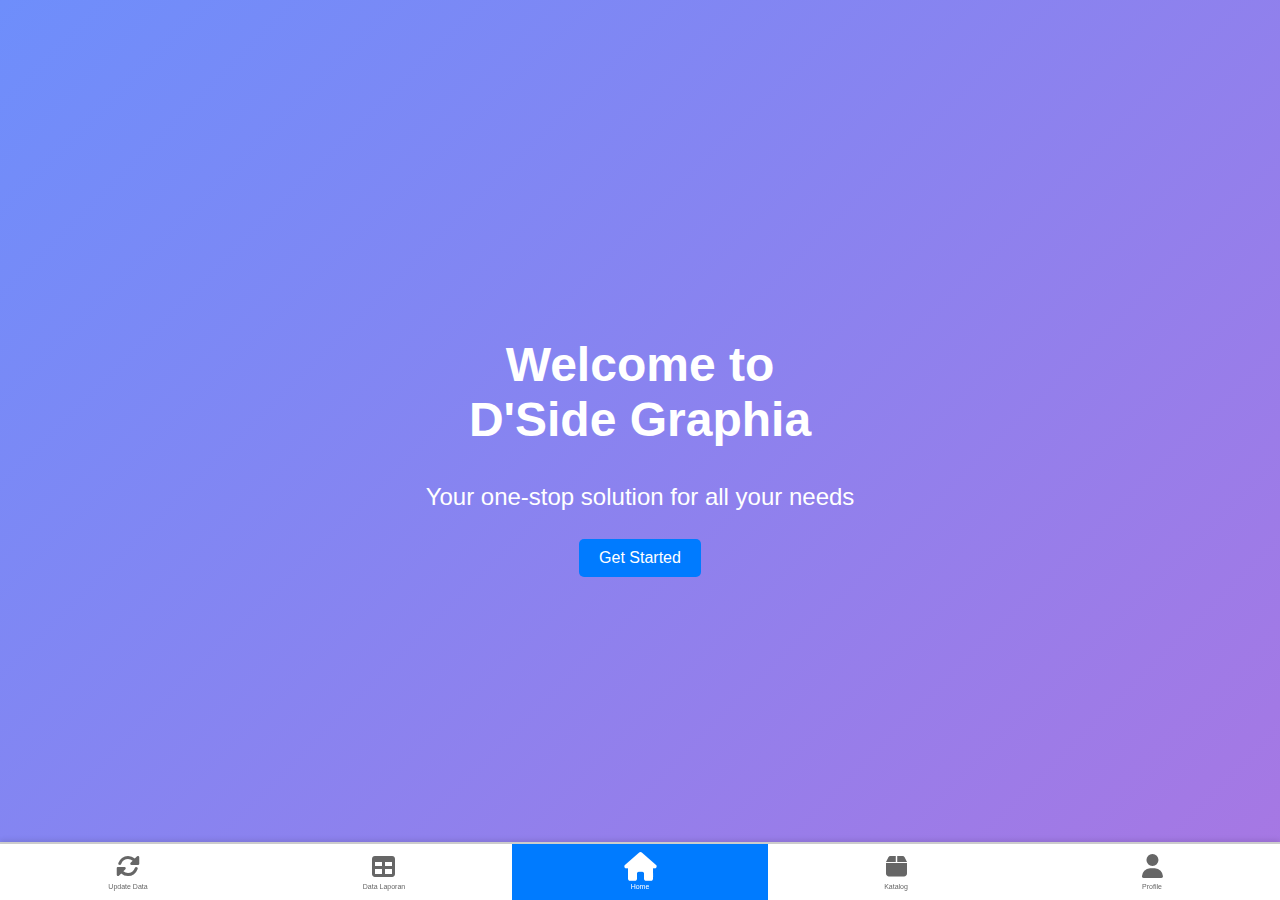
<file: dside.html>
<!DOCTYPE html>
<html lang="en">
<head>
    <meta charset="UTF-8">
    <meta name="viewport" content="width=device-width, initial-scale=1.0">
    <title>D'Side Graphia | Digital Printing</title>
    <link rel="stylesheet" href="https://cdnjs.cloudflare.com/ajax/libs/font-awesome/6.0.0-beta3/css/all.min.css">
    <style>
        body {
            font-family: 'Roboto', sans-serif;
            margin: 0;
            padding: 0;
            display: flex;
            flex-direction: column;
            height: 100vh;
        }
        
        .tabs {
            display: flex;
            justify-content: space-around;
            border-top: 2px solid #ccc;
            position: fixed;
            bottom: 0;
            width: 100%;
            background-color: #fff;
            z-index: 1000;
            box-shadow: 0 -2px 5px rgba(0,0,0,0.1);
        }
        .tab {
            flex: 1;
            text-align: center;
            padding: 10px;
            cursor: pointer;
            transition: background-color 0.3s ease, color 0.3s ease, transform 0.3s ease;
            font-size: 7px;
            color: #666;
        }
        .tab i {
            display: block;
            font-size: 24px;
            margin-bottom: 5px;
            transition: transform 0.3s ease;
        }
        .tab:hover {
            background-color: #f0f0f0;
            color: #007bff;
        }
        .tab:hover i {
            transform: scale(1.1);
        }
        .tab.active {
            background-color: #007bff;
            color: white;
        }
        .tab.active i {
            transform: scale(1.2);
        }
        .tab-content {
            display: none;
            flex: 1;
            height: calc(100% -100px); /* Adjust height to account for the tab bar */
            background-color: #fff;
            padding: 0;
            box-shadow: 0 2px 5px rgba(0,0,0,0.1);
            animation: fadeIn 0.5s ease;
            margin-bottom: 50px; /* Add margin-bottom */
        }
        .tab-content.active {
            display: block;
        }
        iframe {
            width: 100%;
            height: 100%;
            border: none;
        }
        @keyframes fadeIn {
            from {
                opacity: 0;
            }
            to {
                opacity: 1;
            }
        }
        
        .home-banner {
            display: flex;
            flex-direction: column;
            justify-content: center;
            align-items: center;
            height: 100%;
            background: linear-gradient(135deg, #6e8efb, #a777e3);
            color: white;
            text-align: center;
            padding: 20px;
        }
        .home-banner h1 {
            font-size: 3em;
            margin: 0.5em 0;
            animation: slideInDown 1s ease-out;
        }
        .home-banner p {
            font-size: 1.5em;
            margin: 0.5em 0;
            animation: slideInUp 1s ease-out;
        }
        .home-banner a {
            display: inline-block;
            padding: 10px 20px;
            background-color: #007bff;
            color: white;
            text-decoration: none;
            border-radius: 5px;
            margin-top: 1em;
            animation: fadeIn 1.5s ease-out;
        }
        
        .home-banner a:hover {
            background-color: #0056b3;
        }
        @keyframes slideInDown {
            from {
                transform: translateY(-50px);
                opacity: 0;
            }
            to {
                transform: translateY(0);
                opacity: 1;
            }
        }
        @keyframes slideInUp {
            from {
                transform: translateY(50px);
                opacity: 0;
            }
            to {
                transform: translateY(0);
                opacity: 1;
            }
        }

        .profile-container {
            background-color: #fff;
            width:100%;
            justify-content: center;
            display: flex;
            flex-direction: column;
            margin: 5px;
            position: fixed;
        }

        .profile-header {
            text-align: center;
            border-bottom: 2px solid #007bff;
            margin-bottom: 20px;
            padding: 0 15px 10px 5px;
        }

        .profile-header h1 {
            margin: 0;
            font-size: 28px;
            color: #007bff;
        }

        .profile-header p {
            margin: 5px 0;
            font-size: 10px;
            color: #666;
        }

        .profile-info {
            margin-bottom: 20px;
        }

        .profile-info p {
            font-size: 16px;
            margin: 10px 0;
            color: #333;
        }

        .profile-info i {
            margin-right: 10px;
            color: #007bff;
        }

        .contact-form {
            background-color: white;
            padding: 10px;
            border-radius: 8px;
            margin-bottom:50px
        }

        .contact-form h2 {
            margin-top: 0;
            color: #333;
        }

        .contact-form .form-group {
            margin-bottom: 15px;
        }

        .contact-form .form-group label {
            display: block;
            margin-bottom: 5px;
            color: #666;
        }

        .contact-form .form-group input,
        .contact-form .form-group textarea {
            width: 90%;
            padding: 10px;
            border: 1px solid #ddd;
            border-radius: 4px;
            transition: border-color 0.3s ease;
        }

        .contact-form .form-group input:focus,
        .contact-form .form-group textarea:focus {
            outline: none;
            border-color: #007bff;
        }

        .contact-form button {
            display: inline-block;
            padding: 10px 20px;
            background-color: #007bff;
            color: white;
            border: none;
            border-radius: 4px;
            cursor: pointer;
            transition: background-color 0.3s ease;
        }

        .contact-form button:hover {
            background-color: #0056b3;
        }

        h3 {
            text-align: center;
            color: #007bff;
        }

        .table-container {
            max-width: 1000px;
            margin: 20px auto;
            overflow-x: auto;
        }

        table {
            width: 100%;
            border-collapse: collapse;
            background-color: #fff;
            box-shadow: 0 4px 8px rgba(0, 0, 0, 0.1);
            border-radius: 8px;
            overflow: hidden;
        }

        thead {
            background-color: #007bff;
            color: #fff;
        }

        th, td {
            padding: 12px;
            text-align: left;
        }

        th {
            font-weight: bold;
        }

        tr:nth-child(even) {
            background-color: #f2f2f2;
        }

        tr:hover {
            background-color: #e2e2e2;
        }

        tfoot {
            background-color: #f9f9f9;
        }
        
        /* Maintenance */
        
.container {
    text-align: center;
}

.maintenance-message {
    background-color: #fff;
    padding: 30px;
    border-radius: 10px;
    box-shadow: 0 0 10px rgba(0,0,0,0.1);
}

.maintenance-message h1 {
    margin-bottom: 10px;
    color: #333;
    font-size: 24px;
}

.maintenance-message p {
    margin-bottom: 20px;
    color: #666;
}

.loader {
    margin: 20px auto;
    border: 5px solid #f3f3f3;
    border-radius: 50%;
    border-top: 5px solid #3498db;
    width: 50px;
    height: 50px;
    animation: spin 1s linear infinite;
}

@keyframes spin {
    0% { transform: rotate(0deg); }
    100% { transform: rotate(360deg); }
}
        
/*End Maintenance CSS*/
/*Maintenance HTML
        
    <div class="container">
        <div class="maintenance-message">
            <h1>Website Under Maintenance</h1>
            <p>We are currently performing maintenance. Please check back later.</p>
            <div class="loader"></div>
        </div>
    </div>
        
End Maintenance HTML*/
        
    </style>
</head>
<body>
<div id="update-data" class="tab-content">
    <iframe src="https://www.appsheet.com/start/3459f079-bcb4-4e85-be1a-dfe3416a19a0"></iframe>
</div>
<div id="data-laporan" class="tab-content">
    <div class="container">
        <div class="maintenance-message">
            <h1>Website Under Maintenance</h1>
            <p>We are currently performing maintenance.</p>
            <p>Laporan Catatan Pegawean Masih diberesi</p>
            <p>( Informasi Pekerjaan dan Kontrol Pekerjaan)</p>
            <div class="loader"></div>
        </div>
    </div>
</div>
<div id="home" class="tab-content active">
    <div class="home-banner">
        <h1>Welcome to<br/> D'Side Graphia</h1>
        <p>Your one-stop solution for all your needs</p>
        <a href="#">Get Started</a>
    </div>
</div>
<div id="katalog" class="tab-content">
    <iframe src="https://s.id/katalog-dsidegraphia"></iframe>
</div>
<div id="profile" class="tab-content">
    <div class="profile-container">
        <div class="profile-header">
            <h1>D'SIDE GRAPHIA</h1>
            <p>Digital Printing</p>
            <p>Jl. By Pass - Desa Cadangpinggan, Kec. Sukagumiwang, Kab. Indramayu, Jawa Barat 45274</p>
            <p>0878-3833-3993</p>
        </div>
        <div class="contact-form">
            <h2>Contact Us</h2>
            <form action="https://formsubmit.co/ridwanvs@gmail.com" enctype="multipart/form-data" method="POST">
                <div class="form-group">
                    <input type="text" id="name" name="name" placeholder="Nama" required>
                </div>
                <div class="form-group">
                    <input type="number" id="phone" name="phone" placeholder="WhatsApp" required>
                </div>
                <div class="form-group">
                    <input type="email" id="email" name="email" placeholder="Email" required>
                </div>
                <div class="form-group">
                    <input type="file" name="attachment" accept="image/png, image/jpeg">
                </div>
                <div class="form-group">
                    <textarea id="message" name="message" rows="4" placeholder="Tulis Pesan/Rincian disini" required></textarea>
                </div>
                <button type="submit">Kirim</button>
                <input type="hidden" name="_template" value="table">
                <input type="hidden" name="_captcha" value="false">
                <input type="hidden" name="_next" value="#">
            </form>
        </div>
    </div>
</div>

<div class="tabs">
    <div class="tab" data-target="#update-data">
        <i class="fas fa-sync-alt"></i>
        <div>Update Data</div>
    </div>
    <div class="tab" data-target="#data-laporan">
        <i class="fas fa-table"></i>
        <div>Data Laporan</div>
    </div>
    <div class="tab active" data-target="#home">
        <i class="fas fa-home"></i>
        <div>Home</div>
    </div>
    <div class="tab" data-target="#katalog">
        <i class="fas fa-box"></i>
        <div>Katalog</div>
    </div>
    <div class="tab" data-target="#profile">
        <i class="fas fa-user"></i>
        <div>Profile</div>
    </div>
</div>
    	
<script>
    document.querySelectorAll('.tab').forEach(tab => {
        tab.addEventListener('click', () => {
            document.querySelectorAll('.tab').forEach(t => t.classList.remove('active'));
            document.querySelectorAll('.tab-content').forEach(content => content.classList.remove('active'));

            tab.classList.add('active');
            document.querySelector(tab.getAttribute('data-target')).classList.add('active');
        });
    });

    async function fetchCSV(url) {
        try {
            const response = await fetch(url);
            const text = await response.text();
            const rows = text.split('\n').slice(1).filter(row => row).map(row => row.split(','));
            const tableBody = document.querySelector('#data-table tbody');
            tableBody.innerHTML = '';

            rows.forEach((row, index) => {
                const tr = document.createElement('tr');
                row.forEach(cell => {
                    const td = document.createElement('td');
                    td.textContent = cell;
                    tr.appendChild(td);
                });
                tableBody.appendChild(tr);
            });
        } catch (error) {
            console.error('Error fetching CSV data:', error);
        }
    }

    fetchCSV('https://docs.google.com/spreadsheets/d/e/2PACX-1vTq4ejuCtrDGT6VyHqNv-7RZlYnfwE6XHz6LJ-Fa49Lja3JjFyMTxY-v_Mjn8nAJEUr4JloY2c-LVaU/pub?output=csv');
</script>
</body>
</html>
</file>
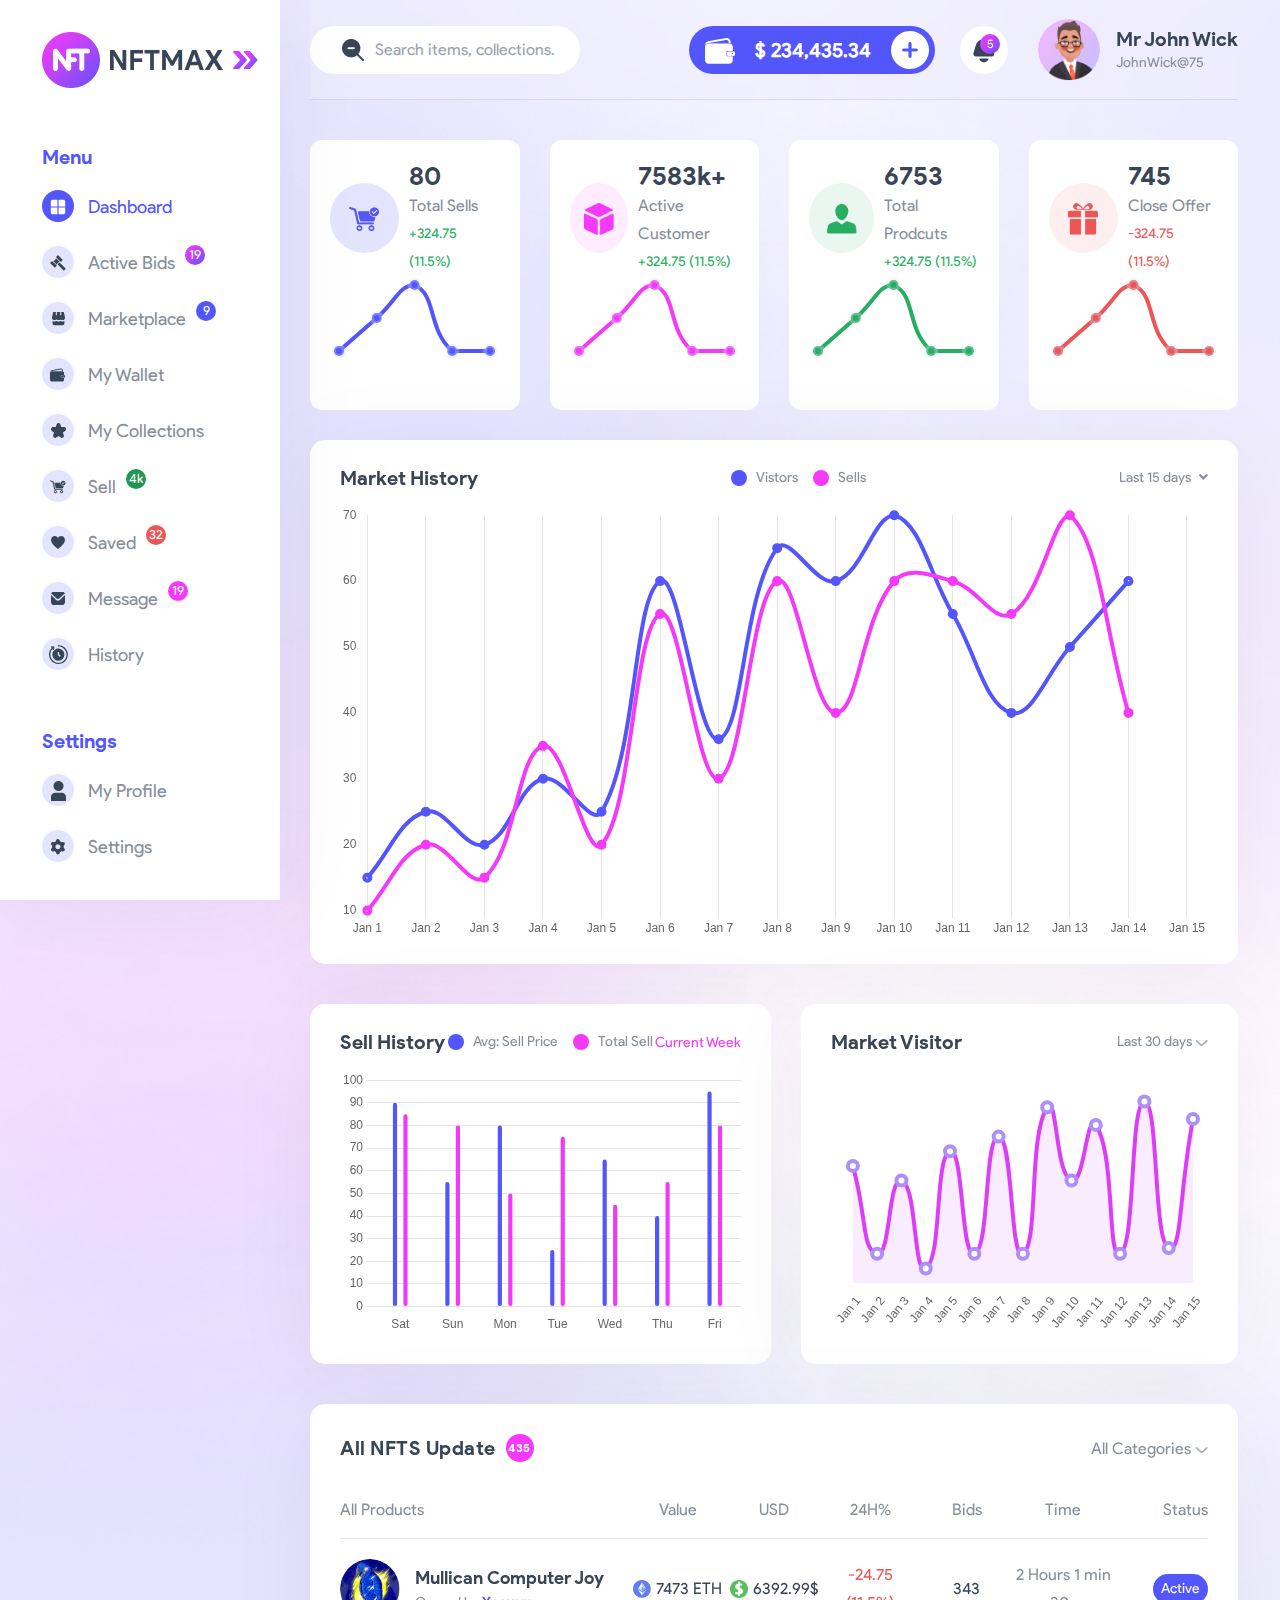
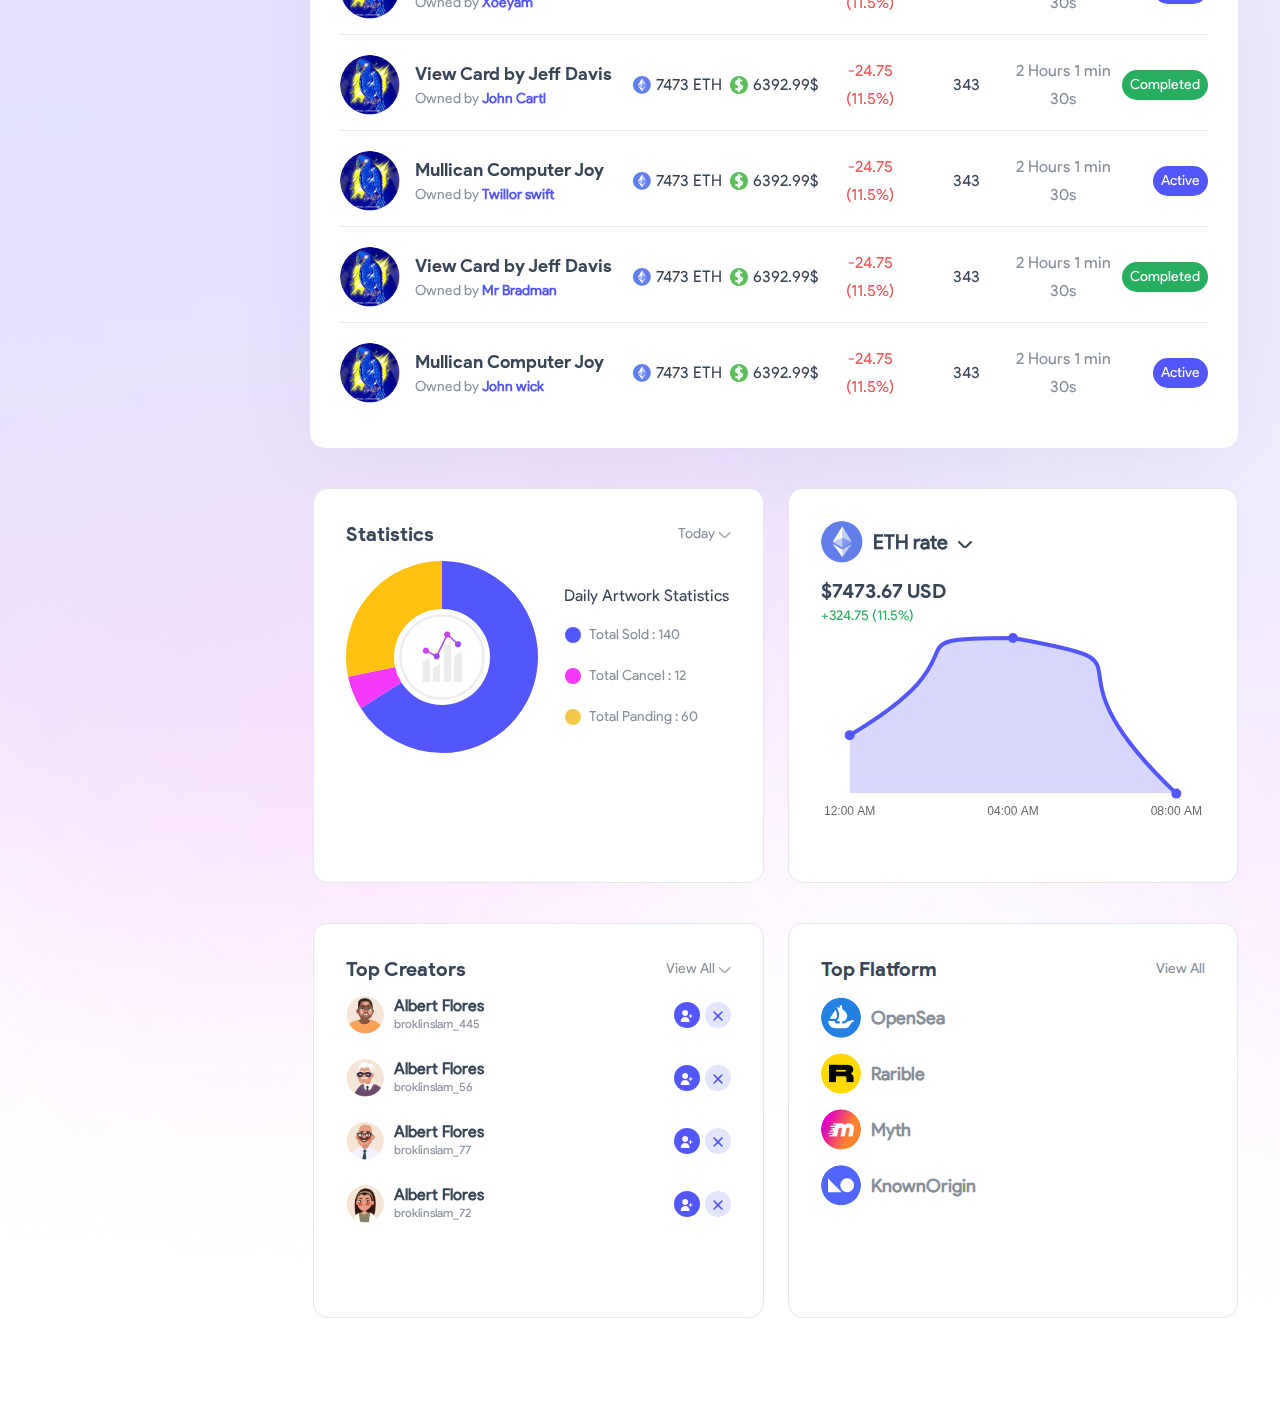
<file: history.htm>
<!DOCTYPE html>
<html class="no-js" lang="zxx">
<head>

<meta charset="utf-8">
<meta http-equiv="X-UA-Compatible" content="IE=edge">
<meta name="keywords" content="Site keywords here">
<meta name="description" content="#">
<meta name="viewport" content="width=device-width, initial-scale=1, shrink-to-fit=no">

<title>NFT MAX - NFT Dashboard Template</title>

<link rel="icon" href="assets/img/favicon.png">

<link rel="stylesheet" href="assets/css/bootstrap.min.css">
<link rel="stylesheet" href="assets/css/font-awesome-all.min.css">
<link rel="stylesheet" href="assets/css/charts.min.css">
<link rel="stylesheet" href="assets/css/slickslider.min.css">
<link rel="stylesheet" href="assets/css/reset.css">
<link rel="stylesheet" href="assets/style.css">
</head>
<body>
<div class="body-bg" style="background-image:url('assets/img/body-bg.jpg')">

<div class="nftmax-smenu">

<div class="admin-menu">

<div class="logo">
<a href="nftmaxl_quomodothemes_default.html">
<img class="nftmax-logo__main" src="assets/img/logo-white.png" alt="#">
</a>
<div class="nftmax__sicon close-icon"><img src="assets/img/menu-toggle.svg" alt="#"></div>
</div>

<div class="admin-menu__one">
<h4 class="admin-menu__title nftmax-scolor">Menu</h4>

<div class="menu-bar">
<ul class="menu-bar__one">
<li class="active"><a href="nftmaxl_quomodothemes_default.html"><span class="menu-bar__text"><span class="nftmax-menu-icon nftmax-svg-icon__v1"><svg class="nftmax-svg-icon" xmlns="http://www.w3.org/2000/svg" width="16" height="16" viewBox="0 0 16 16"><path d="M0.800781 2.60005V7.40005H7.40078V0.800049H2.60078C2.12339 0.800049 1.66555 0.989691 1.32799 1.32726C0.990424 1.66482 0.800781 2.12266 0.800781 2.60005H0.800781Z"></path><path d="M13.4016 0.800049H8.60156V7.40005H15.2016V2.60005C15.2016 2.12266 15.0119 1.66482 14.6744 1.32726C14.3368 0.989691 13.879 0.800049 13.4016 0.800049V0.800049Z"></path><path d="M0.800781 13.4001C0.800781 13.8775 0.990424 14.3353 1.32799 14.6729C1.66555 15.0105 2.12339 15.2001 2.60078 15.2001H7.40078V8.6001H0.800781V13.4001Z"></path><path d="M8.60156 15.2001H13.4016C13.879 15.2001 14.3368 15.0105 14.6744 14.6729C15.0119 14.3353 15.2016 13.8775 15.2016 13.4001V8.6001H8.60156V15.2001Z"></path></svg></span><span class="menu-bar__name">Dashboard</span></span></a></li>
<li><a href="active-bids.htm"><span class="menu-bar__text"><span class="nftmax-menu-icon nftmax-svg-icon__v2"><svg class="nftmax-svg-icon" viewBox="0 0 16 16" xmlns="http://www.w3.org/2000/svg"><path d="M8.40093 8.39892C8.07534 8.74593 7.8023 9.13874 7.59052 9.56484L13.3422 15.3165C13.4732 15.4475 13.651 15.5211 13.8362 15.5211C14.0215 15.5211 14.1992 15.4475 14.3303 15.3165L15.3185 14.3283C15.3834 14.2634 15.4349 14.1864 15.47 14.1016C15.5052 14.0168 15.5232 13.9259 15.5232 13.8342C15.5232 13.7424 15.5052 13.6515 15.47 13.5667C15.4349 13.482 15.3834 13.4049 15.3185 13.34L9.56685 7.5899C9.13999 7.79984 8.74699 8.07254 8.40093 8.39892Z"></path><path d="M4.94216 4.94003C4.41373 5.43043 3.80202 5.8226 3.1358 6.09809L6.74747 9.70976C7.02543 9.04469 7.41799 8.43359 7.90728 7.90427C8.43576 7.4139 9.04746 7.02168 9.71363 6.74604L6.10179 3.13507C5.82373 3.79989 5.43125 4.41079 4.94216 4.94003Z"></path><path d="M7.4116 0.494075L6.42351 1.48216C6.15066 1.75501 6.15066 2.19739 6.42351 2.47024L10.3758 6.42256C10.6487 6.69541 11.0911 6.69541 11.3639 6.42256L12.352 5.43448C12.6249 5.16163 12.6249 4.71925 12.352 4.4464L8.39968 0.494075C8.12683 0.221224 7.68445 0.221224 7.4116 0.494075Z"></path><path d="M1.48209 6.42236L0.49401 7.41044C0.221159 7.68329 0.221159 8.12567 0.49401 8.39852L4.44633 12.3508C4.71919 12.6237 5.16156 12.6237 5.43441 12.3508L6.4225 11.3628C6.69535 11.0899 6.69535 10.6475 6.4225 10.3747L2.47017 6.42236C2.19732 6.14951 1.75494 6.14951 1.48209 6.42236Z"></path></svg></span><span class="menu-bar__name">Active Bids</span><span class="menu-bar__count nft-gr-primary">19</span></span></a></li>
<li><a href="market-place.htm"><span class="menu-bar__text"><span class="nftmax-menu-icon nftmax-svg-icon__v3"><svg class="nftmax-svg-icon" viewBox="0 0 13 14" xmlns="http://www.w3.org/2000/svg"><path d="M10.2704 9.42604C9.70288 9.42584 9.14549 9.27516 8.65433 8.98917C8.16317 9.27516 7.60578 9.42584 7.03831 9.42604H5.96096C5.39271 9.42532 4.83491 9.27227 4.34494 8.98267C3.85499 9.27232 3.29717 9.42537 2.72891 9.42604H2.19024C1.62228 9.42585 1.06457 9.27377 0.574219 8.98538V11.5942C0.574219 12.0254 0.744478 12.439 1.04754 12.744C1.3506 13.0489 1.76165 13.2202 2.19024 13.2202H10.809C11.2376 13.2202 11.6487 13.0489 11.9517 12.744C12.2548 12.439 12.425 12.0254 12.425 11.5942V8.98592C11.9346 9.27391 11.3769 9.42578 10.809 9.42604H10.2704Z"></path><path d="M9.20833 0V3.24641H8.125V0H4.875V3.24641H3.79167V0H1.19167L0.013 5.29327L0 5.95175C0 6.52575 0.228273 7.07624 0.634602 7.48212C1.04093 7.888 1.59203 8.11602 2.16667 8.11602H2.70833C3.01703 8.11503 3.32189 8.04774 3.60227 7.91872C3.88264 7.78971 4.13197 7.60198 4.33333 7.36827C4.5347 7.60198 4.78402 7.78971 5.0644 7.91872C5.34477 8.04774 5.64964 8.11503 5.95833 8.11602H7.04167C7.34923 8.11618 7.65329 8.05077 7.93352 7.92415C8.21375 7.79753 8.4637 7.61263 8.66667 7.38179C8.86963 7.61263 9.11958 7.79753 9.39981 7.92415C9.68004 8.05077 9.9841 8.11618 10.2917 8.11602H10.8333C11.408 8.11602 11.9591 7.888 12.3654 7.48212C12.7717 7.07624 13 6.52575 13 5.95175V5.41068L11.8083 0H9.20833Z"></path></svg></span><span class="menu-bar__name">Marketplace</span><span class="menu-bar__count ntfmax__bgc--2">9</span></span></a></li>
<li><a href="my-wallet.htm"><span class="menu-bar__text"><span class="nftmax-menu-icon nftmax-svg-icon__v4"><svg class="nftmax-svg-icon" viewBox="0 0 16 13" xmlns="http://www.w3.org/2000/svg"><path d="M14.0764 6.57306C13.201 6.57306 12.4115 6.56813 11.6219 6.57503C10.998 6.57996 10.8122 6.76339 10.8031 7.37187C10.7981 7.74959 10.7971 8.12828 10.8062 8.506C10.8183 9.04051 11.0303 9.25353 11.5745 9.25945C12.3812 9.26734 13.1879 9.26142 14.0016 9.26142C14.0016 10.1164 14.0905 10.9547 13.9754 11.7663C13.8704 12.5099 13.1172 12.9902 12.2933 12.9922C8.78993 13.0011 5.28652 13.003 1.7831 12.9912C0.778516 12.9873 0.0192745 12.2476 0.0122071 11.2713C-0.00394697 9.0346 -0.00394697 6.79889 0.0122071 4.56221C0.0192745 3.57602 0.773468 2.84623 1.78108 2.84327C5.2845 2.83341 8.78791 2.8344 12.2913 2.84327C13.3131 2.84525 14.0481 3.55333 14.0743 4.54249C14.0905 5.19633 14.0764 5.85215 14.0764 6.57306Z"></path><path d="M12.8989 2.62038C12.7232 2.62038 12.5758 2.61052 12.4294 2.62235C12.0619 2.65095 11.9468 2.50697 11.9498 2.13714C11.9559 1.16772 11.5136 0.8403 10.5545 1.01486C7.72955 1.52866 4.90561 2.04247 2.07764 2.53852C1.30931 2.67265 0.558145 2.80578 0.0351562 3.54839C0.0927052 2.58093 0.718676 1.86693 1.70912 1.68152C4.7784 1.10854 7.85171 0.557262 10.9281 0.0227454C11.6085 -0.0955978 12.1295 0.258446 12.5162 0.783101C12.9221 1.3334 12.9746 1.95963 12.8989 2.62038Z"></path><path d="M13.0971 9.03944C12.5933 9.03944 12.0895 9.03747 11.5857 9.04043C11.2142 9.0424 11.0234 8.87475 11.0274 8.50394C11.0314 8.11045 11.0304 7.71696 11.0284 7.32347C11.0264 6.9566 11.2061 6.78895 11.5867 6.79191C12.5944 6.7998 13.602 6.80177 14.6106 6.79289C14.9922 6.78994 15.1699 6.95364 15.1669 7.32248C15.1628 7.71597 15.1618 8.10946 15.1659 8.50295C15.1699 8.87179 14.9872 9.0424 14.6106 9.03747C14.1068 9.03155 13.603 9.0355 13.0992 9.0355C13.0971 9.03648 13.0971 9.03846 13.0971 9.03944ZM13.8645 7.42406C13.6848 7.64299 13.4788 7.79191 13.502 7.88856C13.5373 8.03451 13.7322 8.14398 13.8594 8.26824C13.9755 8.14891 14.1674 8.03944 14.1845 7.90828C14.1997 7.79092 14.023 7.6499 13.8645 7.42406Z"></path></svg></span><span class="menu-bar__name">My Wallet</span></span></a></li>
<li><a href="my-collection.htm"><span class="menu-bar__text"><span class="nftmax-menu-icon nftmax-svg-icon__v5"><svg class="nftmax-svg-icon" viewBox="0 0 15 15" xmlns="http://www.w3.org/2000/svg"><path d="M14.1755 7.88376L11.9493 9.56253L12.7948 12.266C12.9314 12.6853 12.9331 13.1389 12.7997 13.5593C12.6663 13.9797 12.4049 14.3444 12.0544 14.5988C11.7099 14.8615 11.2925 15.0022 10.8643 15C10.436 14.9978 10.02 14.8528 9.67807 14.5866L7.50125 12.9323L5.3238 14.5846C4.97996 14.8458 4.56476 14.9876 4.13792 14.9898C3.71108 14.9919 3.29457 14.8542 2.94827 14.5966C2.60197 14.3389 2.34373 13.9745 2.21066 13.5557C2.0776 13.1369 2.07657 12.6854 2.20772 12.266L3.05318 9.56253L0.826957 7.88376C0.483556 7.62452 0.22828 7.25987 0.0975914 6.84188C-0.0330973 6.4239 -0.0325136 5.97396 0.0992584 5.55633C0.23103 5.13871 0.487251 4.77476 0.831323 4.51648C1.17539 4.25819 1.58972 4.11878 2.01511 4.11815H4.74974L5.57957 1.44762C5.71006 1.02726 5.96649 0.660548 6.31187 0.400372C6.65724 0.140196 7.07372 0 7.50125 0C7.92878 0 8.34526 0.140196 8.69064 0.400372C9.03601 0.660548 9.29244 1.02726 9.42293 1.44762L10.2528 4.11815H12.9849C13.4103 4.11878 13.8246 4.25819 14.1687 4.51648C14.5127 4.77476 14.769 5.13871 14.9007 5.55633C15.0325 5.97396 15.0331 6.4239 14.9024 6.84188C14.7717 7.25987 14.5164 7.62452 14.173 7.88376H14.1755Z"></path></svg></span><span class="menu-bar__name">My Collections</span></span></a></li>
<li><a href="sell.htm"><span class="menu-bar__text"><span class="nftmax-menu-icon nftmax-svg-icon__v6"><svg class="nftmax-svg-icon" viewBox="0 0 16 13" xmlns="http://www.w3.org/2000/svg"><path d="M13.7481 5.26312C13.5414 5.97928 13.3729 6.66044 13.1345 7.31719C13.0759 7.47914 12.7927 7.65899 12.6104 7.66062C10.4807 7.68503 8.3509 7.67689 6.22115 7.67771C5.90621 7.67771 5.7052 7.52227 5.63277 7.22116C5.29585 5.81082 4.95567 4.4013 4.63422 2.9877C4.53656 2.56045 4.73106 2.29677 5.14285 2.29433C6.87872 2.28294 8.61377 2.28945 10.3928 2.28945C10.3716 3.2115 10.6231 4.01636 11.3205 4.63079C12.0049 5.23464 12.813 5.41531 13.7481 5.26312Z"></path><path d="M5.19379 8.17081C6.62692 8.17081 8.03482 8.17081 9.44271 8.17081C10.364 8.17081 11.286 8.16837 12.2072 8.17162C12.6361 8.17325 12.8803 8.36531 12.8917 8.69735C12.9039 9.04729 12.6524 9.25969 12.2056 9.25969C9.7658 9.26132 7.3268 9.26132 4.88699 9.25969C4.393 9.25888 4.25547 9.13925 4.14723 8.63957C3.68336 6.49598 3.21623 4.3524 2.76131 2.20718C2.70759 1.9549 2.60912 1.8133 2.34952 1.73354C1.75462 1.55125 1.17112 1.33152 0.584356 1.124C0.0911849 0.949842 -0.0911093 0.683725 0.0423561 0.34111C0.174194 0.00256369 0.46147 -0.0828867 0.929413 0.0798759C1.65859 0.332972 2.38126 0.605599 3.11694 0.834281C3.48804 0.949842 3.66545 1.15981 3.74439 1.53579C4.19362 3.66879 4.66075 5.79854 5.12218 7.92911C5.13683 7.9934 5.16043 8.05687 5.19379 8.17081Z"></path><path d="M10.7344 2.61573C10.7271 1.28596 11.8054 0.206025 13.1352 0.210094C14.4381 0.214164 15.5107 1.29654 15.5082 2.60596C15.5066 3.91213 14.4291 4.99125 13.1246 4.9945C11.82 4.99694 10.7417 3.92434 10.7344 2.61573ZM14.1402 1.55533C13.7089 2.01839 13.2849 2.47168 12.782 3.01124C12.5411 2.6849 12.3474 2.42285 12.1252 2.12174C11.9022 2.35612 11.7549 2.50993 11.6589 2.61084C12.0666 3.03159 12.4564 3.43442 12.817 3.80552C13.4013 3.21958 14.0027 2.61654 14.6554 1.96223C14.5488 1.8776 14.421 1.77587 14.2932 1.67414C14.2533 1.64241 14.2118 1.61067 14.1402 1.55533Z"></path><path d="M11.6107 9.7032C12.4571 9.69506 13.1464 10.3599 13.1618 11.1998C13.1781 12.0535 12.4847 12.7542 11.6245 12.7542C10.7847 12.7542 10.097 12.0714 10.0938 11.2348C10.0913 10.3933 10.7668 9.71134 11.6107 9.7032ZM12.3024 11.2234C12.3008 10.8523 12.0103 10.552 11.6441 10.5439C11.2648 10.5349 10.9483 10.8482 10.9507 11.2307C10.9531 11.5978 11.2486 11.9029 11.6107 11.9119C11.9899 11.9217 12.3041 11.6091 12.3024 11.2234Z"></path><path d="M5.41555 12.7526C4.57082 12.7461 3.8921 12.0665 3.89454 11.2291C3.89698 10.364 4.58221 9.69181 5.45218 9.70239C6.29122 9.71216 6.96506 10.4039 6.95448 11.2454C6.94471 12.0877 6.25867 12.7591 5.41555 12.7526ZM6.1016 11.2299C6.10241 10.845 5.78828 10.5349 5.40579 10.5447C5.04527 10.5536 4.73846 10.8661 4.73765 11.2234C4.73683 11.5831 5.0412 11.8981 5.40009 11.9103C5.78014 11.9241 6.10079 11.6132 6.1016 11.2299Z"></path></svg></span><span class="menu-bar__name">Sell</span><span class="menu-bar__count ntfmax__bgc--6">4k</span></span></a></li>
<li><a href="all-saved.htm"><span class="menu-bar__text"><span class="nftmax-menu-icon nftmax-svg-icon__v7"><svg class="nftmax-svg-icon" viewBox="0 0 14 13" xmlns="http://www.w3.org/2000/svg"><path d="M3.79296 0C4.44956 0.010169 5.09184 0.192671 5.65493 0.529075C6.21803 0.86548 6.682 1.34387 7 1.91595C7.318 1.34387 7.78197 0.86548 8.34507 0.529075C8.90816 0.192671 9.55044 0.010169 10.207 0C11.2537 0.0452807 12.2399 0.501197 12.9501 1.26814C13.6602 2.03509 14.0367 3.05073 13.9972 4.09316C13.9972 8.02666 7.60875 12.5698 7.33703 12.7625L7 13L6.66297 12.7625C6.39125 12.5709 0.00282288 8.02666 0.00282288 4.09316C-0.0366831 3.05073 0.339771 2.03509 1.04994 1.26814C1.76011 0.501197 2.74626 0.0452807 3.79296 0Z"></path></svg></span><span class="menu-bar__name">Saved</span><span class="menu-bar__count ntfmax__bgc--7">32</span></span></a></li>
<li><a href="message.htm"><span class="menu-bar__text"><span class="nftmax-menu-icon nftmax-svg-icon__v8"><svg class="nftmax-svg-icon" viewBox="0 0 14 13" xmlns="http://www.w3.org/2000/svg"><path d="M13.9729 3L9.06236 7.82172C7.92242 8.93841 6.07703 8.93841 4.93709 7.82172L0.0267964 3C0.0185934 3.09048 0 3.17238 0 3.26232V10.1359C0.00191403 11.7168 1.30673 12.9981 2.9167 13H11.0833C12.6933 12.9981 13.9981 11.7168 14 10.1359V3.26232C13.9997 3.17238 13.9811 3.09048 13.9729 3Z"></path><path d="M8.31954 6.50593L14 1.35845C13.4403 0.517707 12.4369 0.00264136 11.353 0H2.64666C1.5631 0.00264136 0.559417 0.517707 0 1.35845L5.68046 6.50593C6.40983 7.16469 7.58988 7.16469 8.31954 6.50593Z"></path></svg></span><span class="menu-bar__name">Message</span><span class="menu-bar__count  ntfmax__bgc--3">19</span></span></a></li>
<li><a href="history.htm"><span class="menu-bar__text"><span class="nftmax-menu-icon nftmax-svg-icon__v9"><svg class="nftmax-svg-icon" viewBox="0 0 19 19" xmlns="http://www.w3.org/2000/svg"><path d="M9.37855 15.6715C10.5752 15.6715 11.745 15.3166 12.74 14.6518C13.7349 13.987 14.5104 13.042 14.9684 11.9365C15.4263 10.8309 15.5461 9.61436 15.3127 8.4407C15.0792 7.26704 14.503 6.18896 13.6568 5.3428C12.8107 4.49664 11.7326 3.92039 10.5589 3.68694C9.38526 3.45348 8.16873 3.5733 7.06316 4.03124C5.9576 4.48918 5.01266 5.26467 4.34783 6.25966C3.683 7.25464 3.32816 8.42442 3.32816 9.62107C3.33057 11.225 3.9688 12.7625 5.10295 13.8967C6.23709 15.0308 7.77463 15.669 9.37855 15.6715ZM8.70628 7.60428C8.70628 7.42598 8.77711 7.25499 8.90318 7.12891C9.02926 7.00284 9.20025 6.93201 9.37855 6.93201C9.55684 6.93201 9.72784 7.00284 9.85391 7.12891C9.97999 7.25499 10.0508 7.42598 10.0508 7.60428V9.33872L11.2811 10.569C11.4068 10.6957 11.4772 10.8672 11.4768 11.0457C11.4765 11.2243 11.4054 11.3954 11.2791 11.5216C11.1529 11.6479 10.9817 11.719 10.8032 11.7193C10.6246 11.7197 10.4532 11.6493 10.3264 11.5236L8.90124 10.0984C8.7779 9.96987 8.70818 9.79918 8.70628 9.62107V7.60428Z"></path><path d="M9.37854 0.209365C9.20024 0.209365 9.02925 0.280193 8.90317 0.406267C8.7771 0.532342 8.70627 0.703335 8.70627 0.881631C8.70627 1.05993 8.7771 1.23092 8.90317 1.35699C9.02925 1.48307 9.20024 1.5539 9.37854 1.5539C11.2605 1.54612 13.0865 2.19384 14.5428 3.38583C15.9992 4.57782 16.9951 6.23969 17.3595 8.08605C17.7239 9.93241 17.4341 11.848 16.5398 13.504C15.6455 15.1599 14.2026 16.4528 12.4588 17.1606C10.715 17.8685 8.77918 17.9471 6.98374 17.3829C5.1883 16.8188 3.64531 15.6471 2.61973 14.0691C1.59415 12.4911 1.15 10.6053 1.36354 8.73548C1.57707 6.86565 2.43498 5.12852 3.78993 3.82239L3.74435 4.17009C3.72117 4.3469 3.76918 4.52568 3.87782 4.6671C3.98646 4.80852 4.14682 4.90099 4.32364 4.92417C4.50045 4.94734 4.67924 4.89933 4.82065 4.7907C4.96207 4.68206 5.05454 4.52169 5.07772 4.34487L5.33936 2.34515C5.35537 2.16962 5.30457 1.99451 5.19711 1.8548C5.08964 1.71508 4.93343 1.62105 4.75967 1.59148L2.75995 1.33003C2.6712 1.31592 2.58053 1.31974 2.49328 1.34127C2.40604 1.3628 2.324 1.40161 2.25201 1.45539C2.18002 1.50917 2.11954 1.57684 2.07415 1.6544C2.02876 1.73195 1.99938 1.81782 1.98775 1.90693C1.97612 1.99603 1.98247 2.08657 2.00643 2.17318C2.03038 2.25979 2.07146 2.34071 2.12723 2.41118C2.183 2.48164 2.25233 2.5402 2.33112 2.58341C2.40991 2.62662 2.49657 2.65359 2.58597 2.66273L3.00459 2.71759C1.3997 4.20681 0.365311 6.20977 0.0800858 8.38051C-0.20514 10.5512 0.27671 12.7534 1.44241 14.6067C2.6081 16.46 4.38444 17.8479 6.4646 18.5308C8.54476 19.2138 10.7981 19.1487 12.8354 18.347C14.8728 17.5453 16.5661 16.0573 17.623 14.1399C18.6799 12.2225 19.034 9.99617 18.6241 7.84549C18.2142 5.69482 17.0661 3.75482 15.378 2.3606C13.6899 0.966386 11.5679 0.205498 9.37854 0.209365Z"></path></svg></span><span class="menu-bar__name">History</span></span></a></li>
</ul>
</div>

</div>
<div class="admin-menu__two mg-top-50">
<h4 class="admin-menu__title nftmax-scolor">Settings</h4>

<div class="menu-bar">
<ul class="menu-bar__one">
<li><a href="my-profile.htm"><span class="menu-bar__text"><span class="nftmax-menu-icon nftmax-svg-icon__v10"><svg class="nftmax-svg-icon" viewBox="0 0 15 20" xmlns="http://www.w3.org/2000/svg"><path d="M10.8692 11.6667H4.13085C3.03569 11.668 1.98576 12.1036 1.21136 12.878C0.436961 13.6524 0.00132319 14.7023 0 15.7975V20H15.0001V15.7975C14.9987 14.7023 14.5631 13.6524 13.7887 12.878C13.0143 12.1036 11.9644 11.668 10.8692 11.6667Z"></path><path d="M7.49953 10C10.261 10 12.4995 7.76145 12.4995 5.00002C12.4995 2.23858 10.261 0 7.49953 0C4.7381 0 2.49951 2.23858 2.49951 5.00002C2.49951 7.76145 4.7381 10 7.49953 10Z"></path></svg></span><span class="menu-bar__name">My Profile</span> </span></a></li>
<li><a href="setting.htm"><span class="menu-bar__text"><span class="nftmax-menu-icon nftmax-svg-icon__v11"><svg class="nftmax-svg-icon" viewBox="0 0 14 16" xmlns="http://www.w3.org/2000/svg"><path d="M0.259306 11.548C0.789972 12.469 1.96681 12.7854 2.88783 12.2548C2.88846 12.2544 2.88906 12.254 2.88969 12.2537L3.17517 12.0888C3.71408 12.5499 4.33352 12.9074 5.00231 13.1435V13.4727C5.00231 14.5356 5.86402 15.3973 6.92698 15.3973C7.98993 15.3973 8.85164 14.5356 8.85164 13.4727V13.1435C9.52052 12.9071 10.14 12.5491 10.6788 12.0875L10.9656 12.253C11.8868 12.7845 13.0645 12.4686 13.5959 11.5473C14.1274 10.6261 13.8115 9.44842 12.8902 8.91694L12.6054 8.75271C12.7336 8.05499 12.7336 7.33974 12.6054 6.64199L12.8902 6.47776C13.8114 5.94628 14.1274 4.76863 13.5959 3.84738C13.0645 2.92615 11.8868 2.61018 10.9656 3.14165L10.6801 3.30654C10.1406 2.84604 9.52076 2.48913 8.85164 2.25378V1.92467C8.85164 0.861709 7.98993 0 6.92698 0C5.86402 0 5.00231 0.861709 5.00231 1.92467V2.25378C4.33343 2.49025 3.71396 2.84823 3.17517 3.30979L2.8884 3.14364C1.96715 2.61213 0.789491 2.92811 0.258013 3.84933C-0.273465 4.77055 0.0424806 5.94824 0.963734 6.47972L1.24858 6.64394C1.12035 7.34166 1.12035 8.05692 1.24858 8.75467L0.963734 8.9189C0.0450368 9.45179 -0.269887 10.6272 0.259306 11.548ZM6.92698 5.13245C8.34425 5.13245 9.49319 6.28139 9.49319 7.69866C9.49319 9.11594 8.34425 10.2649 6.92698 10.2649C5.5097 10.2649 4.36077 9.11594 4.36077 7.69866C4.36077 6.28139 5.5097 5.13245 6.92698 5.13245Z"></path></svg></span><span class="menu-bar__name">Settings</span></span></a></li>
</ul>
</div>

</div>

<div class="logout-button">
<a class="nftmax-btn primary" data-bs-toggle="modal" data-bs-target="#logout_modal"><div class="logo-button__icon"><img src="assets/img/logout.png" alt="#"></div><span class="menu-bar__name">Signout</span></a>
</div>
</div>

</div>


<div class="nftmax-preview__modal modal fade" id="logout_modal" tabindex="-1" aria-labelledby="logoutmodal" aria-hidden="true">
<div class="modal-dialog modal-dialog-centered nftmax-close__modal-close">
<div class="modal-content nftmax-preview__modal-content">
<div class="modal-header nftmax__modal__header">
<h4 class="modal-title nftmax-preview__modal-title" id="logoutmodal">Confirm</h4>
<button type="button" class="nftmax-preview__modal--close btn-close" data-bs-dismiss="modal" aria-label="Close"><svg width="36" height="36" viewBox="0 0 36 36" fill="none" xmlns="http://www.w3.org/2000/svg"><path d="M36 16.16C36 17.4399 36 18.7199 36 20.0001C35.7911 20.0709 35.8636 20.2554 35.8385 20.4001C34.5321 27.9453 30.246 32.9248 22.9603 35.2822C21.9006 35.6251 20.7753 35.7657 19.6802 35.9997C18.4003 35.9997 17.1204 35.9997 15.8401 35.9997C15.5896 35.7086 15.2189 35.7732 14.9034 35.7093C7.77231 34.2621 3.08728 30.0725 0.769671 23.187C0.435002 22.1926 0.445997 21.1199 0 20.1599C0 18.7198 0 17.2798 0 15.8398C0.291376 15.6195 0.214408 15.2656 0.270759 14.9808C1.71321 7.69774 6.02611 2.99691 13.0428 0.700951C14.0118 0.383805 15.0509 0.386897 15.9999 0C17.2265 0 18.4532 0 19.6799 0C19.7156 0.124041 19.8125 0.136067 19.9225 0.146719C27.3 0.868973 33.5322 6.21922 35.3801 13.427C35.6121 14.3313 35.7945 15.2484 36 16.16ZM33.011 18.0787C33.0433 9.77105 26.3423 3.00309 18.077 2.9945C9.78479 2.98626 3.00344 9.658 2.98523 17.8426C2.96667 26.1633 9.58859 32.9601 17.7602 33.0079C26.197 33.0577 32.9787 26.4186 33.011 18.0787Z" fill="#374557" fill-opacity="0.6"></path><path d="M15.9309 18.023C13.9329 16.037 12.007 14.1207 10.0787 12.2072C9.60071 11.733 9.26398 11.2162 9.51996 10.506C9.945 9.32677 11.1954 9.0811 12.1437 10.0174C13.9067 11.7585 15.6766 13.494 17.385 15.2879C17.9108 15.8401 18.1633 15.7487 18.6375 15.258C20.3586 13.4761 22.1199 11.7327 23.8822 9.99096C24.8175 9.06632 26.1095 9.33639 26.4967 10.517C26.7286 11.2241 26.3919 11.7413 25.9133 12.2178C24.1757 13.9472 22.4477 15.6855 20.7104 17.4148C20.5228 17.6018 20.2964 17.7495 20.0466 17.9485C22.0831 19.974 24.0372 21.8992 25.9689 23.8468C26.9262 24.8119 26.6489 26.1101 25.4336 26.4987C24.712 26.7292 24.2131 26.3441 23.7455 25.8757C21.9945 24.1227 20.2232 22.3892 18.5045 20.6049C18.0698 20.1534 17.8716 20.2269 17.4802 20.6282C15.732 22.4215 13.9493 24.1807 12.1777 25.951C11.7022 26.4262 11.193 26.7471 10.4738 26.4537C9.31345 25.9798 9.06881 24.8398 9.98589 23.8952C11.285 22.5576 12.6138 21.2484 13.9387 19.9355C14.5792 19.3005 15.2399 18.6852 15.9309 18.023Z" fill="#374557" fill-opacity="0.6"></path></svg></button>
</div>
<div class="modal-body nftmax-modal__body modal-body nftmax-close__body">
<div class="nftmax-preview__close">
<div class="nftmax-preview__close-img"><img src="assets/img/close.png" alt="#"></div>
<h2 class="nftmax-preview__close-title">Are you sure you want to Logout <span>NETMAX admin Penal?</span></h2>
<div class="nftmax__item-button--group">
<a href="load-login.htm" class="nftmax__item-button--single nftmax-btn nftmax-btn__bordered bg radius " type="submit">Yes Logout
</a>
<button class="nftmax__item-button--single nftmax-btn nftmax-btn__bordered--plus radius" data-bs-dismiss="modal"><span class="ntfmax__btn-textgr">Not Now</span> </button>
</div>
</div>
</div>
</div>
</div>
</div>


<div class="nftmax-preview__modal modal fade" id="add_wallet" tabindex="-1" aria-labelledby="addWalletlLabel" aria-hidden="true">
<div class="modal-dialog modal-dialog-centered nftmax-followers__modal">
<div class="modal-content nftmax-preview__connect">
<div class="modal-header nftmax__modal__header">
<h4 class="modal-title nftmax-preview__modal-title" id="addWalletlLabel">Connect to a wallet</h4>
<button type="button" class="nftmax-preview__modal--close btn-close" data-bs-dismiss="modal" aria-label="Close"><svg width="36" height="36" viewBox="0 0 36 36" fill="none" xmlns="http://www.w3.org/2000/svg"><path d="M36 16.16C36 17.4399 36 18.7199 36 20.0001C35.7911 20.0709 35.8636 20.2554 35.8385 20.4001C34.5321 27.9453 30.246 32.9248 22.9603 35.2822C21.9006 35.6251 20.7753 35.7657 19.6802 35.9997C18.4003 35.9997 17.1204 35.9997 15.8401 35.9997C15.5896 35.7086 15.2189 35.7732 14.9034 35.7093C7.77231 34.2621 3.08728 30.0725 0.769671 23.187C0.435002 22.1926 0.445997 21.1199 0 20.1599C0 18.7198 0 17.2798 0 15.8398C0.291376 15.6195 0.214408 15.2656 0.270759 14.9808C1.71321 7.69774 6.02611 2.99691 13.0428 0.700951C14.0118 0.383805 15.0509 0.386897 15.9999 0C17.2265 0 18.4532 0 19.6799 0C19.7156 0.124041 19.8125 0.136067 19.9225 0.146719C27.3 0.868973 33.5322 6.21922 35.3801 13.427C35.6121 14.3313 35.7945 15.2484 36 16.16ZM33.011 18.0787C33.0433 9.77105 26.3423 3.00309 18.077 2.9945C9.78479 2.98626 3.00344 9.658 2.98523 17.8426C2.96667 26.1633 9.58859 32.9601 17.7602 33.0079C26.197 33.0577 32.9787 26.4186 33.011 18.0787Z" fill="#374557" fill-opacity="0.6"></path><path d="M15.9309 18.023C13.9329 16.037 12.007 14.1207 10.0787 12.2072C9.60071 11.733 9.26398 11.2162 9.51996 10.506C9.945 9.32677 11.1954 9.0811 12.1437 10.0174C13.9067 11.7585 15.6766 13.494 17.385 15.2879C17.9108 15.8401 18.1633 15.7487 18.6375 15.258C20.3586 13.4761 22.1199 11.7327 23.8822 9.99096C24.8175 9.06632 26.1095 9.33639 26.4967 10.517C26.7286 11.2241 26.3919 11.7413 25.9133 12.2178C24.1757 13.9472 22.4477 15.6855 20.7104 17.4148C20.5228 17.6018 20.2964 17.7495 20.0466 17.9485C22.0831 19.974 24.0372 21.8992 25.9689 23.8468C26.9262 24.8119 26.6489 26.1101 25.4336 26.4987C24.712 26.7292 24.2131 26.3441 23.7455 25.8757C21.9945 24.1227 20.2232 22.3892 18.5045 20.6049C18.0698 20.1534 17.8716 20.2269 17.4802 20.6282C15.732 22.4215 13.9493 24.1807 12.1777 25.951C11.7022 26.4262 11.193 26.7471 10.4738 26.4537C9.31345 25.9798 9.06881 24.8398 9.98589 23.8952C11.285 22.5576 12.6138 21.2484 13.9387 19.9355C14.5792 19.3005 15.2399 18.6852 15.9309 18.023Z" fill="#374557" fill-opacity="0.6"></path></svg></button>
</div>
<div class="modal-body nftmax-modal__body">

<ul class="nftmax-wallet__list">

<li class="nftmax-wallet__list-single">
<div class="nftmax-balance-info">
<div class="nftmax-balance__img"><img src="assets/img/wallet-1.png" alt="#"></div>
<h4 class="nftmax-balance-name">MetaMask</h4>
</div>
<a class="nftmax-btn nftmax-btn__bordered--plus radius" tabindex="-1" role="button" aria-disabled="true"><span class="ntfmax__btn-textgr">Connected</span></a>
</li>
<li class="nftmax-wallet__list-single">
<div class="nftmax-balance-info">
<div class="nftmax-balance__img"><img src="assets/img/wallet-2.png" alt="#"></div>
<h4 class="nftmax-balance-name">Coinbase Wallet</h4>
</div>
<a class="nftmax-btn nftmax-btn__bordered bg radius" tabindex="-1" role="button" aria-disabled="true">Connect</a>
</li>
<li class="nftmax-wallet__list-single">
<div class="nftmax-balance-info">
<div class="nftmax-balance__img"><img src="assets/img/wallet-3.png" alt="#"></div>
<h4 class="nftmax-balance-name">Bitski</h4>
</div>
<a class="nftmax-btn nftmax-btn__bordered--plus radius" tabindex="-1" role="button" aria-disabled="true"><span class="ntfmax__btn-textgr">Connected</span></a>
</li>
<li class="nftmax-wallet__list-single">
<div class="nftmax-balance-info">
<div class="nftmax-balance__img"><img src="assets/img/wallet-4.png" alt="#"></div>
<h4 class="nftmax-balance-name">WalletConnect</h4>
</div>
<a class="nftmax-btn nftmax-btn__bordered bg radius" tabindex="-1" role="button" aria-disabled="true">Connect</a>
</li>
</ul>
<div class="view-wallet__btn"><a href="my-wallet.htm">View All Wallet</a></div>
</div>
</div>
</div>
</div>


<header class="nftmax-header">
<div class="container">
<div class="row g-50">
<div class="col-12">

<div class="nftmax-header__inner">
<div class="nftmax__sicon close-icon d-xl-none"><img src="assets/img/menu-toggle.svg" alt="#"></div>
<div class="nftmax-header__left">

<div class="nftmax-header__form">
<form class="nftmax-header__form-inner" action="history.htm#">
<button class="search-btn" type="submit"><img src="assets/img/search.png" alt="#"></button>
<input name="s" value type="text" placeholder="Search items, collections...">
</form>
</div>

</div>
<div class="nftmax-header__right">
<div class="nftmax-header__group">

<div class="nftmax-header__amount">
<div class="nftmax-amount__icon"><img src="assets/img/bag-icon.svg" alt="#"></div>
<div class="nftmax-amount__digit"><span>$</span> 234,435.34</div>
<div class="nftmax-header__plus"><a href="history.htm#"><img src="assets/img/plus-icon.svg" alt="#"></a></div>

<div class="nftmax-balance">
<h3 class="nftmax-balance__title">Your Balance</h3>

<ul class="nftmax-balance_list">
<li>
<div class="nftmax-balance-info">
<div class="nftmax-balance__img"><img src="assets/img/wallet-1.png" alt="#"></div>
<h4 class="nftmax-balance-name">MetaMask</h4>
</div>
<div class="nftmax-balance-amount">
<h4 class="nftmax-balance-amount nftmax-scolor">75320 ETH <span class="nftmax-balance-usd">(773.69 USD)</span></h4>
</div>
</li>
<li>
<div class="nftmax-balance-info">
<div class="nftmax-balance__img"><img src="assets/img/wallet-2.png" alt="#"></div>
<h4 class="nftmax-balance-name">Coinbase Wallet</h4>
</div>
<div class="nftmax-balance-amount">
<h4 class="nftmax-balance-amount nftmax-scolor">75320 ETH <span class="nftmax-balance-usd">(773.69 USD)</span></h4>
</div>
</li>
<li>
<div class="nftmax-balance-info">
<div class="nftmax-balance__img"><img src="assets/img/wallet-3.png" alt="#"></div>
<h4 class="nftmax-balance-name">Bitski</h4>
</div>
<div class="nftmax-balance-amount">
<h4 class="nftmax-balance-amount nftmax-scolor">75320 ETH <span class="nftmax-balance-usd">(773.69 USD)</span></h4>
</div>
</li>
<li>
<div class="nftmax-balance-info">
<div class="nftmax-balance__img"><img src="assets/img/wallet-4.png" alt="#"></div>
<h4 class="nftmax-balance-name">WalletConnect</h4>
</div>
<div class="nftmax-balance-amount">
<h4 class="nftmax-balance-amount nftmax-scolor">75320 ETH <span class="nftmax-balance-usd">(773.69 USD)</span></h4>
</div>
</li>
</ul>

<div class="nftmax-balance__button" data-bs-toggle="modal" data-bs-target="#add_wallet"><a href="history.htm#" class="nftmax-btn nftmax-btn__bordered bg radius">Add Money</a></div>
</div>

</div>

<div class="nftmax-header__group-two">
<div class="nftmax-header__right">
<div class="nftmax-header__alarm"><svg xmlns="http://www.w3.org/2000/svg" width="22" height="24" viewBox="0 0 22 24" fill="none"><path d="M3.27336 17.6123H18.3622C18.8266 17.6123 19.2841 17.5005 19.6961 17.2863C20.1081 17.072 20.4625 16.7617 20.7292 16.3815C20.9959 16.0014 21.1671 15.5626 21.2283 15.1023C21.2896 14.6419 21.239 14.1736 21.081 13.737L18.3323 6.13763C17.8629 4.44882 16.8532 2.96026 15.4577 1.89961C14.0621 0.838957 12.3576 0.264609 10.6048 0.264404V0.264404C8.78009 0.264376 7.00995 0.886604 5.58662 2.02836C4.16328 3.17011 3.17186 4.76311 2.77605 6.54435L0.511187 13.869C0.377839 14.3015 0.347861 14.7592 0.423665 15.2053C0.49947 15.6515 0.678939 16.0736 0.947633 16.4377C1.21633 16.8018 1.56674 17.0978 1.97069 17.3018C2.37463 17.5058 2.82082 17.6122 3.27336 17.6123Z" fill="#374557"></path><path d="M6.19531 19.5398C6.41651 20.6291 7.00751 21.6085 7.86817 22.312C8.72883 23.0154 9.80622 23.3997 10.9178 23.3997C12.0294 23.3997 13.1068 23.0154 13.9674 22.312C14.8281 21.6085 15.4191 20.6291 15.6403 19.5398H6.19531Z" fill="#374557"></path></svg><span class="nftmax-header__count">5</span>

<div class="nftmax-balance nftmax-alarm__hover">
<h3 class="nftmax-balance__title">Recent Notification</h3>

<ul class="nftmax-balance_list">
<li>
<div class="nftmax-balance-info">
<div class="nftmax-balance__img nftmax-alarm__default"><img src="assets/img/notify-1.png" alt="#"></div>
<div class="nftmax-alarm__content">
<h4 class="nftmax-balance-name">Your Account has been created <strong class="nftmax-balance__second">successfully done</strong></h4>
<p class="nftmax-alarm__text">2 min ago</p>
</div>
</div>
</li>
<li>
<div class="nftmax-balance-info">
<div class="nftmax-balance__img nftmax-alarm__default"><img src="assets/img/notify-2.png" alt="#"></div>
<div class="nftmax-alarm__content">
<h4 class="nftmax-balance-name">Thank you ! <strong class="nftmax-balance__second">you made your frast sell</strong></h4>
<p class="nftmax-alarm__text">2 min ago</p>
</div>
</div>
</li>
<li>
<div class="nftmax-balance-info">
<div class="nftmax-balance__img nftmax-alarm__default"><img src="assets/img/notify-3.png" alt="#"></div>
<div class="nftmax-alarm__content">
<h4 class="nftmax-balance-name">Broklan Simons <strong class="nftmax-balance__second">Start Following you</strong></h4>
<p class="nftmax-alarm__text">5 hours ago</p>
</div>
</div>
</li>
<li>
<div class="nftmax-balance-info">
<div class="nftmax-balance__img nftmax-alarm__default"><img src="assets/img/notify-4.png" alt="#"></div>
<div class="nftmax-alarm__content">
<h4 class="nftmax-balance-name">Thank you ! <strong class="nftmax-balance__second">you made your frast sell</strong></h4>
<p class="nftmax-alarm__text">6 day ago</p>
</div>
</div>
</li>
<li>
<div class="nftmax-balance-info">
<div class="nftmax-balance__img nftmax-alarm__default"><img src="assets/img/notify-2.png" alt="#"></div>
<div class="nftmax-alarm__content">
<h4 class="nftmax-balance-name">Your Account has been created <strong class="nftmax-balance__second">successfully done</strong></h4>
<p class="nftmax-alarm__text">7 min ago</p>
</div>
</div>
</li>
</ul>

<div class="nftmax-balance__button"><a href="notification.htm" class="nftmax-balance__sell-all">See all Notification</a></div>
</div>

</div>
<div class="nftmax-header__author">
<div class="nftmax-header__author-img"><img src="assets/img/profile-pic.png" alt="#"></div>
<div class="nftmax-header__author-content">
<h4 class="nftmax-header__author-title">Mr John Wick</h4>
<p class="nftmax-header__author-text v1"><a href="history.htm#">JohnWick@75</a></p>
</div>

<div class="nftmax-balance nftmax-profile__hover">
<h3 class="nftmax-balance__title">My Profile</h3>

<ul class="nftmax-balance_list">
<li>
<div class="nftmax-balance-info">
<div class="nftmax-balance__img nftmax-profile__img-one"><img src="assets/img/profile-1.png" alt="#"></div>
<h4 class="nftmax-balance-name"><a href="my-profile.htm">My Profile</a></h4>
</div>
</li>
<li>
<div class="nftmax-balance-info">
<div class="nftmax-balance__img nftmax-profile__img-two"><img src="assets/img/profile-2.png" alt="#"></div>
<h4 class="nftmax-balance-name"><a href="message.htm">Message</a><span class="nftmax-profile__count">19</span></h4>
</div>
</li>
<li>
<div class="nftmax-balance-info">
<div class="nftmax-balance__img nftmax-profile__img-three"><img src="assets/img/profile-3.png" alt="#"></div>
<h4 class="nftmax-balance-name"><a href="history.htm">History</a></h4>
</div>
</li>
<li>
<div class="nftmax-balance-info">
<div class="nftmax-balance__img nftmax-profile__img-four"><img src="assets/img/profile-4.png" alt="#"></div>
<h4 class="nftmax-balance-name"><a href="setting.htm">Setting</a></h4>
</div>
</li>
<li>
<div class="nftmax-balance-info">
<div class="nftmax-balance__img nftmax-profile__img-five"><img src="assets/img/profile-5.png" alt="#"></div>
<h4 class="nftmax-balance-name"><a href="load-login.htm">Log Out</a></h4>
</div>
</li>
</ul>
</div>

</div>
</div>
</div>
</div>
</div>
</div>
</div>
</div>
</div>
</header>
 
<section class="nftmax-adashboard nftmax-show">
<div class="container">
<div class="row">
<div class="col-lg-9 col-12 nftmax-main__column">
<div class="nftmax-body">

<div class="nftmax-dsinner">

<div class="nftmax-wallet__dashboard">
<div class="row nftmax-gap-30">
<div class="col-lg-3 col-md-6 col-12">
<div class="nftmax-history mg-top-40">
<div class="nftmax-history__main">
<div class="nftmax-history__content">
<div class="nftmax-history__icon nftmax-history__icon-one"><img src="assets/img/history-icon-1.png" alt="#"></div>
<div class="nftmax-history__text">
<h4 class="nftmax-history__number"><span class="number">80</span></h4>
<p class="nftmax-history__text">Total Sells</p>
<p class="nftmax-history__amount">+324.75 (11.5%)</p>
</div>
</div>
<div class="nftmax-history__canvas">
<div class="charts-main__one">
<canvas id="myChart_history_one"></canvas>
</div>
</div>
</div>
</div>
</div>
<div class="col-lg-3 col-md-6 col-12">
<div class="nftmax-history mg-top-40">
<div class="nftmax-history__main">
<div class="nftmax-history__content">
<div class="nftmax-history__icon nftmax-history__icon-two"><img src="assets/img/history-icon-2.png" alt="#"></div>
<div class="nftmax-history__text">
<h4 class="nftmax-history__number"><span class="number">7583</span>k+</h4>
<p class="nftmax-history__text">Active Customer</p>
<p class="nftmax-history__amount">+324.75 (11.5%)</p>
</div>
</div>
<div class="nftmax-history__canvas">
<div class="charts-main__one">
<canvas id="myChart_history_two"></canvas>
</div>
</div>
</div>
</div>
</div>
<div class="col-lg-3 col-md-6 col-12">
<div class="nftmax-history mg-top-40">
<div class="nftmax-history__main">
<div class="nftmax-history__content">
<div class="nftmax-history__icon nftmax-history__icon-three"><img src="assets/img/history-icon-3.png" alt="#"></div>
<div class="nftmax-history__text">
<h4 class="nftmax-history__number"><span class="number">6753</span></h4>
<p class="nftmax-history__text">Total Prodcuts</p>
<p class="nftmax-history__amount">+324.75 (11.5%)</p>
</div>
</div>
<div class="nftmax-history__canvas">
<div class="charts-main__one">
<canvas id="myChart_history_three"></canvas>
</div>
</div>
</div>
</div>
</div>
<div class="col-lg-3 col-md-6 col-12">
<div class="nftmax-history mg-top-40">
<div class="nftmax-history__main">
<div class="nftmax-history__content">
<div class="nftmax-history__icon nftmax-history__icon-four"><img src="assets/img/history-icon-4.png" alt="#"></div>
<div class="nftmax-history__text">
<h4 class="nftmax-history__number"><span class="number">745</span></h4>
<p class="nftmax-history__text">Close Offer</p>
<p class="nftmax-history__amount nftmax-history__amount-debit">-324.75 (11.5%)</p>
</div>
</div>
<div class="nftmax-history__canvas">
<div class="charts-main__one">
<canvas id="myChart_history_four"></canvas>
</div>
</div>
</div>
</div>
</div>
</div>
<div class="row">
<div class="col-12">

<div class="charts-main  mg-top-30">
<div class="charts-main__heading">
<h4 class="charts-main__title">Market History</h4>
<div class="charts-main__middle">
<div class="charts-main__middle-single">
<p class="charts-main__middle-text">Vistors</p>
</div>
<div class="charts-main__middle-single">
<p class="charts-main__middle-text nftmax-total__sales">Sells</p>
</div>
</div>
<div class="nftmax-chart__dropdown">
<ul class="nav nav-tabs nftmax-dropdown__list" id="nav-tab" role="tablist">
<li class="nav-item dropdown">
<a class="nftmax-sidebar_btn nftmax-heading__tabs nav-link dropdown-toggle" data-bs-toggle="dropdown" href="history.htm#" role="button" aria-expanded="false">Last 15 days <i class="fa-solid fa-angle-down"></i></a>
<ul class="dropdown-menu nftmax-sidebar_dropdown">
<a class="list-group-item" data-bs-toggle="list" data-bs-target="#m_history" role="tab">Last 15 Days</a>
<a class="list-group-item" data-bs-toggle="list" data-bs-target="#m_history_7days" role="tab">Last 7 Days</a>
<a class="list-group-item" data-bs-toggle="list" data-bs-target="#m_history_30days" role="tab">Last 30 Days</a>
</ul>
</li>
</ul>
</div>
</div>
<div class="charts-main__three">
<div class="tab-content" id="nav-tabContent">
<div class="tab-pane fade show active" id="m_history" role="tabpanel" aria-labelledby="nav-home-tab">
<canvas id="myChart_market_history"></canvas>
</div>
<div class="tab-pane fade" id="m_history_7days" role="tabpanel" aria-labelledby="nav-home-tab">
<canvas id="myChart_market_history_7days"></canvas>
</div>
<div class="tab-pane fade" id="m_history_30days" role="tabpanel" aria-labelledby="nav-home-tab">
<canvas id="myChart_market_history_30days"></canvas>
</div>
</div>
</div>
</div>

</div>
</div>
<div class="row nftmax-gap-30">
<div class="col-lg-6 col-md-6 col-12 nftmax-sixth-one">

<div class="charts-main charts-home-one mg-top-40">
<div class="charts-main__heading">
<h4 class="charts-main__title">Sell History</h4>
<div class="charts-main__middle">
<div class="charts-main__middle-single">
<p class="charts-main__middle-text">Avg: Sell Price</p>
</div>
<div class="charts-main__middle-single">
<p class="charts-main__middle-text nftmax-total__sales">Total Sell</p>
</div>
</div>
<div class="nftmax-chart__dropdown">
<span class="nftmax-current">Current Week</span>
</div>
</div>
<div class="charts-main__one">
<div class="tab-content" id="nav-tabContent">
<div class="tab-pane fade show active" id="chart__sell" role="tabpanel" aria-labelledby="chart__sell">
<canvas id="myChart_one"></canvas>
</div>
<div class="tab-pane fade" id="chart__sell" role="tabpanel" aria-labelledby="chart__sell">
<canvas id="myChart_one"></canvas>
</div>
</div>
</div>
</div>

</div>
<div class="col-lg-6 col-md-6 col-12 nftmax-sixth-two">

<div class="charts-main charts-home-one mg-top-40">
<div class="charts-main__heading">
<h4 class="charts-main__title">Market Visitor</h4>
<div class="nftmax-chart__dropdown">
<ul class="nav nav-tabs nftmax-dropdown__list" id="nav-tab" role="tablist">
<li class="nav-item dropdown">
<a class="nftmax-sidebar_btn nftmax-heading__tabs nav-link dropdown-toggle" data-bs-toggle="dropdown" href="history.htm#" role="button" aria-expanded="false">Last 30 days <svg width="13" height="6" viewBox="0 0 13 6" fill="none" xmlns="http://www.w3.org/2000/svg"><path opacity="0.7" d="M12.4124 0.247421C12.3327 0.169022 12.2379 0.106794 12.1335 0.0643287C12.0291 0.0218632 11.917 0 11.8039 0C11.6908 0 11.5787 0.0218632 11.4743 0.0643287C11.3699 0.106794 11.2751 0.169022 11.1954 0.247421L7.27012 4.07837C7.19045 4.15677 7.09566 4.219 6.99122 4.26146C6.88678 4.30393 6.77476 4.32579 6.66162 4.32579C6.54848 4.32579 6.43646 4.30393 6.33202 4.26146C6.22758 4.219 6.13279 4.15677 6.05312 4.07837L2.12785 0.247421C2.04818 0.169022 1.95338 0.106794 1.84895 0.0643287C1.74451 0.0218632 1.63249 0 1.51935 0C1.40621 0 1.29419 0.0218632 1.18975 0.0643287C1.08531 0.106794 0.990517 0.169022 0.910844 0.247421C0.751218 0.404141 0.661621 0.616141 0.661621 0.837119C0.661621 1.0581 0.751218 1.2701 0.910844 1.42682L4.84468 5.26613C5.32677 5.73605 5.98027 6 6.66162 6C7.34297 6 7.99647 5.73605 8.47856 5.26613L12.4124 1.42682C12.572 1.2701 12.6616 1.0581 12.6616 0.837119C12.6616 0.616141 12.572 0.404141 12.4124 0.247421Z" fill="#374557" fill-opacity="0.6"></path></svg></a>
<ul class="dropdown-menu nftmax-sidebar_dropdown">
<a class="list-group-item" data-bs-toggle="list" data-bs-target="#chart__visitor" role="tab">Last 15 Days</a>
<a class="list-group-item" data-bs-toggle="list" data-bs-target="#chart__visitor_7days" role="tab">Last 7 Days</a>
<a class="list-group-item" data-bs-toggle="list" data-bs-target="#chart__visitor_30days" role="tab">Last Month</a>
</ul>
</li>
</ul>
</div>
</div>
<div class="charts-main__one">
<div class="tab-content" id="nav-tabContent">
<div class="tab-pane fade show active" id="chart__visitor" role="tabpanel" aria-labelledby="chart__visitor">
<canvas id="myChart_two"></canvas>
</div>
<div class="tab-pane fade" id="chart__visitor_7days" role="tabpanel" aria-labelledby="chart__visitor">
<canvas id="myChart_two_7days"></canvas>
</div>
<div class="tab-pane fade" id="chart__visitor_30days" role="tabpanel" aria-labelledby="chart__visitor">
<canvas id="myChart_two_30days"></canvas>
</div>
</div>
</div>
</div>

</div>
</div>
<div class="row">
<div class="col-12">
<div class="nftmax-table mg-top-40">
<div class="nftmax-table__heading">
<h3 class="nftmax-table__title mb-0">All NFTS Update <span class="nftmax-table__badge">435</span></h3>
<ul class="nav nav-tabs  nftmax-dropdown__list" id="nav-tab" role="tablist">
<li class="nav-item dropdown ">
<a class="nftmax-sidebar_btn nftmax-heading__tabs nav-link dropdown-toggle" data-bs-toggle="dropdown" href="history.htm#" role="button" aria-expanded="false">All Categories <span class="nftmax-table__arrow--icon"><svg width="13" height="6" viewBox="0 0 13 6" fill="none" xmlns="http://www.w3.org/2000/svg"><path opacity="0.7" d="M12.4124 0.247421C12.3327 0.169022 12.2379 0.106794 12.1335 0.0643287C12.0291 0.0218632 11.917 0 11.8039 0C11.6908 0 11.5787 0.0218632 11.4743 0.0643287C11.3699 0.106794 11.2751 0.169022 11.1954 0.247421L7.27012 4.07837C7.19045 4.15677 7.09566 4.219 6.99122 4.26146C6.88678 4.30393 6.77476 4.32579 6.66162 4.32579C6.54848 4.32579 6.43646 4.30393 6.33202 4.26146C6.22758 4.219 6.13279 4.15677 6.05312 4.07837L2.12785 0.247421C2.04818 0.169022 1.95338 0.106794 1.84895 0.0643287C1.74451 0.0218632 1.63249 0 1.51935 0C1.40621 0 1.29419 0.0218632 1.18975 0.0643287C1.08531 0.106794 0.990517 0.169022 0.910844 0.247421C0.751218 0.404141 0.661621 0.616141 0.661621 0.837119C0.661621 1.0581 0.751218 1.2701 0.910844 1.42682L4.84468 5.26613C5.32677 5.73605 5.98027 6 6.66162 6C7.34297 6 7.99647 5.73605 8.47856 5.26613L12.4124 1.42682C12.572 1.2701 12.6616 1.0581 12.6616 0.837119C12.6616 0.616141 12.572 0.404141 12.4124 0.247421Z" fill="#374557" fill-opacity="0.6"></path></svg></span></a>
<ul class="dropdown-menu nftmax-sidebar_dropdown">
<a class="dropdown-item list-group-item" data-bs-toggle="tab" data-bs-target="#table_1" role="tab">Categories V1</a>
<a class="dropdown-item list-group-item" data-bs-toggle="tab" data-bs-target="#table_2" role="tab">Categories V2</a>
<a class="dropdown-item list-group-item" data-bs-toggle="tab" data-bs-target="#table_3" role="tab">Categories V3</a>
</ul>
</li>
</ul>
</div>
<div class="tab-content" id="myTabContent">
<div class="tab-pane fade show active" id="table_1" role="tabpanel" aria-labelledby="table_1">

<table id="nftmax-table__main" class="nftmax-table__main nftmax-table__main-v1">

<thead class="nftmax-table__head">
<tr>
<th class="nftmax-table__column-1 nftmax-table__h1">All Products</th>
<th class="nftmax-table__column-2 nftmax-table__h2">Value</th>
<th class="nftmax-table__column-3 nftmax-table__h3">USD</th>
<th class="nftmax-table__column-4 nftmax-table__h4">24H%</th>
<th class="nftmax-table__column-5 nftmax-table__h5">Bids</th>
<th class="nftmax-table__column-6 nftmax-table__h6">Time</th>
<th class="nftmax-table__column-7 nftmax-table__h7">Status</th>
</tr>
</thead>

<tbody class="nftmax-table__body">
<tr>
<td class="nftmax-table__column-1 nftmax-table__data-1">
<div class="nftmax-table__product">
<div class="nftmax-table__product-img">
<img src="assets/img/nft-table-img1.png" alt="#">
</div>
<div class="nftmax-table__product-content">
<h4 class="nftmax-table__product-title">Mullican Computer Joy</h4>
<p class="nftmax-table__product-desc">Owned by <a href="history.htm#"> Xoeyam</a></p>
</div>
</div>
</td>
<td class="nftmax-table__column-2 nftmax-table__data-2">
<div class="nftmax-table__amount nftmax-table__text-one">
<img src="assets/img/eth-icon.png" alt="#"><span class="nftmax-table__text">7473 ETH</span>
</div>
</td>
<td class="nftmax-table__column-3 nftmax-table__data-3">
<div class="nftmax-table__amount nftmax-table__text-two">
<img src="assets/img/usd-icon.png" alt="#"><span class="nftmax-table__text">6392.99$</span>
</div>
</td>
<td class="nftmax-table__column-4 nftmax-table__data-4">
<p class="nftmax-table__text nftmax-table__up-down nftmax-rcolor">-24.75 (11.5%)</p>
</td>
<td class="nftmax-table__column-5 nftmax-table__data-5">
<p class="nftmax-table__text nftmax-table__bid-text">343</p>
</td>
<td class="nftmax-table__column-6 nftmax-table__data-6">
<p class="nftmax-table__text nftmax-table__time">2 Hours 1 min 30s</p>
</td>
<td class="nftmax-table__column-7 nftmax-table__data-7">
<div class="nftmax-table__status nftmax-sbcolor">Active</div>
</td>
</tr>
<tr>
<td class="nftmax-table__column-1 nftmax-table__data-1">
<div class="nftmax-table__product">
<div class="nftmax-table__product-img">
<img src="assets/img/nft-table-img1.png" alt="#">
</div>
<div class="nftmax-table__product-content">
<h4 class="nftmax-table__product-title">View Card by Jeff Davis</h4>
<p class="nftmax-table__product-desc">Owned by <a href="history.htm#"> John Cartl</a></p>
</div>
</div>
</td>
<td class="nftmax-table__column-2 nftmax-table__data-2">
<div class="nftmax-table__amount nftmax-table__text-one">
<img src="assets/img/eth-icon.png" alt="#"><span class="nftmax-table__text">7473 ETH</span>
</div>
</td>
<td class="nftmax-table__column-3 nftmax-table__data-3">
<div class="nftmax-table__amount nftmax-table__text-two">
<img src="assets/img/usd-icon.png" alt="#"><span class="nftmax-table__text">6392.99$</span>
</div>
</td>
<td class="nftmax-table__column-4 nftmax-table__data-4">
<p class="nftmax-table__text nftmax-table__up-down nftmax-rcolor">-24.75 (11.5%)</p>
</td>
<td class="nftmax-table__column-5 nftmax-table__data-5">
<p class="nftmax-table__text nftmax-table__bid-text">343</p>
</td>
<td class="nftmax-table__column-6 nftmax-table__data-6">
<p class="nftmax-table__text nftmax-table__time">2 Hours 1 min 30s</p>
</td>
<td class="nftmax-table__column-7 nftmax-table__data-7">
<div class="nftmax-table__status nftmax-gbcolor">Completed</div>
</td>
</tr>
<tr>
<td class="nftmax-table__column-1 nftmax-table__data-1">
<div class="nftmax-table__product">
<div class="nftmax-table__product-img">
<img src="assets/img/nft-table-img1.png" alt="#">
</div>
<div class="nftmax-table__product-content">
<h4 class="nftmax-table__product-title">Mullican Computer Joy</h4>
<p class="nftmax-table__product-desc">Owned by <a href="history.htm#"> Twillor swift</a></p>
</div>
</div>
</td>
<td class="nftmax-table__column-2 nftmax-table__data-2">
<div class="nftmax-table__amount nftmax-table__text-one">
<img src="assets/img/eth-icon.png" alt="#"><span class="nftmax-table__text">7473 ETH</span>
</div>
</td>
<td class="nftmax-table__column-3 nftmax-table__data-3">
<div class="nftmax-table__amount nftmax-table__text-two">
<img src="assets/img/usd-icon.png" alt="#"><span class="nftmax-table__text">6392.99$</span>
</div>
</td>
<td class="nftmax-table__column-4 nftmax-table__data-4">
<p class="nftmax-table__text nftmax-table__up-down nftmax-rcolor">-24.75 (11.5%)</p>
</td>
<td class="nftmax-table__column-5 nftmax-table__data-5">
<p class="nftmax-table__text nftmax-table__bid-text">343</p>
</td>
<td class="nftmax-table__column-6 nftmax-table__data-6">
<p class="nftmax-table__text nftmax-table__time">2 Hours 1 min 30s</p>
</td>
<td class="nftmax-table__column-7 nftmax-table__data-7">
<div class="nftmax-table__status nftmax-sbcolor">Active</div>
</td>
</tr>
<tr>
<td class="nftmax-table__column-1 nftmax-table__data-1">
<div class="nftmax-table__product">
<div class="nftmax-table__product-img">
<img src="assets/img/nft-table-img1.png" alt="#">
</div>
<div class="nftmax-table__product-content">
<h4 class="nftmax-table__product-title">View Card by Jeff Davis</h4>
<p class="nftmax-table__product-desc">Owned by <a href="history.htm#"> Mr Bradman</a></p>
</div>
</div>
</td>
<td class="nftmax-table__column-2 nftmax-table__data-2">
<div class="nftmax-table__amount nftmax-table__text-one">
<img src="assets/img/eth-icon.png" alt="#"><span class="nftmax-table__text">7473 ETH</span>
</div>
</td>
<td class="nftmax-table__column-3 nftmax-table__data-3">
<div class="nftmax-table__amount nftmax-table__text-two">
<img src="assets/img/usd-icon.png" alt="#"><span class="nftmax-table__text">6392.99$</span>
</div>
</td>
<td class="nftmax-table__column-4 nftmax-table__data-4">
<p class="nftmax-table__text nftmax-table__up-down nftmax-rcolor">-24.75 (11.5%)</p>
</td>
<td class="nftmax-table__column-5 nftmax-table__data-5">
<p class="nftmax-table__text nftmax-table__bid-text">343</p>
</td>
<td class="nftmax-table__column-6 nftmax-table__data-6">
<p class="nftmax-table__text nftmax-table__time">2 Hours 1 min 30s</p>
</td>
<td class="nftmax-table__column-7 nftmax-table__data-7">
<div class="nftmax-table__status nftmax-gbcolor">Completed</div>
</td>
</tr>
<tr>
<td class="nftmax-table__column-1 nftmax-table__data-1">
<div class="nftmax-table__product">
<div class="nftmax-table__product-img">
<img src="assets/img/nft-table-img1.png" alt="#">
</div>
<div class="nftmax-table__product-content">
<h4 class="nftmax-table__product-title">Mullican Computer Joy</h4>
<p class="nftmax-table__product-desc">Owned by <a href="history.htm#"> John wick</a></p>
</div>
</div>
</td>
<td class="nftmax-table__column-2 nftmax-table__data-2">
<div class="nftmax-table__amount nftmax-table__text-one">
<img src="assets/img/eth-icon.png" alt="#"><span class="nftmax-table__text">7473 ETH</span>
</div>
</td>
<td class="nftmax-table__column-3 nftmax-table__data-3">
<div class="nftmax-table__amount nftmax-table__text-two">
<img src="assets/img/usd-icon.png" alt="#"><span class="nftmax-table__text">6392.99$</span>
</div>
</td>
<td class="nftmax-table__column-4 nftmax-table__data-4">
<p class="nftmax-table__text nftmax-table__up-down nftmax-rcolor">-24.75 (11.5%)</p>
</td>
<td class="nftmax-table__column-5 nftmax-table__data-5">
<p class="nftmax-table__text nftmax-table__bid-text">343</p>
</td>
<td class="nftmax-table__column-6 nftmax-table__data-6">
<p class="nftmax-table__text nftmax-table__time">2 Hours 1 min 30s</p>
</td>
<td class="nftmax-table__column-7 nftmax-table__data-7">
<div class="nftmax-table__status nftmax-sbcolor">Active</div>
</td>
</tr>
</tbody>

</table>

</div>
<div class="tab-pane fade" id="table_2" role="tabpanel" aria-labelledby="table_1">

<table id="nftmax-table__main" class="nftmax-table__main nftmax-table__main-v1">

<thead class="nftmax-table__head">
<tr>
<th class="nftmax-table__column-1 nftmax-table__h1">All Products</th>
<th class="nftmax-table__column-2 nftmax-table__h2">Value</th>
<th class="nftmax-table__column-3 nftmax-table__h3">USD</th>
<th class="nftmax-table__column-4 nftmax-table__h4">24H%</th>
<th class="nftmax-table__column-5 nftmax-table__h5">Bids</th>
<th class="nftmax-table__column-6 nftmax-table__h6">Time</th>
<th class="nftmax-table__column-7 nftmax-table__h7">Status</th>
</tr>
</thead>

<tbody class="nftmax-table__body">
<tr>
<td class="nftmax-table__column-1 nftmax-table__data-1">
<div class="nftmax-table__product">
<div class="nftmax-table__product-img">
<img src="assets/img/nft-table-img1.png" alt="#">
</div>
<div class="nftmax-table__product-content">
<h4 class="nftmax-table__product-title">Mullican Computer Joy</h4>
<p class="nftmax-table__product-desc">Owned by <a href="history.htm#"> Xoeyam</a></p>
</div>
</div>
</td>
<td class="nftmax-table__column-2 nftmax-table__data-2">
<div class="nftmax-table__amount nftmax-table__text-one">
<img src="assets/img/eth-icon.png" alt="#"><span class="nftmax-table__text">7473 ETH</span>
</div>
</td>
<td class="nftmax-table__column-3 nftmax-table__data-3">
<div class="nftmax-table__amount nftmax-table__text-two">
<img src="assets/img/usd-icon.png" alt="#"><span class="nftmax-table__text">6392.99$</span>
</div>
</td>
<td class="nftmax-table__column-4 nftmax-table__data-4">
<p class="nftmax-table__text nftmax-table__up-down nftmax-rcolor">-24.75 (11.5%)</p>
</td>
<td class="nftmax-table__column-5 nftmax-table__data-5">
<p class="nftmax-table__text nftmax-table__bid-text">343</p>
</td>
<td class="nftmax-table__column-6 nftmax-table__data-6">
<p class="nftmax-table__text nftmax-table__time">2 Hours 1 min 30s</p>
</td>
<td class="nftmax-table__column-7 nftmax-table__data-7">
<div class="nftmax-table__status nftmax-sbcolor">Active</div>
</td>
</tr>
<tr>
<td class="nftmax-table__column-1 nftmax-table__data-1">
<div class="nftmax-table__product">
<div class="nftmax-table__product-img">
<img src="assets/img/nft-table-img1.png" alt="#">
</div>
<div class="nftmax-table__product-content">
<h4 class="nftmax-table__product-title">View Card by Jeff Davis</h4>
<p class="nftmax-table__product-desc">Owned by <a href="history.htm#"> John Cartl</a></p>
</div>
</div>
</td>
<td class="nftmax-table__column-2 nftmax-table__data-2">
<div class="nftmax-table__amount nftmax-table__text-one">
<img src="assets/img/eth-icon.png" alt="#"><span class="nftmax-table__text">7473 ETH</span>
</div>
</td>
<td class="nftmax-table__column-3 nftmax-table__data-3">
<div class="nftmax-table__amount nftmax-table__text-two">
<img src="assets/img/usd-icon.png" alt="#"><span class="nftmax-table__text">6392.99$</span>
</div>
</td>
<td class="nftmax-table__column-4 nftmax-table__data-4">
<p class="nftmax-table__text nftmax-table__up-down nftmax-rcolor">-24.75 (11.5%)</p>
</td>
<td class="nftmax-table__column-5 nftmax-table__data-5">
<p class="nftmax-table__text nftmax-table__bid-text">343</p>
</td>
<td class="nftmax-table__column-6 nftmax-table__data-6">
<p class="nftmax-table__text nftmax-table__time">2 Hours 1 min 30s</p>
</td>
<td class="nftmax-table__column-7 nftmax-table__data-7">
<div class="nftmax-table__status nftmax-gbcolor">Completed</div>
</td>
</tr>
<tr>
<td class="nftmax-table__column-1 nftmax-table__data-1">
<div class="nftmax-table__product">
<div class="nftmax-table__product-img">
<img src="assets/img/nft-table-img1.png" alt="#">
</div>
<div class="nftmax-table__product-content">
<h4 class="nftmax-table__product-title">Mullican Computer Joy</h4>
<p class="nftmax-table__product-desc">Owned by <a href="history.htm#"> Twillor swift</a></p>
</div>
</div>
</td>
<td class="nftmax-table__column-2 nftmax-table__data-2">
<div class="nftmax-table__amount nftmax-table__text-one">
<img src="assets/img/eth-icon.png" alt="#"><span class="nftmax-table__text">7473 ETH</span>
</div>
</td>
<td class="nftmax-table__column-3 nftmax-table__data-3">
<div class="nftmax-table__amount nftmax-table__text-two">
<img src="assets/img/usd-icon.png" alt="#"><span class="nftmax-table__text">6392.99$</span>
</div>
</td>
<td class="nftmax-table__column-4 nftmax-table__data-4">
<p class="nftmax-table__text nftmax-table__up-down nftmax-rcolor">-24.75 (11.5%)</p>
</td>
<td class="nftmax-table__column-5 nftmax-table__data-5">
<p class="nftmax-table__text nftmax-table__bid-text">343</p>
</td>
<td class="nftmax-table__column-6 nftmax-table__data-6">
<p class="nftmax-table__text nftmax-table__time">2 Hours 1 min 30s</p>
</td>
<td class="nftmax-table__column-7 nftmax-table__data-7">
<div class="nftmax-table__status nftmax-sbcolor">Active</div>
</td>
</tr>
<tr>
<td class="nftmax-table__column-1 nftmax-table__data-1">
<div class="nftmax-table__product">
<div class="nftmax-table__product-img">
<img src="assets/img/nft-table-img1.png" alt="#">
</div>
<div class="nftmax-table__product-content">
<h4 class="nftmax-table__product-title">View Card by Jeff Davis</h4>
<p class="nftmax-table__product-desc">Owned by <a href="history.htm#"> Mr Bradman</a></p>
</div>
</div>
</td>
<td class="nftmax-table__column-2 nftmax-table__data-2">
<div class="nftmax-table__amount nftmax-table__text-one">
<img src="assets/img/eth-icon.png" alt="#"><span class="nftmax-table__text">7473 ETH</span>
</div>
</td>
<td class="nftmax-table__column-3 nftmax-table__data-3">
<div class="nftmax-table__amount nftmax-table__text-two">
<img src="assets/img/usd-icon.png" alt="#"><span class="nftmax-table__text">6392.99$</span>
</div>
</td>
<td class="nftmax-table__column-4 nftmax-table__data-4">
<p class="nftmax-table__text nftmax-table__up-down nftmax-rcolor">-24.75 (11.5%)</p>
</td>
<td class="nftmax-table__column-5 nftmax-table__data-5">
<p class="nftmax-table__text nftmax-table__bid-text">343</p>
</td>
<td class="nftmax-table__column-6 nftmax-table__data-6">
<p class="nftmax-table__text nftmax-table__time">2 Hours 1 min 30s</p>
</td>
<td class="nftmax-table__column-7 nftmax-table__data-7">
<div class="nftmax-table__status nftmax-gbcolor">Completed</div>
</td>
</tr>
</tbody>

</table>

</div>
<div class="tab-pane fade" id="table_3" role="tabpanel" aria-labelledby="table_1">

<table id="nftmax-table__main" class="nftmax-table__main nftmax-table__main-v1">

<thead class="nftmax-table__head">
<tr>
<th class="nftmax-table__column-1 nftmax-table__h1">All Products</th>
<th class="nftmax-table__column-2 nftmax-table__h2">Value</th>
<th class="nftmax-table__column-3 nftmax-table__h3">USD</th>
<th class="nftmax-table__column-4 nftmax-table__h4">24H%</th>
<th class="nftmax-table__column-5 nftmax-table__h5">Bids</th>
<th class="nftmax-table__column-6 nftmax-table__h6">Time</th>
<th class="nftmax-table__column-7 nftmax-table__h7">Status</th>
</tr>
</thead>

<tbody class="nftmax-table__body">
<tr>
<td class="nftmax-table__column-1 nftmax-table__data-1">
<div class="nftmax-table__product">
<div class="nftmax-table__product-img">
<img src="assets/img/nft-table-img1.png" alt="#">
</div>
<div class="nftmax-table__product-content">
<h4 class="nftmax-table__product-title">Mullican Computer Joy</h4>
<p class="nftmax-table__product-desc">Owned by <a href="history.htm#"> Xoeyam</a></p>
</div>
</div>
</td>
<td class="nftmax-table__column-2 nftmax-table__data-2">
<div class="nftmax-table__amount nftmax-table__text-one">
<img src="assets/img/eth-icon.png" alt="#"><span class="nftmax-table__text">7473 ETH</span>
</div>
</td>
<td class="nftmax-table__column-3 nftmax-table__data-3">
<div class="nftmax-table__amount nftmax-table__text-two">
<img src="assets/img/usd-icon.png" alt="#"><span class="nftmax-table__text">6392.99$</span>
</div>
</td>
<td class="nftmax-table__column-4 nftmax-table__data-4">
<p class="nftmax-table__text nftmax-table__up-down nftmax-rcolor">-24.75 (11.5%)</p>
</td>
<td class="nftmax-table__column-5 nftmax-table__data-5">
<p class="nftmax-table__text nftmax-table__bid-text">343</p>
</td>
<td class="nftmax-table__column-6 nftmax-table__data-6">
<p class="nftmax-table__text nftmax-table__time">2 Hours 1 min 30s</p>
</td>
<td class="nftmax-table__column-7 nftmax-table__data-7">
<div class="nftmax-table__status nftmax-sbcolor">Active</div>
</td>
</tr>
<tr>
<td class="nftmax-table__column-1 nftmax-table__data-1">
<div class="nftmax-table__product">
<div class="nftmax-table__product-img">
<img src="assets/img/nft-table-img1.png" alt="#">
</div>
<div class="nftmax-table__product-content">
<h4 class="nftmax-table__product-title">View Card by Jeff Davis</h4>
<p class="nftmax-table__product-desc">Owned by <a href="history.htm#"> John Cartl</a></p>
</div>
</div>
</td>
<td class="nftmax-table__column-2 nftmax-table__data-2">
<div class="nftmax-table__amount nftmax-table__text-one">
<img src="assets/img/eth-icon.png" alt="#"><span class="nftmax-table__text">7473 ETH</span>
</div>
</td>
<td class="nftmax-table__column-3 nftmax-table__data-3">
<div class="nftmax-table__amount nftmax-table__text-two">
<img src="assets/img/usd-icon.png" alt="#"><span class="nftmax-table__text">6392.99$</span>
</div>
</td>
<td class="nftmax-table__column-4 nftmax-table__data-4">
<p class="nftmax-table__text nftmax-table__up-down nftmax-rcolor">-24.75 (11.5%)</p>
</td>
<td class="nftmax-table__column-5 nftmax-table__data-5">
<p class="nftmax-table__text nftmax-table__bid-text">343</p>
</td>
<td class="nftmax-table__column-6 nftmax-table__data-6">
<p class="nftmax-table__text nftmax-table__time">2 Hours 1 min 30s</p>
</td>
<td class="nftmax-table__column-7 nftmax-table__data-7">
<div class="nftmax-table__status nftmax-gbcolor">Completed</div>
</td>
</tr>
<tr>
<td class="nftmax-table__column-1 nftmax-table__data-1">
<div class="nftmax-table__product">
<div class="nftmax-table__product-img">
<img src="assets/img/nft-table-img1.png" alt="#">
</div>
<div class="nftmax-table__product-content">
<h4 class="nftmax-table__product-title">Mullican Computer Joy</h4>
<p class="nftmax-table__product-desc">Owned by <a href="history.htm#"> Twillor swift</a></p>
</div>
</div>
</td>
<td class="nftmax-table__column-2 nftmax-table__data-2">
<div class="nftmax-table__amount nftmax-table__text-one">
<img src="assets/img/eth-icon.png" alt="#"><span class="nftmax-table__text">7473 ETH</span>
</div>
</td>
<td class="nftmax-table__column-3 nftmax-table__data-3">
<div class="nftmax-table__amount nftmax-table__text-two">
<img src="assets/img/usd-icon.png" alt="#"><span class="nftmax-table__text">6392.99$</span>
</div>
</td>
<td class="nftmax-table__column-4 nftmax-table__data-4">
<p class="nftmax-table__text nftmax-table__up-down nftmax-rcolor">-24.75 (11.5%)</p>
</td>
<td class="nftmax-table__column-5 nftmax-table__data-5">
<p class="nftmax-table__text nftmax-table__bid-text">343</p>
</td>
<td class="nftmax-table__column-6 nftmax-table__data-6">
<p class="nftmax-table__text nftmax-table__time">2 Hours 1 min 30s</p>
</td>
<td class="nftmax-table__column-7 nftmax-table__data-7">
<div class="nftmax-table__status nftmax-sbcolor">Active</div>
</td>
</tr>
</tbody>

</table>

</div>
</div>
</div>
</div>
</div>
</div>

</div>

</div>
</div>

<div class="col-xxl-3 col-12 nftmax-main__sidebar">
<div class="nftmax-sidebar mg-top-40">
<div class="row">
<div class="col-xxl-12 col-xl-6 col-12 nftmax-sidebar__widget">

<div class="nftmax-sidebar__single">

<div class="nftmax-sidebar__heading">
<h4 class="nftmax-sidebar__title">Statistics</h4>
<ul class="nav nav-tabs nftmax-dropdown__list" id="nav-tab" role="tablist">
<li class="nav-item dropdown">
<a class="nftmax-sidebar_btn nftmax-heading__tabs nav-link dropdown-toggle" data-bs-toggle="dropdown" href="history.htm#" role="button" aria-expanded="false">Today <span class="nftmax-sidebar__arrow--icon"><svg width="13" height="6" viewBox="0 0 13 6" fill="none" xmlns="http://www.w3.org/2000/svg"><path opacity="0.7" d="M12.4124 0.247421C12.3327 0.169022 12.2379 0.106794 12.1335 0.0643287C12.0291 0.0218632 11.917 0 11.8039 0C11.6908 0 11.5787 0.0218632 11.4743 0.0643287C11.3699 0.106794 11.2751 0.169022 11.1954 0.247421L7.27012 4.07837C7.19045 4.15677 7.09566 4.219 6.99122 4.26146C6.88678 4.30393 6.77476 4.32579 6.66162 4.32579C6.54848 4.32579 6.43646 4.30393 6.33202 4.26146C6.22758 4.219 6.13279 4.15677 6.05312 4.07837L2.12785 0.247421C2.04818 0.169022 1.95338 0.106794 1.84895 0.0643287C1.74451 0.0218632 1.63249 0 1.51935 0C1.40621 0 1.29419 0.0218632 1.18975 0.0643287C1.08531 0.106794 0.990517 0.169022 0.910844 0.247421C0.751218 0.404141 0.661621 0.616141 0.661621 0.837119C0.661621 1.0581 0.751218 1.2701 0.910844 1.42682L4.84468 5.26613C5.32677 5.73605 5.98027 6 6.66162 6C7.34297 6 7.99647 5.73605 8.47856 5.26613L12.4124 1.42682C12.572 1.2701 12.6616 1.0581 12.6616 0.837119C12.6616 0.616141 12.572 0.404141 12.4124 0.247421Z" fill="#374557" fill-opacity="0.6"></path></svg></span></a>
<ul class="dropdown-menu nftmax-sidebar_dropdown">
<a class="list-group-item active" data-bs-toggle="list" data-bs-target="#side__one" role="tab">Daily</a>
<a class="list-group-item" data-bs-toggle="list" data-bs-target="#side__one_weekly" role="tab">Weekly</a>
<a class="list-group-item" data-bs-toggle="list" data-bs-target="#side__one_monthly" role="tab">Monthly</a>
</ul>
</li>
</ul>
</div>
<div class="tab-content" id="nav-tabContent">

<div class="tab-pane fade show active" id="side__one" role="tabpanel" aria-labelledby="side__one">

<div class="nftmax-sidebar__charts nftmax-sidebar__charts--v1">
<div class="nftmax-sidebar__cside-one">
<canvas id="myChart_Side_One"></canvas>
<div class="nftmax-sidebar__cicon"><img src="assets/img/charts-middle.png" alt="#"></div>
</div>
<div class="nftmax-sidebar__cstatics">
<h4 class="nftmax-sidebar__cstatics-title">Daily Artwork Statistics</h4>
<ul class="nftmax-sidebar__clist">
<li><span class="nftmax-sidebar__ccolor nftmax-sidebar__ccolor-one"></span>Total Sold : 140</li>
<li><span class="nftmax-sidebar__ccolor nftmax-sidebar__ccolor-two"></span>Total Cancel : 12</li>
<li><span class="nftmax-sidebar__ccolor nftmax-sidebar__ccolor-three"></span>Total Panding : 60</li>
</ul>
</div>
</div>
</div>
<div class="tab-pane fade show" id="side__one_weekly" role="tabpanel" aria-labelledby="side__one">

<div class="nftmax-sidebar__charts nftmax-sidebar__charts--v1">
<div class="nftmax-sidebar__cside-one">
<canvas id="myChart_Side_One_weekly"></canvas>
<div class="nftmax-sidebar__cicon"><img src="assets/img/charts-middle.png" alt="#"></div>
</div>
<div class="nftmax-sidebar__cstatics">
<h4 class="nftmax-sidebar__cstatics-title">Weekly Artwork Statistics</h4>
<ul class="nftmax-sidebar__clist">
<li><span class="nftmax-sidebar__ccolor nftmax-sidebar__ccolor-one"></span>Total Sold : 340</li>
<li><span class="nftmax-sidebar__ccolor nftmax-sidebar__ccolor-two"></span>Total Cancel : 52</li>
<li><span class="nftmax-sidebar__ccolor nftmax-sidebar__ccolor-three"></span>Total Panding : 90</li>
</ul>
</div>
</div>
</div>
<div class="tab-pane fade show" id="side__one_monthly" role="tabpanel" aria-labelledby="side__one">

<div class="nftmax-sidebar__charts nftmax-sidebar__charts--v1">
<div class="nftmax-sidebar__cside-one">
<canvas id="myChart_Side_One_monthly"></canvas>
<div class="nftmax-sidebar__cicon"><img src="assets/img/charts-middle.png" alt="#"></div>
</div>
<div class="nftmax-sidebar__cstatics">
<h4 class="nftmax-sidebar__cstatics-title">Monthly Artwork Statistics</h4>
<ul class="nftmax-sidebar__clist">
<li><span class="nftmax-sidebar__ccolor nftmax-sidebar__ccolor-one"></span>Total Sold : 640</li>
<li><span class="nftmax-sidebar__ccolor nftmax-sidebar__ccolor-two"></span>Total Cancel : 152</li>
<li><span class="nftmax-sidebar__ccolor nftmax-sidebar__ccolor-three"></span>Total Panding : 290</li>
</ul>
</div>
</div>
</div>

</div>
</div>

</div>
<div class="col-xxl-12 col-xl-6 col-12 nftmax-sidebar__widget">

<div class="nftmax-sidebar__single">
<ul class="nav nav-tabs nftmax-dropdown__list" id="nav-tab" role="tablist">
<li class="nav-item dropdown nftmax-multiple__adropdownn">
<a class="nftmax-heading__amount-dropdown nav-link  dropdown-toggle" data-bs-toggle="dropdown" href="history.htm#" role="button" aria-expanded="false"><div class="nftmax__amount-dropdown"><img src="assets/img/eth-icon.png" alt="#">ETH rate<span class="nftmax-sidebar__arrow--icon"><svg width="14" height="7" viewBox="0 0 14 7" fill="none" xmlns="http://www.w3.org/2000/svg"><path d="M13.7092 0.288658C13.6163 0.197192 13.5057 0.124593 13.3839 0.0750502C13.262 0.025507 13.1313 0 12.9993 0C12.8673 0 12.7366 0.025507 12.6148 0.0750502C12.4929 0.124593 12.3824 0.197192 12.2894 0.288658L7.70992 4.7581C7.61697 4.84956 7.50638 4.92216 7.38453 4.9717C7.26269 5.02125 7.132 5.04676 7 5.04676C6.868 5.04676 6.73731 5.02125 6.61547 4.9717C6.49362 4.92216 6.38303 4.84956 6.29008 4.7581L1.7106 0.288658C1.61765 0.197192 1.50706 0.124593 1.38521 0.0750502C1.26337 0.025507 1.13268 0 1.00068 0C0.868682 0 0.737991 0.025507 0.616146 0.0750502C0.4943 0.124593 0.383712 0.197192 0.29076 0.288658C0.10453 0.471497 0 0.718831 0 0.976639C0 1.23445 0.10453 1.48178 0.29076 1.66462L4.88024 6.14382C5.44268 6.69206 6.20509 7 7 7C7.79491 7 8.55732 6.69206 9.11976 6.14382L13.7092 1.66462C13.8955 1.48178 14 1.23445 14 0.976639C14 0.718831 13.8955 0.471497 13.7092 0.288658Z" fill="#374557"></path></svg></span></div></a>
<ul class="dropdown-menu nftmax-sidebar_dropdown">
<a class="list-group-item" data-bs-toggle="tab" data-bs-target="#side__two" role="tab"><div class="nftmax__amount-dropdown"><img src="assets/img/eth-icon.png" alt="#">ETH rate</div></a>
<a class="list-group-item" data-bs-toggle="tab" data-bs-target="#side__two_BTC" role="tab"><div class="nftmax__amount-dropdown"><img src="assets/img/btc-icon.png" alt="#">BTC rate</div></a>
</ul>
</li>
</ul>
<div class="tab-content" id="nav-tabContent">

<div class="tab-pane fade show active" id="side__two" role="tabpanel" aria-labelledby="side__two">
<div class="nftmax-amount__statics">
<h4 class="nftmax-amount__statics__title">$7473.67 USD</h4>
<p class="nftmax-amount__statics__text">+324.75 (11.5%)</p>
</div>
<div class="nftmax-sidebar__cside-one">
<canvas id="myChart_Side_Two"></canvas>
</div>
</div>
<div class="tab-pane fade show" id="side__two_BTC" role="tabpanel" aria-labelledby="side__two">
<div class="nftmax-amount__statics">
<h4 class="nftmax-amount__statics__title">$5473.67 USD</h4>
<p class="nftmax-amount__statics__text">+224.75 (10%)</p>
</div>
<div class="nftmax-sidebar__cside-one">
<canvas id="myChart_Side_Two_BTC"></canvas>
</div>
</div>

</div>
</div>

</div>
<div class="col-xxl-12 col-xl-6 col-12 nftmax-sidebar__widget">

<div class="nftmax-sidebar__single">

<div class="nftmax-sidebar__heading">
<h4 class="nftmax-sidebar__title">Top Creators</h4>
<ul class="nav nav-tabs nftmax-dropdown__list" id="nav-tab" role="tablist">
<li class="nav-item dropdown">
<a class="nftmax-sidebar_btn nftmax-heading__tabs nav-link dropdown-toggle" data-bs-toggle="dropdown" href="history.htm#" role="button" aria-expanded="false">View All <svg width="13" height="6" viewBox="0 0 13 6" fill="none" xmlns="http://www.w3.org/2000/svg"><path opacity="0.7" d="M12.4124 0.247421C12.3327 0.169022 12.2379 0.106794 12.1335 0.0643287C12.0291 0.0218632 11.917 0 11.8039 0C11.6908 0 11.5787 0.0218632 11.4743 0.0643287C11.3699 0.106794 11.2751 0.169022 11.1954 0.247421L7.27012 4.07837C7.19045 4.15677 7.09566 4.219 6.99122 4.26146C6.88678 4.30393 6.77476 4.32579 6.66162 4.32579C6.54848 4.32579 6.43646 4.30393 6.33202 4.26146C6.22758 4.219 6.13279 4.15677 6.05312 4.07837L2.12785 0.247421C2.04818 0.169022 1.95338 0.106794 1.84895 0.0643287C1.74451 0.0218632 1.63249 0 1.51935 0C1.40621 0 1.29419 0.0218632 1.18975 0.0643287C1.08531 0.106794 0.990517 0.169022 0.910844 0.247421C0.751218 0.404141 0.661621 0.616141 0.661621 0.837119C0.661621 1.0581 0.751218 1.2701 0.910844 1.42682L4.84468 5.26613C5.32677 5.73605 5.98027 6 6.66162 6C7.34297 6 7.99647 5.73605 8.47856 5.26613L12.4124 1.42682C12.572 1.2701 12.6616 1.0581 12.6616 0.837119C12.6616 0.616141 12.572 0.404141 12.4124 0.247421Z" fill="#374557" fill-opacity="0.6"></path></svg></a>
<ul class="dropdown-menu nftmax-sidebar_dropdown">
<a class="list-group-item" data-bs-toggle="tab" data-bs-target="#daily" role="tab">Daily</a>
<a class="list-group-item" data-bs-toggle="tab" data-bs-target="#weekly" role="tab">Weekly</a>
<a class="list-group-item" data-bs-toggle="tab" data-bs-target="#monthly" role="tab">Monthly</a>
</ul>
</li>
</ul>
</div>

<div class="nftmax-sidebar__creators">
<div class="tab-content" id="nav-tabContent">

<div class="tab-pane fade show active" id="daily" role="tabpanel" aria-labelledby="nav-home-tab">
<ul class="nftmax-sidebar__creatorlist">
<li>
<div class="nftmax-sidebar__creator">
<img src="assets/img/creator-1.png" alt="#">
<a href="history.htm#"><b class="nftmax-sidebar__creator-name">Albert Flores<span class="nftmax-sidebar__creator-link">broklinslam_445</span></b></a>
</div>
<div class="nftmax-sidebar__button">
<a href="history.htm#" class="nftmax-sidebar__button-btn nftmax-request_request"><svg width="13" height="12" viewBox="0 0 13 12" fill="none" xmlns="http://www.w3.org/2000/svg"><path d="M12.1351 5.4852H11.1378V4.4879C11.1378 4.2125 10.9145 3.98926 10.6391 3.98926C10.3637 3.98926 10.1405 4.2125 10.1405 4.4879V5.4852H9.14317C8.86778 5.4852 8.64453 5.70845 8.64453 5.98384C8.64453 6.25924 8.86778 6.48248 9.14317 6.48248H10.1405V7.47979C10.1405 7.75518 10.3637 7.97843 10.6391 7.97843C10.9145 7.97843 11.1378 7.75518 11.1378 7.47979V6.48248H12.1351C12.4105 6.48248 12.6337 6.25924 12.6337 5.98384C12.6337 5.70845 12.4105 5.4852 12.1351 5.4852Z" fill="white"></path><path d="M5.15595 5.98378C6.80833 5.98378 8.14784 4.64426 8.14784 2.99189C8.14784 1.33951 6.80833 0 5.15595 0C3.50358 0 2.16406 1.33951 2.16406 2.99189C2.16406 4.64426 3.50358 5.98378 5.15595 5.98378Z" fill="white"></path><path d="M5.1558 6.98096C2.67838 6.98372 0.670727 8.99137 0.667969 11.4688C0.667969 11.7442 0.891215 11.9674 1.16661 11.9674H9.14497C9.42037 11.9674 9.64361 11.7442 9.64361 11.4688C9.64088 8.99137 7.63323 6.98369 5.1558 6.98096Z" fill="white"></path></svg></a>
<a href="history.htm#" class="nftmax-sidebar__button-btn nftmax-request_close"><svg xmlns="http://www.w3.org/2000/svg" viewBox="0 0 20 20" fill="currentColor"><path fill-rule="evenodd" d="M4.293 4.293a1 1 0 011.414 0L10 8.586l4.293-4.293a1 1 0 111.414 1.414L11.414 10l4.293 4.293a1 1 0 01-1.414 1.414L10 11.414l-4.293 4.293a1 1 0 01-1.414-1.414L8.586 10 4.293 5.707a1 1 0 010-1.414z" clip-rule="evenodd"></path></svg></a>
</div>
</li>
<li>
<div class="nftmax-sidebar__creator">
<img src="assets/img/creator-2.png" alt="#">
<a href="history.htm#"><b class="nftmax-sidebar__creator-name">Albert Flores<span class="nftmax-sidebar__creator-link">broklinslam_56</span></b></a>
</div>
<div class="nftmax-sidebar__button">
<a href="history.htm#" class="nftmax-sidebar__button-btn nftmax-request_request"><svg width="13" height="12" viewBox="0 0 13 12" fill="none" xmlns="http://www.w3.org/2000/svg"><path d="M12.1351 5.4852H11.1378V4.4879C11.1378 4.2125 10.9145 3.98926 10.6391 3.98926C10.3637 3.98926 10.1405 4.2125 10.1405 4.4879V5.4852H9.14317C8.86778 5.4852 8.64453 5.70845 8.64453 5.98384C8.64453 6.25924 8.86778 6.48248 9.14317 6.48248H10.1405V7.47979C10.1405 7.75518 10.3637 7.97843 10.6391 7.97843C10.9145 7.97843 11.1378 7.75518 11.1378 7.47979V6.48248H12.1351C12.4105 6.48248 12.6337 6.25924 12.6337 5.98384C12.6337 5.70845 12.4105 5.4852 12.1351 5.4852Z" fill="white"></path><path d="M5.15595 5.98378C6.80833 5.98378 8.14784 4.64426 8.14784 2.99189C8.14784 1.33951 6.80833 0 5.15595 0C3.50358 0 2.16406 1.33951 2.16406 2.99189C2.16406 4.64426 3.50358 5.98378 5.15595 5.98378Z" fill="white"></path><path d="M5.1558 6.98096C2.67838 6.98372 0.670727 8.99137 0.667969 11.4688C0.667969 11.7442 0.891215 11.9674 1.16661 11.9674H9.14497C9.42037 11.9674 9.64361 11.7442 9.64361 11.4688C9.64088 8.99137 7.63323 6.98369 5.1558 6.98096Z" fill="white"></path></svg></a>
<a href="history.htm#" class="nftmax-sidebar__button-btn nftmax-request_close"><svg xmlns="http://www.w3.org/2000/svg" viewBox="0 0 20 20" fill="currentColor"><path fill-rule="evenodd" d="M4.293 4.293a1 1 0 011.414 0L10 8.586l4.293-4.293a1 1 0 111.414 1.414L11.414 10l4.293 4.293a1 1 0 01-1.414 1.414L10 11.414l-4.293 4.293a1 1 0 01-1.414-1.414L8.586 10 4.293 5.707a1 1 0 010-1.414z" clip-rule="evenodd"></path></svg></a>
</div>
</li>
<li>
<div class="nftmax-sidebar__creator">
<img src="assets/img/creator-3.png" alt="#">
<a href="history.htm#"><b class="nftmax-sidebar__creator-name">Albert Flores<span class="nftmax-sidebar__creator-link">broklinslam_77</span></b></a>
</div>
<div class="nftmax-sidebar__button">
<a href="history.htm#" class="nftmax-sidebar__button-btn nftmax-request_request"><svg width="13" height="12" viewBox="0 0 13 12" fill="none" xmlns="http://www.w3.org/2000/svg"><path d="M12.1351 5.4852H11.1378V4.4879C11.1378 4.2125 10.9145 3.98926 10.6391 3.98926C10.3637 3.98926 10.1405 4.2125 10.1405 4.4879V5.4852H9.14317C8.86778 5.4852 8.64453 5.70845 8.64453 5.98384C8.64453 6.25924 8.86778 6.48248 9.14317 6.48248H10.1405V7.47979C10.1405 7.75518 10.3637 7.97843 10.6391 7.97843C10.9145 7.97843 11.1378 7.75518 11.1378 7.47979V6.48248H12.1351C12.4105 6.48248 12.6337 6.25924 12.6337 5.98384C12.6337 5.70845 12.4105 5.4852 12.1351 5.4852Z" fill="white"></path><path d="M5.15595 5.98378C6.80833 5.98378 8.14784 4.64426 8.14784 2.99189C8.14784 1.33951 6.80833 0 5.15595 0C3.50358 0 2.16406 1.33951 2.16406 2.99189C2.16406 4.64426 3.50358 5.98378 5.15595 5.98378Z" fill="white"></path><path d="M5.1558 6.98096C2.67838 6.98372 0.670727 8.99137 0.667969 11.4688C0.667969 11.7442 0.891215 11.9674 1.16661 11.9674H9.14497C9.42037 11.9674 9.64361 11.7442 9.64361 11.4688C9.64088 8.99137 7.63323 6.98369 5.1558 6.98096Z" fill="white"></path></svg></a>
<a href="history.htm#" class="nftmax-sidebar__button-btn nftmax-request_close"><svg xmlns="http://www.w3.org/2000/svg" viewBox="0 0 20 20" fill="currentColor"><path fill-rule="evenodd" d="M4.293 4.293a1 1 0 011.414 0L10 8.586l4.293-4.293a1 1 0 111.414 1.414L11.414 10l4.293 4.293a1 1 0 01-1.414 1.414L10 11.414l-4.293 4.293a1 1 0 01-1.414-1.414L8.586 10 4.293 5.707a1 1 0 010-1.414z" clip-rule="evenodd"></path></svg></a>
</div>
</li>
<li>
<div class="nftmax-sidebar__creator">
<img src="assets/img/creator-4.png" alt="#">
<a href="history.htm#"><b class="nftmax-sidebar__creator-name">Albert Flores<span class="nftmax-sidebar__creator-link">broklinslam_72</span></b></a>
</div>
<div class="nftmax-sidebar__button">
<a href="history.htm#" class="nftmax-sidebar__button-btn nftmax-request_request"><svg width="13" height="12" viewBox="0 0 13 12" fill="none" xmlns="http://www.w3.org/2000/svg"><path d="M12.1351 5.4852H11.1378V4.4879C11.1378 4.2125 10.9145 3.98926 10.6391 3.98926C10.3637 3.98926 10.1405 4.2125 10.1405 4.4879V5.4852H9.14317C8.86778 5.4852 8.64453 5.70845 8.64453 5.98384C8.64453 6.25924 8.86778 6.48248 9.14317 6.48248H10.1405V7.47979C10.1405 7.75518 10.3637 7.97843 10.6391 7.97843C10.9145 7.97843 11.1378 7.75518 11.1378 7.47979V6.48248H12.1351C12.4105 6.48248 12.6337 6.25924 12.6337 5.98384C12.6337 5.70845 12.4105 5.4852 12.1351 5.4852Z" fill="white"></path><path d="M5.15595 5.98378C6.80833 5.98378 8.14784 4.64426 8.14784 2.99189C8.14784 1.33951 6.80833 0 5.15595 0C3.50358 0 2.16406 1.33951 2.16406 2.99189C2.16406 4.64426 3.50358 5.98378 5.15595 5.98378Z" fill="white"></path><path d="M5.1558 6.98096C2.67838 6.98372 0.670727 8.99137 0.667969 11.4688C0.667969 11.7442 0.891215 11.9674 1.16661 11.9674H9.14497C9.42037 11.9674 9.64361 11.7442 9.64361 11.4688C9.64088 8.99137 7.63323 6.98369 5.1558 6.98096Z" fill="white"></path></svg></a>
<a href="history.htm#" class="nftmax-sidebar__button-btn nftmax-request_close"><svg xmlns="http://www.w3.org/2000/svg" viewBox="0 0 20 20" fill="currentColor"><path fill-rule="evenodd" d="M4.293 4.293a1 1 0 011.414 0L10 8.586l4.293-4.293a1 1 0 111.414 1.414L11.414 10l4.293 4.293a1 1 0 01-1.414 1.414L10 11.414l-4.293 4.293a1 1 0 01-1.414-1.414L8.586 10 4.293 5.707a1 1 0 010-1.414z" clip-rule="evenodd"></path></svg></a>
</div>
</li>
</ul>
</div>

<div class="tab-pane fade show" id="weekly" role="tabpanel" aria-labelledby="nav-profile-tab">
<ul class="nftmax-sidebar__creatorlist">
<li>
<div class="nftmax-sidebar__creator">
<img src="assets/img/creator-1.png" alt="#">
<a href="history.htm#"><b class="nftmax-sidebar__creator-name">Albert Flores<span class="nftmax-sidebar__creator-link">broklinslam_445</span></b></a>
</div>
<div class="nftmax-sidebar__button">
<a href="history.htm#" class="nftmax-sidebar__button-btn nftmax-request_request"><svg width="13" height="12" viewBox="0 0 13 12" fill="none" xmlns="http://www.w3.org/2000/svg"><path d="M12.1351 5.4852H11.1378V4.4879C11.1378 4.2125 10.9145 3.98926 10.6391 3.98926C10.3637 3.98926 10.1405 4.2125 10.1405 4.4879V5.4852H9.14317C8.86778 5.4852 8.64453 5.70845 8.64453 5.98384C8.64453 6.25924 8.86778 6.48248 9.14317 6.48248H10.1405V7.47979C10.1405 7.75518 10.3637 7.97843 10.6391 7.97843C10.9145 7.97843 11.1378 7.75518 11.1378 7.47979V6.48248H12.1351C12.4105 6.48248 12.6337 6.25924 12.6337 5.98384C12.6337 5.70845 12.4105 5.4852 12.1351 5.4852Z" fill="white"></path><path d="M5.15595 5.98378C6.80833 5.98378 8.14784 4.64426 8.14784 2.99189C8.14784 1.33951 6.80833 0 5.15595 0C3.50358 0 2.16406 1.33951 2.16406 2.99189C2.16406 4.64426 3.50358 5.98378 5.15595 5.98378Z" fill="white"></path><path d="M5.1558 6.98096C2.67838 6.98372 0.670727 8.99137 0.667969 11.4688C0.667969 11.7442 0.891215 11.9674 1.16661 11.9674H9.14497C9.42037 11.9674 9.64361 11.7442 9.64361 11.4688C9.64088 8.99137 7.63323 6.98369 5.1558 6.98096Z" fill="white"></path></svg></a>
<a href="history.htm#" class="nftmax-sidebar__button-btn nftmax-request_close"><svg xmlns="http://www.w3.org/2000/svg" viewBox="0 0 20 20" fill="currentColor"><path fill-rule="evenodd" d="M4.293 4.293a1 1 0 011.414 0L10 8.586l4.293-4.293a1 1 0 111.414 1.414L11.414 10l4.293 4.293a1 1 0 01-1.414 1.414L10 11.414l-4.293 4.293a1 1 0 01-1.414-1.414L8.586 10 4.293 5.707a1 1 0 010-1.414z" clip-rule="evenodd"></path></svg></a>
</div>
</li>
<li>
<div class="nftmax-sidebar__creator">
<img src="assets/img/creator-2.png" alt="#">
<a href="history.htm#"><b class="nftmax-sidebar__creator-name">Albert Flores<span class="nftmax-sidebar__creator-link">broklinslam_56</span></b></a>
</div>
<div class="nftmax-sidebar__button">
<a href="history.htm#" class="nftmax-sidebar__button-btn nftmax-request_request"><svg width="13" height="12" viewBox="0 0 13 12" fill="none" xmlns="http://www.w3.org/2000/svg"><path d="M12.1351 5.4852H11.1378V4.4879C11.1378 4.2125 10.9145 3.98926 10.6391 3.98926C10.3637 3.98926 10.1405 4.2125 10.1405 4.4879V5.4852H9.14317C8.86778 5.4852 8.64453 5.70845 8.64453 5.98384C8.64453 6.25924 8.86778 6.48248 9.14317 6.48248H10.1405V7.47979C10.1405 7.75518 10.3637 7.97843 10.6391 7.97843C10.9145 7.97843 11.1378 7.75518 11.1378 7.47979V6.48248H12.1351C12.4105 6.48248 12.6337 6.25924 12.6337 5.98384C12.6337 5.70845 12.4105 5.4852 12.1351 5.4852Z" fill="white"></path><path d="M5.15595 5.98378C6.80833 5.98378 8.14784 4.64426 8.14784 2.99189C8.14784 1.33951 6.80833 0 5.15595 0C3.50358 0 2.16406 1.33951 2.16406 2.99189C2.16406 4.64426 3.50358 5.98378 5.15595 5.98378Z" fill="white"></path><path d="M5.1558 6.98096C2.67838 6.98372 0.670727 8.99137 0.667969 11.4688C0.667969 11.7442 0.891215 11.9674 1.16661 11.9674H9.14497C9.42037 11.9674 9.64361 11.7442 9.64361 11.4688C9.64088 8.99137 7.63323 6.98369 5.1558 6.98096Z" fill="white"></path></svg></a>
<a href="history.htm#" class="nftmax-sidebar__button-btn nftmax-request_close"><svg xmlns="http://www.w3.org/2000/svg" viewBox="0 0 20 20" fill="currentColor"><path fill-rule="evenodd" d="M4.293 4.293a1 1 0 011.414 0L10 8.586l4.293-4.293a1 1 0 111.414 1.414L11.414 10l4.293 4.293a1 1 0 01-1.414 1.414L10 11.414l-4.293 4.293a1 1 0 01-1.414-1.414L8.586 10 4.293 5.707a1 1 0 010-1.414z" clip-rule="evenodd"></path></svg></a>
</div>
</li>
<li>
<div class="nftmax-sidebar__creator">
<img src="assets/img/creator-3.png" alt="#">
<a href="history.htm#"><b class="nftmax-sidebar__creator-name">Albert Flores<span class="nftmax-sidebar__creator-link">broklinslam_77</span></b></a>
</div>
<div class="nftmax-sidebar__button">
<a href="history.htm#" class="nftmax-sidebar__button-btn nftmax-request_request"><svg width="13" height="12" viewBox="0 0 13 12" fill="none" xmlns="http://www.w3.org/2000/svg"><path d="M12.1351 5.4852H11.1378V4.4879C11.1378 4.2125 10.9145 3.98926 10.6391 3.98926C10.3637 3.98926 10.1405 4.2125 10.1405 4.4879V5.4852H9.14317C8.86778 5.4852 8.64453 5.70845 8.64453 5.98384C8.64453 6.25924 8.86778 6.48248 9.14317 6.48248H10.1405V7.47979C10.1405 7.75518 10.3637 7.97843 10.6391 7.97843C10.9145 7.97843 11.1378 7.75518 11.1378 7.47979V6.48248H12.1351C12.4105 6.48248 12.6337 6.25924 12.6337 5.98384C12.6337 5.70845 12.4105 5.4852 12.1351 5.4852Z" fill="white"></path><path d="M5.15595 5.98378C6.80833 5.98378 8.14784 4.64426 8.14784 2.99189C8.14784 1.33951 6.80833 0 5.15595 0C3.50358 0 2.16406 1.33951 2.16406 2.99189C2.16406 4.64426 3.50358 5.98378 5.15595 5.98378Z" fill="white"></path><path d="M5.1558 6.98096C2.67838 6.98372 0.670727 8.99137 0.667969 11.4688C0.667969 11.7442 0.891215 11.9674 1.16661 11.9674H9.14497C9.42037 11.9674 9.64361 11.7442 9.64361 11.4688C9.64088 8.99137 7.63323 6.98369 5.1558 6.98096Z" fill="white"></path></svg></a>
<a href="history.htm#" class="nftmax-sidebar__button-btn nftmax-request_close"><svg xmlns="http://www.w3.org/2000/svg" viewBox="0 0 20 20" fill="currentColor"><path fill-rule="evenodd" d="M4.293 4.293a1 1 0 011.414 0L10 8.586l4.293-4.293a1 1 0 111.414 1.414L11.414 10l4.293 4.293a1 1 0 01-1.414 1.414L10 11.414l-4.293 4.293a1 1 0 01-1.414-1.414L8.586 10 4.293 5.707a1 1 0 010-1.414z" clip-rule="evenodd"></path></svg></a>
</div>
</li>
<li>
<div class="nftmax-sidebar__creator">
<img src="assets/img/creator-4.png" alt="#">
<a href="history.htm#"><b class="nftmax-sidebar__creator-name">Albert Flores<span class="nftmax-sidebar__creator-link">broklinslam_72</span></b></a>
</div>
<div class="nftmax-sidebar__button">
<a href="history.htm#" class="nftmax-sidebar__button-btn nftmax-request_request"><svg width="13" height="12" viewBox="0 0 13 12" fill="none" xmlns="http://www.w3.org/2000/svg"><path d="M12.1351 5.4852H11.1378V4.4879C11.1378 4.2125 10.9145 3.98926 10.6391 3.98926C10.3637 3.98926 10.1405 4.2125 10.1405 4.4879V5.4852H9.14317C8.86778 5.4852 8.64453 5.70845 8.64453 5.98384C8.64453 6.25924 8.86778 6.48248 9.14317 6.48248H10.1405V7.47979C10.1405 7.75518 10.3637 7.97843 10.6391 7.97843C10.9145 7.97843 11.1378 7.75518 11.1378 7.47979V6.48248H12.1351C12.4105 6.48248 12.6337 6.25924 12.6337 5.98384C12.6337 5.70845 12.4105 5.4852 12.1351 5.4852Z" fill="white"></path><path d="M5.15595 5.98378C6.80833 5.98378 8.14784 4.64426 8.14784 2.99189C8.14784 1.33951 6.80833 0 5.15595 0C3.50358 0 2.16406 1.33951 2.16406 2.99189C2.16406 4.64426 3.50358 5.98378 5.15595 5.98378Z" fill="white"></path><path d="M5.1558 6.98096C2.67838 6.98372 0.670727 8.99137 0.667969 11.4688C0.667969 11.7442 0.891215 11.9674 1.16661 11.9674H9.14497C9.42037 11.9674 9.64361 11.7442 9.64361 11.4688C9.64088 8.99137 7.63323 6.98369 5.1558 6.98096Z" fill="white"></path></svg></a>
<a href="history.htm#" class="nftmax-sidebar__button-btn nftmax-request_close"><svg xmlns="http://www.w3.org/2000/svg" viewBox="0 0 20 20" fill="currentColor"><path fill-rule="evenodd" d="M4.293 4.293a1 1 0 011.414 0L10 8.586l4.293-4.293a1 1 0 111.414 1.414L11.414 10l4.293 4.293a1 1 0 01-1.414 1.414L10 11.414l-4.293 4.293a1 1 0 01-1.414-1.414L8.586 10 4.293 5.707a1 1 0 010-1.414z" clip-rule="evenodd"></path></svg></a>
</div>
</li>
<li>
<div class="nftmax-sidebar__creator">
<img src="assets/img/creator-1.png" alt="#">
<a href="history.htm#"><b class="nftmax-sidebar__creator-name">Albert Flores<span class="nftmax-sidebar__creator-link">broklinslam_72</span></b></a>
</div>
<div class="nftmax-sidebar__button">
<a href="history.htm#" class="nftmax-sidebar__button-btn nftmax-request_request"><svg width="13" height="12" viewBox="0 0 13 12" fill="none" xmlns="http://www.w3.org/2000/svg"><path d="M12.1351 5.4852H11.1378V4.4879C11.1378 4.2125 10.9145 3.98926 10.6391 3.98926C10.3637 3.98926 10.1405 4.2125 10.1405 4.4879V5.4852H9.14317C8.86778 5.4852 8.64453 5.70845 8.64453 5.98384C8.64453 6.25924 8.86778 6.48248 9.14317 6.48248H10.1405V7.47979C10.1405 7.75518 10.3637 7.97843 10.6391 7.97843C10.9145 7.97843 11.1378 7.75518 11.1378 7.47979V6.48248H12.1351C12.4105 6.48248 12.6337 6.25924 12.6337 5.98384C12.6337 5.70845 12.4105 5.4852 12.1351 5.4852Z" fill="white"></path><path d="M5.15595 5.98378C6.80833 5.98378 8.14784 4.64426 8.14784 2.99189C8.14784 1.33951 6.80833 0 5.15595 0C3.50358 0 2.16406 1.33951 2.16406 2.99189C2.16406 4.64426 3.50358 5.98378 5.15595 5.98378Z" fill="white"></path><path d="M5.1558 6.98096C2.67838 6.98372 0.670727 8.99137 0.667969 11.4688C0.667969 11.7442 0.891215 11.9674 1.16661 11.9674H9.14497C9.42037 11.9674 9.64361 11.7442 9.64361 11.4688C9.64088 8.99137 7.63323 6.98369 5.1558 6.98096Z" fill="white"></path></svg></a>
<a href="history.htm#" class="nftmax-sidebar__button-btn nftmax-request_close"><svg xmlns="http://www.w3.org/2000/svg" viewBox="0 0 20 20" fill="currentColor"><path fill-rule="evenodd" d="M4.293 4.293a1 1 0 011.414 0L10 8.586l4.293-4.293a1 1 0 111.414 1.414L11.414 10l4.293 4.293a1 1 0 01-1.414 1.414L10 11.414l-4.293 4.293a1 1 0 01-1.414-1.414L8.586 10 4.293 5.707a1 1 0 010-1.414z" clip-rule="evenodd"></path></svg></a>
</div>
</li>
</ul>
</div>
<div class="tab-pane fade show" id="monthly" role="tabpanel" aria-labelledby="nav-profile-tab">
<ul class="nftmax-sidebar__creatorlist">
<li>
<div class="nftmax-sidebar__creator">
<img src="assets/img/creator-1.png" alt="#">
<a href="history.htm#"><b class="nftmax-sidebar__creator-name">Albert Flores<span class="nftmax-sidebar__creator-link">broklinslam_445</span></b></a>
</div>
<div class="nftmax-sidebar__button">
<a href="history.htm#" class="nftmax-sidebar__button-btn nftmax-request_request"><svg width="13" height="12" viewBox="0 0 13 12" fill="none" xmlns="http://www.w3.org/2000/svg"><path d="M12.1351 5.4852H11.1378V4.4879C11.1378 4.2125 10.9145 3.98926 10.6391 3.98926C10.3637 3.98926 10.1405 4.2125 10.1405 4.4879V5.4852H9.14317C8.86778 5.4852 8.64453 5.70845 8.64453 5.98384C8.64453 6.25924 8.86778 6.48248 9.14317 6.48248H10.1405V7.47979C10.1405 7.75518 10.3637 7.97843 10.6391 7.97843C10.9145 7.97843 11.1378 7.75518 11.1378 7.47979V6.48248H12.1351C12.4105 6.48248 12.6337 6.25924 12.6337 5.98384C12.6337 5.70845 12.4105 5.4852 12.1351 5.4852Z" fill="white"></path><path d="M5.15595 5.98378C6.80833 5.98378 8.14784 4.64426 8.14784 2.99189C8.14784 1.33951 6.80833 0 5.15595 0C3.50358 0 2.16406 1.33951 2.16406 2.99189C2.16406 4.64426 3.50358 5.98378 5.15595 5.98378Z" fill="white"></path><path d="M5.1558 6.98096C2.67838 6.98372 0.670727 8.99137 0.667969 11.4688C0.667969 11.7442 0.891215 11.9674 1.16661 11.9674H9.14497C9.42037 11.9674 9.64361 11.7442 9.64361 11.4688C9.64088 8.99137 7.63323 6.98369 5.1558 6.98096Z" fill="white"></path></svg></a>
<a href="history.htm#" class="nftmax-sidebar__button-btn nftmax-request_close"><svg xmlns="http://www.w3.org/2000/svg" viewBox="0 0 20 20" fill="currentColor"><path fill-rule="evenodd" d="M4.293 4.293a1 1 0 011.414 0L10 8.586l4.293-4.293a1 1 0 111.414 1.414L11.414 10l4.293 4.293a1 1 0 01-1.414 1.414L10 11.414l-4.293 4.293a1 1 0 01-1.414-1.414L8.586 10 4.293 5.707a1 1 0 010-1.414z" clip-rule="evenodd"></path></svg></a>
</div>
</li>
<li>
<div class="nftmax-sidebar__creator">
<img src="assets/img/creator-2.png" alt="#">
<a href="history.htm#"><b class="nftmax-sidebar__creator-name">Albert Flores<span class="nftmax-sidebar__creator-link">broklinslam_56</span></b></a>
</div>
<div class="nftmax-sidebar__button">
<a href="history.htm#" class="nftmax-sidebar__button-btn nftmax-request_request"><svg width="13" height="12" viewBox="0 0 13 12" fill="none" xmlns="http://www.w3.org/2000/svg"><path d="M12.1351 5.4852H11.1378V4.4879C11.1378 4.2125 10.9145 3.98926 10.6391 3.98926C10.3637 3.98926 10.1405 4.2125 10.1405 4.4879V5.4852H9.14317C8.86778 5.4852 8.64453 5.70845 8.64453 5.98384C8.64453 6.25924 8.86778 6.48248 9.14317 6.48248H10.1405V7.47979C10.1405 7.75518 10.3637 7.97843 10.6391 7.97843C10.9145 7.97843 11.1378 7.75518 11.1378 7.47979V6.48248H12.1351C12.4105 6.48248 12.6337 6.25924 12.6337 5.98384C12.6337 5.70845 12.4105 5.4852 12.1351 5.4852Z" fill="white"></path><path d="M5.15595 5.98378C6.80833 5.98378 8.14784 4.64426 8.14784 2.99189C8.14784 1.33951 6.80833 0 5.15595 0C3.50358 0 2.16406 1.33951 2.16406 2.99189C2.16406 4.64426 3.50358 5.98378 5.15595 5.98378Z" fill="white"></path><path d="M5.1558 6.98096C2.67838 6.98372 0.670727 8.99137 0.667969 11.4688C0.667969 11.7442 0.891215 11.9674 1.16661 11.9674H9.14497C9.42037 11.9674 9.64361 11.7442 9.64361 11.4688C9.64088 8.99137 7.63323 6.98369 5.1558 6.98096Z" fill="white"></path></svg></a>
<a href="history.htm#" class="nftmax-sidebar__button-btn nftmax-request_close"><svg xmlns="http://www.w3.org/2000/svg" viewBox="0 0 20 20" fill="currentColor"><path fill-rule="evenodd" d="M4.293 4.293a1 1 0 011.414 0L10 8.586l4.293-4.293a1 1 0 111.414 1.414L11.414 10l4.293 4.293a1 1 0 01-1.414 1.414L10 11.414l-4.293 4.293a1 1 0 01-1.414-1.414L8.586 10 4.293 5.707a1 1 0 010-1.414z" clip-rule="evenodd"></path></svg></a>
</div>
</li>
<li>
<div class="nftmax-sidebar__creator">
<img src="assets/img/creator-3.png" alt="#">
<a href="history.htm#"><b class="nftmax-sidebar__creator-name">Albert Flores<span class="nftmax-sidebar__creator-link">broklinslam_77</span></b></a>
</div>
<div class="nftmax-sidebar__button">
<a href="history.htm#" class="nftmax-sidebar__button-btn nftmax-request_request"><svg width="13" height="12" viewBox="0 0 13 12" fill="none" xmlns="http://www.w3.org/2000/svg"><path d="M12.1351 5.4852H11.1378V4.4879C11.1378 4.2125 10.9145 3.98926 10.6391 3.98926C10.3637 3.98926 10.1405 4.2125 10.1405 4.4879V5.4852H9.14317C8.86778 5.4852 8.64453 5.70845 8.64453 5.98384C8.64453 6.25924 8.86778 6.48248 9.14317 6.48248H10.1405V7.47979C10.1405 7.75518 10.3637 7.97843 10.6391 7.97843C10.9145 7.97843 11.1378 7.75518 11.1378 7.47979V6.48248H12.1351C12.4105 6.48248 12.6337 6.25924 12.6337 5.98384C12.6337 5.70845 12.4105 5.4852 12.1351 5.4852Z" fill="white"></path><path d="M5.15595 5.98378C6.80833 5.98378 8.14784 4.64426 8.14784 2.99189C8.14784 1.33951 6.80833 0 5.15595 0C3.50358 0 2.16406 1.33951 2.16406 2.99189C2.16406 4.64426 3.50358 5.98378 5.15595 5.98378Z" fill="white"></path><path d="M5.1558 6.98096C2.67838 6.98372 0.670727 8.99137 0.667969 11.4688C0.667969 11.7442 0.891215 11.9674 1.16661 11.9674H9.14497C9.42037 11.9674 9.64361 11.7442 9.64361 11.4688C9.64088 8.99137 7.63323 6.98369 5.1558 6.98096Z" fill="white"></path></svg></a>
<a href="history.htm#" class="nftmax-sidebar__button-btn nftmax-request_close"><svg xmlns="http://www.w3.org/2000/svg" viewBox="0 0 20 20" fill="currentColor"><path fill-rule="evenodd" d="M4.293 4.293a1 1 0 011.414 0L10 8.586l4.293-4.293a1 1 0 111.414 1.414L11.414 10l4.293 4.293a1 1 0 01-1.414 1.414L10 11.414l-4.293 4.293a1 1 0 01-1.414-1.414L8.586 10 4.293 5.707a1 1 0 010-1.414z" clip-rule="evenodd"></path></svg></a>
</div>
</li>
<li>
<div class="nftmax-sidebar__creator">
<img src="assets/img/creator-4.png" alt="#">
<a href="history.htm#"><b class="nftmax-sidebar__creator-name">Albert Flores<span class="nftmax-sidebar__creator-link">broklinslam_72</span></b></a>
</div>
<div class="nftmax-sidebar__button">
<a href="history.htm#" class="nftmax-sidebar__button-btn nftmax-request_request"><svg width="13" height="12" viewBox="0 0 13 12" fill="none" xmlns="http://www.w3.org/2000/svg"><path d="M12.1351 5.4852H11.1378V4.4879C11.1378 4.2125 10.9145 3.98926 10.6391 3.98926C10.3637 3.98926 10.1405 4.2125 10.1405 4.4879V5.4852H9.14317C8.86778 5.4852 8.64453 5.70845 8.64453 5.98384C8.64453 6.25924 8.86778 6.48248 9.14317 6.48248H10.1405V7.47979C10.1405 7.75518 10.3637 7.97843 10.6391 7.97843C10.9145 7.97843 11.1378 7.75518 11.1378 7.47979V6.48248H12.1351C12.4105 6.48248 12.6337 6.25924 12.6337 5.98384C12.6337 5.70845 12.4105 5.4852 12.1351 5.4852Z" fill="white"></path><path d="M5.15595 5.98378C6.80833 5.98378 8.14784 4.64426 8.14784 2.99189C8.14784 1.33951 6.80833 0 5.15595 0C3.50358 0 2.16406 1.33951 2.16406 2.99189C2.16406 4.64426 3.50358 5.98378 5.15595 5.98378Z" fill="white"></path><path d="M5.1558 6.98096C2.67838 6.98372 0.670727 8.99137 0.667969 11.4688C0.667969 11.7442 0.891215 11.9674 1.16661 11.9674H9.14497C9.42037 11.9674 9.64361 11.7442 9.64361 11.4688C9.64088 8.99137 7.63323 6.98369 5.1558 6.98096Z" fill="white"></path></svg></a>
<a href="history.htm#" class="nftmax-sidebar__button-btn nftmax-request_close"><svg xmlns="http://www.w3.org/2000/svg" viewBox="0 0 20 20" fill="currentColor"><path fill-rule="evenodd" d="M4.293 4.293a1 1 0 011.414 0L10 8.586l4.293-4.293a1 1 0 111.414 1.414L11.414 10l4.293 4.293a1 1 0 01-1.414 1.414L10 11.414l-4.293 4.293a1 1 0 01-1.414-1.414L8.586 10 4.293 5.707a1 1 0 010-1.414z" clip-rule="evenodd"></path></svg></a>
</div>
</li>
<li>
<div class="nftmax-sidebar__creator">
<img src="assets/img/creator-1.png" alt="#">
<a href="history.htm#"><b class="nftmax-sidebar__creator-name">Albert Flores<span class="nftmax-sidebar__creator-link">broklinslam_72</span></b></a>
</div>
<div class="nftmax-sidebar__button">
<a href="history.htm#" class="nftmax-sidebar__button-btn nftmax-request_request"><svg width="13" height="12" viewBox="0 0 13 12" fill="none" xmlns="http://www.w3.org/2000/svg"><path d="M12.1351 5.4852H11.1378V4.4879C11.1378 4.2125 10.9145 3.98926 10.6391 3.98926C10.3637 3.98926 10.1405 4.2125 10.1405 4.4879V5.4852H9.14317C8.86778 5.4852 8.64453 5.70845 8.64453 5.98384C8.64453 6.25924 8.86778 6.48248 9.14317 6.48248H10.1405V7.47979C10.1405 7.75518 10.3637 7.97843 10.6391 7.97843C10.9145 7.97843 11.1378 7.75518 11.1378 7.47979V6.48248H12.1351C12.4105 6.48248 12.6337 6.25924 12.6337 5.98384C12.6337 5.70845 12.4105 5.4852 12.1351 5.4852Z" fill="white"></path><path d="M5.15595 5.98378C6.80833 5.98378 8.14784 4.64426 8.14784 2.99189C8.14784 1.33951 6.80833 0 5.15595 0C3.50358 0 2.16406 1.33951 2.16406 2.99189C2.16406 4.64426 3.50358 5.98378 5.15595 5.98378Z" fill="white"></path><path d="M5.1558 6.98096C2.67838 6.98372 0.670727 8.99137 0.667969 11.4688C0.667969 11.7442 0.891215 11.9674 1.16661 11.9674H9.14497C9.42037 11.9674 9.64361 11.7442 9.64361 11.4688C9.64088 8.99137 7.63323 6.98369 5.1558 6.98096Z" fill="white"></path></svg></a>
<a href="history.htm#" class="nftmax-sidebar__button-btn nftmax-request_close"><svg xmlns="http://www.w3.org/2000/svg" viewBox="0 0 20 20" fill="currentColor"><path fill-rule="evenodd" d="M4.293 4.293a1 1 0 011.414 0L10 8.586l4.293-4.293a1 1 0 111.414 1.414L11.414 10l4.293 4.293a1 1 0 01-1.414 1.414L10 11.414l-4.293 4.293a1 1 0 01-1.414-1.414L8.586 10 4.293 5.707a1 1 0 010-1.414z" clip-rule="evenodd"></path></svg></a>
</div>
</li>
<li>
<div class="nftmax-sidebar__creator">
<img src="assets/img/creator-2.png" alt="#">
<a href="history.htm#"><b class="nftmax-sidebar__creator-name">Albert Flores<span class="nftmax-sidebar__creator-link">broklinslam_72</span></b></a>
</div>
<div class="nftmax-sidebar__button">
<a href="history.htm#" class="nftmax-sidebar__button-btn nftmax-request_request"><svg width="13" height="12" viewBox="0 0 13 12" fill="none" xmlns="http://www.w3.org/2000/svg"><path d="M12.1351 5.4852H11.1378V4.4879C11.1378 4.2125 10.9145 3.98926 10.6391 3.98926C10.3637 3.98926 10.1405 4.2125 10.1405 4.4879V5.4852H9.14317C8.86778 5.4852 8.64453 5.70845 8.64453 5.98384C8.64453 6.25924 8.86778 6.48248 9.14317 6.48248H10.1405V7.47979C10.1405 7.75518 10.3637 7.97843 10.6391 7.97843C10.9145 7.97843 11.1378 7.75518 11.1378 7.47979V6.48248H12.1351C12.4105 6.48248 12.6337 6.25924 12.6337 5.98384C12.6337 5.70845 12.4105 5.4852 12.1351 5.4852Z" fill="white"></path><path d="M5.15595 5.98378C6.80833 5.98378 8.14784 4.64426 8.14784 2.99189C8.14784 1.33951 6.80833 0 5.15595 0C3.50358 0 2.16406 1.33951 2.16406 2.99189C2.16406 4.64426 3.50358 5.98378 5.15595 5.98378Z" fill="white"></path><path d="M5.1558 6.98096C2.67838 6.98372 0.670727 8.99137 0.667969 11.4688C0.667969 11.7442 0.891215 11.9674 1.16661 11.9674H9.14497C9.42037 11.9674 9.64361 11.7442 9.64361 11.4688C9.64088 8.99137 7.63323 6.98369 5.1558 6.98096Z" fill="white"></path></svg></a>
<a href="history.htm#" class="nftmax-sidebar__button-btn nftmax-request_close"><svg xmlns="http://www.w3.org/2000/svg" viewBox="0 0 20 20" fill="currentColor"><path fill-rule="evenodd" d="M4.293 4.293a1 1 0 011.414 0L10 8.586l4.293-4.293a1 1 0 111.414 1.414L11.414 10l4.293 4.293a1 1 0 01-1.414 1.414L10 11.414l-4.293 4.293a1 1 0 01-1.414-1.414L8.586 10 4.293 5.707a1 1 0 010-1.414z" clip-rule="evenodd"></path></svg></a>
</div>
</li>
</ul>
</div>
</div>
</div>

</div>

</div>
<div class="col-xxl-12 col-xl-6 col-12 nftmax-sidebar__widget">

<div class="nftmax-sidebar__single">

<div class="nftmax-sidebar__heading">
<h4 class="nftmax-sidebar__title">Top Flatform</h4>
<a href="history.htm#" class="nftmax-sidebar_btn">View All</a>
</div>

<div class="nftmax-sidebar__platform">
<ul class="nftmax-sidebar__list">
<li>
<a href="history.htm#"><img src="assets/img/platform-1.png" alt="#">OpenSea</a>
</li>
<li>
<a href="history.htm#"><img src="assets/img/platform-2.png" alt="#">Rarible</a>
</li>
<li>
<a href="history.htm#"><img src="assets/img/platform-3.png" alt="#">Myth</a>
</li>
<li>
<a href="history.htm#"><img src="assets/img/platform-4.png" alt="#">KnownOrigin</a>
</li>
</ul>
</div>
</div>

</div>
</div>
</div>
</div>
</div>
</div>
</section>

</div>
<script>


</script>


<script src="assets/js/jquery.min.js"></script>
<script src="assets/js/jquery-migrate.js"></script>
<script src="assets/js/popper.min.js"></script>
<script src="assets/js/bootstrap.min.js"></script>
<script src="assets/js/slickslider.min.js"></script>
<script src="assets/js/charts.js"></script>
<script src="assets/js/countdown.min.js"></script>
<script src="assets/js/final-countdown.min.js"></script>
<script src="assets/js/circle-progress.min.js"></script>
<script src="assets/js/main.js"></script>
<script>
		jQuery(document).ready(function($) {
			  $('[data-countdown]').each(function() {
				  var $this = $(this), finalDate = $(this).data('countdown');
				  $this.countdown(finalDate, function(event) {
					$this.html(event.strftime(' %H : %M : %S'));
				  });
			 });
		});
		</script>
<script>
			const ctx_side_two = document.getElementById('myChart_Side_One').getContext('2d');
			var TotalSold    = 140;
			var TotalCancen  = 12;
			var TotalPending = 60;
			const dataSet = [TotalSold, TotalCancen, TotalPending]
			const myChart_Side_One = new Chart(ctx_side_two, {
				type: 'doughnut',
				
				data: {
					labels: [
						'Total Sold',
						'Total Cancel',
						'Total Planding'
					  ],
					  datasets: [{
						label: 'My First Dataset',
						data: dataSet,
						backgroundColor: [
						  '#5356FB',
						  '#F539F8',
						  '#FFC210',
						  '#E3E4FE'
						],
						hoverOffset: 2,
						borderWidth: 0,
					  }]
				},
				
				 options: {
				 
					responsive: true,
					plugins: {
					  legend: {
						position: 'top',
						display: false,
					  },
					  title: {
						display: false,
						text: 'Sell History'
					  }
					}
				}
				
			});


			const ctx_side_two_weekly = document.getElementById('myChart_Side_One_weekly').getContext('2d');
			var TotalSold    = 340;
			var TotalCancen  = 52;
			var TotalPending = 90;
			const dataSet_weekly = [TotalSold, TotalCancen, TotalPending]
			const myChart_Side_One_weekly = new Chart(ctx_side_two_weekly, {
				type: 'doughnut',
				
				data: {
					labels: [
						'Total Sold',
						'Total Cancel',
						'Total Planding'
					  ],
					  datasets: [{
						label: 'My First Dataset',
						data: dataSet_weekly,
						backgroundColor: [
						  '#5356FB',
						  '#F539F8',
						  '#FFC210',
						  '#E3E4FE'
						],
						hoverOffset: 2,
						borderWidth: 0,
					  }]
				},
				
				 options: {
				 
					responsive: true,
					plugins: {
					  legend: {
						position: 'top',
						display: false,
					  },
					  title: {
						display: false,
						text: 'Sell History'
					  }
					}
				}
				
			});

			const ctx_side_two_monthly = document.getElementById('myChart_Side_One_monthly').getContext('2d');
			var TotalSold    = 640;
			var TotalCancen  = 152;
			var TotalPending = 290;
			const dataSet_monthly = [TotalSold, TotalCancen, TotalPending]
			const myChart_Side_One_monthly = new Chart(ctx_side_two_monthly, {
				type: 'doughnut',
				
				data: {
					labels: [
						'Total Sold',
						'Total Cancel',
						'Total Planding'
					  ],
					  datasets: [{
						label: 'My First Dataset',
						data: dataSet_monthly,
						backgroundColor: [
						  '#5356FB',
						  '#F539F8',
						  '#FFC210',
						  '#E3E4FE'
						],
						hoverOffset: 2,
						borderWidth: 0,
					  }]
				},
				
				 options: {
				 
					responsive: true,
					plugins: {
					  legend: {
						position: 'top',
						display: false,
					  },
					  title: {
						display: false,
						text: 'Sell History'
					  }
					}
				}
				
			});
			
			const ctx_side_three = document.getElementById('myChart_Side_Two').getContext('2d');
			var label = ["12:00 AM","04:00 AM","08:00 AM"];
			var data  = [40,90,10];
			const myChart_Side_Two = new Chart(ctx_side_three, {
				type: 'line',
				
				data: {
					labels: label,
					datasets: [{
						label: 'Visitor',
						data: data,
						backgroundColor: '#D8D8FE',
						borderColor:'#5356FB',
						pointRadius: 3,
						pointBackgroundColor: '#5356FB',
						pointBorderColor: '#5356FB',
						borderWidth:4,
						tension: 0.9,
						fill:true,
						fillColor:'#fff',
						
					}]
				},
				
				 options: {
					responsive: true,
					scales: {
						x:{
							grid:{
								display:false,
								drawBorder: false,
							},
							
						},
						y:{
							grid:{
								display:false,
								drawBorder: false,
							},
							ticks:{
								display:false
							}
						},
					},
					
					plugins: {
					  legend: {
						position: 'top',
						display: false,
					  },
					  title: {
						display: false,
						text: 'Visitor: 2k'
					  }
					}
				}
			});
			const ctx_side_three_BTC = document.getElementById('myChart_Side_Two_BTC').getContext('2d');
			var label = ["12:00 AM","04:00 AM","08:00 AM"];
			var data  = [30,80,20];
			const myChart_Side_Two_BTC = new Chart(ctx_side_three_BTC, {
				type: 'line',
				
				data: {
					labels: label,
					datasets: [{
						label: 'Visitor',
						data: data,
						backgroundColor: '#D8D8FE',
						borderColor:'#5356FB',
						pointRadius: 3,
						pointBackgroundColor: '#5356FB',
						pointBorderColor: '#5356FB',
						borderWidth:4,
						tension: 0.9,
						fill:true,
						fillColor:'#fff',
						
					}]
				},
				
				 options: {
					responsive: true,
					scales: {
						x:{
							grid:{
								display:false,
								drawBorder: false,
							},
							
						},
						y:{
							grid:{
								display:false,
								drawBorder: false,
							},
							ticks:{
								display:false
							}
						},
					},
					
					plugins: {
					  legend: {
						position: 'top',
						display: false,
					  },
					  title: {
						display: false,
						text: 'Visitor: 2k'
					  }
					}
				}
			});
</script>
<script>
		
			const ctx_history_one = document.getElementById('myChart_history_one').getContext('2d');
			var date = ["Jan","Feb","Mar","Apr","May"];
			var visitors = [25,30,35,25,25];
			const myChart_history_one = new Chart(ctx_history_one, {
				type: 'line',
				data: {
					labels: date,
					datasets: [{
						label: 'Visitor',
						data: visitors,
						borderColor:'#5356FB',
						tension: 0.5,
						borderWidth:4,
						pointRadius: 5,
						pointBackgroundColor: '#5356FB',
						pointBorderColor: '#d5dff54f',
					}]
				},
				
				 options: {
					responsive: true,
					scales: {
						x:{
							grid:{
								display:false,
								drawBorder: false,
							},
							ticks:{
								display:false
							}
						},
						y:{
							grid:{
								display:false,
								drawBorder: false,
							},
							ticks:{
								display:false
							}
						},
					},
					
					plugins: {
					  legend: {
						position: 'top',
						display: false,
					  },
					  title: {
						display: false,
						text: 'Visitor: 2k'
					  }
					}
				}
			});
			
			const ctx_history_two = document.getElementById('myChart_history_two').getContext('2d');
			var date      = ["Jan","Feb","Mar","Apr","May"];
			var ActiveNow = [25,30,35,25,25];
			const myChart_history_two = new Chart(ctx_history_two, {
				type: 'line',
				data: {
					labels: date,
					datasets: [{
						label: 'Visitor',
						data: ActiveNow,
						borderColor:'#F539F8',
						tension: 0.5,
						borderWidth:4,
						pointRadius: 5,
						pointBackgroundColor: '#F539F8',
						pointBorderColor: '#d5dff54f',
					}]
				},
				
				 options: {
					responsive: true,
					scales: {
						x:{
							grid:{
								display:false,
								drawBorder: false,
							},
							ticks:{
								display:false
							}
						},
						y:{
							grid:{
								display:false,
								drawBorder: false,
							},
							ticks:{
								display:false
							}
						},
					},
					
					plugins: {
					  legend: {
						position: 'top',
						display: false,
					  },
					  title: {
						display: false,
						text: 'Visitor: 2k'
					  }
					}
				}
			});
			
			const ctx_history_three = document.getElementById('myChart_history_three').getContext('2d');
			var date          = ["Jan","Feb","Mar","Apr","May"];
			var Total_product = [25,30,35,25,25];
			const myChart_history_three = new Chart(ctx_history_three, {
				type: 'line',
				data: {
					labels: date,
					datasets: [{
						label: 'Visitor',
						data: Total_product,
						borderColor:'#27AE60',
						tension: 0.5,
						borderWidth:4,
						pointRadius: 5,
						pointBackgroundColor: '#27AE60',
						pointBorderColor: '#d5dff54f',
					}]
				},
				
				 options: {
					responsive: true,
					scales: {
						x:{
							grid:{
								display:false,
								drawBorder: false,
							},
							ticks:{
								display:false
							}
						},
						y:{
							grid:{
								display:false,
								drawBorder: false,
							},
							ticks:{
								display:false
							}
						},
					},
					
					plugins: {
					  legend: {
						position: 'top',
						display: false,
					  },
					  title: {
						display: false,
						text: 'Visitor: 2k'
					  }
					}
				}
			});
			
			const ctx_history_four = document.getElementById('myChart_history_four').getContext('2d');
			var date          = ["Jan","Feb","Mar","Apr","May"];
			var Close_Offer = [25,30,35,25,25];
			const myChart_history_four = new Chart(ctx_history_four, {
				type: 'line',
				data: {
					labels: date,
					datasets: [{
						label: 'Visitor',
						data: Close_Offer,
						borderColor:'#EB5757',
						tension: 0.5,
						borderWidth:4,
						pointRadius: 5,
						pointBackgroundColor: '#EB5757',
						pointBorderColor: '#d5dff54f',
					}]
				},
				
				 options: {
					responsive: true,
					scales: {
						x:{
							grid:{
								display:false,
								drawBorder: false,
							},
							ticks:{
								display:false
							}
						},
						y:{
							grid:{
								display:false,
								drawBorder: false,
							},
							ticks:{
								display:false
							}
						},
					},
					
					plugins: {
					  legend: {
						position: 'top',
						display: false,
					  },
					  title: {
						display: false,
						text: 'Visitor: 2k'
					  }
					}
				}
			});
			
			
			const ctx_market = document.getElementById('myChart_market_history').getContext('2d');
			var day      = ["Jan 1","Jan 2","Jan 3","Jan 4","Jan 5","Jan 6","Jan 7","Jan 8","Jan 9","Jan 10","Jan 11","Jan 12","Jan 13","Jan 14","Jan 15"];
			var visitors = [10,20,15,35,20,55,30,60,40,60,60,55,70,40];
			var selles   = [15,25,20,30,25,60,36,65,60,70,55,40,50,60];

			const myChart_market_history = new Chart(ctx_market, {
				type: 'line',
				
				data: {
					labels: day,
					datasets: [{
						label: 'Visitors',
						data:visitors,
						backgroundColor: 'transparent',
						borderColor:'#F539F8',
						borderWidth:4,
						fill:true,
						fillColor:'#fff',
						tension: 0.4,
					},{
						label: 'Sells',
						data: selles,
						backgroundColor: 'transparent',
						borderColor:'#5356FB',
						borderWidth:4,
						fill:true,
						tension: 0.4,
						fillColor:'#fff',
					}]
				},
				
				 options: {
					scales: {
						x:{
							grid:{
								drawBorder: false,
							}
							
						},
						y:{
							grid:{
								display:false,
								drawBorder: false,
							}
						},
					},
					responsive: true,
					plugins: {
					  legend: {
						position: 'top',
						display: false,
					  },
					  title: {
						display: false,
						text: 'Sell History'
					  }
					}
				}
			});

			const ctx_market_7days = document.getElementById('myChart_market_history_7days').getContext('2d');
			var day      = ["Jan 1","Jan 2","Jan 3","Jan 4","Jan 5","Jan 6","Jan 7"];
			var visitors = [10,20,15,35,20,55,30,60];
			var selles   = [15,25,20,30,25,60,36,65];

			const myChart_market_history_7days = new Chart(ctx_market_7days, {
				type: 'line',
				
				data: {
					labels: day,
					datasets: [{
						label: 'Visitors',
						data:visitors,
						backgroundColor: 'transparent',
						borderColor:'#F539F8',
						borderWidth:4,
						fill:true,
						fillColor:'#fff',
						tension: 0.4,
					},{
						label: 'Sells',
						data: selles,
						backgroundColor: 'transparent',
						borderColor:'#5356FB',
						borderWidth:4,
						fill:true,
						tension: 0.4,
						fillColor:'#fff',
					}]
				},
				
				 options: {
					scales: {
						x:{
							grid:{
								drawBorder: false,
							}
							
						},
						y:{
							grid:{
								display:false,
								drawBorder: false,
							}
						},
					},
					responsive: true,
					plugins: {
					  legend: {
						position: 'top',
						display: false,
					  },
					  title: {
						display: false,
						text: 'Sell History'
					  }
					}
				}
			});

			const ctx_market_30days = document.getElementById('myChart_market_history_30days').getContext('2d');
			var day      = ["Jan 1","Jan 2","Jan 3","Jan 4","Jan 5","Jan 6","Jan 7","Jan 8","Jan 9","Jan 10","Jan 11","Jan 12","Jan 13","Jan 14","Jan 15","Jan 16","Jan 17","Jan 18","Jan 19","Jan 20","Jan 21","Jan 22","Jan 23","Jan 24","Jan 25","Jan 26","Jan 27","Jan 28","Jan 29","Jan 30"];
			var visitors = [10,20,15,35,20,55,30,60,40,60,60,55,70,40,30,20,25,35,20,55,30,60,40,60,60,55,70,40];
			var selles   = [15,25,20,30,25,60,36,65,60,70,55,40,50,60,45,25,20,30,25,60,36,65,60,70,55,40,50,60];

			const myChart_market_history_30days = new Chart(ctx_market_30days, {
				type: 'line',
				
				data: {
					labels: day,
					datasets: [{
						label: 'Visitors',
						data:visitors,
						backgroundColor: 'transparent',
						borderColor:'#F539F8',
						borderWidth:4,
						fill:true,
						fillColor:'#fff',
						tension: 0.4,
					},{
						label: 'Sells',
						data: selles,
						backgroundColor: 'transparent',
						borderColor:'#5356FB',
						borderWidth:4,
						fill:true,
						tension: 0.4,
						fillColor:'#fff',
					}]
				},
				
				 options: {
					scales: {
						x:{
							grid:{
								drawBorder: false,
							}
							
						},
						y:{
							grid:{
								display:false,
								drawBorder: false,
							}
						},
					},
					responsive: true,
					plugins: {
					  legend: {
						position: 'top',
						display: false,
					  },
					  title: {
						display: false,
						text: 'Sell History'
					  }
					}
				}
			});
			
			
			const ctx = document.getElementById('myChart_one').getContext('2d');
			var day       = ["Sat","Sun","Mon","Tue","Wed","Thu","Fri"];
            var avgSell   = [90,55,80,25,65,40,95];
            var totalSell = [85,80,50,75,45,55,80];
			const myChart_one = new Chart(ctx, {
				type: 'bar',
				
				data: {
					labels: day,
					datasets: [{
						label: 'AVG Sale',
						data:avgSell,
						backgroundColor: [
							'#5356FB',
							'#5356FB',
							'#5356FB',
							'#5356FB',
							'#5356FB',
							'#5356FB',
							'#5356FB',
						],
						
						fill: true,
						tension:0.4,
						borderWidth: 0,
						borderSkipped:false,
						borderRadius:3,
						barPercentage:0.4,
						categoryPercentage:0.4,
					},{
						label: 'Total Sell',
						data: totalSell,
						backgroundColor: [
							'#F239F5',
							'#F239F5',
							'#F239F5',
							'#F239F5',
							'#F239F5',
							'#F239F5',
							'#F239F5',
						],
						borderWidth: 0,
						borderSkipped:false,
						borderRadius:3,
						categoryPercentage:0.4,
						barPercentage: 0.4
					}]
				},
				
				 options: {
					maintainAspectRatio: false,
					responsive: true,
					scales: {
						x:{
							grid:{
								display:false,
								drawBorder: false,
							},
							
						},
						y:{
							grid:{
								drawBorder: false,
							},
						},
					},
					plugins: {
					  legend: {
						position: 'top',
						display: false,
					  },
					  title: {
						display: false,
						text: 'Sell History'
					  }
					}
				}
			});
			
			const ctx_two = document.getElementById('myChart_two').getContext('2d');
			var month = ["Jan 1","Jan 2","Jan 3","Jan 4","Jan 5","Jan 6","Jan 7","Jan 8","Jan 9","Jan 10","Jan 11","Jan 12","Jan 13","Jan 14","Jan 15"];
            var visitorData = [50,20,45,15,55,20,60,20,70,45,64,20,72,22,66];
			const myChart_two = new Chart(ctx_two, {
				type: 'line',
				
				data: {
					labels: month,
					datasets: [{
						label: 'Visitor',
						data: visitorData,
						backgroundColor: '#FAECFF',
						borderColor:'#DE3DF8',
						pointRadius: 5,
						pointBackgroundColor: '#fff',
						pointBorderColor: '#AE8FF7',
						tension: 0.6,
						borderWidth:4,
						fill:true,
						fillColor:'#fff',
					}]
				},
				
				 options: {
					maintainAspectRatio: false,
					responsive: true,
					scales: {
						x:{
							grid:{
								display:false,
								drawBorder: false,
							},
							
						},
						y:{
							grid:{
								display:false,
								drawBorder: false,
							},
							ticks:{
								display:false
							}
						},
					},
					
					plugins: {
					  legend: {
						position: 'top',
						display: false,
					  },
					  title: {
						display: false,
						text: 'Visitor: 2k'
					  }
					}
				}
			});
			const ctx_two_7days = document.getElementById('myChart_two_7days').getContext('2d');
			var month = ["Jan 1","Jan 2","Jan 3","Jan 4","Jan 5","Jan 6","Jan 7"];
            var visitorData = [50,20,45,15,55,20,60];
			const myChart_two_7days = new Chart(ctx_two_7days, {
				type: 'line',
				
				data: {
					labels: month,
					datasets: [{
						label: 'Visitor',
						data: visitorData,
						backgroundColor: '#FAECFF',
						borderColor:'#DE3DF8',
						pointRadius: 5,
						pointBackgroundColor: '#fff',
						pointBorderColor: '#AE8FF7',
						tension: 0.6,
						borderWidth:4,
						fill:true,
						fillColor:'#fff',
					}]
				},
				
				 options: {
					maintainAspectRatio: false,
					responsive: true,
					scales: {
						x:{
							grid:{
								display:false,
								drawBorder: false,
							},
							
						},
						y:{
							grid:{
								display:false,
								drawBorder: false,
							},
							ticks:{
								display:false
							}
						},
					},
					
					plugins: {
					  legend: {
						position: 'top',
						display: false,
					  },
					  title: {
						display: false,
						text: 'Visitor: 2k'
					  }
					}
				}
			});
			
			const ctx_two_30days = document.getElementById('myChart_two_30days').getContext('2d');
			var month = ["Jan 1","Jan 2","Jan 3","Jan 4","Jan 5","Jan 6","Jan 7","Jan 8","Jan 9","Jan 10","Jan 11","Jan 12","Jan 13","Jan 14","Jan 15","Jan 16","Jan 17","Jan 18","Jan 19","Jan 20","Jan 21","Jan 22","Jan 23","Jan 24","Jan 25","Jan 26","Jan 27","Jan 28","Jan 29","Jan 30"];
            var visitorData = [50,20,45,15,55,20,60,20,70,45,64,20,72,22,66,50,20,45,15,55,20,60,20,70,45,64,20,72,22,66];
			const myChart_two_30days = new Chart(ctx_two_30days, {
				type: 'line',
				
				data: {
					labels: month,
					datasets: [{
						label: 'Visitor',
						data: visitorData,
						backgroundColor: '#FAECFF',
						borderColor:'#DE3DF8',
						pointRadius: 5,
						pointBackgroundColor: '#fff',
						pointBorderColor: '#AE8FF7',
						tension: 0.6,
						borderWidth:4,
						fill:true,
						fillColor:'#fff',
					}]
				},
				
				 options: {
					maintainAspectRatio: false,
					responsive: true,
					scales: {
						x:{
							grid:{
								display:false,
								drawBorder: false,
							},
							
						},
						y:{
							grid:{
								display:false,
								drawBorder: false,
							},
							ticks:{
								display:false
							}
						},
					},
					
					plugins: {
					  legend: {
						position: 'top',
						display: false,
					  },
					  title: {
						display: false,
						text: 'Visitor: 2k'
					  }
					}
				}
			});
		</script>
</file>
<file: assets/style.css>
.body-bg{width:100%;background-size:cover;background-position:center;background-repeat:no-repeat}.nftmax-wc__full{position:relative;height:100vh;overflow:hidden}.nftmax-wc__logo img{max-width:235px}.nftmax-wc-bg{background-color:#e8e5fe}.nftmax-wc__inner{padding:66px}.nftmax-wc__middle{display:flex;justify-content:center}.nftmax-wc__middle img{max-width:655px}.nftmax-wc__title{font-size:60px;line-height:74px;margin:0 0 0;color:#fff}.nftmax-wc__inner{padding:66px;height:100vh;display:flex;flex-direction:column;justify-content:space-between}.nftmax-wc__form{display:flex;flex-direction:column;align-items:center;justify-content:center;height:100vh}.nftmax-wc__form-inner{background:#fff;padding:125px 138px;margin:0 auto;display:flex;justify-content:center;flex-direction:column;min-width:825px;max-width:825px;min-height:820px;border-radius:5px}.nftmax-wc__form-title{font-size:54px;line-height:60px;text-align:center;background-repeat:no-repeat;width:auto;margin:0;background-position:bottom;padding-bottom:25px;margin-bottom:25px;background-size:auto}.nftmax-wc__form-main .form-group{margin-top:20px;position:relative}.nftmax-wc__form-main input{width:100%;height:58px;padding:5px 50px 5px 28px;background:#fafafa;border:1.5px solid #5356fb30;color:rgba(57,62,70,.2);border-radius:30px}.nftmax-wc__form-main .form-group input:hover{border-color:#5356fb}.nftmax-wc__form-main .form-group:hover .nftmax-wc__icon{color:#5356fb}.nftmax-wc__form-main .form-group__input{position:relative}.nftmax-wc__form-main .nftmax-wc__icon{position:absolute;right:29px;top:50%;color:#85878b;transition:all .3s ease;cursor:pointer;line-height:initial;margin-top:-12px}.nftmax-wc__form-label{font-size:20px}.nftmax-wc__check-inline{display:flex;justify-content:space-between;align-items:center}.nftmax-wc__check-inline label{margin:0}.nftmax-wc__check-inline label a{font-weight:400}.nftmax-wc__form-new{padding-top:25px;padding-bottom:25px}.form-group.nftmax-wc__new-bottom{margin-top:35px}.forgot-pass{font-size:16px;font-weight:400}.nftmax-wc__button{display:flex;flex-direction:column;justify-content:space-between;gap:25px}.nftmax-wc__button .ntfmax-wc__btn{padding:15px;background:#5356fb;color:#fff;border:none;border-radius:50px;height:58px;font-size:18px}.nftmax-wc__button .ntfmax-wc__btn.ntfmax-wc__btn-google{color:#858d98;font-weight:400;background-color:#fff}.nftmax-wc__button .ntfmax-wc__btn:hover,.nftmax-wc__button .ntfmax-wc__btn.ntfmax-wc__btn-google:hover{background:#f539f8}.nftmax-wc__bottom{text-align:center}.nftmax-wc__bottom a{color:#374557;font-weight:400}.nftmax-wc__bottom a:hover{color:#5356fb}.ntfmax-wc__btn.ntfmax-wc__btn-google{border:1px solid rgba(83,86,251,.16);background:0 0;color:#374557}.nftmax-wc__button img{max-width:18px}.nftmax-wc__button button{display:flex;justify-content:center;align-items:center;gap:5px}.ntfmax-wc__btn-icon{width:25px;height:25px;background:0 0;line-height:24px;border-radius:100%;transition:all .3s ease}.nftmax-wc__button .ntfmax-wc__btn.ntfmax-wc__btn-google:hover{color:#fff}.nftmax-wc__button .ntfmax-wc__btn.ntfmax-wc__btn-google:hover .ntfmax-wc__btn-icon{background:#fff}.nftmax-wc__text{font-size:18px;color:#878f9a;margin:0}.nftmax-wc__form-verify{margin:0;padding:0;border:none;display:flex;gap:10px;justify-content:center;align-items:center}.nftmax-wc__form .nftmax-wc__form-verify input{padding:0!important;text-align:center;width:58px;height:58px;line-height:58px;border:1px solid rgba(83,86,251,.16);color:#374557;font-weight:700;font-size:26px;background:#fafafa}.nftmax-wc__form-verify input::-moz-placeholder{color:#374557!important;opacity:1!important}.nftmax-wc__form-verify input::-webkit-input-placeholder{color:#374557!important;opacity:1!important}.nftmax-wc__form-verify input:-ms-input-placeholder{color:#374557!important;opacity:1!important}.nftmax-wc__form-verify input::-ms-input-placeholder{color:#374557!important;opacity:1!important}.nftmax-wc__form-inner.bg-mask-img{background-size:cover;background-position:center;background-repeat:no-repeat}.nftmax-wc__button-forget{margin-top:25px}.nftmax-wc__middle-update{display:flex;justify-content:center;flex-direction:column;align-items:center;gap:25px;text-align:center}.nftmax-wc__update-contnet-title{font-size:60px;margin-bottom:15px;line-height:72px}.nftmax-wc__update-contnet-text{font-size:26px;font-weight:700;color:#878f9a;margin:0;line-height:32px}.nftmax-wc__update img{max-width:210px;position:}@media only screen and (min-width:1279px) and (max-width:1550px){.nftmax-wc__form-inner{padding:70px 85px;min-width:650px;max-width:650px;min-height:700px;max-height:700px}.nftmax-wc__title{font-size:55px;line-height:65px}.nftmax-wc__button button{height:50px;font-size:18px}.form-group.nftmax-wc__new-bottom{margin-top:15px}.nftmax-wc__form-main input{height:54px}.nftmax-wc__form-title{font-size:34px;line-height:50px;padding-bottom:15px;margin-bottom:5px;background-size:60%}.nftmax-wc__form-title.nftmax-wc__form-title__one{background-size:38%}.nftmax-wc__form-inner.nftmax-wc__form-new{min-height:750px;max-height:750px}.nftmax-wc__update-contnet-title{font-size:50px;line-height:62px}.nftmax-history{min-height:270px}}@media only screen and (min-width:768px) and (max-width:1278px){.nftmax-wc__middle img{max-width:300px}.nftmax-wc__inner{padding:30px}.nftmax-wc__logo img{max-width:150px}.nftmax-wc__form-inner{padding:30px;min-width:100%;max-width:100%;min-height:100%;max-height:100%}.nftmax-wc__title{font-size:35px;line-height:45px}.nftmax-wc__form-title{margin:0;padding-bottom:15px;margin-bottom:10px;line-height:170%}.nftmax-wc__form-main .form-group{margin-top:15px}.nftmax-wc__form-main input{}.nftmax-wc__button{gap:15px}.nftmax-wc__form-title{}.nftmax-wc__form-title__two{background-size:70%}.nftmax-wc__form-title__three{background-size:88%}.nftmax-wc__form-title__four{background-size:75%}.nftmax-wc__update-contnet-title{font-size:40px;margin-bottom:15px;line-height:45px}.nftmax-wc__update img{max-width:150px}.nftmax-wc__update-contnet-text{font-size:22px}}@media only screen and (min-width:0px) and (max-width:1278px){.nftmax-wc__form-inner{background:0 0}.nftmax-wc__full,.nftmax-wc__form{display:flex;justify-content:center;align-items:center}.nftmax-wc__full{overflow:initial}}@media only screen and (max-width:767px){.nftmax-wc__middle img{max-width:300px}.nftmax-wc__inner{padding:30px;height:initial}.nftmax-wc__logo img{max-width:150px}.nftmax-wc__form-inner{padding:30px;min-width:100%;max-width:100%;min-height:100%;max-height:100%}.nftmax-wc__title{font-size:28px;line-height:35px}.nftmax-wc__form-title{margin:0;padding-bottom:10px;margin-bottom:5px;font-size:2.25rem}.nftmax-wc__form-main .form-group{margin-top:15px}.nftmax-wc__form-main input{}.nftmax-wc__button{gap:15px}.nftmax-wc__form{height:initial}.nftmax-wc__form-title{background-size:42%}.nftmax-wc__form-title__two{background-size:70%}.nftmax-wc__form-title__three{background-size:70%}.nftmax-wc__form-title__four{background-size:70%}.nftmax-wc__form .nftmax-wc__form-verify input{width:52px;height:52px;line-height:52px}.nftmax-wc__update-contnet-title{font-size:40px;margin-bottom:15px;line-height:45px}.nftmax-wc__update img{max-width:150px}.nftmax-wc__update-contnet-text{font-size:22px}}.admin-dashboard{}.admin-menu{background:#fff;height:100%;scrollbar-width:none;overflow:scroll;padding-left:80px;padding-top:32px;padding-right:22px;transition:all .3s ease}.admin-menu__title{font-size:20px;margin-bottom:12px}.logo{border-bottom:1px solid rgba(243,245,249,.1);padding-bottom:15px;margin-bottom:42px;display:flex;align-items:center;justify-content:space-between}.author{display:flex;border-bottom:1px solid rgba(243,245,249,.1);padding-bottom:20px;margin-bottom:20px}.author .author-title{margin-left:15px;margin-top:10px}.author .author-title h4{font-weight:600;font-size:20px;line-height:27px;color:#fff}.author .author-title p{font-size:13px;line-height:18px;color:#ffffff82}.menu-bar li{margin-top:4px;position:relative;transition:all .3s ease}.menu-bar__name{position:relative;top:2px}.menu-bar li .menu-bar__text i{transition:all .3s ease}.menu-bar li:hover .menu-bar__name,.menu-bar li.active .menu-bar__name{color:#5356fb}.menu-bar li.active-icon:before{opacity:1;visibility:visible}.menu-bar li.show-dropdown:before{content:"\f106"}.menu-bar li a{font-weight:400;font-size:18px;line-height:22px;color:#878f9a;padding:10px 0;display:inline-block;width:100%;font-family:productsansregular}.menu-bar li ul li a{color:#fff;font-size:14px;padding:10px 20px}.menu-bar li ul li a img{max-width:17px}.menu-bar li ul{padding-left:20px;opacity:0;visibility:hidden;height:0;-webkit-transition:all .3s ease;-moz-transition:all .3s ease;transition:all .3s ease}.menu-bar li.show-dropdown ul{opacity:1;visibility:visible;height:100%}.menu-bar__text{position:relative}.menu-bar__count{position:absolute;top:-5px;min-width:20px;min-height:20px;line-height:20px;padding:0;border-radius:100%;color:#fff;text-align:center;font-size:13px;right:-30px}.menu-bar__text .nftmax-menu-icon{margin-right:14px;width:32px;height:32px;line-height:30px;padding:0;text-align:center;border-radius:100%;display:inline-block;background:rgba(83,86,251,.16);transition:all .3s ease;color:#374557}.menu-bar li:hover .menu-bar__text .nftmax-menu-icon,.menu-bar li.active .menu-bar__text .nftmax-menu-icon{background:#5356fb}.menu-bar__text .nftmax-menu-icon .nftmax-svg-icon{width:16px;height:16px;fill:currentColor;color:#374557}.menu-bar li:hover .nftmax-menu-icon .nftmax-svg-icon,.menu-bar li.active .nftmax-menu-icon .nftmax-svg-icon{fill:#fff}.menu-bar__text .nftmax-menu-icon.nftmax-svg-icon__v3 .nftmax-svg-icon{width:13px;height:14px}.menu-bar__text .nftmax-menu-icon.nftmax-svg-icon__v5 .nftmax-svg-icon{width:15px;height:15px}.menu-bar__text .nftmax-menu-icon.nftmax-svg-icon__v7 .nftmax-svg-icon,.menu-bar__text .nftmax-menu-icon.nftmax-svg-icon__v8 .nftmax-svg-icon{width:14px;height:13px}.menu-bar__text .nftmax-menu-icon.nftmax-svg-icon__v9 .nftmax-svg-icon{width:19px;height:19px}.menu-bar__text .nftmax-menu-icon.nftmax-svg-icon__v10 .nftmax-svg-icon{width:15px;height:20px}.menu-bar__text .nftmax-menu-icon.nftmax-svg-icon__v11 .nftmax-svg-icon{width:14px;height:16px}.menu-bar img{margin-right:10px}.logout-button{margin-top:36px;max-width:155px}.logout-button .primary{padding:5px 10px;background:#5356fb;border-radius:50px;color:#fff;display:flex;align-items:center;gap:10px;font-size:20px}.logout-button .primary .menu-bar__name{font-family:productsansbold;font-weight:700}.logout-button .primary:hover{background-color:#101324}.logo-button__icon{width:40px;height:40px;line-height:40px;background:#fff;text-align:center;border-radius:100%;text-align:center;border:1px solid transparent}.nftmax-header__inner{justify-content:space-between;gap:25px;background-color:rgba(239,237,254,.6);height:100px;display:flex;align-items:center;backdrop-filter:blur(4px);border-bottom:1px solid rgba(83,86,251,.16)}.nftmax-header__form-inner{width:300px;position:relative}.nftmax-header__form-inner input{width:100%;height:48px;border-radius:50px;font-size:16px;padding:0 25px 0 65px;border:none}.search-btn{position:absolute;left:32px;top:50%;padding:0;background:0 0;border:none;color:#374557;margin-top:-11px;width:22px}.nftmax-header__group{display:flex;gap:25px;align-items:center;justify-content:right}.nftmax-header__group-two{}.nftmax-header__right{display:flex;gap:30px;align-items:center;justify-content:end}.nftmax-header__amount{display:flex;background:#5356fb;color:#fff;border-radius:58px;align-items:center;cursor:pointer;padding-left:16px;padding-right:2px;height:48px;gap:20px}.nftmax-header__author{display:flex;gap:16px;align-items:center;position:relative}.nftmax-header__alarm{width:48px;height:48px;line-height:48px;background:#fff;text-align:center;border-radius:100%;position:relative;cursor:pointer}.nftmax-header__alarm i{font-size:20px}.nftmax-header__count{position:absolute;right:.5rem;top:.5rem;line-height:18px;width:20px;height:20px;display:inline-block;font-size:12px;background:linear-gradient(134.38deg,#F539F8 0%,#C342F9 43.55%,#5356FB 104.51%);border-radius:100%;color:#fff;line-height:20px}.nftmax-amount__icon{font-size:30px}.nftmax-amount__digit{font-size:20px;display:flex;align-items:center;gap:5px;font-weight:700}.nftmax-header__plus{color:#fff;width:42px}.nftmax-header__plus a{width:38px;text-align:center;border-radius:100%}.nftmax-header__author-title{display:flex;align-items:center;gap:10px;margin:0;font-size:20px}.nftmax-header__author-title img{max-width:17px}.nftmax-header__author-text{margin:0;line-height:initial}.nftmax-header__author-text.v1 a{letter-spacing:initial}.nftmax-header__author-img{max-width:62px}.nftmax-header__author-img img{width:62px;height:62px;border-radius:50%}.nftmax-header__author-text a{color:#878f9a;font-size:14px;font-weight:400;margin-top:4px;letter-spacing:.025em}.nftmax-header{position:sticky;top:0;display:flex;align-items:center;z-index:5000}.nftmax-header__amount{position:relative}.nftmax-balance{position:absolute;left:50%;top:100px;background:#fff;z-index:100;width:400px;padding:30px 0;border-radius:10px;box-shadow:19px 11px 127px 0 #00000030;margin-left:-200px;transform:translateY(50px);opacity:0;visibility:hidden;transition:all .4s}.nftmax-balance::before{content:"";position:absolute;left:50%;top:-30px;width:30px;height:30px;border-bottom:30px solid #fff;border-left:24px solid transparent;border-right:25px solid transparent;margin-left:-24px}.nftmax-balance__title{border-bottom:1px solid rgba(83,86,251,.16);padding:0 30px 18px}.nftmax-header__amount:hover .nftmax-balance{opacity:1;visibility:visible;transform:translateY(0px)}.nftmax-balance_list{padding:0 30px;display:flex;flex-direction:column}.nftmax-balance_list li{display:flex;gap:15px;align-items:center;justify-content:space-between;padding-bottom:16px;margin-bottom:16px;border-bottom:1px solid rgba(83,86,251,.16)}.nftmax-balance_list li:last-child{border:none;padding:0;margin:0}.nftmax-balance-info{display:flex;gap:15px;align-items:center}.nftmax-balance__img{border-radius:100%;padding:0;text-align:center;line-height:54px;display:block;min-width:54px;min-height:54px;width:54px;height:54px;background:#eeefff}.nftmax-balance__img img{max-width:32px}.nftmax-balance-amount{font-size:20px;margin:0}.nftmax-balance-usd{font-size:16px;font-weight:400;color:#838b95;font-family:productsansregular;padding-top:2px;display:block}.nftmax-balance-name{margin:0;font-size:18px;font-weight:400}.nftmax-header__group .nftmax-balance-name{font-size:16px;font-weight:400;font-family:productsansregular}.nftmax-header__group .nftmax-balance__sell-all{line-height:initial}.nftmax-balance-amount{font-size:20px;margin:0;text-align:right;min-width:115px}.nftmax-balance__button{display:flex;justify-content:center;margin-top:20px}.nftmax-balance__button a{font-weight:400}.nftmax-btn.btn-balance{padding:12px}.nftmax-balance-name:hover,.nftmax-balance-name a:hover{color:#5356fb}.nftmax-header__alarm:hover .nftmax-balance{opacity:1;visibility:visible;transform:translateY(0px)}.nftmax-balance.nftmax-alarm__hover{text-align:left;left:initial;right:-70px}.nftmax-balance.nftmax-alarm__hover::before{right:75px;left:initial}.nftmax-alarm__hover .nftmax-balance-info{align-items:flex-start}.nftmax-balance__img.nftmax-alarm__default{background:#27ae60}.nftmax-balance__img.nftmax-alarm__img-two{background:#5356fb}.nftmax-balance__img.nftmax-alarm__img-three{background:#f539f8}.nftmax-balance__img.nftmax-alarm__img-three{}.nftmax-balance__img.nftmax-alarm__img-four{background:#56ccf2}.nftmax-balance__img.nftmax-alarm__img-five{background:#9b51e0}.nftmax-alarm__text{padding:0;margin:0}.nftmax-header__author:hover .nftmax-profile__hover{opacity:1;visibility:visible;transform:translateY(0px)}.nftmax-balance.nftmax-profile__hover{left:initial;right:110px;top:105px;max-width:295px}.nftmax-profile__hover .nftmax-balance__img{min-width:42px;min-height:42px;width:42px;height:42px;line-height:42px}.nftmax-profile__hover .nftmax-balance__img img{max-width:18px}.nftmax-balance.nftmax-profile__hover:before{left:initial;right:35px}.nftmax-wallet__list-single{display:flex;justify-content:space-between;align-items:center;border:1px solid #e3e4fe;padding:10px 20px;background:#fff;border-radius:5px}.nftmax-preview__connect{background:#f8f8f8;border-radius:1rem}.nftmax-followers__modal .modal-content.nftmax-preview__connect{width:580px!important}.nftmax-wallet__list{display:flex;flex-direction:column;gap:22px}.nftmax-wallet__list-single .nftmax-balance__img{background:#eeefff}.view-wallet__btn{text-align:center;margin-top:20px}.view-wallet__btn a{color:#878f9a;font-size:18px}.view-wallet__btn.view-trnsc a:hover{color:#5356fb}.nftmax-header__group .nftmax-balance-name a{font-weight:400;font-family:productsansregular}.nftmax-alarm__hover.all-notificaiton{position:relative;left:initial;right:inherit;opacity:1;visibility:visible;transform:none;margin:0;top:0;width:100%;box-shadow:10px 5px 30px 0 #0000000a;z-index:22}.nftmax-alarm__hover.all-notificaiton:before{display:none}.dashboard-banner__content{padding-bottom:14px}.nftmax-header__author.nftmax-header__author-two{margin-bottom:30px}.nftmax-header__author-title--two{color:#fff;margin-bottom:1px;letter-spacing:.025em}.dashboard-banner__group{display:flex;flex-direction:column;gap:8px}.nftmax-header__author-text--two a{color:#fff}.nftmax-profile__count{width:20px;height:20px;color:#fff;background:#f539f8;display:inline-block;border-radius:100%;font-size:12px;text-align:center;position:relative;top:-18px;right:-5px}.dashboard-banner__main .nftmax-header__author-img img{width:52px;height:52px;border-radius:50%}.nftmax-balance__img.nftmax-profile__img-one{background:#effafe}.nftmax-balance__img.nftmax-profile__img-two{background:#feecff}.nftmax-balance__img.nftmax-profile__img-three{background:#eaf7f0}.nftmax-balance__img.nftmax-profile__img-four{background:#eeefff}.nftmax-balance__img.nftmax-profile__img-five{background:#fdefef}.nftmax-inner__heading{display:flex;justify-content:space-between;align-items:center;margin-top:40px;margin-bottom:20px}.all-notificaiton__inner{display:flex;justify-content:right;gap:20px;border:none}.nftmax-inner__page-title{margin:0}.all-notificaiton__inner .list-group-item{background:0 0;padding:0;margin:0;border:none;color:#7e8699;font-weight:400;font-size:18px;position:relative}.all-notificaiton__count{position:absolute;right:-15px;top:-14px;background:#f539f8;width:20px;height:20px;line-height:20px;text-align:center;font-size:12px;border-radius:100%;color:#fff}.all-notificaiton__inner .list-group-item:hover,.all-notificaiton__inner .list-group-item.active{color:#5356fb}.nftmax__toggle{position:absolute;right:0;top:50%;margin-top:-12px;font-size:16px;color:#5356fb}.nftmax__dropdown{padding-left:40px}.nftmax__dropdown i{padding:0;margin:0;background:0 0!important;font-size:initial;color:#878f9a!important}li .nftmax__toggle:before{font-style:normal;font-variant:normal;line-height:1;text-rendering:auto;font-family:var(--fa-style-family,);font-weight:var(--fa-style,900);font-family:"font awesome 6 free";font-weight:900}li.collapsed .nftmax__toggle:before{content:"\f067"}li .nftmax__toggle:before{content:"\f068"}@media only screen and (min-width:1279px) and (max-width:1550px){.admin-menu{padding-left:42px}.nftmax-header__form-inner{width:270px;position:relative}.nftmax__dropdown{padding-left:5px}.menu-bar li a{}.nftmax__dropdown li a{display:;font-size:15px}}@media only screen and (min-width:768px) and (max-width:1278px){.nftmax-header__form-inner{width:175px;position:relative}.nftmax-header__group{gap:15px}.nftmax-header__right{gap:20px}.nftmax-amount__icon{margin-right:16px;font-size:18px}.nftmax-header__right .nftmax-amount__icon{margin-right:0}.nftmax-header__inner{gap:10px;height:70px}.nftmax-amount__digit{font-size:18px}.nftmax-balance.nftmax-profile__hover{right:0}.logout-button .primary{width:fit-content;padding:8px 20px 8px 8px}.nftmax__dropdown{padding:0}.nftmax-header__left{display:none}.nftmax-header__author-img{max-width:52px}.nftmax-header__author-img img{width:52px;height:52px}}@media only screen and (max-width:767px){.nftmax-header__form-inner{width:175px;position:relative}.nftmax-header__group{gap:15px;width:100%}.nftmax-header__right{display:flex;gap:30px;align-items:center;width:100%}.nftmax-amount__icon{margin-right:8px;font-size:18px}.nftmax-header__amount{padding:5px 15px;gap:8px}.nftmax-header__inner{gap:10px;padding:15px 0;height:initial}.nftmax-amount__digit{font-size:18px}.nftmax-header__left{display:none}.nftmax-header__plus{display:none}.nftmax-header__right{gap:8px}.nftmax-header__group{gap:10px}.nftmax-header .nftmax-header__author-content{display:none}.nftmax-smenu .logo{margin:0;padding:}.admin-menu__two.mg-top-50,.logout-button{margin-top:20px}.nftmax-balance{left:-30px;margin:0;z-index:5555;width:350px}.nftmax-balance.nftmax-profile__hover::before{right:5px}.nftmax__dropdown{padding:0}.logout-button .primary{width:fit-content;padding:8px}.nftmax-balance.nftmax-profile__hover{left:initial;right:0;top:105px}.nftmax-balance::before{left:40px}.nftmax-balance_list li{gap:10px;padding-bottom:5px;margin-bottom:5px}.nftmax-balance-name{font-size:16px}.nftmax-balance-amount{font-size:16px}.nftmax-balance-amount{min-width:100px}.nftmax-balance__img img{max-width:18px}.nftmax-header__author-img{max-width:50px}.nftmax-header__author-img img{width:50px;height:50px}}.nftmax-sidebar{position:sticky;top:0}.nftmax-sidebar.sticky{top:130px}.nftmax-sidebar__single{padding:32px;background:#fff;border-radius:15px;margin-bottom:40px}.nftmax-sidebar__single:last-child{margin:0}.nftmax-sidebar__heading{display:flex;justify-content:space-between;align-items:center;margin-bottom:15px}.nftmax-sidebar__title{margin:0;font-size:20px}.nftmax-sidebar_btn{color:#878f9a;font-size:14px;font-weight:400}.nftmax-heading__amount-dropdown{color:#374557;font-size:20px;padding:0;margin:0;border:none!important}.nftmax__amount-dropdown{gap:10px;display:flex}.nftmax__amount-dropdown img{max-width:42px}.nftmax-heading__amount-dropdown:after{float:right;margin-left:10px;position:absolute;right:-20px;top:11px;font-size:25px}.nftmax-amount__statics{margin-top:18px}.nftmax-amount__statics__title{font-size:20px;margin-bottom:5px}.nftmax-sidebar__single .nftmax-amount__statics__title{margin:0}.nftmax-amount__statics__text{color:#27ae60;font-size:14px;margin:0}.nav-tab{border:none!important}.nftmax-sidebar__cstatics{margin-top:20px}.nftmax-sidebar__cstatics-title{font-size:16px;text-align:center;color:#374557;margin-bottom:15px;font-weight:500;font-family:productsansregular;font-weight:400}.nftmax-sidebar__clist{}.nftmax-sidebar__clist li{display:inline-block;color:#878f9a;font-size:14px;font-weight:400;display:flex;align-items:center;gap:3px}.nftmax-sidebar__ccolor{width:16px;height:16px;background:#5356fb;position:relative;display:inline-block;border-radius:100%;margin-right:5px}.nftmax-sidebar__clist{margin-left:-30px;flex-direction:column;display:flex;padding:0 32px;gap:15px}.nftmax-sidebar__ccolor.nftmax-sidebar__ccolor-two{background:#f539f8}.nftmax-sidebar__ccolor.nftmax-sidebar__ccolor-three{background:#f2c94c}.nftmax-sidebar_dropdown{border:none;padding:0;background:#fff;color:#fff;border-radius:10px!important;overflow:hidden;padding:5px;box-shadow:rgba(0,0,0,.17) 0 4px 87px 0}.nftmax-sidebar_dropdown a{border:none;background:0 0}.nftmax-sidebar_dropdown a{color:#878f9a;font-size:12px;padding:2px 20px;border-radius:14px!important}.nftmax-sidebar_dropdown a:hover{opacity:.8}.nftmax-sidebar_dropdown a.active{display:;background:#fff;color:#333}#myChart_Side_One{z-index:10;position:relative}.nftmax-sidebar__cicon{position:absolute;top:50%;left:50%;width:86px;margin-top:-43px;margin-left:-43px;z-index:0}.nftmax-sidebar__cside-one{position:relative}.nftmax-sidebar__creatorlist li{display:flex;justify-content:space-between}.nftmax-sidebar__creator{display:flex;gap:10px;align-items:center}.nftmax-sidebar_btn.nftmax-heading__tabs{padding:0;border:none;color:#878f9a!important}.nftmax-sidebar_btn.nftmax-heading__tabs:after{display:}.nftmax-sidebar_btn.nftmax-heading__tabs i{padding-left:5px}.nftmax-sidebar__creator-name{display:flex;flex-direction:column;color:#374557;line-height:18px}.nftmax-sidebar__creatorlist{display:flex;flex-direction:column;gap:25px}.nftmax-sidebar__creator-link{font-size:12px;font-weight:400;color:#878f9a}.nftmax-sidebar__button-btn{width:26px;height:26px;line-height:26px;background:#e3e4fe;text-align:center;border-radius:100%;font-size:13px;color:#5356fb;text-align:center}.nftmax-sidebar__button-btn svg{max-width:16px}.nftmax-sidebar__button-btn.nftmax-request_request{background:#5356fb;color:#fff}.nftmax-sidebar__creator img{max-width:38px;border-radius:100%;min-width:38px;min-height:38px}.nftmax-sidebar__button{display:flex;align-items:center;gap:5px}.nftmax-sidebar__list li a{display:flex;gap:10px;align-items:center;font-size:18px;color:#878f9a}.nftmax-sidebar__list li img{max-width:40px;min-width:40px;min-height:40px;border-radius:100%}.nftmax-sidebar__list li{}.nftmax-sidebar__list{display:flex;flex-direction:column;gap:15px}.nftmax-multiple__adropdownn .nftmax__amount-dropdown{font-size:20px;align-items:center;font-weight:700}.nftmax-multiple__adropdownn .list-group-item{margin-bottom:10px}.nftmax-multiple__adropdownn .nftmax__amount-dropdown:last-child{margin:0}.nftmax-multiple__adropdownn .nftmax__amount-dropdown img{width:42px;height:42px;border-radius:50%}.nftmax-multiple__adropdownn .nftmax-sidebar_dropdown{padding:8px 10px;background:#fff!important}.nftmax-multiple__adropdownn .nftmax-sidebar_dropdown a{color:#374557;padding:0}.nftmax-sidebar__widget{margin-bottom:40px}.nftmax-sidebar__widget:last-child{margin:0}@media only screen and (min-width:0px) and (max-width:1550px){.nftmax-sidebar__single{border:1px solid #e5e7eb}}@media only screen and (min-width:1100px) and (max-width:1550px){.nftmax-sidebar__widget{width:50%}.nftmax-sidebar__single{min-height:395px}}@media only screen and (min-width:1400px) and (max-width:1550px){.nftmax-sidebar__single{min-height:430px}}.dashboard-banner{padding:32px;border-radius:16px;min-height:444px}.dashboard-banner__single-slider img{border-radius:16px}.dashboard-banner__title{color:#fff;font-size:24px;margin-bottom:0;letter-spacing:.025em}.dashboard-banner__text{font-size:18px;color:#fff;letter-spacing:.025em}.dashboard-banner__bid{display:flex;border:1px solid #ffffff29;border-radius:15px;color:#fff;justify-content:space-evenly;position:relative;padding:24px;height:8rem;justify-content:space-evenly}.dashboard-banner__group-small{color:#fff;line-height:18px;margin:0;letter-spacing:.025em}.dashboard-banner__group-title{color:#fff;font-size:24px;margin:0;letter-spacing:.025em}.dashboard-banner__middle-border{background-color:#7b7efc;width:1px;height:100%}.dashboard-banner__button{display:flex;gap:12px;align-items:center;margin-top:30px}.dashboard-banner__main-btn .nftmax-btn.nftmax-btn__secondary{padding:10px 21px}.dashboard-banner__heart{width:52px;height:52px;line-height:52px;text-align:center;background:#fff;border-radius:100%;font-size:25px;color:#374557}.dashboard-banner__heart:hover{color:#f539f8}.dashboard-banner__group-small.nftmax-timing{display:flex;gap:20px}.dashboard-banner__main{display:flex;justify-content:space-between;align-items:center}.dashboard-banner__column.dashboard-banner__column--two{min-width:600px;width:600px;margin-left:56px}.dashboard-banner__main .dashboard-banner__slider{position:relative;top:10px}.dashboard-banner__column.dashboard-banner__column--one{flex:1 1;max-width:390px}.nftmax-adashboard.nftmax-close .dashboard-banner__column.dashboard-banner__column--one{max-width:initial}@media only screen and (min-width:2000px) and (max-width:8000px){.dashboard-banner__column.dashboard-banner__column--one{width:100%;max-width:100%}}@media only screen and (min-width:1279px) and (max-width:1550px){.dashboard-banner{padding:30px;border-radius:15px}.dashboard-banner__title{font-size:25px}.dashboard-banner__group-title{font-size:22px}.dashboard-banner__button{margin-top:15px}.dashboard-banner__heart{width:46px;height:46px;line-height:46px}.welcome-cta{padding:30px}.dashboard-banner__column.dashboard-banner__column--two{min-width:500px;width:500px;margin-left:40px}.nftmax-sidebar__charts{display:flex;align-items:center}.nftmax-sidebar__cstatics{margin:0}.nftmax-sidebar__charts--v1 .nftmax-sidebar__cside-one{min-width:50%;width:50%}.nftmax-sidebar__charts.nftmax-sidebar__charts--v1{gap:25px}}@media only screen and (min-width:768px) and (max-width:1278px){.nftmax-header__author.nftmax-header__author-two{margin-bottom:15px}.dashboard-banner__slider{margin-bottom:30px}.dashboard-banner__button{margin-top:20px}.nftmax-sidebar__charts--v1 .nftmax-sidebar__cside-one{min-width:50%;width:50%}.nftmax-sidebar__cstatics{margin:0}.nftmax-sidebar__charts.nftmax-sidebar__charts--v1{gap:25px;display:flex;align-items:center}}@media only screen and (max-width:1278px){.dashboard-banner__content{}.nftmax-header__author{}.dashboard-banner__button{}.dashboard-banner__bids{display:flex;justify-content:center}.dashboard-banner .dashboard-banner__bid{min-width:375px}}@media only screen and (min-width:0px) and (max-width:1278px){.dashboard-banner{padding:20px}.dashboard-banner .dashboard-banner__bid{min-width:initial;width:100%}.dashboard-banner__group-title{font-size:22px}.dashboard-banner__main{flex-direction:column;gap:15px}.dashboard-banner__column.dashboard-banner__column--two{margin:0;width:100%;min-width:100%}.dashboard-banner__column.dashboard-banner__column--one{flex:initial;width:100%;max-width:100%}}@media only screen and (min-width:1020px) and (max-width:1278px){.dashboard-banner__main{flex-direction:row}.dashboard-banner__column.dashboard-banner__column--one{max-width:40%;width:40%;min-width:40%}.dashboard-banner__column.dashboard-banner__column--two{max-width:50%;width:50%;min-width:50%}}@media only screen and (max-width:1550px){.dashboard-banner__button{gap:15px}}.dashboard-banner__active-bids{padding:0}.welcome-cta{background:#fff;display:flex;justify-content:space-between;align-items:center;gap:20px;border-radius:8px;position:relative;border-bottom:2px solid #f539f8;box-shadow:0 0 5px #0000000d;padding:2.25rem}.welcome-cta__button{display:flex;justify-content:space-between;align-items:center;gap:20px;justify-content:right}.welcome-cta__title{font-size:24px;margin-bottom:5px}.welcome-cta__text{color:#878f9a;margin:0;font-size:16px;letter-spacing:.025em}.dashboard-banner__group:last-child{padding:0;margin:0;border:none}.dashboard-banner__group.dashboard-banner__group-v2{border-color:rgba(83,86,251,.16);gap:0}.dashboard-banner__bid-v2{border-color:rgba(83,86,251,.16);padding:0;height:initial;padding:.5rem;gap:0;border-radius:.5rem;min-height:58px;height:58px}.dashboard-banner__bid-v2 .dashboard-banner__middle-border{background:rgba(83,86,251,.16)}.dashboard-banner__group.dashboard-banner__group-v2{}.dashboard-banner__group-v2 .dashboard-banner__group-small{color:#878f9a;font-size:14px}.dashboard-banner__group-v2 .dashboard-banner__group-title{margin:0;color:#374557;font-size:16px}@media only screen and (min-width:1279px) and (max-width:1550px){.welcome-cta__button{width:32%}}@media only screen and (min-width:768px) and (max-width:1278px){}@media only screen and (max-width:1278px){.welcome-cta{flex-direction:column;justify-content:initial;align-items:initial}.welcome-cta__button{justify-content:initial}}.dashboard-banner__active-bids .dashboard-banner__title,.dashboard-banner__active-bids .nftmax-header__author-title,.dashboard-banner__active-bids .dashboard-banner__group-title{color:#374557}.dashboard-banner__active-bids .dashboard-banner__text,.dashboard-banner__active-bids .nftmax-header__author-text a,.dashboard-banner__active-bids .dashboard-banner__group-small{color:#374557}.dashboard-banner__active-bids .dashboard-banner__bid{border-color:rgba(83,86,251,.16)}.dashboard-banner__active-bids .dashboard-banner__middle-border{background:rgba(83,86,251,.16)}.dashboard-banner__active-bids .nftmax-btn.trs-white{color:#5356fb}.dashboard-banner__active-bids .dashboard-banner__column.dashboard-banner__column--two{margin:0}.dashboard-banner__active-bids .dashboard-banner__main{justify-content:initial}.dashboard-banner__active-bids .dashboard-banner__column.dashboard-banner__column--two{min-width:540px;width:540px;margin-left:0}.dashboard-banner__active-bids .dashboard-banner__column--one{margin-left:45px}.trending-action__heading{margin-bottom:25px}.trending-action__single{background:#fff;padding:12px;border-radius:15px;box-shadow:0 9px 95px rgba(0,0,0,.05)}.trending-action__title{font-size:20px;margin-bottom:8px}.trending-action__title a:hover{color:#5356fb}.trending-action__author-name{margin:0;font-size:14px;color:#878f9a;margin-top:12px}.trending-action__author-img{padding-left:20px}.trending-action__author-img img{border-radius:50%;height:38px;width:38px}#myChart_one{}.trending-action__head{position:relative}.trending-action__head img{width:100%!important;border-radius:12px}.trending-action__button{position:absolute;top:0;display:flex;justify-content:space-between;width:100%;padding:16px;align-items:center}.trending-action__btn{background:#fff;width:28px;height:28px;line-height:28px;text-align:center;border-radius:100%;font-size:13px}.trending-action__btn:hover{background:#5356fb;color:#fff}.trending-action__btn.heart-icon{color:#374557}.trending-action__btn.heart-icon:hover{background:#f539f8;color:#fff}.trending-action__author-meta{position:relative;top:-25px;margin-bottom:-25px}.trending-action__bottom .nftmax-btn.trs-white{color:#374557;padding:0;background:0 0!important}.trending-action__bottom .nftmax-btn.trs-white:hover{color:#f539f8}.trending-action__bottom{gap:12px;margin-top:24px}.trending-action__bottom .nftmax-btn{padding:4px 16px;font-size:14px}.trending-action__bottom .nftmax-btn:hover{background:#5356fb;color:#fff}.trending-action__slider .slick-list,.marketplace-single__slider .slick-list{margin:0 -16px}.trending-action__bottom .trs-white{padding:0}.trending-action__single.slick-slide{margin:16px;margin-bottom:0;margin-top:0}.trending-action__slider button{}.trending-action__slider button.slick-arrow,.marketplace-single__slider button.slick-arrow{background:#efd2fc!important}.trending-action__slider button.slick-arrow.Next,.marketplace-single__slider button.slick-arrow.Next{background:linear-gradient(134.38deg,#f539f8,#c342f9 43.55%,#5356fb 104.51%)!important;color:#fff}.trending-action__slider button svg,.marketplace-single__slider button svg{position:relative;top:-2px}.trending-action__slider button.slick-arrow.Prev,.marketplace-single__slider button.slick-arrow.Prev{background:0 0!important}.trending-action__slider button.slick-arrow.Prev::before,.marketplace-single__slider button.slick-arrow.Prev::before{content:"";background:linear-gradient(134.38deg,#5356fb,#c342f9 43.55%,#f539f8 104.51%);display:block;left:0;opacity:30%;position:absolute;top:0;z-index:-1;width:100%;height:100%;border-radius:100%;z-index:1}@media only screen and (min-width:1279px) and (max-width:1550px){.trending-action__bottom .nftmax-btn{padding:6px 10px;font-size:14px}}.charts-main{background:#fff;padding:25px 30px;border-radius:15px;box-shadow:0 9px 95px rgba(0,0,0,.05)}.charts-main__heading{display:flex;justify-content:space-between;align-items:center;margin-bottom:15px}.charts-main__middle{display:flex;gap:15px;align-items:center}.charts-main__title{font-size:20px;margin:0}.nftmax-current{font-size:.875rem;line-height:1.25rem;color:#f539f8}.charts-main__middle-text{margin:0}.charts-main__middle-text::before{content:"";position:absolute;left:0;top:50%;width:16px;height:16px;background:#5356fb;border-radius:100%;margin-top:-8px}.charts-main__middle-single{position:relative}.charts-main__middle-text{padding-left:25px;font-size:.875rem;line-height:1.25rem}.charts-main__middle-text.nftmax-total__sales::before{background:#f539f8}.charts-main__middle-text.nftmax-last__sales::before{background:#f2994a}.charts-main__invest .charts-main__one{padding-top:24px}@media only screen and (max-width:767px){.charts-main__heading{flex-direction:column;align-items:baseline}.charts-main__heading .nftmax-chart__dropdown{margin-top:12px}}.seller-list{background:#fff;padding:30px;border-radius:15px;box-shadow:0 9px 95px rgba(0,0,0,.05)}.seller-list__single{display:flex;flex-direction:column;justify-content:center;align-items:center}.seller-list__head{display:flex;justify-content:center;align-items:center;flex-direction:column;max-width:54px;position:relative;margin-bottom:15px}.seller-list__head img{border-radius:50%}.verfify-sign{position:absolute;width:18px;right:-9px;top:9px}.sell-list__author{margin:0}.sell-list__item{display:flex;gap:4px;align-items:center;font-size:12px;justify-content:center}.sell-list__item img{max-width:13px}.sell-list__title{font-size:16px;margin:0;text-align:center}.sell-list__author a{font-size:12px;display:flex;justify-content:center;color:#abb1b9;font-weight:400;line-height:initial}.sell-list__title a:hover{color:#5356fb}.seller-list .slick-arrow{background:0 0;padding:0;margin:0;width:auto;height:auto;color:initial;font-size:22px;top:-48px;transform:rotate(180deg)}.seller-list .slick-arrow:hover{background:linear-gradient(134.38deg,#F539F8 0%,#C342F9 43.55%,#5356FB 104.51%);background-clip:border-box;-webkit-background-clip:text;-webkit-text-fill-color:transparent;background-clip:text;text-fill-color:}.seller-list .Prev.slick-arrow{width:auto!important;right:22px}.seller-list__slider .slick-arrow i{color:#878f9a;-webkit-text-fill-color:initial;background-clip:initial;background:0 0}.seller-list__slider .slick-arrow:hover i{background:linear-gradient(134.38deg,#F539F8 0%,#C342F9 43.55%,#5356FB 104.51%);background-clip:border-box;-webkit-background-clip:text;-webkit-text-fill-color:transparent;background-clip:text;text-fill-color:transparent}.nftmax-table{background:#fff;padding:30px;border-radius:15px;box-shadow:0 9px 95px rgba(0,0,0,.05)}.nftmax-table__badge{min-width:28px;min-height:28px;display:inline-block;background:#f539f8;border-radius:100%;color:#fff;font-size:12px;line-height:28px;text-align:center}.nftmax-table__title{display:flex;align-items:center;gap:10px;font-size:20px;margin-bottom:35px;letter-spacing:.025em}.nftmax-table__head tr th,.nftmax-table__body tr td{padding-bottom:15px;width:14%;vertical-align:middle;text-align:center}.nftmax-table__body tr td{padding:20px 0}.nftmax-table__head{border-bottom:1px solid rgba(83,86,251,.16)}.nftmax-table__body tr{padding-top:20px;width:100%;border-bottom:1px solid #e5e7eb}.nftmax-table__body tr:last-child{border-bottom:0}.nftmax-table__body tr:hover{background:#f9fafb}.nftmax-table__product{display:flex;gap:15px;align-items:center;text-align:left}.nftmax-table__product-img{max-width:60px}.nftmax-table__product-img img{border-radius:50%;min-width:60px;min-height:60px}.nftmax-table__product-title{margin:0;color:#374557}.nftmax-table__product-desc{margin:0;font-size:14px;margin-top:5px;line-height:initial}.nftmax-table__time{color:#878f9a;margin:0}.nftmax-table__main-v1 .nftmax-table__head tr th,.nftmax-table__main-v1 .nftmax-table__body tr td{padding-bottom:15px;width:11%;vertical-align:middle;text-align:center}.nftmax-table__main-v1 .nftmax-table__column-1{width:33%!important;text-align:left!important}.nftmax-table__amount{display:flex;justify-content:center;align-items:center;gap:5px}.nftmax-table__amount img{max-width:18px;height:}.nftmax-table{}.nftmax-table__text{margin:0;font-size:16px}.nftmax-table__bid-text{color:#374557}.nftmax-table__status{font-size:14px;color:#fff;border-radius:30px;display:inline-block;text-align:center;padding:2px 8px}.nftmax-table__status{display:inline flow-root list-item}.nftmax-table__column-7{text-align:right!important}.nftmax-table__head tr th{color:#878f9a;font-weight:500}.nftmax-table__main table tbody a{font-weight:400}.nftmax-table__main{margin:0}.nftmax-table__main-sell .nftmax-table__column-3{display:;width:28%}.nftmax-table__main-sell .nftmax-table__column-1,.nftmax-table__main-sell tr th,.nftmax-table__main-sell tr td{text-align:left}.nftmax-table__heading{display:flex;justify-content:space-between;align-items:center;margin-bottom:35px;gap:25px}.nftmax-dropdown__list .nav-link:after{display:none}.nftmax-dropdown__list{border:none!important}.nftmax-dropdown__list .nav-link{font-weight:400;font-size:.875rem}.nftmax-table__heading .nftmax-dropdown__list .nav-link{font-size:16px;line-height:24px}.nftmax-table__product-history .nftmax-table__head tr th,.nftmax-table__product-history .nftmax-table__body tr td{display:;text-align:left}.nftmax-table__product-history .nftmax-table__column-1 .nftmax-table__text{font-size:1.25rem;line-height:1.75rem}.nftmax-table__product-history .nftmax-table__column-1{width:6%}.nftmax-table__product-history .nftmax-table__product-title{font-size:1.25rem;line-height:1.75rem}.nftmax-table__product-history .nftmax-table__column-2{width:18%}.nftmax-table__product-history .nftmax-table__column-3{width:42%}.nftmax-table__product-history .nftmax-table__column-4,.nftmax-table__product-history .nftmax-table__column-5,.nftmax-table__product-history .nftmax-table__column-6,.nftmax-table__product-history .nftmax-table__column-7{width:8%}@media only screen and (min-width:768px) and (max-width:1278px){.nftmax-table__product{flex-direction:column;align-items:first baseline;gap:6px}.nftmax-table__product-title{font-size:16px}.nftmax-table__body tr td{padding:10px 0}.nftmax-table__amount{flex-direction:column}.nftmax-table__product-img{max-width:46px}.nftmax-table__product-desc{line-height:22px;margin:0}.nftmax-table__status{font-size:12px;padding:2px 8px}.nftmax-table__text{margin:0;font-size:12px;line-height:16px}.nftmax-table #myTabContent{overflow-x:auto}.nftmax-table__product-img img{min-width:46px;min-height:46px}}@media only screen and (max-width:767px){.nftmax-table__product{flex-direction:column;align-items:first baseline}.nftmax-table__product{flex-direction:column;align-items:first baseline;gap:6px}.nftmax-table__product-title{font-size:16px}.nftmax-table__body tr td{padding:10px 0}.nftmax-table__amount{flex-direction:column}.nftmax-table__product-img{max-width:46px}.nftmax-table__product-desc{line-height:22px;margin:0}.nftmax-table__status{font-size:12px;padding:2px 8px}.nftmax-table__text{margin:0;font-size:12px;line-height:16px}.nftmax-table.mg-top-30{width:100%;overflow:scroll}#nftmax-table__main{width:690px}.nftmax-table #myTabContent{overflow-x:auto}.nftmax-table__product-img img{min-width:46px;min-height:46px}}.nftmax-funfact{padding:35px 30px;background:#5356fb;display:flex;justify-content:space-between;border-radius:.5rem}.nftmax-funfact__single{display:flex;gap:12px;align-items:center;padding-right:7.5%;border-right:2px solid rgba(255,255,255,.2);margin-right:7.5%}.nftmax-funfact__single:last-child{border:none;padding:0;margin:0}.nftmax-funfact__icon{width:80px;height:80px;line-height:80px;background:#fff;border-radius:100%;text-align:center}.nftmax-funfact__img{max-width:27px}.nftmax-funfact__img--v2{max-width:42px!important}.nftmax-funfact__img.nftmax-funfact__img--v4{max-width:34px}.nftmax-funfact__content{display:flex;flex-direction:column;gap:0;gap:4px}.nftmax-funfact__title{color:#fff;font-size:18px;margin:0;font-weight:400;line-height:initial}.nftmax-funfact__text{margin:0;font-size:14px;color:#fff;line-height:initial}@media only screen and (min-width:1279px) and (max-width:1550px){.nftmax-funfact__single{padding-right:5.5%;margin-right:5.5%}}@media only screen and (min-width:768px) and (max-width:1278px){.dashboard-banner__active-bids .dashboard-banner__column.dashboard-banner__column--two{width:100%;min-width:100%;height:400px;overflow:hidden}.dashboard-banner__active-bids .dashboard-banner__column.dashboard-banner__column--two img{height:400px;width:100%}.nftmax-funfact{padding:30px 25px}.nftmax-funfact__single{padding-right:1.5%;margin-right:1.5%}.dashboard-banner__active-bids .dashboard-banner__column--one{margin-left:15px}}@media only screen and (min-width:1020px) and (max-width:1278px){.dashboard-banner__active-bids .dashboard-banner__column.dashboard-banner__column--two{width:45%;min-width:45%;height:400px;overflow:hidden}}@media only screen and (max-width:767px){.nftmax-funfact{flex-direction:column;align-items:center;gap:25px}.nftmax-funfact .nftmax-funfact__single{margin:0;padding:0;border:none}.dashboard-banner__active-bids .dashboard-banner__column.dashboard-banner__column--two{width:100%;min-width:100%}.dashboard-banner__active-bids .dashboard-banner__column.dashboard-banner__column--two img{height:350px;width:100%}.dashboard-banner__active-bids .dashboard-banner__column--one{margin-left:0}}.nftmax-marketplace__bar-inner{display:flex;justify-content:space-between}.nftmax-marketplace__bar-right{display:flex;align-items:center}.nftmax-marketplace__bar-search input{width:60px;background:0 0;border:none;padding:0;margin:0;height:initial;font-size:16px;min-width:235px;border:none}.nftmax-marketplace__bar-dropdown ul{padding:15px;border-color:#5356fb54}.nftmax-marketplace__bar-dropdown ul li a:hover{color:#f539f8!important}.nftmax-marketplace__bar-search button{position:relative;top:0;left:4px;margin:0;max-width:22px;margin-right:10px}.nftmax-marketplace__bar-dropdown a{background:0 0!important;border:none;padding:0;margin:0;color:#878f9a!important}.nftmax-marketplace__bar-search{position:relative;display:flex;align-items:center;gap:5px}.nftmax-marketplace__bar-dropdown{}.nftmax-marketplace__bar-dropdown a:after{font-size:18px}.nftmax-marketplace__bar-list{display:flex;flex-direction:row;gap:30px}.nftmax-marketplace__bar-list a{background:0 0!important;font-weight:400;border:none!important;margin:0;padding:0;color:#374557!important;font-size:18px;border-radius:0!important;font-weight:500;font-family:productsansmedium}.nftmax-marketplace__bar-list a.active,.nftmax-marketplace__bar-list a:hover{color:#f539f8!important;border-bottom:1px solid!important}.nftmax-marketplace__bar-list a:first-child{padding-left:0}.trending-action__button.v2{position:absolute;padding:0;top:24px;display:initial;width:initial;right:24px;display:flex;gap:8px}.trending-action__badge{position:absolute;background:#f2994a;color:#fff;padding:0 9px;top:24px;left:24px;border-radius:30px;font-size:12px}.nftmax-trendmeta__content{line-height:initial}.nftmax-currency{display:flex;justify-content:space-between;align-items:center}.nftmax-currency__main{display:flex;gap:10px}.trending-action__amount-title{margin:0;font-size:20px}.trending-amount__main-icon{max-width:42px}.trending-action__amount-sub{margin:0}.trending-marketplace__body{margin-top:10px}.nftmax-currency__content-title{margin:0;font-size:20px;line-height:24px}.nftmax-currency__icon{max-width:42px}.trending-marketplace__body .nftmax-currency__icon img{width:42px;height:42px;border-radius:50%}.nftmax-currency__content-sub{font-size:14px;margin:0}.nftmax-currency .nftmax-btn{padding:7px 17px;font-size:14px}.nftmax-currency .nftmax-btn:hover{background:#5356fb;color:#fff}.trending-action__button.v2 a{color:#878f9a}.trending-action__button.v2 a:hover i{color:#fff}.nftmax-trendmeta__main{display:flex;justify-content:space-between}.nftmax-trendmeta__author{display:flex;gap:10px;align-items:center}.nftmax-trendmeta__small{color:#878f9a;font-size:14px}.nftmax-trendmeta__title{font-size:16px;margin:0;font-weight:400;font-family:productsansregular}.nftmax-trendmeta{margin-bottom:15px}.nftmax-trendmeta__img{max-width:45px}.nftmax-trendmeta__img{max-width:45px}.nftmax-trendmeta__img img{width:45px;height:45px;border-radius:50%}.nftmax-trendmeta__main:before{content:"";position:absolute;left:50%;height:80%;background:#e3e4fe;width:1px;top:10%}.nftmax-trendmeta__main{position:relative}.trending-action__single.marketplace-details{background:0 0;padding:0;box-shadow:none}.nftmax-currency__shop-detail{margin-top:30px;padding-top:30px;border-top:1px solid #e5e5e5}.trending-action__title-detail{font-size:26px;margin-bottom:8px;letter-spacing:.05em}.trending-action__shop-id{color:#8283fc;margin:0 0 5px;font-weight:700;letter-spacing:.05em;font-size:1.25rem;line-height:1.75rem}.nftmax-trendmeta__img.nftmax-trendmeta__img-detail{max-width:75px}.nftmax-trendmeta__content-detail span{font-size:16px}.nftmax-trendmeta__content-detail .nftmax-trendmeta__title{font-size:1.25rem;line-height:1.75rem;font-family:productsansbold}.nftmax-trendmeta__main_detail::before{background:;background-color:#d7d6e6}.nftmax-currency__shop-detail .nftmax-currency__content-title{font-size:20px}.nftmax-currency__shop-detail .nftmax-currency__content-sub{font-size:16px;margin-top:2px}.nftmax-currency.nftmax-currency__shop-detail .nftmax-btn{padding:12px 19px;font-size:18px;font-size:1rem;line-height:1.5rem}.nftmax-published__title{color:#878f9a;font-size:16px;margin-bottom:5px;display:block;letter-spacing:.025em}.nftmax-published__date{font-size:1.25rem;line-height:1.75rem}.trending-action__badge-detail{font-size:14px;padding:7px 23px;top:30px;left:30px}.trending-action__single.trending-action__single--v2 .trending-action__title{display:;margin:0}.trending-action__single.trending-action__single--v2{padding:20px}@media only screen and (min-width:1279px) and (max-width:1550px){.nftmax-trendmeta__author{gap:5px}.nftmax-trendmeta__img{max-width:30px}.nftmax-trendmeta__img img{width:30px;height:30px}.nftmax-trendmeta__small{font-size:13px}.nftmax-trendmeta__title{font-size:14px}.nftmax-currency .nftmax-btn{padding:5px 10px;font-size:13px}.nftmax-currency__content-title{margin:0;font-size:16px;line-height:20px}.nftmax-currency__content-sub{line-height:20px}.nftmax-marketplace__bar-search input{min-width:190px}}@media only screen and (min-width:768px) and (max-width:1278px){.nftmax-marketplace__bar-inner{flex-direction:column;justify-content:center;align-items:center;gap:15px}.nftmax-trendmeta{margin-top:30px}}@media only screen and (max-width:767px){.nftmax-marketplace__bar-inner{flex-direction:column;justify-content:center;align-items:center;gap:15px}.nftmax-marketplace__bar-list{display:block;margin-left:-10px;text-align:center}.nftmax-marketplace__bar-list a{display:inline-block;margin-right:;margin-left:10px}.nftmax-trendmeta{margin-top:30px}}@media only screen and (max-width:1278px){.nftmax-marketplace__bar-search input{background:}.nftmax-marketplace__bar-search{background:#fff;padding:10px;width:100%;min-width:100%;border-radius:30px;height:50px;padding:19px 20px!important}.nftmax-marketplace__bar-search input{min-width:;width:100%;overflow:hidden}.nftmax-marketplace__bar-right{width:100%}.nftmax-marketplace__bar-one{width:100%}.nftmax-marketplace__bar-list{display:;justify-content:}.nftmax-marketplace__bar-inner{align-items:baseline}}.ntfmax__item-radio--disable input[type=radio]{display:none}.nftmax-chatbox__sidebar{padding-top:30px}.nftmax-chatbox__first-group{padding-left:30px}.nftmax-chatbox{background:#fff;border-radius:15px}.nftmax-chatbox__title{font-size:22px;margin-bottom:20px}.nftmax-chatbox__search{width:100%}.nftmax-chatbox__search input{width:}.nftmax-chatbox__search .nftmax-header__form-inner{width:100%}.nftmax-chatbox__search input{border:1px solid rgba(0,0,0,.1)}.nftmax-header__form .search-btn{color:#5356fb}.nftmax-chatbox__search{margin-bottom:30px}.nftmax-chatbox__search .search-btn{margin-top:-6px}.nftmax-chatbox__author{display:flex;gap:15px;align-items:center}.nftmax-chatbox__author-title{margin:0;font-size:20px}.nftmax-chatbox__author-img img{width:60px;height:60px;min-width:60px;min-height:60px;border-radius:50%}.nftmax-chatbox__author-online{width:16px;height:16px;background:#27ae60;position:absolute;bottom:0;border-radius:100%;right:0;bottom:0}.nftmax-chatbox__author-img{position:relative}.nftmax-chatbox__author-desc{margin:0}.nftmax-chatbox__list li{display:flex;justify-content:space-between;align-items:center;margin-bottom:20px;padding-bottom:20px;border-bottom:1px solid rgba(83,86,251,.16);padding-left:30px}.nftmax-chatbox__list li:last-child{padding-bottom:0;border:none;margin-bottom:0}.nftmax-chatbox__time{margin:0;color:#878f9a}.nftmax-chatbox__unread{background:#eb5757;border-radius:100%;width:22px;height:22px;line-height:22px;display:inline-block;font-size:12px;text-align:center;color:#fff}.nftmax-chatbox__right{display:flex;flex-direction:column;justify-content:right;align-items:end}.nftmax-chatbox__explore{border:1px solid rgba(83,86,251,.16);margin-top:72px;margin-right:45px;border-radius:20px;overflow:hidden}.nftmax-chatbox__explore-head{background:#f4f5ff;padding:20px 30px;display:flex;justify-content:space-between;align-items:center}.nftmax-chatbox__incoming-chat{background:#f7f7ff;padding:15px 30px;border-radius:15px}.nftmax-chatbox__chat{display:flex;gap:15px;justify-content:left}.nftmax-chatbox__time-two{font-size:10px;margin-top:8px}.nftmax-chatbox__btn{font-size:20px;cursor:pointer}.nftmax-chatbox__btn a{color:#878f9a}.nftmax-chatbox__btn a:hover{color:#5356fb}.nftmax-chatbox__imoji{display:flex;gap:8px}.nftmax-chatbox__incoming{margin:0 40px}.nftmax-chatbox__imoji img{max-width:30px}.nftmax-chatbox__incoming-list{display:flex;flex-direction:column;gap:15px;margin-top:40px}.nftmax-chatbox__incoming-text{margin:0}.nftmax-chatbox__archive-date{display:flex;justify-content:center;align-items:center;border-bottom:1px solid rgba(83,86,251,.16);margin:0 40px}.nftmax-chatbox__archive-time{position:relative;background:#fff;bottom:-10px;padding:0 20px;color:#878f9a;margin-top:-10px;font-size:14px}.nftmax-chatbox__new-message{margin:40px}.nftmax-chatbox__new-message{}.nftmax-chatbox__form{border-radius:30px;position:relative}.nftmax-chatbox__form-inner{display:flex;justify-content:space-between;align-items:center}.nftmax-chatbox__button{display:flex;justify-content:space-between;align-items:center;gap:20px;position:absolute;right:10px;top:9px}.nftmax-chatbox__button-inline{display:flex;gap:15px;align-items:center}.nftmax-chatbox__form-inner input{font-size:14px;width:100%;height:60px;border:1px solid rgba(83,86,251,.16);border-radius:30px;padding:0 32% 0 30px}.nftmax-chatbox__submit-btn{background:#5356fb;padding:10px 20px;height:42px;display:flex;gap:10px;color:#fff;border-radius:30px;border:none;padding:0 16px;align-items:center}.nftmax-chatbox__submit-btn:hover{background:#f539f8;color:#fff}.nftmax-chatbox__submit-btn i{}.nftmax__item-form--group{}.nftmax__item{background:#fff;padding:35px;border-radius:15px;box-shadow:0 9px 95px 0 #0000000d}.nftmax__item-title{font-size:26px;margin:0}.nftmax__item-text{font-size:16px;margin:0}.nftmax__item-label{font-size:20px;display:block;letter-spacing:.025em}.nftmax__item-input{width:100%;height:58px;line-height:58px;padding:0 30px!important;border-radius:30px!important;background:#fafafa}.nftmax__item-input:hover{border-color:#5356fb}.nftmax__item-input.nftmax__item-input__arrow{padding-right:105px!important}.nftmax__item-form--group{margin-bottom:30px;position:relative}.nftmax__item-form--group:last-child{margin:0}.ntfmax__item-radio--group{display:flex;gap:20px;margin-top:15px}.nftmax__item-input.nftmax__item-textarea{height:200px;line-height:initial;padding-top:15px!important;border-radius:20px!important}.ntfmax__item-radio--group label{display:flex;flex-direction:column;background:0 0;margin:0;padding:10px;width:122px;height:130px;justify-content:center;align-items:center;border:1px solid #e3e4fe;border-radius:.375rem;cursor:pointer}.item-input-icon{width:68px;height:68px;background:#f2e8fa;line-height:68px;text-align:center;border-radius:100%}.ntfmax__item-radio--group img{width:30px;margin-bottom:20px;height:35px}.option.option-3{}.ntfmax__item-radio-title{color:#374557;font-size:16px;font-weight:400}.nftmax__item-sublabel{display:block;color:#878f9a;font-size:16px;font-weight:400}.nftmax__item-label--inline{color:#878f9a;font-weight:400;margin-left:10px}.nftmax__item-form--group--line{display:flex;gap:40px;align-items:center}.nftmax__item-fee-text{margin:0}.nftmax__item-fee{margin-top:10px}.form-select.nftmax__item-form--select{position:absolute;right:0;width:100px;top:45px;background-color:transparent;border:none;padding:0;margin:0;border-left:1px solid rgba(0,0,0,.1);padding-left:10px;height:40px}.nftmax__item-fee-text b{font-weight:400;font-size:16px;color:#374557}.nftmax__item-form--unlock{display:flex;gap:10px;align-items:center;padding-top:10px;justify-content:space-between}.nftmax__item-unlock--icon{width:60px;height:60px;line-height:60px;background:#e6e6e6;text-align:center;border-radius:100%;min-width:60px;min-height:60px}.nftmax__item-label--head{font-size:20px;margin-bottom:8px}.nftmax__item-fee-text{font-size:16px;color:#878f9a}.ntfmax__item-radio--group label i{color:#858d98;font-size:25px}.ntfmax__item-radio--group--icon{text-align:center;display:flex;align-items:center;justify-content:center}.ntfmax__item-radio--group--icon img{width:50px;height:50px;margin-bottom:2px}.ntfmax__item-radio--collection label{width:100px;height:100px}.col-lg-5.col-12.nftmax-pcolumn__one{width:425px}.nftmax__item-form--main{border-left:1px solid rgba(83,86,251,.16);padding-left:40px;padding-bottom:30px}.nftmax__item-box{border-bottom:1px solid rgba(83,86,251,.16)}.nftmax-chatbox__outgoing{margin-left:115px;margin-top:45px}.nftmax-chatbox__outgoing .nftmax-chatbox__incoming-chat{background:#5356fb;color:#fff;border-radius:15px 15px 0 15px}.nftmax-chatbox__outgoing .nftmax-chatbox__chat .nftmax-chatbox__incoming-text{color:#fff}.nftmax-chatbox__outgoing .nftmax-chatbox__chat{justify-content:right}.nftmax-chatbox__only-text{margin-left:75px}.nftmax-chatbox__right-bar{cursor:pointer}.nftmax__item-form--main input,.nftmax__item-form--main textarea{border:1px solid #e3e4fe}@media only screen and (min-width:1279px) and (max-width:1550px){.nftmax-chatbox__form-inner input{padding-right:54%}.col-lg-5.col-12.nftmax-pcolumn__one{width:38%}}@media only screen and (min-width:768px) and (max-width:1278px){.nftmax-chatbox__author-desc{display:none}.nftmax-chatbox__button{position:relative}.nftmax-chatbox__form-inner{flex-direction:column}.nftmax-chatbox__form-inner input{padding:0 30px}.nftmax__item-form--main{margin-top:30px}}@media only screen and (max-width:767px){.nftmax-chatbox__list li{padding-right:30px;padding-left:30px}.nftmax-chatbox__explore{margin:25px}.nftmax-chatbox__button{position:relative}.nftmax-chatbox__form-inner{flex-direction:column}.nftmax-chatbox__form-inner input{padding:0 30px}.ntfmax__item-radio--group--icon img{width:30px;height:30px;margin-bottom:2px}.ntfmax__item-radio--collection label{padding:0;height:80px}.ntfmax__item-radio-title{font-size:14px}.nftmax__item-form--main{margin-top:30px}.nftmax-chatbox__outgoing{margin-left:40px}.nftmax-chatbox__incoming{margin:0 25px}.nftmax__file-upload{width:100%}.col-lg-5.col-12.nftmax-pcolumn__one{width:100%}.nftmax__item-form--main{padding-left:0;border:none}}.nftmax__item-switch{position:relative;display:inline-block;width:44px;height:20px}.nftmax__item-switch input{opacity:0;width:0;height:0}.nftmax__item-switch--slide{position:absolute;cursor:pointer;top:0;left:0;right:0;bottom:0;background-color:#878f9a;-webkit-transition:.4s;transition:.4s}.nftmax__item-switch--slide::before{position:absolute;content:"";height:18px;width:18px;left:0;bottom:1px;background-color:#fff;-webkit-transition:.4s;transition:.4s}.nftmax__item-unlock--first{display:flex;align-items:center;gap:10px}.nftmax__item-switch input:checked+.nftmax__item-switch--slide{background-color:#27ae60}.nftmax-ptabs__notify-switch--two input:checked+.nftmax__item-switch--slide{background-color:#27ae60}.nftmax__item-switch input:focus+.nftmax__item-switch--slide{box-shadow:0 0 1px #2196f3}.nftmax__item-switch input:checked+.nftmax__item-switch--slide:before{-webkit-transform:translateX(26px);-ms-transform:translateX(26px);transform:translateX(26px)}.nftmax__item-switch--round{border-radius:34px}.nftmax__item-switch--round:before{border-radius:50%}.nftmax__item-button--group{display:flex;justify-content:right;margin-top:30px;gap:16px;align-items:center}.nftmax__item-button--cancel{background:0 0;padding:0;border:none;color:#eb5757;border-bottom:1px solid;border-radius:0;padding:0!important;line-height:initial;height:initial!important;font-size:18px}.nftmax__item-button--single{padding:14px 22px!important}.nftmax__item-button--cancel{padding:0!important}.nftmax__file-title{text-align:center;font-size:26px;margin:20px 0 0}.nftmax__file-upload--img{max-width:70px}.nftmax__item-heading{margin-bottom:20px}.nftmax-preview__modal--close{width:36px;height:36px;line-height:36px;border:2px solid rgba(55,69,87,.6);border-radius:100%;font-size:20px;margin:0!important;padding:0!important}.modal-header.nftmax__modal__header{border-bottom:1px solid rgba(83,86,251,.16);padding:25px 40px}.nftmax-preview__modal-content{border-radius:15px}.nftmax-preview__modal-title{font-size:26px}.nftmax__item-button--single.nftmax__item-button--cancel{font-weight:400}button.nftmax-item__btn{min-width:126px}.nftmax-modal__body{padding:30px}.nftmax-modal__body .trending-action__single{max-width:;width:;max-width:270px;margin:0 auto}.modal-content .btn-close{font-size:15px!important;background:0 0!important;border:none;opacity:1}.nftmax-preview__close{display:flex;flex-direction:column;justify-content:center;align-items:center}.nftmax-preview__close-img{max-width:135px;margin-bottom:28px}.nftmax-preview__close-title{text-align:center;font-size:24px;font-weight:400;margin:0;font-weight:400;font-family:ProductSansRegular}.nftmax-close__body{padding:40px 60px}.nftmax-preview__modal-content{width:580px;margin:0 auto}.nftmax-close__modal-close{min-width:460px}.nftmax-close__modal-close .modal-content{width:460px!important;margin:0 auto}.nftmax-userprofile__user{display:flex;align-items:center;position:relative;top:-110px;margin-bottom:-100px;padding-bottom:30px;padding-left:40px;justify-content:space-between;gap:50px}.nftmax-userprofile__thumb{max-width:205px;margin-bottom:15px;background:#fff;border-radius:50%;padding:7px}.nftmax-userprofile__thumb img{border-radius:50%}.nftmax-userprofile__info-title{font-size:20px}.nftmax-userprofile__info-text{line-height:26px;color:#858d98;padding-right:80px;letter-spacing:.025em;line-height:1.5rem}.nftmax-userprofile__info-text a{color:#5356fb;font-weight:400}.nftmax-userprofile__right{display:flex;gap:20px;min-width:30%;align-items:center;justify-content:right}.nftmax-userprofile__content{max-width:480px}.nftmax-btn.nftmax-btn__share{padding:0;width:52px;font-size:22px;height:52px;line-height:52px;border-radius:100%;background:#fff;color:#374557}.nftmax-userprofile__meta{display:flex;align-items:center;color:#82829a;gap:5px;margin-right:18px;padding-right:18px;border-right:1px solid rgba(0,0,0,.33);font-size:20px}.nftmax-userprofile__number{font-weight:700;color:#374557}.nftmax-userprofile__meta:last-child{margin:0;padding:0;border:none}.nftmax-btn.nftmax-btn__profile{padding:14px 18px;font-size:1rem;display:inline-block;line-height:1.5rem}.nftmax-pcats{margin-top:10px}.nftmax-pcats__bar{border-bottom:1px solid rgba(83,86,251,.16);display:flex;justify-content:space-between;align-items:center;padding-bottom:inherit15px}.nftmax-pcats__list{display:flex;gap:55px;align-items:center;flex-direction:initial}.nftmax-pcats__list a{color:#374557;font-weight:700;font-size:20px;position:relative;background:0 0;padding:0;margin:0;border:none;line-height:initial;padding:20px 0}.nftmax-pcats__count{position:absolute;top:10px;background:#f1b8fc;width:20px;height:20px;line-height:20px;font-size:10px;text-align:center;border-radius:100%;color:#878f9a;font-weight:400;right:-18px;transition:all .3s ease}.nftmax-pcats__list a.active .nftmax-pcats__count,.nftmax-pcats__list a:hover .nftmax-pcats__count{background:#f539f8;color:#fff}.nftmax-pcats__list a{letter-spacing:.025em}.nftmax-pcats__list a.active,.nftmax-pcats__list a:hover{color:#5356fb;background:0 0}.nftmax-pcats__list a:before{width:115%;height:1px;background:#5356fb;content:"";position:absolute;bottom:0;opacity:0;visibility:hidden}.nftmax-pcats__list a:hover:before,.nftmax-pcats__list a.active:before{opacity:1;visibility:visible}.nftmax-personals__list{width:21.5%}.nftmax-personals__content{width:78.5%}.nftmax-ptabs__stext b{color:#000;font-weight:400}.nftmax-ptabs{border-left:1px solid rgba(83,86,251,.16);padding-left:40px}.nftmax-personals{background:#fff;padding:40px;border-radius:15px;box-shadow:0 9px 95px rgba(0,0,0,.05)}.nftmax-personals__title{font-size:20px;margin-bottom:30px}.nftmax-psidebar a{border:none;padding:0;margin:0;color:#878f9a;font-size:18px;display:flex;align-items:center;font-weight:400;letter-spacing:.025em}.nftmax-psidebar a:hover{color:#5356fb}.nftmax-psidebar__icon{width:32px;position:relative}.nftmax-psidebar__icon{font-size:16px}.nftmax-psidebar a{fill:#858d98}.nftmax-psidebar a:hover,.nftmax-psidebar a.active{color:#5356fb;background:0 0;fill:#5356fb}.nftmax-psidebar{}.nftmax-psidebar__list{display:flex;gap:45px;flex-direction:column}.nftmax-ptabs__separate{display:flex;gap:40px}.nftmax-ptabs__social{border-top:1px solid #e3e4fe;padding-top:25px}.nftmax-ptabs__social-list li{display:flex;justify-content:space-between;align-items:center}.nftmax-ptabs__social-connect a{margin:0;color:#33aaf2;font-size:20px;border-bottom:1px solid}.nftmax-ptabs__social-icon{width:44px;height:44px;line-height:44px;display:inline-block;text-align:center;background:#33aaf23d;color:#33aaf2;border-radius:100%;font-size:20px}.nftmax-ptabs__social-name{display:flex;align-items:center;gap:10px;font-size:18px;font-weight:400}.nftmax-ptabs__social-list{margin:12px 0}.nftmax-ptabs__verified{display:flex;justify-content:space-between;align-items:center;margin-top:25px;gap:40px}.nftmax-ptabs__verified-button{min-width:29%}.nftmax__ptabs-bottom{border-top:1px solid rgba(83,86,251,.16);margin-top:30px;padding-top:30px}.nftmax-btn.nftmax-ptabs__verified-btn{background:#27ae60}.nftmax-ptabs__form-main .nftmax__item-input{display:;border:1px solid #37455717}.nftmax-paymentm__name{display:flex;gap:20px;align-items:center}.nftmax-paymentm__list{padding-top:30px}.nftmax-paymentm__manage-btn button{padding:15px 20px}.nftmax-paymentm__single{border-bottom:1px solid rgba(83,86,251,.16);padding-bottom:30px;margin-bottom:30px;display:flex;align-items:center;justify-content:space-between}.nftmax-paymentm__single:last-child{padding:0;margin:0;border:none}.nftmax-paymentm__badge{font-size:18px;margin-top:10px;display:block}.nftmax-paymentm__badge.nftmax__ok{color:#27ae60}.nftmax-paymentm__badge.nftmax__error{color:#eb5757}.nftmax-paymentm__text{margin:0;font-size:18px}.nftmax-paymentm__title{margin:0 0 10px;font-size:20px}.nftmax-paymentm__icon{width:120px;height:120px;line-height:120px;text-align:center;background:#e3e4fe;border-radius:100%}.nftmax-paymentm__icon img{max-width:50px}.nftmax-paymentm__single.nftmax-paymentm__single--notify{padding-bottom:20px;margin-bottom:20px}.nftmax__item-button--group.nftmax__ptabs-bottom.v2{justify-content:flex-start}.nftmax__ptabs-bottom.v2 button{padding:16px 14px;font-size:18px}.nftmax-pptabs{display:flex;justify-content:space-between;align-items:center;padding-top:40px;gap:20px}.nftmax-header__form-profile{width:510px}.nftmax-pptabs__main .nftmax-sidebar_btn{font-size:18px;border:none}.nftmax-pptabs__main .nftmax-table__product-desc{color:#374557;font-size:16px}.nftmax-table__profile-activity .nftmax-table__head tr th,.nftmax-table__profile-activity .nftmax-table__body tr td,.nftmax-table__profile-activity .nftmax-table__body .nftmax-table__text{text-align:left!important}.nftmax-table__profile-activity .nftmax-table__body .nftmax-table__amount{justify-content:initial}.nftmax-table__profile-activity .nftmax-table__column-2{width:30%}.nftmax-table__profile-activity .nftmax-table__column-1{width:6%}.nftmax-table__profile-activity .nftmax-table__column-3,.nftmax-table__profile-activity .nftmax-table__column-4,.nftmax-table__profile-activity .nftmax-table__column-7{width:12%}.nftmax-table__profile-activity .nftmax-table__column-6{width:5%}.nftmax-table__profile-activity .nftmax-table__column-5{width:16%}.nftmax-collection__single{display:flex;flex-direction:column;gap:10px;background:#fff;padding:20px;border-radius:15px;box-shadow:0 9px 95px rgba(0,0,0,.05)}.nftmax-collection__head img{border-radius:12px}.nftmax-collection__author{margin-top:15px}.nftmax-collection__author{display:flex;justify-content:space-between;align-items:center}.nftmax-collection__author-head,.nftmax-collection__author-head a{display:flex;align-items:center;gap:10px}.nftmax-collection__item a{color:#374557;font-size:1.125rem;font-family:productsansregular;font-weight:400}.nftmax-collection__author-head img{width:40px;height:40px;border-radius:50%}.nftmax-collection__title{font-size:20px;margin:0}.nftmax-collection__item{}.nftmax-newtrans__box{background:#fff;padding:25px;border-radius:15px;box-shadow:0 9px 95px rgba(0,0,0,.05)}.nftmax-newtrans__box.nftmax-newtrans__box__inner{min-height:343px}.charts-main__sellh,.nftmax-newtrans__box{min-height:356px!important}.nftmax-newtrans__heading{display:flex;justify-content:space-between;align-items:center;margin-bottom:20px}.view-wallet__btn.view-trnsc a{font-size:14px;border-bottom:1px solid;line-height:20px}.nftmax-newtrans__menu{display:flex;gap:25px;align-items:center;flex-direction:row}.nftmax-newtrans__menu a{padding:0;margin:0;background:0 0!important;border:none!important;color:#878f9a;border-bottom:1px solid transparent!important;border-radius:0!important;font-weight:400}.nftmax-newtrans__menu .list-group-item{border-radius:none!important}.nftmax-newtrans__menu .list-group-item.active,.nftmax-newtrans__menu .list-group-item:hover{color:#5356fb;border-bottom-color:#5356fb!important}.nftmax-newtrans__title{margin:0}.nftmax-newtrans__single{display:flex;justify-content:space-between;align-items:center;border-bottom:1px solid #e3e4fe;padding-bottom:15px;margin-bottom:15px}.nftmax-newtrans__single:hover{border-bottom-color:#5356fb}.nftmax-newtrans__single:last-child{margin:0;padding:0;border:none}.nftmax-newtrans__info{display:flex;gap:15px;align-items:center}.nftmax-newtrans__added{font-size:16px;color:#374557}.nftmax-newtrans__added span{font-weight:400;display:block;font-size:14px;color:#878f9a}.nftmax-newtrans__icon{max-width:40px}.nftmax-newtrans__added{margin:0;font-family:productsansregular;font-weight:400}.nftmax-balance__sub{}.nftmax-newtrans__amount p{margin:0;font-size:16px}.nftmax-balance__sub .nftmax-newtrans__debit{color:#eb5757}.view-wallet__btn.top-sell a{color:#5356fb;font-size:}.nftmax-balance__wallet-box{width:100px;height:100px;border-radius:100%;background:#37455796;text-align:center;font-size:26px;color:#fff;display:flex;flex-direction:column;align-items:center;gap:6px;font-weight:700;justify-content:center;margin-bottom:15px}.nftmax-charts__line{display:flex;justify-content:space-between;color:#f0e9fe}.nftmax-wallet__one{width:51.5%}.nftmax-wallet__two{width:48.5%}.nftmax-balance__wallet-box span{color:#fff;font-size:18px;color:;font-weight:400}.nftmax-balance__current{padding:36px;border-radius:15px}.nftmax-balance__all{background:#fff;padding:30px;border-radius:15px;box-shadow:0 9px 95px rgba(0,0,0,.05)}.nftmax-sellbox__single{background:#fff;overflow:hidden;border-radius:10px}.nftmax-sellbox__heading-title{background:#f2994a;font-size:20px;padding:22px 30px;color:#fff;font-weight:400;font-family:productsansregular}.nftmax-balancetop{display:flex;justify-content:space-between}.nftmax-transaction{color:#fff;display:flex;flex-direction:column;justify-content:right;align-items:revert;text-align:right}.nftmax-transaction__title{color:#fff;font-size:26px;margin:0}.nftmax-transaction__text{color:#cbccfe;font-size:18px;letter-spacing:.025em;margin-top:2px}.nftmax-balance__all .nftmax-balance_list{padding:0;gap:25px}.nftmax-balance__all .nftmax-balance_list li{margin:0;padding:0;border:none}.nftmax-balance__wallet-text{margin:0;color:#cfd0fe;font-size:18px}.nftmax-balance__wallet-amount{font-size:44px;color:#fff;line-height:52px;margin-top:12px;margin-bottom:0}.nftmax-balance__wallet-add{color:#fff;font-size:18px}.nftmax-balance__wallet-add span{color:#51bc74}.nftmax-balance__sub{display:block;font-size:14px;color:#878f9a;font-weight:400}.nftmax-balance__sub span{color:#219653}.nftmax-progress__single{position:relative;text-align:center}.nftmax-balance__current,.nftmax-balance__all{min-height:434px}.nftmax-balance__all .nftmax-balance-desc{display:flex;gap:18px;align-items:center}.nftmax-balance__all .nftmax-balance__sub{margin:5px 0 0}.nftmax-progress{display:flex;gap:70px;padding-top:10px}.nftmax-progress__single .number{position:absolute;left:0;top:50%;margin-top:-18px;left:50%;margin-left:-18px;color:#fff;font-size:20px}.circle{position:relative}.nftmax-progress__single strong{color:#fff;font-size:18px;font-weight:400}.nftmax-paymentm__icon.nftmax-paymentm__icon--notify{width:60px;height:60px;line-height:60px;min-width:60px;min-height:60px}.nftmax-paymentm__icon--notify img{max-width:22px}.nftmax-paymentm__text.nftmax-paymentm__text--notify{font-size:16px;color:#878f9a}.nftmax-paymentm__title.nftmax-paymentm__title--notify{margin-bottom:2px}.nftmax-sellbox__single .nftmax-amount__statics{padding:8px 28px;margin-bottom:102px}.nftmax-sellbox__single .nftmax-amount__statics__title{font-size:26px}.nftmax-sellbox__single .nftmax-amount__statics__text{font-size:18px;color:#878f9a}.nftmax-amount__statics__text span{margin-left:10px;font-size:14px}.nftmax-amount__statics__debit{color:#eb5757}.nftmax-amount__statics__credit{color:#27ae60}.nftmax-sellbox__earning .nftmax-sellbox__heading-title{background:#f539f8}@media only screen and (min-width:1279px) and (max-width:1550px){.nftmax-progress{gap:30px}.nftmax-ptabs__verified-button{min-width:35%}.nftmax__item-input{height:48px;line-height:48px}.nftmax-psidebar a{font-size:14px}.nftmax-psidebar__icon{width:30px}.nftmax-psidebar__list{gap:30px}.nftmax-newtrans__box,.charts-main__invest{min-height:395px}.nftmax-sellbox__heading-title{padding:22px}}@media only screen and (min-width:768px) and (max-width:1278px){.nftmax-pcats__list li a{font-size:16px}.nftmax-pcats__list{gap:25px}.nftmax-pcats__list li a::before{bottom:-24px}.nftmax-psidebar a{flex-direction:column}.nftmax-psidebar__list{gap:15px}.nftmax-psidebar__icon{width:auto}.nftmax-psidebar__title{font-size:15px;text-align:center}.nftmax-ptabs__verified-button{min-width:35%}.nftmax-btn.nftmax-ptabs__verified-btn{font-size:14px}.nftmax-wallet__one,.nftmax-wallet__two{width:100%}}@media only screen and (min-width:0px) and (max-width:1278px){.nftmax-userprofile__user{flex-direction:column;align-items:start;gap:25px}.nftmax-userprofile__right{align-items:start;justify-content:initial}.nftmax-pcats__list a{font-size:15px}}@media only screen and (max-width:767px){.nftmax-progress{display:flex;gap:25px;padding-top:10px}.nftmax-pcats__list{margin-left:-15px;margin-top:-15px;display:block}.nftmax-pcats__list a{margin-left:15px;display:inline-block;padding:10px 5px}.nftmax-pcats__list a:before{bottom:0}.nftmax-header__form-profile{width:100%}.nftmax-userprofile__user{flex-direction:column;justify-content:left;align-items:center;padding:0;gap:20px}.nftmax-pcats{margin-top:30px}.nftmax-pcats__list li a{font-size:16px}.nftmax-userprofile__thumb{max-width:115px;margin-bottom:15px}.nftmax-userprofile__user{top:-60px;margin-bottom:-60px;align-items:start}.nftmax-userprofile__content{display:flex;flex-direction:column;justify-content:center;align-items:center}.nftmax-userprofile__info-text{padding-right:0}.nftmax-psidebar__title{display:none}.nftmax-ptabs__verified{flex-direction:column}.nftmax-ptabs__sidebar{margin-top:30px}.nftmax-paymentm__icon{}.nftmax-paymentm__single{flex-direction:column}.nftmax-paymentm__manage-btn{margin-top:20px}.nftmax-paymentm__icon{min-width:80px;min-height:80px;line-height:80px;width:80px;height:80px}.nftmax-paymentm__icon img{max-width:35px}.nftmax-paymentm__single{padding-bottom:15px;margin-bottom:15px}.nftmax__item-form--group .nftmax__item-form--group{margin-top:20px}.nftmax-personals__history{width:100%;overflow:scroll}.nftmax-personals__history #nftmax-table__main{width:600px}.nftmax-password__img{margin-top:30px}.nftmax-psidebar__list{gap:25px}.nftmax-userprofile__meta{margin-right:12px;padding-right:12px;font-size:16px}.nftmax-personals__list{width:12.5%}.nftmax-personals__content{width:87.5%}.nftmax-ptabs__separate{flex-direction:column}.nftmax-paymentm__name{flex-direction:column;text-align:center}.nftmax-wallet__one,.nftmax-wallet__two{width:100%}}.ntfmax__bgc--1{background:;background:linear-gradient(134.38deg,#F539F8 0%,#C342F9 43.55%,#5356FB 104.51%)}.ntfmax__bgc--2{background:#5356fb}.ntfmax__bgc--3{background:#f539f8}.ntfmax__bgc--4{background:#56ccf2}.ntfmax__bgc--5{background:#9b51e0}.ntfmax__bgc--6{background:#219653}.ntfmax__bgc--7{background:#eb5757}.nftmax-table__status__group{display:flex;gap:32px;align-items:center;justify-content:center}.nftmax-table__trash a{color:#878f9a}.nftmax-table__trash a:hover{color:#eb5757}.nftmax-password__img{max-width:400px;justify-content:center;align-items:center;display:flex}.nftmax-accordion__single button::after{left:0;position:absolute;left:0;width:auto;height:auto}.nftmax-accordion__single .accordion-button::after{content:"+";background:0 0;color:#5356fb;font-size:20px}.nftmax-accordion__single .accordion-button:not(.collapsed){color:#0c63e4;background-color:#e7f1ff;box-shadow:inset 0 -1px 0 rgba(83,86,251,.16)}.nftmax-accordion__single .accordion-button:not(.collapsed)::after{content:"-"}.accordion-button.nftmax-accordion__heading{background:0 0;font-size:18px;font-weight:400;padding:22px;color:#374557}.nftmax-accordion__single .accordion-button:not(.collapsed){color:initial;background-color:transparent;box-shadow:none}#nftmax-accordion{position:relative;top:-22px;margin-bottom:-22px}.accordion-body.nftmax-accordion__body{font-size:16px;color:#878f9a;border-left:4px solid #5356fb;padding:0 20px;margin:25px 40px}.accordion-flush .accordion-item:last-child{border:inherit}.accordion-item.nftmax-accordion__single{border:none!important}.accordion-item.nftmax-accordion__single .accordion-header{border-bottom:1px solid #e3e4fe}blockquote{background:#5356fb;padding:25px;color:#fff;font-size:18px;border-radius:5px;margin-bottom:30px}.nftmax-ptabs__page p{margin-bottom:30px}.nftmax-ptabs__page p:last-child{margin:0}.nftmax-ptabs__sauthor{position:relative}.nftmax-ptabs__sedit{position:absolute;bottom:50px;width:32px;height:32px;line-height:32px;text-align:center;border-radius:100%;color:#fff;right:8px;background:#374557;cursor:pointer}.nftmax-ptabs__sedit:hover{background:#f539f8;color:#fff}.nftmax-ptabs__stitle{font-size:20px;margin:0 0 10px;letter-spacing:.025em}.nftmax-ptabs__stext b{color:#374557}.nftmax-ptabs__stext{line-height:1.5rem}.nftmax-ptabs__stitle i{color:#878f9a}.nftmax-ptabs__scover .nftmax-ptabs__pthumb{width:100%;display:;max-width:100%}.nftmax-ptabs__ssingle.nftmax-ptabs__scover .nftmax-ptabs__sedit{bottom:10px;right:15px}.nftmax-personals__history .nftmax-table__column-6{width:1%!important}.nftmax-personals__history .nftmax-table__body tr td{padding:15px 0}.nftmax-personals__history .nftmax-table__product-desc{color:#374557;font-size:16px}.nftmax-personals__history .nftmax-table__column-5{width:10%!important}.nftmax-personals__history .nftmax-table__column-1{width:10%}.nftmax-personals__history .nftmax-table__body tr td{padding:13px 0}.nftmax__item-button--group--profile{justify-content:center}.nftmax__item-button--group--profile button{font-size:18px}.nftmax__item-button--group--profile .nftmax__item-button--cancel{font-weight:400}.nftmax-ptabs__form-update{width:232px!important;min-width:232px}.nftmax-ptabs__stitle--update{}.nftmax-ptabs__ssingle{margin-bottom:25px}.nftmax-ptabs__ssingle:last-child{margin:0}.nftmax-ptabs__sedit.nftmax-ptabs__cedit{background:#374557;bottom:-16px;right:10px}.nftmax-ptabs__sauthor{display:flex;flex-direction:column}.nftmax-ptabs__sauthor-img{}.nftmax-ptabs__pthumb{max-width:200px;position:relative}.nftmax-ptabs__pthumb input{display:none}.nftmax-ptabs__scover img{width:100%}.nftmax-userprofile__meta a{color:#82829a;font-weight:400}.followers-list__single{display:flex;justify-content:space-between;align-items:center}.followers-list__first{display:flex;align-items:center;gap:20px;justify-content:center}.followers-list__title{margin:0}.followers-list__badge{position:absolute;top:-5px;right:0;max-width:18px}.followers-list__follower{position:relative}.followers-list__follower{width:60px}.followers-list__text{margin:0}.followers-list__button a{padding:13px 30px}.followers-list{display:flex;flex-direction:column;gap:30px}.followers-list__button a{width:115px;text-align:center;padding:13px 10px;min-width:}.nftmax-btn.nftmax-btn__bordered.nftmax-btn__followed:before{display:;opacity:0;visibility:hidden;background:}.nftmax-btn.nftmax-btn__bordered.nftmax-btn__followed::after{background:linear-gradient(134.38deg,#F539F8 0%,#C342F9 43.55%,#5356FB 104.51%);opacity:.17;border-radius:61px!important}.nftmax-followers__modal .modal-content{width:400px!important;min-width:400px;margin:0 auto}@media only screen and (max-width:767px){.nftmax-followers__modal .modal-content,.modal-content,.nftmax-close__modal-close .modal-content{width:100%!important;max-width:100%!important;justify-content:inherit;margin-left:initial}}.nftmax-usernavs{display:flex;gap:15px;align-items:center;margin-top:40px;margin-bottom:20px}.nftmax-usernavs a.nftmax-btn{padding:10px 21px}.nftmax-usernavs .nftmax-btn.nftmax-btn__share{width:46px;height:46px;line-height:46px;padding:0}.nftmax-userprofile__header{position:relative}.nftmax-userprofile__right-v2{position:absolute;top:50%;right:40px;margin-top:-26px}.trending-action__remove{position:absolute;font-size:100px;top:50%;margin-top:-50px;left:50%;margin-left:-50px;color:#fff}.nftmax__file-top{padding-right:15px}.nftmax__file-upload{position:relative;box-sizing:border-box;border-radius:5px;padding-bottom:20px;background:#fafafa;-webkit-animation:fadeup .5s .5s ease both;animation:fadeup .5s .5s ease both;transform:translateY(20px);opacity:0;border:1px dashed rgba(83,86,251,.16);min-height:360px;display:flex;justify-content:center;align-items:center}.nftmax__file-upload .upload-files header{background:#4db6ac;border-top-left-radius:5px;border-top-right-radius:5px;text-align:center}.nftmax__file-upload .upload-files header p{color:#fff;font-size:40px;margin:0;padding:50px 0}.nftmax__file-upload .upload-files header p i{transform:translateY(20px);opacity:0;font-size:30px;-webkit-animation:fadeup .5s 1s ease both;animation:fadeup .5s 1s ease both}.nftmax__file-upload .upload-files header p .up{font-weight:700;transform:translateX(-20px);display:inline-block;opacity:0;-webkit-animation:faderight .5s 1.5s ease both;animation:faderight .5s 1.5s ease both}.nftmax__file-upload .upload-files header p .load{display:inline-block;font-weight:100;margin-left:-8px;transform:translateX(-20px);opacity:0;-webkit-animation:faderight 1s 1.5s ease both;animation:faderight 1s 1.5s ease both}.nftmax__file-upload .upload-files .body{text-align:center;padding:65px 0;padding-bottom:30px;display:flex;flex-direction:column;justify-content:center;align-items:center;height:100%}.nftmax__file-upload .upload-files .body.hidden{display:none}.nftmax__file-upload .upload-files .body input{visibility:hidden}.nftmax__file-upload .upload-files .body i{font-size:65px;color:#d3d3d3}.nftmax__file-upload .upload-files .body p{font-size:14px;padding-top:32px;line-height:1.4;margin:0}.nftmax__file-upload .upload-files .body p b{color:#374557;font-size:20px;letter-spacing:.025em}.nftmax__file-upload .upload-files .body p a{color:#5356fb}.nftmax__file-upload .upload-files .body.active{border:dashed 2px #4db6ac}.nftmax__file-upload .upload-files .body.active i{box-shadow:0 0 0 -3px #fff,0 0 0 #d3d3d3,0 0 0 -3px #fff,0 0 0 #d3d3d3;-webkit-animation:file .5s ease both;animation:file .5s ease both}@-webkit-keyframes file{50%{box-shadow:-8px 8px 0 -3px #fff,-8px 8px 0 #d3d3d3,-8px 8px 0 -3px #fff,-8px 8px 0 #d3d3d3}75%,100%{box-shadow:-8px 8px 0 -3px #fff,-8px 8px 0 #d3d3d3,-16px 16px 0 -3px #fff,-16px 16px 0 #d3d3d3}}@keyframes file{50%{box-shadow:-8px 8px 0 -3px #fff,-8px 8px 0 #d3d3d3,-8px 8px 0 -3px #fff,-8px 8px 0 #d3d3d3}75%,100%{box-shadow:-8px 8px 0 -3px #fff,-8px 8px 0 #d3d3d3,-16px 16px 0 -3px #fff,-16px 16px 0 #d3d3d3}}.nftmax__file-upload .upload-files .body.active .pointer-none{pointer-events:none}.nftmax__file-upload .upload-files .nftmax__file-updated{width:100%;margin:0 auto;height:0}.nftmax__file-upload .upload-files .nftmax__file-updated .divider{margin:0 auto;width:0;border-top:solid 4px #5356fb;text-align:center;overflow:hidden;transition:width .5s ease}.nftmax__file-upload .upload-files .nftmax__file-updated .divider span{display:inline-block;transform:translateY(-25px);font-size:12px;padding-top:8px}.nftmax__file-upload .upload-files .nftmax__file-updated.hasFiles{height:auto}.nftmax__file-upload .upload-files .nftmax__file-updated.hasFiles .divider{width:100%}.nftmax__file-upload .upload-files .nftmax__file-updated.hasFiles .divider span{transform:translateY(0);transition:transform .5s .5s ease}.nftmax__file-upload .upload-files .nftmax__file-updated .list-files{width:320px;margin:0 auto;margin-top:15px;padding-left:5px;text-align:center;overflow-x:hidden;overflow-y:auto;max-height:210px}.nftmax__file-upload .upload-files .nftmax__file-updated .list-files::-webkit-scrollbar-track{background-color:rgba(211,211,211,.25)}.nftmax__file-upload .upload-files .nftmax__file-updated .list-files::-webkit-scrollbar{width:4px;background-color:rgba(211,211,211,.25)}.nftmax__file-upload .upload-files .nftmax__file-updated .list-files::-webkit-scrollbar-thumb{background-color:rgba(77,182,172,.5)}.nftmax__file-upload .upload-files .nftmax__file-updated .list-files .file{width:100%;min-height:50px;display:flex;justify-content:space-between;align-items:center;opacity:0;-webkit-animation:fade .35s ease both;animation:fade .35s ease both}.nftmax__file-upload .upload-files .nftmax__file-updated .list-files .file .name{font-size:12px;white-space:nowrap;text-overflow:ellipsis;overflow:hidden;width:80px;text-align:left}.nftmax__file-upload .upload-files .nftmax__file-updated .list-files .file .progress{width:55%;height:10px;border:solid 1px #d3d3d3;border-radius:2px;background:linear-gradient(to left,rgba(77,182,172,0.2),rgba(117,83,240,0.8)) no-repeat;background-size:100% 100%}.list-files .name span{font-size:15px}.nftmax__file-upload .upload-files .nftmax__file-updated .list-files .file .progress.active{-webkit-animation:progress 30s linear;animation:progress 30s linear}@-webkit-keyframes progress{from{background-size:0 100%}to{background-size:100% 100%}}@keyframes progress{from{background-size:0 100%}to{background-size:100% 100%}}.nftmax__file-upload .upload-files .nftmax__file-updated .list-files .file .done{cursor:pointer;width:40px;height:40px;background:#4db6ac;border-radius:50%;margin-left:-10px;transform:scale(0);position:relative}.nftmax__file-upload .upload-files .nftmax__file-updated .list-files .file .done:before{content:"View";position:absolute;top:0;left:-5px;font-size:24px;opacity:0}.nftmax__file-upload .upload-files .nftmax__file-updated .list-files .file .done:hover:before{transition:all .25s ease;top:-30px;opacity:1}.nftmax__file-upload .upload-files .nftmax__file-updated .list-files .file .done.anim{-webkit-animation:done1 .5s ease forwards;animation:done1 .5s ease forwards}.nftmax__file-upload .upload-files .nftmax__file-updated .list-files .file .done.anim #path{-webkit-animation:done2 2.5s .5s ease forwards;animation:done2 2.5s .5s ease forwards}.nftmax__file-upload .upload-files .nftmax__file-updated .list-files .file .done #path{stroke-dashoffset:7387.5942382813;stroke-dasharray:7387.5942382813 7387.5942382813;stroke:#fff;fill:transparent;stroke-width:50px}@-webkit-keyframes done2{to{stroke-dashoffset:0}}@keyframes done2{to{stroke-dashoffset:0}}@-webkit-keyframes done1{50%{transform:scale(.5);opacity:1}80%{transform:scale(.25);opacity:1}100%{transform:scale(.5);opacity:1}}@keyframes done1{50%{transform:scale(.5);opacity:1}80%{transform:scale(.25);opacity:1}100%{transform:scale(.5);opacity:1}}.nftmax__file-upload .upload-files .nftmax__file-updated .importar{outline:none;position:absolute;left:0;right:0;bottom:20px;margin:auto;border:solid 1px #5356fb;color:#5356fb;background:0 0;padding:8px 15px;font-size:12px;border-radius:4px;font-family:Roboto;line-height:1;cursor:pointer;transform:translateY(15px);opacity:0;visibility:hidden;font-size:16px;padding:8px 22px}.nftmax__file-upload .upload-files .nftmax__file-updated .importar.active{transition:transform .5s 1.5s ease,opacity .5s 1.5s ease,background;transform:translateY(0);opacity:1;visibility:visible}.nftmax__file-upload .upload-files .nftmax__file-updated .importar:hover{background:#5356fb;color:#fff}@-webkit-keyframes fadeup{to{transform:translateY(0);opacity:1}}@keyframes fadeup{to{transform:translateY(0);opacity:1}}@-webkit-keyframes faderight{to{transform:translateX(0);opacity:1}}@keyframes faderight{to{transform:translateX(0);opacity:1}}@-webkit-keyframes fade{to{opacity:1}}@keyframes fade{to{opacity:1}}@media(max-width:400px){.nftmax__file-upload{width:100%;height:100%}}.nftmax-history{background:#fff;padding:20px;border-radius:.75rem}.nftmax-history__content{display:flex;gap:10px;margin-bottom:40px}.nftmax-history__number{margin:0;color:#374557;font-size:26px}.nftmax-history__text{margin:0;margin-top:5px}.nftmax-history__amount{margin:0;font-size:14px;color:#27ae60}.nftmax-history__icon{width:70px;height:70px;line-height:70px;background:#e3e4fe;text-align:center;border-radius:100%}.nftmax-history__icon img{max-width:30px}.nftmax-history__amount.nftmax-history__amount-debit{color:#eb5757}.nftmax-history__icon.nftmax-history__icon-two{background:#feecff}.nftmax-history__icon.nftmax-history__icon-two{}.nftmax-history__icon.nftmax-history__icon-three{background:#eaf7f0}.nftmax-history__icon.nftmax-history__icon-four{background:#fdefef}.nftmax-table__main-history .nftmax-table__column-1{width:8%}.nftmax-table__main-history .nftmax-table__column-2{width:26%}.nftmax-topsell__country .nftmax-newtrans__single{border:none;padding:0;margin-bottom:32px}.nftmax-topsell__country h4{font-size:18px}.view-wallet__btn.top-sell{}.nftmax-topsell__country .nftmax-newtrans__single:last-child{margin:0}.nftmax__item-title.nftmax__item-title--psingle{font-size:18px;letter-spacing:.025em}.nftmax__item-text--single{letter-spacing:.025em}.nftmax-wc__form-main--profile .nftmax-wc__icon.lock{right:initial;left:29px}.nftmax-wc__form-main--profile .nftmax-wc__icon,.nftmax-wc__form-main--profile .nftmax-wc__icon svg{font-size:20px;line-height:initial}.nftmax-wc__form-main--profile .nftmax-wc__icon svg{margin-top:-5px}.nftmax-wc__form-main--profile input{padding:5px 50px}@media only screen and (max-width:767px){#myChart_bids_month,#myChart_earning_month{max-height:200px!important}div.trending-action__remove{font-size:50px;margin-top:-25px;margin-left:-25px}}.nftmax-accordion.nftmax-according__showcase{background:#fff;padding:5px 20px;border-radius:15px}.dashboard-banner__slider-showcase .slick-dots li button{background:;border:1px solid #5356fb}.dashboard-banner__slider-showcase .slick-dots li.slick-active button{border-color:transparent;background:#5356fb}.charts-main__showcase{background:#fff;padding:20px;border-radius:15px}.nftmax-history__content{margin:0;align-items:center}.nftmax-wc__form-inner-showcase{background:#fff;padding:40px;border-radius:15px}.nftmax-sixth-one{width:51.3%}.nftmax-sixth-two{width:48.7%}.charts-home-one{min-height:352px}@media only screen and (min-width:1100px) and (max-width:1550px){.charts-home-one{min-height:313px}.nftmax-wc__form-main .form-group{margin-top:15px}.nftmax-wc__middle img{max-width:500px}}@media only screen and (min-width:1100px) and (max-width:1550px){.charts-home-one{min-height:360px}}@media only screen and (min-width:0px) and (max-width:1278px){.nftmax-table__product-history .nftmax-table__column-2{width:15%}.nftmax-table__product-history .nftmax-table__column-3{width:18%}.nftmax-table__product-history .nftmax-table__product-title{font-size:18px}.nftmax-table__text{font-size:13px}.nftmax-hidden-rp{display:none}.nftmax__file-upload{width:100%}.col-lg-5.col-12.nftmax-pcolumn__one{width:100%}.nftmax__item-form--group.nftmax-last-name{margin-bottom:30px}.nftmax-ptabs__form-update{width:165px!important;min-width:165px}.trending-action__slider .slick-list,.marketplace-single__slider .slick-list{margin:0 -10px}.trending-action__single.slick-slide{margin:10px}}@media only screen and (min-width:0px) and (max-width:767px){.dashboard-banner__group-title{font-size:18px}.dashboard-banner__group{display:flex;flex-direction:column;gap:6px}.dashboard-banner .dashboard-banner__bid{padding:24px 10px}.welcome-cta{padding:15px}.charts-main__heading .nftmax-chart__dropdown{margin-top:0}.charts-main__heading{gap:10px}.dashboard-banner__title{font-size:20px}.dashboard-banner__button{margin-top:20px}.all-notificaiton__inner{gap:15px}.all-notificaiton__inner .list-group-item{font-size:15px}.nftmax-currency__shop-detail{margin-top:25px;padding-top:0}.nftmax-trendmeta__img.nftmax-trendmeta__img-detail{max-width:60px}.nftmax-trendmeta__content-detail .nftmax-trendmeta__title{font-size:16px}.nftmax-trendmeta__content-detail span{font-size:14px}.nftmax-trendmeta__main_detail .nftmax-trendmeta__author{gap:5px}.nftmax-ptabs__form-update{width:100%!important;min-width:100%}}@media only screen and (min-width:0px) and (max-width:991px){.nftmax-sixth-one,.nftmax-sixth-two{width:100%}.charts-home-one{min-height:initial}.dashboard-banner__heart{width:44px;height:44px;line-height:44px;font-size:20px}}@media only screen and (max-width:767px){.nftmax-smenu.nftmax-close .menu-bar li a{padding:8px 0}.nftmax-close__modal-close{min-width:initial}}@media only screen and (max-width:1278px){.trending-action__single .nftmax-trendmeta{margin-top:0}}.nftmax-sellbox__single{min-height:434px}.nftmax-sellbox__single .nftmax-sidebar__cside-one{height:175px}#chart__sell,#chart__visitor{min-height:265px;max-height:300px}.charts-main.charts-main__invest{min-height:351px}#chart__investment{max-height:276px;min-height:276px}@media only screen and (min-width:1020px) and (max-width:1278px){.nftmax-sellbox__single .nftmax-amount__statics{margin-bottom:74px}.nftmax-sellbox__heading-title{font-size:18px;padding:22px 20px}}@media only screen and (min-width:1278px) and (max-width:1500px){.nftmax-sellbox__single .nftmax-amount__statics{margin-bottom:74px}}@media only screen and (max-width:1020px){.nftmax-sellbox__single{min-height:initial}.nftmax-sellbox__single .nftmax-amount__statics{margin-bottom:40px}.trending-action__single.marketplace-details .nftmax-flex__center{--bs-gutter-y: 30px}}@media only screen and (max-width:767px){#chart__sell,#chart__visitor,#chart__investment{min-height:240px;max-height:240px}}
</file>
<file: assets/css/charts.min.css>
/*
 * DOM element rendering detection
 * https://davidwalsh.name/detect-node-insertion
 */
@keyframes chartjs-render-animation {
	from { opacity: 0.99; }
	to { opacity: 1; }
}

.chartjs-render-monitor {
	animation: chartjs-render-animation 0.001s;
}

/*
 * DOM element resizing detection
 * https://github.com/marcj/css-element-queries
 */
.chartjs-size-monitor,
.chartjs-size-monitor-expand,
.chartjs-size-monitor-shrink {
	position: absolute;
	direction: ltr;
	left: 0;
	top: 0;
	right: 0;
	bottom: 0;
	overflow: hidden;
	pointer-events: none;
	visibility: hidden;
	z-index: -1;
}

.chartjs-size-monitor-expand > div {
	position: absolute;
	width: 1000000px;
	height: 1000000px;
	left: 0;
	top: 0;
}

.chartjs-size-monitor-shrink > div {
	position: absolute;
	width: 200%;
	height: 200%;
	left: 0;
	top: 0;
}
</file>
<file: assets/css/slickslider.min.css>
/* Slider */
.slick-slider
{
    position: relative;

    display: block;
    box-sizing: border-box;

    -webkit-user-select: none;
       -moz-user-select: none;
        -ms-user-select: none;
            user-select: none;

    -webkit-touch-callout: none;
    -khtml-user-select: none;
    -ms-touch-action: pan-y;
        touch-action: pan-y;
    -webkit-tap-highlight-color: transparent;
}

.slick-list
{
    position: relative;

    display: block;
    overflow: hidden;

    margin: 0;
    padding: 0;
}
.slick-list:focus
{
    outline: none;
}
.slick-list.dragging
{
    cursor: pointer;
    cursor: hand;
}

.slick-slider .slick-track,
.slick-slider .slick-list
{
    -webkit-transform: translate3d(0, 0, 0);
       -moz-transform: translate3d(0, 0, 0);
        -ms-transform: translate3d(0, 0, 0);
         -o-transform: translate3d(0, 0, 0);
            transform: translate3d(0, 0, 0);
}

.slick-track
{
    position: relative;
    top: 0;
    left: 0;

    display: block;
    margin-left: auto;
    margin-right: auto;
}
.slick-track:before,
.slick-track:after
{
    display: table;

    content: '';
}
.slick-track:after
{
    clear: both;
}
.slick-loading .slick-track
{
    visibility: hidden;
}

.slick-slide
{
    display: none;
    float: left;

    height: 100%;
    min-height: 1px;
}
[dir='rtl'] .slick-slide
{
    float: right;
}
.slick-slide img
{
    display: block;
}
.slick-slide.slick-loading img
{
    display: none;
}
.slick-slide.dragging img
{
    pointer-events: none;
}
.slick-initialized .slick-slide
{
    display: block;
}
.slick-loading .slick-slide
{
    visibility: hidden;
}
.slick-vertical .slick-slide
{
    display: block;

    height: auto;

    border: 1px solid transparent;
}
.slick-arrow.slick-hidden {
    display: none;
}
</file>
